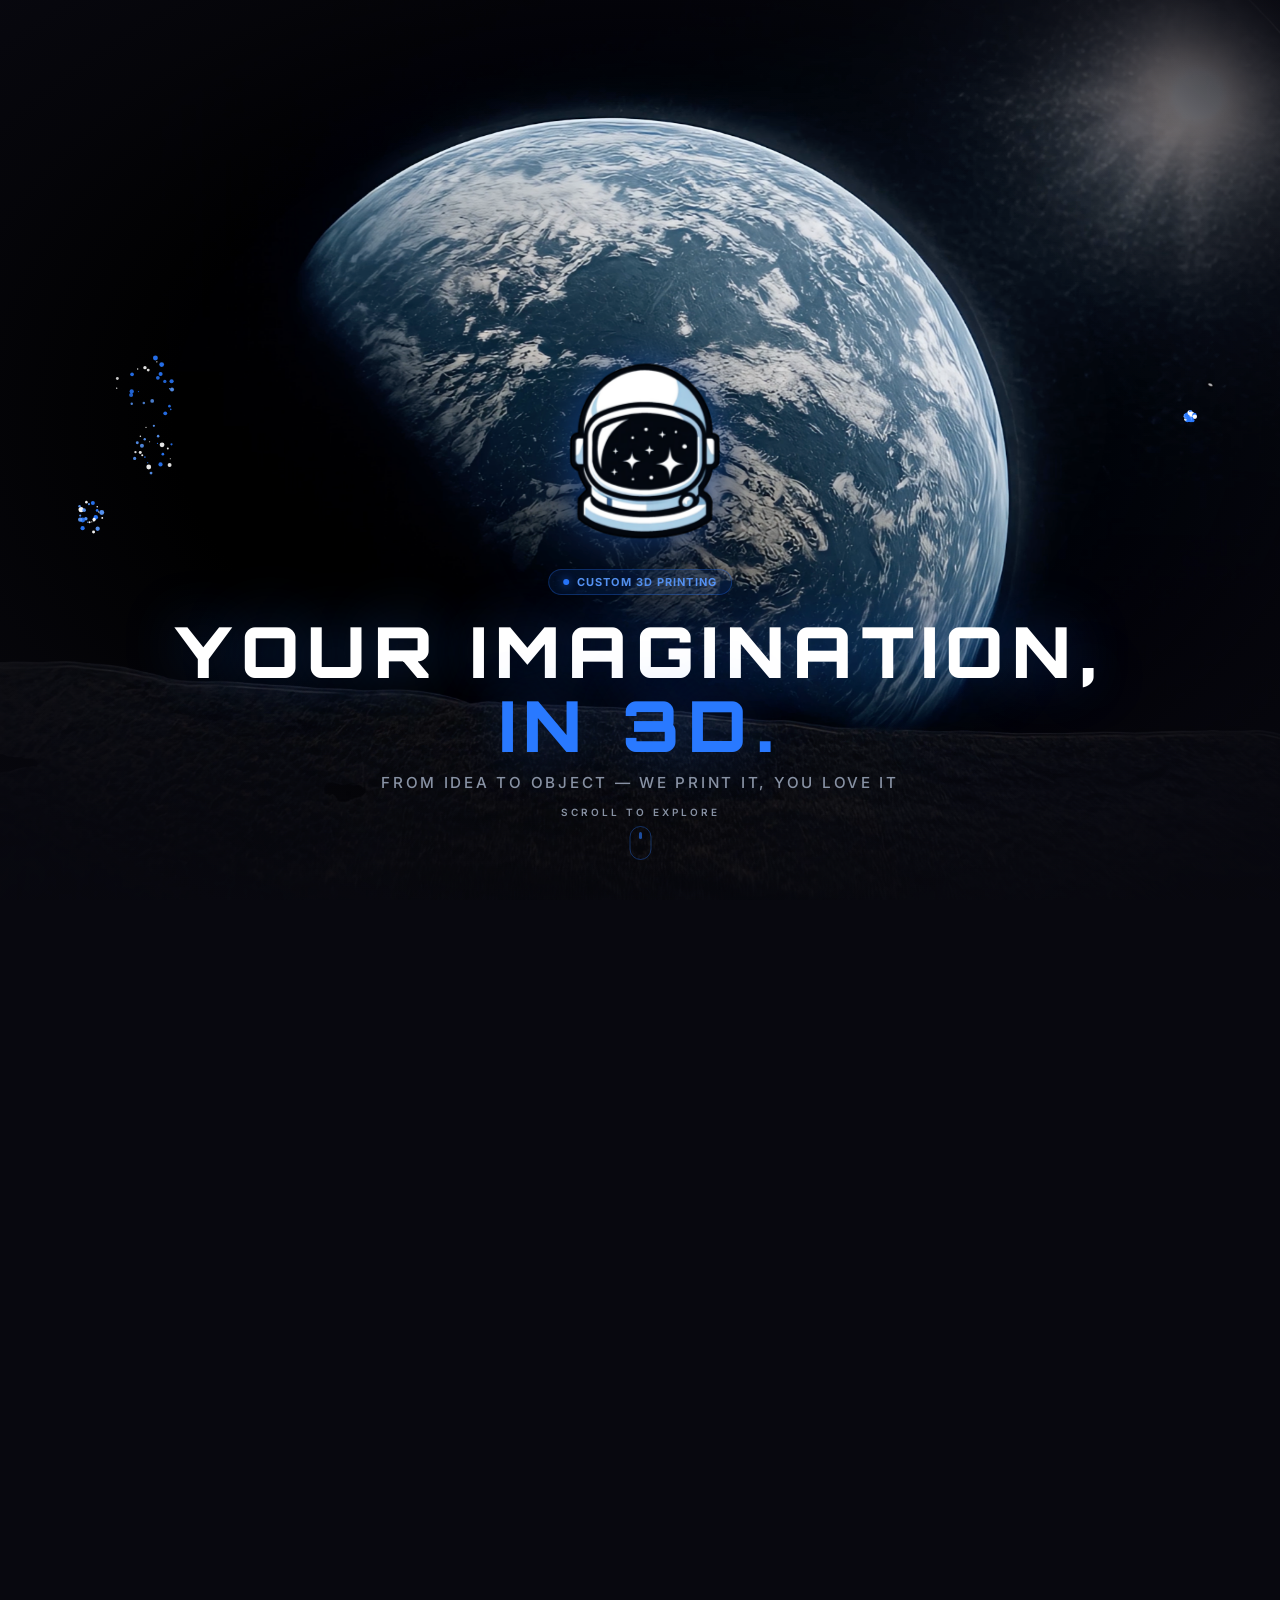
<file: index.html>
<!DOCTYPE html>
<html lang="en">
<head>
  <meta charset="UTF-8">
  <meta name="viewport" content="width=device-width, initial-scale=1.0">
  <title>SPACEMAN3D — Out-of-This-World 3D Printing</title>
  <link rel="preconnect" href="https://fonts.googleapis.com">
  <link rel="preconnect" href="https://fonts.gstatic.com" crossorigin>
  <link href="https://fonts.googleapis.com/css2?family=Orbitron:wght@400;500;600;700;800;900&family=Inter:wght@300;400;500;600;700;800&family=Space+Mono:wght@400;700&display=swap" rel="stylesheet">
  <style>
    /* ── DESIGN SYSTEM TOKENS ── */
    :root {
      --color-bg-deep:      #08080F;
      --color-bg-surface:   #0F1020;
      --color-bg-raised:    #161830;
      --color-blue-500:     #2979FF;
      --color-blue-400:     #5B9BFF;
      --color-blue-300:     #90BAFF;
      --color-blue-600:     #1565C0;
      --color-blue-glow:    rgba(41,121,255,0.35);
      --color-helmet-light: #A8C8E0;
      --color-white:        #FFFFFF;
      --color-fg1:          #E8EDF5;
      --color-fg2:          #B0BBCC;
      --color-fg3:          #8892A4;
      --color-border:       #1E2040;
      --color-border-strong:#262850;
      --glow-sm:            0 0 12px rgba(41,121,255,0.25);
      --glow-md:            0 0 24px rgba(41,121,255,0.35);
      --glow-lg:            0 0 48px rgba(41,121,255,0.45);
      --glow-cta:           0 0 16px rgba(41,121,255,0.55), 0 4px 24px rgba(0,0,0,0.5);
      --font-display:       'Orbitron', sans-serif;
      --font-body:          'Inter', sans-serif;
      --font-mono:          'Space Mono', monospace;
      --radius-sm:          6px;
      --radius-md:          12px;
      --radius-full:        9999px;
      --transition-fast:    150ms ease-out;
      --transition-base:    200ms ease-out;
    }

    *, *::before, *::after { margin: 0; padding: 0; box-sizing: border-box; }
    html { scroll-behavior: auto; }
    body {
      height: 700vh;
      background: var(--color-bg-deep);
      overscroll-behavior: none;
      font-family: var(--font-body);
      -webkit-font-smoothing: antialiased;
    }

    /* ── FIXED SCENE ── */
    .scene {
      position: fixed;
      inset: 0;
      overflow: hidden;
      background: var(--color-bg-deep);
    }

    /* ── STAR CANVAS ── */
    #starsCanvas {
      position: absolute;
      inset: 0;
      pointer-events: none;
      z-index: 1;
    }

    /* ── EARTH PHOTO ── */
    .earth-layer {
      position: absolute;
      inset: 0;
      z-index: 3;
      overflow: hidden;
    }
    .earth-layer img {
      width: 100%;
      height: 100%;
      object-fit: cover;
      object-position: center 22%;
      display: block;
      transform-origin: center center;
      will-change: transform;
    }
    /* Vignette — primes the eye for visor reveal */
    .earth-layer::after {
      content: '';
      position: absolute;
      inset: 0;
      background: radial-gradient(
        ellipse 70% 66% at 50% 46%,
        transparent 52%,
        rgba(8,8,15,0.6) 78%,
        rgba(8,8,15,0.95) 100%
      );
      pointer-events: none;
    }

    /* ── ASTRONAUT LAYER ── */
    .astro-layer {
      position: absolute;
      inset: 0;
      z-index: 2;
      opacity: 0;
    }
    .astro-layer img {
      width: 100%;
      height: 100%;
      object-fit: cover;
      object-position: center top;
      display: block;
      transform-origin: 50% 20%;
      will-change: transform, filter;
    }

    /* ── MOON ATMOSPHERE ── */
    .moon-atmo {
      position: absolute;
      bottom: 0; left: 0; right: 0;
      height: 32%;
      z-index: 6;
      background: linear-gradient(to top, rgba(8,8,15,0.8) 0%, transparent 100%);
      pointer-events: none;
      opacity: 0;
    }

    /* ── HEADER ── */
    .header {
      position: absolute;
      top: 0; left: 0; right: 0;
      z-index: 20;
      height: 64px;
      display: flex;
      align-items: center;
      justify-content: space-between;
      padding: 0 32px;
      background: rgba(8,8,15,0.0);
      backdrop-filter: blur(0px);
      border-bottom: 1px solid rgba(30,32,64,0);
      opacity: 0;
      transition: background var(--transition-base), border-color var(--transition-base), backdrop-filter var(--transition-base);
    }
    .header.visible {
      background: rgba(8,8,15,0.85);
      backdrop-filter: blur(16px);
      border-bottom-color: var(--color-border);
    }

    .header-logo {
      display: flex;
      align-items: center;
      gap: 12px;
      cursor: pointer;
    }
    .header-logo img {
      width: 36px;
      height: 36px;
      filter: drop-shadow(0 0 10px rgba(41,121,255,0.5));
    }
    .header-wordmark {
      font-family: var(--font-display);
      font-size: 18px;
      font-weight: 800;
      color: var(--color-white);
      letter-spacing: 0.08em;
      text-transform: uppercase;
    }
    .header-wordmark span { color: var(--color-blue-500); }

    .header-nav {
      display: flex;
      align-items: center;
      gap: 4px;
    }
    .header-nav-link {
      font-family: var(--font-body);
      font-size: 12px;
      font-weight: 700;
      letter-spacing: 0.06em;
      text-transform: uppercase;
      color: var(--color-fg3);
      padding: 6px 14px;
      border-radius: var(--radius-sm);
      background: transparent;
      border: none;
      cursor: pointer;
      transition: color var(--transition-fast), background var(--transition-fast);
      text-decoration: none;
    }
    .header-nav-link:hover {
      color: var(--color-blue-400);
      background: rgba(41,121,255,0.08);
    }

    .header-cta {
      font-family: var(--font-display);
      font-size: 11px;
      font-weight: 700;
      letter-spacing: 0.1em;
      text-transform: uppercase;
      padding: 8px 20px;
      border-radius: var(--radius-full);
      background: rgba(41,121,255,0.15);
      border: 1.5px solid rgba(41,121,255,0.4);
      color: var(--color-blue-400);
      cursor: pointer;
      transition: all var(--transition-fast);
    }
    .header-cta:hover {
      background: rgba(41,121,255,0.25);
      border-color: var(--color-blue-500);
      box-shadow: var(--glow-sm);
      color: var(--color-white);
    }

    /* ── BRAND LOGO (over Earth) ── */
    .brand-logo {
      position: absolute;
      top: 50%;
      left: 50%;
      transform: translate(-50%, -50%);
      width: clamp(140px, 18vw, 260px);
      height: auto;
      z-index: 11;
      pointer-events: none;
      filter: drop-shadow(0 0 24px rgba(41,121,255,0.45)) drop-shadow(0 8px 32px rgba(0,0,0,0.6));
      animation: brandFloat 6s ease-in-out infinite;
      will-change: transform, opacity;
    }
    @keyframes brandFloat {
      0%, 100% { transform: translate(-50%, calc(-50% - 4px)); }
      50%      { transform: translate(-50%, calc(-50% + 4px)); }
    }

    /* ── HERO BADGE ── */
    .hero-badge {
      display: inline-flex;
      align-items: center;
      gap: 8px;
      background: rgba(41,121,255,0.1);
      border: 1px solid rgba(41,121,255,0.3);
      border-radius: var(--radius-full);
      padding: 5px 14px;
      margin-bottom: 20px;
    }
    .hero-badge-dot {
      width: 6px; height: 6px;
      border-radius: 50%;
      background: var(--color-blue-500);
      box-shadow: 0 0 8px rgba(41,121,255,0.8);
    }
    .hero-badge-text {
      font-family: var(--font-body);
      font-size: 11px;
      font-weight: 700;
      color: var(--color-blue-400);
      letter-spacing: 0.1em;
      text-transform: uppercase;
    }

    /* ── HERO TAGLINE ── */
    .hero-tagline {
      position: absolute;
      bottom: 12%;
      left: 50%;
      transform: translateX(-50%);
      text-align: center;
      z-index: 10;
      pointer-events: none;
      white-space: nowrap;
      display: flex;
      flex-direction: column;
      align-items: center;
    }
    .hero-h1 {
      font-family: var(--font-display);
      font-weight: 900;
      font-size: clamp(2.2rem, 5.5vw, 4.8rem);
      color: var(--color-white);
      letter-spacing: 0.12em;
      text-transform: uppercase;
      line-height: 1.05;
      text-shadow: 0 0 60px rgba(41,121,255,0.4);
    }
    .hero-h1 span { color: var(--color-blue-500); }
    .hero-sub {
      font-family: var(--font-body);
      font-size: clamp(0.75rem, 1.3vw, 0.95rem);
      font-weight: 500;
      color: var(--color-fg3);
      letter-spacing: 0.18em;
      text-transform: uppercase;
      margin-top: 10px;
    }

    /* ── SCROLL HINT ── */
    .scroll-hint {
      position: absolute;
      bottom: 2.5rem;
      left: 50%;
      transform: translateX(-50%);
      z-index: 10;
      display: flex;
      flex-direction: column;
      align-items: center;
      gap: 8px;
      pointer-events: none;
    }
    .scroll-hint-text {
      font-family: var(--font-body);
      font-size: 10px;
      font-weight: 600;
      letter-spacing: 0.3em;
      color: var(--color-fg3);
      text-transform: uppercase;
    }
    .scroll-mouse {
      width: 22px; height: 34px;
      border: 1.5px solid rgba(41,121,255,0.35);
      border-radius: 11px;
      position: relative;
    }
    .scroll-mouse::after {
      content: '';
      position: absolute;
      top: 5px; left: 50%;
      transform: translateX(-50%);
      width: 3px; height: 7px;
      background: rgba(41,121,255,0.6);
      border-radius: 2px;
      animation: scrollDot 1.6s ease-in-out infinite;
    }
    @keyframes scrollDot {
      0%   { top: 5px; opacity: 1; }
      75%  { top: 17px; opacity: 0; }
      100% { top: 5px; opacity: 0; }
    }

    /* ── SIDE NAVIGATION (final state) ── */
    .nav-wrapper {
      position: absolute;
      inset: 0;
      z-index: 15;
      display: flex;
      align-items: center;
      pointer-events: none;
    }
    .nav-side {
      display: flex;
      flex-direction: column;
      gap: 16px;
    }
    .nav-side.left  { margin-left: 40px; }
    .nav-side.right { margin-left: auto; margin-right: 40px; align-items: flex-end; }

    .nav-item {
      display: flex;
      align-items: center;
      gap: 10px;
      text-decoration: none;
      opacity: 0;
      pointer-events: none;
      cursor: pointer;
      padding: 10px 18px;
      width: 220px;
      border-radius: var(--radius-md);
      background: rgba(15,16,32,0.75);
      border: 1px solid var(--color-border);
      backdrop-filter: blur(12px);
      transition: border-color var(--transition-fast), background var(--transition-fast), box-shadow var(--transition-fast);
    }
    .nav-side.right .nav-item { flex-direction: row-reverse; }

    .nav-item:hover {
      border-color: rgba(41,121,255,0.5);
      background: rgba(41,121,255,0.08);
      box-shadow: var(--glow-sm);
    }

    .nav-icon {
      width: 28px; height: 28px;
      border-radius: var(--radius-sm);
      background: rgba(41,121,255,0.12);
      border: 1px solid rgba(41,121,255,0.25);
      display: flex;
      align-items: center;
      justify-content: center;
      flex-shrink: 0;
      transition: background var(--transition-fast), border-color var(--transition-fast);
    }
    .nav-item:hover .nav-icon {
      background: rgba(41,121,255,0.22);
      border-color: rgba(41,121,255,0.5);
    }
    .nav-icon svg {
      width: 14px; height: 14px;
      stroke: var(--color-blue-400);
      fill: none;
      stroke-width: 2;
      stroke-linecap: round;
      stroke-linejoin: round;
    }

    .nav-text { display: flex; flex-direction: column; gap: 2px; }
    .nav-label {
      font-family: var(--font-display);
      font-size: 12px;
      font-weight: 700;
      letter-spacing: 0.12em;
      text-transform: uppercase;
      color: var(--color-fg1);
      transition: color var(--transition-fast);
    }
    .nav-item:hover .nav-label { color: var(--color-blue-400); }
    .nav-sublabel {
      font-family: var(--font-body);
      font-size: 10px;
      font-weight: 500;
      letter-spacing: 0.06em;
      color: var(--color-fg3);
      text-transform: uppercase;
    }

    /* ── EXPLORE CTA (center, final) ── */
    .explore-cta {
      position: absolute;
      bottom: 8%;
      left: 50%;
      transform: translateX(-50%);
      z-index: 16;
      text-align: center;
      pointer-events: none;
      opacity: 0;
      white-space: nowrap;
    }
    .explore-cta p {
      font-family: var(--font-body);
      font-size: 11px;
      font-weight: 600;
      letter-spacing: 0.25em;
      color: var(--color-fg3);
      text-transform: uppercase;
    }
    .explore-divider {
      width: 48px; height: 1px;
      background: linear-gradient(to right, transparent, rgba(41,121,255,0.45), transparent);
      margin: 8px auto;
    }

    /* ── SOCIAL BUTTONS ── */
    .social-bar {
      position: absolute;
      bottom: 2.2rem;
      right: 2.5rem;
      z-index: 16;
      display: flex;
      flex-direction: column;
      gap: 10px;
      opacity: 0;
      pointer-events: none;
    }
    .social-btn {
      width: 42px;
      height: 42px;
      border-radius: var(--radius-md);
      background: rgba(15,16,32,0.8);
      border: 1px solid var(--color-border);
      backdrop-filter: blur(12px);
      display: flex;
      align-items: center;
      justify-content: center;
      cursor: pointer;
      text-decoration: none;
      transition: border-color var(--transition-fast), background var(--transition-fast), box-shadow var(--transition-fast), transform var(--transition-fast);
    }
    .social-btn:hover {
      border-color: rgba(41,121,255,0.5);
      background: rgba(41,121,255,0.1);
      box-shadow: var(--glow-sm);
      transform: translateY(-2px);
    }
    .social-btn svg {
      width: 18px;
      height: 18px;
      fill: var(--color-fg3);
      transition: fill var(--transition-fast);
    }
    .social-btn:hover svg { fill: var(--color-blue-400); }

    /* ── PARTICLE CANVAS ── */
    #particleCanvas {
      position: absolute;
      inset: 0;
      z-index: 14;
      pointer-events: none;
    }

    /* ── MOBILE OPTIMIZATIONS ── */
    @media (max-width: 900px) {
      .header { padding: 0 16px; }
      .header-nav { display: none; }
      .header-wordmark { font-size: 16px; }
      .header-logo img { width: 32px; height: 32px; }
      .nav-side.left { margin-left: 16px; }
      .nav-side.right { margin-left: auto; margin-right: 16px; }
      .nav-item { width: 180px; padding: 8px 14px; }
      .nav-icon { width: 24px; height: 24px; }
      .nav-label { font-size: 11px; }
      .nav-sublabel { font-size: 9px; }
      .social-bar { right: 1.2rem; bottom: 1.5rem; gap: 8px; }
      .social-btn { width: 44px; height: 44px; }
      .social-btn svg { width: 16px; height: 16px; }
    }

    @media (max-width: 600px) {
      .header-wordmark { font-size: 14px; letter-spacing: 0.06em; }
      .header-logo { gap: 8px; }
      .hero-tagline { bottom: 22%; padding: 0 1.5rem; white-space: normal; }
      .hero-h1 { font-size: clamp(1.6rem, 8vw, 2.6rem) !important; letter-spacing: 0.08em; }
      .hero-sub { font-size: 0.7rem !important; letter-spacing: 0.2em; }

      /* Side nav — unified 2-col grid at bottom on phones */
      .nav-wrapper { display: grid; grid-template-columns: 1fr 1fr; align-content: end; align-items: center; gap: 8px; padding: 0 12px 5rem; }
      .nav-side { display: contents; }
      .nav-side.left, .nav-side.right { display: contents; }
      .nav-side.right .nav-item { flex-direction: row; }
      .nav-item { width: 100%; padding: 8px 10px; min-width: 0; }
      #nav-about { grid-column: 1 / -1; width: calc(50% - 4px); justify-self: center; }
      .nav-icon { width: 22px; height: 22px; }
      .nav-label { font-size: 10px; letter-spacing: 0.06em; }
      .nav-sublabel { font-size: 8px; }
      .nav-text { min-width: 0; overflow: hidden; }
      .nav-text > * { white-space: nowrap; overflow: hidden; text-overflow: ellipsis; }

      /* Move social bar to top-right on phones so it doesn't overlap nav */
      .social-bar { flex-direction: row; bottom: auto; right: 1rem; top: 0.8rem; z-index: 21; }
      .social-btn { width: 44px; height: 44px; }

      /* Ensure nav items meet 44px tap target */
      .nav-item { min-height: 44px; }

      /* Hide scroll hint when nav appears to avoid clutter */
      .scroll-hint { bottom: 1.2rem; }
      .scroll-hint span { font-size: 8px; letter-spacing: 0.25em; }

      .brand-logo { width: clamp(110px, 38vw, 200px); top: 32%; }
      .explore-cta { display: none; }
    }

    /* Very small phones (320px) — prevent tagline/nav overlap */
    @media (max-width: 380px) {
      .hero-tagline { bottom: 28%; }
      .hero-h1 { font-size: clamp(1.4rem, 7.5vw, 2rem) !important; }
      .hero-sub { font-size: 0.65rem !important; letter-spacing: 0.15em; }
      .nav-wrapper { padding: 0 8px 4.5rem; gap: 6px; }
      .nav-item { padding: 7px 8px; }
      .nav-label { font-size: 9px; }
      .nav-sublabel { font-size: 8px; }
    }

    /* Landscape on phones — keep things compact */
    @media (max-height: 500px) and (max-width: 900px) {
      .hero-tagline { bottom: 8%; }
      .nav-wrapper { padding-bottom: 1rem; }
    }
  </style>
  <script src="js/config.js"></script>
  <script src="js/auth-nav.js" defer></script>
</head>
<body>

<div class="scene" id="scene">

  <!-- Stars -->
  <canvas id="starsCanvas"></canvas>

  <!-- Astronaut on Moon (below Earth) -->
  <div class="astro-layer" id="astroLayer">
    <img id="astroImg" src="uploads/spaceman end of scroll.png" alt="Astronaut on the Moon">
  </div>

  <!-- Real Earth photo (top layer — fades out cinematically) -->
  <div class="earth-layer" id="earthLayer">
    <img id="earthImg" src="uploads/spaceman start of scroll.png" alt="Earth from the Moon">
  </div>

  <!-- Moon atmospheric glow -->
  <div class="moon-atmo" id="moonAtmo"></div>

  <!-- Particle canvas -->
  <canvas id="particleCanvas"></canvas>

  <!-- Header (appears at end of scroll) -->
  <header class="header" id="siteHeader">
    <div class="header-logo">
      <img src="assets/spaceman-helmet.png" alt="SPACEMAN3D">
      <span class="header-wordmark">SPACEMAN<span>3D</span></span>
    </div>
    <nav class="header-nav">
      <a class="header-nav-link" href="https://makerworld.com/en/@spaceman3d" target="_blank" rel="noopener">Shop</a>
      <a class="header-nav-link" href="model-creator.html">Model Creator</a>
      <a class="header-nav-link" href="custom.html">Custom</a>
      <a class="header-nav-link" href="about.html">About</a>
      <a class="header-nav-link" href="flight-school.html">Flight School</a>
    </nav>
    <div id="auth-nav-slot"></div>
  </header>

  <!-- Brand logo over Earth -->
  <img class="brand-logo" id="brandLogo" src="assets/spaceman-logo.png" alt="Spaceman3D" />

  <!-- Hero tagline (phase 1) -->
  <div class="hero-tagline" id="heroTagline">
    <div class="hero-badge">
      <div class="hero-badge-dot"></div>
      <span class="hero-badge-text">Custom 3D Printing</span>
    </div>
    <div class="hero-h1">YOUR IMAGINATION,<br><span>IN 3D.</span></div>
    <div class="hero-sub">From idea to object — we print it, you love it</div>
  </div>

  <!-- Side navigation (appears at end) -->
  <nav class="nav-wrapper" id="navWrapper">
    <div class="nav-side left">

      <a class="nav-item" id="nav-shop" href="https://makerworld.com/en/@spaceman3d" target="_blank" rel="noopener">
        <div class="nav-icon">
          <!-- shopping bag icon -->
          <svg viewBox="0 0 24 24"><path d="M6 2L3 6v14a2 2 0 002 2h14a2 2 0 002-2V6l-3-4z"/><line x1="3" y1="6" x2="21" y2="6"/><path d="M16 10a4 4 0 01-8 0"/></svg>
        </div>
        <div class="nav-text">
          <span class="nav-label">Shop</span>
          <span class="nav-sublabel">Browse models</span>
        </div>
      </a>

      <a class="nav-item" id="nav-creator" href="model-creator.html">
        <div class="nav-icon">
          <!-- cube/3d icon -->
          <svg viewBox="0 0 24 24"><path d="M21 16V8a2 2 0 00-1-1.73l-7-4a2 2 0 00-2 0l-7 4A2 2 0 003 8v8a2 2 0 001 1.73l7 4a2 2 0 002 0l7-4A2 2 0 0021 16z"/><polyline points="3.27 6.96 12 12.01 20.73 6.96"/><line x1="12" y1="22.08" x2="12" y2="12"/></svg>
        </div>
        <div class="nav-text">
          <span class="nav-label">Model Creator</span>
          <span class="nav-sublabel">Design your print</span>
        </div>
      </a>

      <a class="nav-item" id="nav-flight" href="flight-school.html">
        <div class="nav-icon">
          <!-- graduation cap icon -->
          <svg viewBox="0 0 24 24"><path d="M22 10v6M2 10l10-5 10 5-10 5z"/><path d="M6 12v5c3 3 9 3 12 0v-5"/></svg>
        </div>
        <div class="nav-text">
          <span class="nav-label">Flight School</span>
          <span class="nav-sublabel">Learn 3D printing</span>
        </div>
      </a>

    </div>
    <div class="nav-side right">

      <a class="nav-item" id="nav-custom" href="custom.html">
        <div class="nav-icon">
          <!-- pen tool / custom icon -->
          <svg viewBox="0 0 24 24"><path d="M12 20h9"/><path d="M16.5 3.5a2.121 2.121 0 013 3L7 19l-4 1 1-4L16.5 3.5z"/></svg>
        </div>
        <div class="nav-text">
          <span class="nav-label">Custom</span>
          <span class="nav-sublabel">Your vision, printed</span>
        </div>
      </a>

      <a class="nav-item" id="nav-about" href="about.html">
        <div class="nav-icon">
          <!-- rocket icon -->
          <svg viewBox="0 0 24 24"><path d="M4.5 16.5c-1.5 1.26-2 5-2 5s3.74-.5 5-2c.71-.84.7-2.13-.09-2.91a2.18 2.18 0 00-2.91-.09z"/><path d="M12 15l-3-3a22 22 0 012-3.95A12.88 12.88 0 0122 2c0 2.72-.78 7.5-6 11a22.35 22.35 0 01-4 2z"/><path d="M9 12H4s.55-3.03 2-4c1.62-1.08 5 0 5 0"/><path d="M12 15v5s3.03-.55 4-2c1.08-1.62 0-5 0-5"/></svg>
        </div>
        <div class="nav-text">
          <span class="nav-label">About</span>
          <span class="nav-sublabel">Our story</span>
        </div>
      </a>

    </div>
  </nav>

  <!-- Explore CTA -->
  <div class="explore-cta" id="exploreCta">
    <div class="explore-divider"></div>
    <p>Select a destination</p>
    <div class="explore-divider"></div>
  </div>

  <!-- Social buttons -->
  <div class="social-bar" id="socialBar">
    <a class="social-btn" href="https://www.tiktok.com/@spaceman_3d" target="_blank" rel="noopener" title="TikTok" id="social-tiktok">
      <!-- TikTok logo -->
      <svg viewBox="0 0 24 24" xmlns="http://www.w3.org/2000/svg">
        <path d="M19.59 6.69a4.83 4.83 0 01-3.77-4.25V2h-3.45v13.67a2.89 2.89 0 01-2.88 2.5 2.89 2.89 0 01-2.89-2.89 2.89 2.89 0 012.89-2.89c.28 0 .54.04.79.1V9.01a6.33 6.33 0 00-.79-.05 6.34 6.34 0 00-6.34 6.34 6.34 6.34 0 006.34 6.34 6.34 6.34 0 006.33-6.34V8.69a8.18 8.18 0 004.78 1.52V6.75a4.85 4.85 0 01-1.01-.06z"/>
      </svg>
    </a>
    <a class="social-btn" href="https://www.instagram.com/spaceman.3d/" target="_blank" rel="noopener" title="Instagram" id="social-instagram">
      <!-- Instagram logo -->
      <svg viewBox="0 0 24 24" xmlns="http://www.w3.org/2000/svg">
        <path d="M12 2.163c3.204 0 3.584.012 4.85.07 3.252.148 4.771 1.691 4.919 4.919.058 1.265.069 1.645.069 4.849 0 3.205-.012 3.584-.069 4.849-.149 3.225-1.664 4.771-4.919 4.919-1.266.058-1.644.07-4.85.07-3.204 0-3.584-.012-4.849-.07-3.26-.149-4.771-1.699-4.919-4.92-.058-1.265-.07-1.644-.07-4.849 0-3.204.013-3.583.07-4.849.149-3.227 1.664-4.771 4.919-4.919 1.266-.057 1.645-.069 4.849-.069zm0-2.163c-3.259 0-3.667.014-4.947.072-4.358.2-6.78 2.618-6.98 6.98-.059 1.281-.073 1.689-.073 4.948 0 3.259.014 3.668.072 4.948.2 4.358 2.618 6.78 6.98 6.98 1.281.058 1.689.072 4.948.072 3.259 0 3.668-.014 4.948-.072 4.354-.2 6.782-2.618 6.979-6.98.059-1.28.073-1.689.073-4.948 0-3.259-.014-3.667-.072-4.947-.196-4.354-2.617-6.78-6.979-6.98-1.281-.059-1.69-.073-4.949-.073zm0 5.838a6.162 6.162 0 100 12.324 6.162 6.162 0 000-12.324zM12 16a4 4 0 110-8 4 4 0 010 8zm6.406-11.845a1.44 1.44 0 100 2.881 1.44 1.44 0 000-2.881z"/>
      </svg>
    </a>
  </div>

  <!-- Scroll hint -->
  <div class="scroll-hint" id="scrollHint">
    <span class="scroll-hint-text">Scroll to explore</span>
    <div class="scroll-mouse"></div>
  </div>

</div>

<script>
  // ── HELPERS ──────────────────────────────────────────────
  function clamp(x, a, b) { return Math.max(a, Math.min(b, x)); }
  function c01(x, from, to) { return clamp((x - from) / (to - from), 0, 1); }
  function lerp(a, b, t)    { return a + (b - a) * t; }
  function easeOut3(t) { return 1 - Math.pow(1 - t, 3); }
  function easeOut2(t) { return 1 - Math.pow(1 - t, 2); }
  function easeInOut(t) { return t < 0.5 ? 2*t*t : -1+(4-2*t)*t; }

  // ── STARS ─────────────────────────────────────────────────
  // Design system: deep space bg, blue-tinted stars, twinkle
  const starsCanvas = document.getElementById('starsCanvas');
  const sCtx = starsCanvas.getContext('2d');
  let stars = [], starsOpacity = 0;

  function resizeStars() {
    starsCanvas.width = window.innerWidth;
    starsCanvas.height = window.innerHeight;
    stars = [];
    const count = Math.min(450, Math.floor(window.innerWidth * window.innerHeight / 2400));
    for (let i = 0; i < count; i++) {
      const roll = Math.random();
      // type: 0=normal, 1=flasher (dramatic pulse), 2=shimmer (fast flutter)
      const type = roll > 0.92 ? 1 : roll > 0.78 ? 2 : 0;
      stars.push({
        x: Math.random() * starsCanvas.width,
        y: Math.random() * starsCanvas.height,
        r: type === 1 ? Math.random() * 1.2 + 0.8 : Math.random() * 1.0 + 0.15,
        baseAlpha: type === 1 ? 0.9 : Math.random() * 0.65 + 0.2,
        phase: Math.random() * Math.PI * 2,
        phase2: Math.random() * Math.PI * 2,  // second harmonic for irregularity
        speed: type === 2 ? Math.random() * 3 + 2 : Math.random() * 0.6 + 0.25,
        speed2: Math.random() * 1.5 + 0.5,
        type,
        color: roll > 0.85 ? '#90BAFF' : roll > 0.7 ? '#A8C8E0' : '#FFFFFF',
        // flashers get a blue glow colour
        glowColor: 'rgba(41,121,255,0.6)',
      });
    }
  }

  function drawStars(time) {
    sCtx.clearRect(0, 0, starsCanvas.width, starsCanvas.height);
    if (starsOpacity <= 0.01) return;
    const t = time * 0.001;
    stars.forEach(s => {
      let twinkle, r;

      if (s.type === 1) {
        // Flasher: sharp bright spike using power curve — most of the time dim, occasional flash
        const raw = Math.sin(t * s.speed + s.phase);
        twinkle = Math.pow(Math.max(0, raw), 4);
        r = s.r * (0.6 + 0.7 * twinkle);
      } else if (s.type === 2) {
        // Shimmer: two overlapping fast frequencies create irregular flutter
        const a = 0.5 + 0.5 * Math.sin(t * s.speed + s.phase);
        const b = 0.5 + 0.5 * Math.sin(t * s.speed2 * 1.7 + s.phase2);
        twinkle = a * b;
        r = s.r;
      } else {
        // Normal: gentle two-harmonic sine
        const a = 0.5 + 0.5 * Math.sin(t * s.speed + s.phase);
        const b = 0.5 + 0.5 * Math.sin(t * s.speed2 + s.phase2);
        twinkle = 0.3 + 0.7 * (a * 0.6 + b * 0.4);
        r = s.r;
      }

      const alpha = s.baseAlpha * twinkle * starsOpacity;
      if (alpha < 0.01) return;

      // Bright flashers get a soft glow halo
      if (s.type === 1 && twinkle > 0.5) {
        const glow = sCtx.createRadialGradient(s.x, s.y, 0, s.x, s.y, r * 5);
        glow.addColorStop(0, `rgba(41,121,255,${0.35 * twinkle * starsOpacity})`);
        glow.addColorStop(1, 'rgba(41,121,255,0)');
        sCtx.fillStyle = glow;
        sCtx.beginPath();
        sCtx.arc(s.x, s.y, r * 5, 0, Math.PI * 2);
        sCtx.fill();

        // Cross flare on bright peak
        if (twinkle > 0.75) {
          const len = r * 6 * twinkle;
          sCtx.globalAlpha = alpha * 0.5;
          sCtx.strokeStyle = s.color;
          sCtx.lineWidth = 0.5;
          sCtx.beginPath();
          sCtx.moveTo(s.x - len, s.y); sCtx.lineTo(s.x + len, s.y);
          sCtx.moveTo(s.x, s.y - len); sCtx.lineTo(s.x, s.y + len);
          sCtx.stroke();
        }
      }

      sCtx.globalAlpha = alpha;
      sCtx.fillStyle = s.color;
      sCtx.beginPath();
      sCtx.arc(s.x, s.y, r, 0, Math.PI * 2);
      sCtx.fill();
    });
    sCtx.globalAlpha = 1;
  }

  window.addEventListener('resize', resizeStars);
  resizeStars();

  // ── PARTICLES ─────────────────────────────────────────────
  const pCanvas = document.getElementById('particleCanvas');
  const pCtx = pCanvas.getContext('2d');
  let particles = [];

  function resizeParticles() {
    pCanvas.width = window.innerWidth;
    pCanvas.height = window.innerHeight;
  }
  window.addEventListener('resize', resizeParticles);
  resizeParticles();

  // Design system: blue-500 and white burst
  function spawnBurst(x, y, count) {
    for (let i = 0; i < count; i++) {
      const angle = (Math.PI * 2 * i / count) + Math.random() * 0.5;
      const speed = Math.random() * 4 + 1.5;
      const roll = Math.random();
      particles.push({
        x, y,
        vx: Math.cos(angle) * speed,
        vy: Math.sin(angle) * speed,
        life: 1,
        decay: Math.random() * 0.022 + 0.012,
        r: Math.random() * 2.2 + 0.6,
        color: roll > 0.6 ? '#2979FF' : roll > 0.3 ? '#5B9BFF' : '#FFFFFF'
      });
    }
  }

  function updateParticles() {
    pCtx.clearRect(0, 0, pCanvas.width, pCanvas.height);
    particles = particles.filter(p => p.life > 0);
    particles.forEach(p => {
      p.x += p.vx; p.y += p.vy;
      p.vx *= 0.96; p.vy *= 0.96;
      p.life -= p.decay;
      if (p.life <= 0) return;
      pCtx.globalAlpha = Math.max(0, p.life);
      pCtx.fillStyle = p.color;
      pCtx.beginPath();
      pCtx.arc(p.x, p.y, p.r * p.life, 0, Math.PI * 2);
      pCtx.fill();
    });
    pCtx.globalAlpha = 1;
  }

  // ── ELEMENTS ─────────────────────────────────────────────
  const earthLayer  = document.getElementById('earthLayer');
  const earthImg    = document.getElementById('earthImg');
  const astroLayer  = document.getElementById('astroLayer');
  const astroImg    = document.getElementById('astroImg');
  const moonAtmo    = document.getElementById('moonAtmo');
  const siteHeader  = document.getElementById('siteHeader');
  const heroTagline = document.getElementById('heroTagline');
  const scrollHint  = document.getElementById('scrollHint');
  const brandLogo   = document.getElementById('brandLogo');
  const exploreCta  = document.getElementById('exploreCta');
  const navLeftItems  = [...document.querySelectorAll('.nav-side.left .nav-item')];
  const navRightItems = [...document.querySelectorAll('.nav-side.right .nav-item')];
  const allNavItems   = [...document.querySelectorAll('.nav-item')];

  let navBurstFired = false;

  // ── UPDATE ────────────────────────────────────────────────
  function update(p, time) {

    // Stars: appear with the brand deep-space vibe
    starsOpacity = easeOut2(c01(p, 0.10, 0.52));

    // Earth: breathe zoom, then fast cinematic fade
    earthImg.style.transform = `scale(${1.0 + 0.07 * easeInOut(c01(p, 0, 0.18))})`;
    earthLayer.style.opacity = 1 - easeOut3(c01(p, 0.10, 0.30));

    // Astronaut: fade in after Earth clears, zoom out 4x→1x from visor
    const astroFade  = easeOut2(c01(p, 0.16, 0.46));
    const zoomT      = easeInOut(c01(p, 0.10, 0.88));
    const astroScale = lerp(4.0, 1.0, zoomT);
    const astroTY    = lerp(30, 0, zoomT);

    // Rack-focus blur: peaks at transition midpoint, clears as astronaut sharpens
    const blurIn  = c01(p, 0.12, 0.22);
    const blurOut = c01(p, 0.22, 0.44);
    const blurPx  = lerp(0, 8, easeOut2(blurIn)) * (1 - easeOut2(blurOut));

    astroLayer.style.opacity = astroFade;
    astroImg.style.transform = `translateY(${astroTY}vh) scale(${astroScale})`;
    astroImg.style.filter    = blurPx > 0.15 ? `blur(${blurPx.toFixed(1)}px)` : 'none';

    // Moon atmosphere
    moonAtmo.style.opacity = easeOut2(c01(p, 0.72, 0.90));

    // Hero tagline
    const tagOp = 1 - easeOut3(c01(p, 0.04, 0.18));
    const tagTY = lerp(0, -18, c01(p, 0.04, 0.18));
    heroTagline.style.opacity = tagOp;
    heroTagline.style.transform = `translateX(-50%) translateY(${tagTY}px)`;

    // Scroll hint
    scrollHint.style.opacity = 1 - easeOut3(c01(p, 0.03, 0.12));

    // Brand logo: visible at rest, fades out quickly as scroll begins
    const logoFade = 1 - easeOut3(c01(p, 0.0, 0.10));
    brandLogo.style.opacity = logoFade;

    // Header: fade in + frosted glass effect
    const headerP = easeOut2(c01(p, 0.62, 0.80));
    siteHeader.style.opacity = headerP;
    if (headerP > 0.5) {
      siteHeader.classList.add('visible');
    } else {
      siteHeader.classList.remove('visible');
    }

    // Nav items fly in from sides with DS-style cards
    navLeftItems.forEach((item, i) => {
      const itemP = easeOut3(c01(p, 0.82 + i * 0.06, 1.0));
      item.style.opacity = itemP;
      item.style.transform = `translateX(${lerp(-60, 0, itemP)}px)`;
      item.style.pointerEvents = itemP > 0.7 ? 'all' : 'none';
    });
    navRightItems.forEach((item, i) => {
      const itemP = easeOut3(c01(p, 0.82 + i * 0.06, 1.0));
      item.style.opacity = itemP;
      item.style.transform = `translateX(${lerp(60, 0, itemP)}px)`;
      item.style.pointerEvents = itemP > 0.7 ? 'all' : 'none';
    });

    // Blue burst on nav entrance
    if (p > 0.84 && !navBurstFired) {
      navBurstFired = true;
      allNavItems.forEach((item, i) => {
        setTimeout(() => {
          const rect = item.getBoundingClientRect();
          spawnBurst(rect.left + rect.width / 2, rect.top + rect.height / 2, 24);
        }, i * 130);
      });
    }

    // Social buttons
    const socialP = easeOut3(c01(p, 0.88, 1.0));
    document.getElementById('socialBar').style.opacity = socialP;
    document.getElementById('socialBar').style.pointerEvents = socialP > 0.7 ? 'all' : 'none';
    document.getElementById('socialBar').style.transform = `translateY(${lerp(20, 0, socialP)}px)`;

    // Explore CTA
    exploreCta.style.opacity = easeOut2(c01(p, 0.92, 1.0));
  }

  // ── RESTORE SCROLL POSITION ──────────────────────────────
  // If user is returning from another page, jump straight to where they left off
  // so the nav menu stays revealed without re-scrolling.
  if ('scrollRestoration' in history) history.scrollRestoration = 'manual';
  const savedScroll = sessionStorage.getItem('sm3d_scroll');
  if (savedScroll !== null) {
    window.scrollTo(0, parseFloat(savedScroll));
  }
  window.addEventListener('scroll', () => {
    sessionStorage.setItem('sm3d_scroll', window.scrollY);
  }, { passive: true });

  // ── LOOP ─────────────────────────────────────────────────
  function animate(time) {
    const maxScroll = document.documentElement.scrollHeight - window.innerHeight;
    const p = maxScroll > 0 ? clamp(window.scrollY / maxScroll, 0, 1) : 0;
    update(p, time);
    drawStars(time);
    updateParticles();
    requestAnimationFrame(animate);
  }
  requestAnimationFrame(animate);

  // ── HOVER SPARKLES ────────────────────────────────────────
  allNavItems.forEach(item => {
    item.addEventListener('mouseenter', () => {
      const rect = item.getBoundingClientRect();
      spawnBurst(rect.left + rect.width / 2, rect.top + rect.height / 2, 10);
    });
    item.addEventListener('click', e => {
      // Allow navigation if href is a real link, prevent for "#"
      if (item.getAttribute('href') === '#') e.preventDefault();
    });
  });

  document.querySelectorAll('.header-nav-link, .header-cta, .social-btn').forEach(el => {
    el.addEventListener('click', e => {
      if (el.getAttribute('href') === '#' || !el.getAttribute('href')) e.preventDefault();
    });
  });
</script>
</body>
</html>
</file>
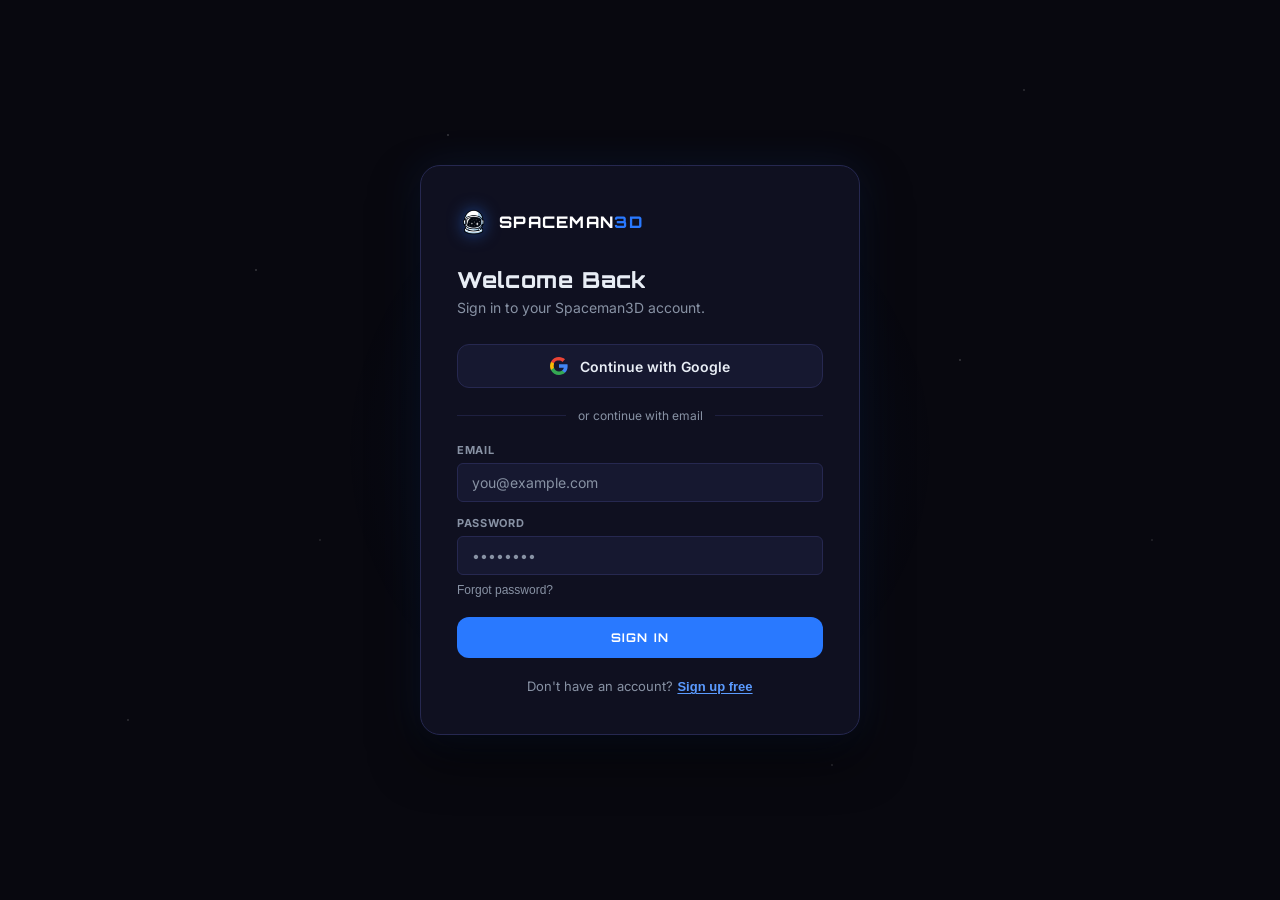
<file: admin/index.html>
<!DOCTYPE html>
<html lang="en">
<head>
  <meta charset="UTF-8">
  <meta name="viewport" content="width=device-width, initial-scale=1.0">
  <title>Admin — SPACEMAN3D</title>
  <link rel="preconnect" href="https://fonts.googleapis.com">
  <link rel="preconnect" href="https://fonts.gstatic.com" crossorigin>
  <link href="https://fonts.googleapis.com/css2?family=Orbitron:wght@400;700;800;900&family=Inter:wght@300;400;500;600;700&family=Space+Mono:wght@400;700&display=swap" rel="stylesheet">
  <script src="../js/config.js"></script>
  <style>
    :root {
      --color-bg-deep:      #08080F;
      --color-bg-surface:   #0F1020;
      --color-bg-raised:    #161830;
      --color-blue-500:     #2979FF;
      --color-blue-400:     #5B9BFF;
      --color-white:        #FFFFFF;
      --color-fg1:          #E8EDF5;
      --color-fg2:          #B0BBCC;
      --color-fg3:          #8892A4;
      --color-border:       #1E2040;
      --color-border-strong:#262850;
      --color-success:      #22D3A4;
      --color-warning:      #FBBF24;
      --color-error:        #FF4D6A;
      --font-display:       'Orbitron', sans-serif;
      --font-body:          'Inter', sans-serif;
      --font-mono:          'Space Mono', monospace;
      --radius-sm:          6px;
      --radius-md:          12px;
      --radius-full:        9999px;
      --transition-fast:    150ms ease-out;
    }

    *, *::before, *::after { margin: 0; padding: 0; box-sizing: border-box; }
    html, body { min-height: 100vh; }
    body {
      background: var(--color-bg-deep);
      font-family: var(--font-body);
      -webkit-font-smoothing: antialiased;
      color: var(--color-fg1);
    }

    /* ── HEADER ── */
    .header {
      height: 64px;
      background: rgba(8,8,15,0.95);
      backdrop-filter: blur(16px);
      border-bottom: 1px solid var(--color-border);
      display: flex;
      align-items: center;
      justify-content: space-between;
      padding: 0 32px;
      position: sticky;
      top: 0;
      z-index: 100;
    }
    .header-left { display: flex; align-items: center; gap: 16px; }
    .header-logo {
      display: flex; align-items: center; gap: 10px; text-decoration: none;
    }
    .header-logo img { width: 28px; height: 28px; filter: drop-shadow(0 0 8px rgba(41,121,255,0.5)); }
    .header-wordmark {
      font-family: var(--font-display);
      font-size: 14px; font-weight: 800;
      color: var(--color-white);
      letter-spacing: 0.08em; text-transform: uppercase;
    }
    .header-wordmark span { color: var(--color-blue-500); }
    .header-badge {
      padding: 3px 10px;
      background: rgba(255,77,106,0.12);
      border: 1px solid rgba(255,77,106,0.3);
      border-radius: var(--radius-full);
      font-size: 10px;
      font-weight: 700;
      letter-spacing: 0.08em;
      text-transform: uppercase;
      color: var(--color-error);
    }
    .btn-outline {
      padding: 7px 16px;
      border-radius: var(--radius-full);
      border: 1px solid var(--color-border-strong);
      background: transparent;
      color: var(--color-fg2);
      font-size: 12px; font-weight: 600;
      cursor: pointer; text-decoration: none;
      display: inline-flex; align-items: center;
      transition: border-color var(--transition-fast), color var(--transition-fast);
    }
    .btn-outline:hover { border-color: var(--color-blue-500); color: var(--color-blue-400); }

    /* ── LAYOUT ── */
    .layout { display: flex; min-height: calc(100vh - 64px); }

    /* Sidebar nav */
    .sidebar {
      width: 220px;
      flex-shrink: 0;
      background: var(--color-bg-surface);
      border-right: 1px solid var(--color-border);
      padding: 24px 0;
    }
    .sidebar-label {
      font-size: 10px;
      font-weight: 700;
      letter-spacing: 0.1em;
      text-transform: uppercase;
      color: var(--color-fg3);
      padding: 0 20px;
      margin-bottom: 8px;
    }
    .sidebar-item {
      display: flex;
      align-items: center;
      gap: 10px;
      padding: 10px 20px;
      font-size: 14px;
      font-weight: 500;
      color: var(--color-fg2);
      cursor: pointer;
      transition: background var(--transition-fast), color var(--transition-fast);
      border: none;
      background: none;
      width: 100%;
      text-align: left;
      border-left: 3px solid transparent;
    }
    .sidebar-item:hover { background: var(--color-bg-raised); color: var(--color-fg1); }
    .sidebar-item.active {
      background: rgba(41,121,255,0.08);
      color: var(--color-blue-400);
      border-left-color: var(--color-blue-500);
    }
    .sidebar-count {
      margin-left: auto;
      padding: 2px 7px;
      background: var(--color-bg-raised);
      border-radius: var(--radius-full);
      font-size: 11px;
      font-weight: 700;
      color: var(--color-fg3);
    }

    /* Content area */
    .content { flex: 1; padding: 40px; overflow-x: auto; }

    .tab-panel { display: none; }
    .tab-panel.active { display: block; }

    .content-title {
      font-family: var(--font-display);
      font-size: 18px;
      font-weight: 800;
      letter-spacing: 0.04em;
      margin-bottom: 24px;
    }

    /* ── TABLE ── */
    .table-wrap { overflow-x: auto; border-radius: var(--radius-md); border: 1px solid var(--color-border-strong); }
    table { width: 100%; border-collapse: collapse; min-width: 600px; }
    thead { background: var(--color-bg-raised); }
    th {
      padding: 12px 16px;
      text-align: left;
      font-size: 11px;
      font-weight: 700;
      letter-spacing: 0.06em;
      text-transform: uppercase;
      color: var(--color-fg3);
      white-space: nowrap;
    }
    td {
      padding: 14px 16px;
      font-size: 13px;
      color: var(--color-fg2);
      border-top: 1px solid var(--color-border);
      vertical-align: top;
    }
    tr:hover td { background: rgba(41,121,255,0.03); }
    .mono { font-family: var(--font-mono); font-size: 11px; color: var(--color-fg3); }

    /* Status badge */
    .badge {
      display: inline-flex;
      align-items: center;
      gap: 4px;
      padding: 2px 8px;
      border-radius: var(--radius-full);
      font-size: 10px;
      font-weight: 700;
      letter-spacing: 0.04em;
      text-transform: uppercase;
      white-space: nowrap;
    }
    .badge::before { content: ''; width: 5px; height: 5px; border-radius: 50%; background: currentColor; }
    .badge-active    { background: rgba(34,211,164,0.1); border: 1px solid rgba(34,211,164,0.25); color: var(--color-success); }
    .badge-paid      { background: rgba(34,211,164,0.1); border: 1px solid rgba(34,211,164,0.25); color: var(--color-success); }
    .badge-shipped   { background: rgba(41,121,255,0.1); border: 1px solid rgba(41,121,255,0.25); color: var(--color-blue-400); }
    .badge-prod      { background: rgba(251,191,36,0.1); border: 1px solid rgba(251,191,36,0.25); color: var(--color-warning); }
    .badge-pending   { background: rgba(136,146,164,0.1); border: 1px solid rgba(136,146,164,0.2); color: var(--color-fg3); }
    .badge-canceled  { background: rgba(255,77,106,0.1); border: 1px solid rgba(255,77,106,0.2); color: var(--color-error); }
    .badge-past_due  { background: rgba(255,77,106,0.1); border: 1px solid rgba(255,77,106,0.2); color: var(--color-error); }
    .badge-trialing  { background: rgba(251,191,36,0.1); border: 1px solid rgba(251,191,36,0.25); color: var(--color-warning); }

    /* ── DETAIL PANEL ── */
    .detail-overlay {
      position: fixed;
      inset: 0;
      background: rgba(8,8,15,0.7);
      backdrop-filter: blur(4px);
      z-index: 200;
      display: none;
      align-items: flex-start;
      justify-content: flex-end;
    }
    .detail-overlay.open { display: flex; }
    .detail-panel {
      width: 480px;
      max-width: 100vw;
      height: 100vh;
      background: var(--color-bg-surface);
      border-left: 1px solid var(--color-border-strong);
      overflow-y: auto;
      padding: 32px;
      display: flex;
      flex-direction: column;
      gap: 24px;
    }
    .detail-panel-header { display: flex; align-items: center; justify-content: space-between; }
    .detail-panel-title { font-family: var(--font-display); font-size: 16px; font-weight: 800; letter-spacing: 0.04em; }
    .btn-close {
      width: 32px; height: 32px;
      border: none;
      background: var(--color-bg-raised);
      border-radius: var(--radius-sm);
      color: var(--color-fg3);
      font-size: 18px;
      cursor: pointer;
      display: flex; align-items: center; justify-content: center;
      transition: color var(--transition-fast);
    }
    .btn-close:hover { color: var(--color-fg1); }

    .field-group { }
    .field-group-title {
      font-size: 11px;
      font-weight: 700;
      letter-spacing: 0.06em;
      text-transform: uppercase;
      color: var(--color-fg3);
      margin-bottom: 12px;
      padding-bottom: 8px;
      border-bottom: 1px solid var(--color-border);
    }
    .field-row { display: grid; grid-template-columns: 140px 1fr; gap: 8px; margin-bottom: 8px; }
    .field-key { font-size: 12px; color: var(--color-fg3); font-weight: 600; padding-top: 1px; }
    .field-val { font-size: 13px; color: var(--color-fg1); word-break: break-all; }

    /* Inline editable order status */
    .edit-row { display: flex; gap: 8px; align-items: center; flex-wrap: wrap; }
    select.edit-select {
      background: var(--color-bg-raised);
      border: 1px solid var(--color-border-strong);
      border-radius: var(--radius-sm);
      color: var(--color-fg1);
      font-size: 13px;
      padding: 6px 10px;
      outline: none;
      cursor: pointer;
    }
    input.edit-input {
      background: var(--color-bg-raised);
      border: 1px solid var(--color-border-strong);
      border-radius: var(--radius-sm);
      color: var(--color-fg1);
      font-size: 13px;
      padding: 6px 10px;
      outline: none;
      flex: 1;
      min-width: 0;
    }
    input.edit-input:focus, select.edit-select:focus { border-color: var(--color-blue-500); }
    .btn-save {
      padding: 6px 14px;
      background: var(--color-blue-500);
      border: none;
      border-radius: var(--radius-sm);
      color: var(--color-white);
      font-size: 12px;
      font-weight: 700;
      cursor: pointer;
      white-space: nowrap;
    }
    .btn-save:hover { background: var(--color-blue-400); }
    .save-feedback { font-size: 12px; color: var(--color-success); display: none; }
    .save-feedback.show { display: inline; }

    /* Loading / empty */
    .skeleton {
      background: linear-gradient(90deg, var(--color-bg-raised) 25%, var(--color-bg-surface) 50%, var(--color-bg-raised) 75%);
      background-size: 200% 100%;
      animation: shimmer 1.5s infinite;
      border-radius: var(--radius-sm);
    }
    @keyframes shimmer { 0% { background-position: 200% 0; } 100% { background-position: -200% 0; } }
    .empty { padding: 40px; text-align: center; color: var(--color-fg3); font-size: 14px; }

    /* ── FEATURE TOGGLE ── */
    .feature-filter-bar { display: flex; gap: 8px; margin-bottom: 20px; flex-wrap: wrap; }
    .feature-filter-btn {
      padding: 5px 14px;
      border-radius: var(--radius-full);
      border: 1px solid var(--color-border-strong);
      background: transparent;
      color: var(--color-fg3);
      font-size: 12px; font-weight: 600;
      cursor: pointer;
      transition: all var(--transition-fast);
    }
    .feature-filter-btn:hover { border-color: var(--color-blue-400); color: var(--color-blue-400); }
    .feature-filter-btn.active {
      background: rgba(41,121,255,0.12);
      border-color: rgba(41,121,255,0.4);
      color: var(--color-blue-400);
    }
    .feature-row {
      display: grid;
      grid-template-columns: 1fr auto;
      align-items: center;
      gap: 16px;
      padding: 16px 20px;
      border-bottom: 1px solid var(--color-border);
      transition: background var(--transition-fast);
    }
    .feature-row:last-child { border-bottom: none; }
    .feature-row:hover { background: rgba(41,121,255,0.03); }
    .feature-row-left { display: flex; align-items: flex-start; gap: 12px; min-width: 0; }
    .feature-app-dot {
      width: 8px; height: 8px;
      border-radius: 50%;
      flex-shrink: 0;
      margin-top: 5px;
    }
    .feature-app-dot.cookie { background: #FF9A3C; }
    .feature-app-dot.terrain3d { background: var(--color-blue-400); }
    .feature-info { min-width: 0; }
    .feature-label {
      font-size: 14px; font-weight: 600;
      color: var(--color-fg1);
      margin-bottom: 2px;
    }
    .feature-desc { font-size: 12px; color: var(--color-fg3); }
    .feature-app-tag {
      font-size: 10px; font-weight: 700; letter-spacing: 0.05em; text-transform: uppercase;
      padding: 2px 7px; border-radius: var(--radius-full);
      margin-left: 8px; vertical-align: middle;
    }
    .feature-app-tag.cookie { background: rgba(255,154,60,0.12); border: 1px solid rgba(255,154,60,0.3); color: #FF9A3C; }
    .feature-app-tag.terrain3d { background: rgba(41,121,255,0.12); border: 1px solid rgba(41,121,255,0.3); color: var(--color-blue-400); }

    /* Toggle switch */
    .toggle-wrap { display: flex; align-items: center; gap: 10px; flex-shrink: 0; }
    .toggle-label-free    { font-size: 11px; font-weight: 600; color: var(--color-fg3); transition: color var(--transition-fast); }
    .toggle-label-premium { font-size: 11px; font-weight: 600; color: var(--color-fg3); transition: color var(--transition-fast); }
    .toggle-wrap.is-premium .toggle-label-premium { color: var(--color-blue-400); }
    .toggle-wrap.is-free    .toggle-label-free    { color: var(--color-success); }
    .toggle {
      position: relative; width: 44px; height: 24px;
      cursor: pointer; flex-shrink: 0;
    }
    .toggle input { opacity: 0; width: 0; height: 0; position: absolute; }
    .toggle-track {
      position: absolute; inset: 0;
      background: rgba(34,211,164,0.2);
      border: 1px solid rgba(34,211,164,0.4);
      border-radius: 12px;
      transition: all 200ms ease;
    }
    .toggle input:checked ~ .toggle-track {
      background: rgba(41,121,255,0.2);
      border-color: rgba(41,121,255,0.5);
    }
    .toggle-thumb {
      position: absolute;
      top: 3px; left: 3px;
      width: 16px; height: 16px;
      border-radius: 50%;
      background: var(--color-success);
      transition: all 200ms ease;
      box-shadow: 0 1px 4px rgba(0,0,0,0.4);
    }
    .toggle input:checked ~ .toggle-track .toggle-thumb {
      transform: translateX(20px);
      background: var(--color-blue-400);
    }
    .features-table-wrap {
      background: var(--color-bg-surface);
      border: 1px solid var(--color-border-strong);
      border-radius: var(--radius-md);
      overflow: hidden;
    }
    .features-table-head {
      display: grid;
      grid-template-columns: 1fr auto;
      padding: 10px 20px;
      background: var(--color-bg-raised);
      border-bottom: 1px solid var(--color-border);
      font-size: 11px; font-weight: 700; letter-spacing: 0.06em;
      text-transform: uppercase; color: var(--color-fg3);
    }
  </style>
</head>
<body>

<header class="header">
  <div class="header-left">
    <a href="/" class="header-logo">
      <img src="../assets/spaceman-logo.png" alt="Spaceman3D">
      <span class="header-wordmark">SPACEMAN<span>3D</span></span>
    </a>
    <span class="header-badge">Admin</span>
  </div>
  <a href="/dashboard.html" class="btn-outline">Back to Dashboard</a>
</header>

<div class="layout">
  <!-- Sidebar -->
  <nav class="sidebar">
    <div class="sidebar-label">Sections</div>
    <button class="sidebar-item active" data-tab="orders">Orders <span class="sidebar-count" id="count-orders">—</span></button>
    <button class="sidebar-item" data-tab="users">Users <span class="sidebar-count" id="count-users">—</span></button>
    <button class="sidebar-item" data-tab="subscriptions">Subscriptions <span class="sidebar-count" id="count-subs">—</span></button>
    <button class="sidebar-item" data-tab="apps">Apps</button>
    <button class="sidebar-item" data-tab="features">Features</button>
  </nav>

  <!-- Main content -->
  <div class="content">

    <!-- ── ORDERS ── -->
    <div class="tab-panel active" id="tab-orders">
      <div class="content-title">Orders</div>
      <div class="table-wrap">
        <table>
          <thead>
            <tr>
              <th>Order ID</th>
              <th>Date</th>
              <th>Customer</th>
              <th>Items</th>
              <th>Total</th>
              <th>Status</th>
            </tr>
          </thead>
          <tbody id="tbody-orders">
            <tr><td colspan="6"><div class="skeleton" style="height:14px;margin:8px 0"></div></td></tr>
          </tbody>
        </table>
      </div>
    </div>

    <!-- ── USERS ── -->
    <div class="tab-panel" id="tab-users">
      <div class="content-title">Users</div>
      <div class="table-wrap">
        <table>
          <thead>
            <tr>
              <th>Email</th>
              <th>Name</th>
              <th>Role</th>
              <th>Subscriptions</th>
              <th>Joined</th>
            </tr>
          </thead>
          <tbody id="tbody-users">
            <tr><td colspan="5"><div class="skeleton" style="height:14px;margin:8px 0"></div></td></tr>
          </tbody>
        </table>
      </div>
    </div>

    <!-- ── SUBSCRIPTIONS ── -->
    <div class="tab-panel" id="tab-subscriptions">
      <div class="content-title">Subscriptions</div>
      <div class="table-wrap">
        <table>
          <thead>
            <tr>
              <th>Customer</th>
              <th>App</th>
              <th>Tier</th>
              <th>Status</th>
              <th>Renews</th>
              <th>Stripe ID</th>
            </tr>
          </thead>
          <tbody id="tbody-subs">
            <tr><td colspan="6"><div class="skeleton" style="height:14px;margin:8px 0"></div></td></tr>
          </tbody>
        </table>
      </div>
    </div>

    <!-- ── FEATURES ── -->
    <div class="tab-panel" id="tab-features">
      <div class="content-title">App Features</div>
      <div class="feature-filter-bar" id="feature-filter-bar">
        <button class="feature-filter-btn active" data-app="all">All Apps</button>
        <button class="feature-filter-btn" data-app="cookie">Cookie Cutter</button>
        <button class="feature-filter-btn" data-app="terrain3d">Terrain3D</button>
      </div>
      <div class="features-table-wrap">
        <div class="features-table-head">
          <span>Feature</span>
          <span>Free &nbsp;/&nbsp; Premium</span>
        </div>
        <div id="features-list">
          <div class="empty">Loading…</div>
        </div>
      </div>
    </div>

    <!-- ── APPS ── -->
    <div class="tab-panel" id="tab-apps">
      <div class="content-title">Registered Apps</div>
      <div class="table-wrap">
        <table>
          <thead>
            <tr>
              <th>App ID</th>
              <th>Name</th>
              <th>URL</th>
              <th>Status</th>
            </tr>
          </thead>
          <tbody id="tbody-apps">
            <tr><td colspan="4"><div class="skeleton" style="height:14px;margin:8px 0"></div></td></tr>
          </tbody>
        </table>
      </div>
    </div>

  </div>
</div>

<!-- ── ORDER DETAIL PANEL ── -->
<div class="detail-overlay" id="order-overlay">
  <div class="detail-panel" id="order-panel">
    <div class="detail-panel-header">
      <div class="detail-panel-title" id="panel-order-id">Order</div>
      <button class="btn-close" id="btn-close-order">×</button>
    </div>

    <div class="field-group">
      <div class="field-group-title">Customer</div>
      <div id="panel-customer"></div>
    </div>

    <div class="field-group">
      <div class="field-group-title">Shipping</div>
      <div id="panel-shipping"></div>
    </div>

    <div class="field-group">
      <div class="field-group-title">Items</div>
      <div id="panel-items"></div>
    </div>

    <div class="field-group">
      <div class="field-group-title">Order Status</div>
      <div class="edit-row">
        <select class="edit-select" id="status-select">
          <option value="pending_payment">Pending Payment</option>
          <option value="paid">Paid</option>
          <option value="in_production">In Production</option>
          <option value="printed">Printed</option>
          <option value="shipped">Shipped</option>
          <option value="canceled">Canceled</option>
          <option value="refunded">Refunded</option>
        </select>
        <button class="btn-save" id="btn-save-status">Save</button>
        <span class="save-feedback" id="status-saved">Saved</span>
      </div>
    </div>

    <div class="field-group">
      <div class="field-group-title">Tracking Number</div>
      <div class="edit-row">
        <input class="edit-input" type="text" id="tracking-input" placeholder="e.g. 1Z999AA10123456784">
        <button class="btn-save" id="btn-save-tracking">Save</button>
        <span class="save-feedback" id="tracking-saved">Saved</span>
      </div>
    </div>
  </div>
</div>

<!-- ── USER DETAIL PANEL ── -->
<div class="detail-overlay" id="user-overlay">
  <div class="detail-panel" id="user-panel">
    <div class="detail-panel-header">
      <div class="detail-panel-title" id="panel-user-email">User</div>
      <button class="btn-close" id="btn-close-user">×</button>
    </div>
    <div class="field-group">
      <div class="field-group-title">Account Info</div>
      <div id="panel-user-info"></div>
    </div>
    <div class="field-group">
      <div class="field-group-title">Subscriptions</div>
      <div id="panel-user-subs"></div>
    </div>
    <div class="field-group">
      <div class="field-group-title">Recent Orders</div>
      <div id="panel-user-orders"></div>
    </div>
  </div>
</div>

<script>
(function () {
  const API_URL = window.SM3D_CONFIG?.API_URL || 'https://api.spaceman3d.com';

  // ── Auth guard ────────────────────────────────────
  if (!localStorage.getItem('access_token')) {
    window.location.href = '/login.html?redirect=' + encodeURIComponent(window.location.href);
  }

  function authHeaders() {
    return { 'Content-Type': 'application/json', 'Authorization': `Bearer ${localStorage.getItem('access_token')}` };
  }

  async function apiFetch(path, options = {}) {
    const res = await fetch(`${API_URL}${path}`, { ...options, headers: { ...authHeaders(), ...(options.headers || {}) } });
    if (res.status === 401) {
      const userId = localStorage.getItem('user_id');
      const rt = localStorage.getItem('refresh_token');
      if (!userId || !rt) { redirectLogin(); return null; }
      const r = await fetch(`${API_URL}/auth/refresh`, {
        method: 'POST',
        headers: { 'Content-Type': 'application/json' },
        body: JSON.stringify({ userId, refreshToken: rt }),
      });
      if (!r.ok) { redirectLogin(); return null; }
      const { accessToken, refreshToken: newRefresh } = await r.json();
      localStorage.setItem('access_token', accessToken);
      localStorage.setItem('refresh_token', newRefresh);
      return fetch(`${API_URL}${path}`, { headers: authHeaders(), ...options });
    }
    if (res.status === 403) {
      document.body.innerHTML = '<div style="padding:80px;text-align:center;color:#FF4D6A;font-family:Orbitron,sans-serif;font-size:18px">Access Denied — Admin only</div>';
      return null;
    }
    return res;
  }

  function redirectLogin() {
    localStorage.clear();
    window.location.href = '/login.html';
  }

  // ── Tab nav ───────────────────────────────────────
  document.querySelectorAll('.sidebar-item').forEach((btn) => {
    btn.addEventListener('click', () => {
      document.querySelectorAll('.sidebar-item').forEach((b) => b.classList.remove('active'));
      document.querySelectorAll('.tab-panel').forEach((p) => p.classList.remove('active'));
      btn.classList.add('active');
      document.getElementById(`tab-${btn.dataset.tab}`).classList.add('active');
    });
  });

  // ── Helpers ───────────────────────────────────────
  function esc(s) {
    return String(s || '').replace(/&/g, '&amp;').replace(/</g, '&lt;').replace(/>/g, '&gt;');
  }

  function orderBadge(status) {
    const labels = { pending_payment: 'Pending', paid: 'Paid', in_production: 'In Production', printed: 'Printed', shipped: 'Shipped', canceled: 'Canceled', refunded: 'Refunded' };
    const cls = { pending_payment: 'pending', paid: 'paid', in_production: 'prod', printed: 'prod', shipped: 'shipped', canceled: 'canceled', refunded: 'canceled' };
    return `<span class="badge badge-${cls[status] || 'pending'}">${labels[status] || esc(status)}</span>`;
  }

  function subBadge(status) {
    const cls = { active: 'active', trialing: 'trialing', canceled: 'canceled', past_due: 'past_due' };
    return `<span class="badge badge-${cls[status] || 'pending'}">${esc(status)}</span>`;
  }

  function fmtDate(d) {
    return d ? new Date(d).toLocaleDateString('en-US', { month: 'short', day: 'numeric', year: 'numeric' }) : '—';
  }

  function fmtAddr(a) {
    if (!a) return '—';
    return [a.line1, a.line2, a.city, a.state, a.postal_code, a.country].filter(Boolean).join(', ');
  }

  function fieldRow(key, val) {
    return `<div class="field-row"><div class="field-key">${esc(key)}</div><div class="field-val">${val}</div></div>`;
  }

  // ── Current order ID in panel ─────────────────────
  let currentOrderId = null;

  // ── ORDERS ───────────────────────────────────────
  async function loadOrders() {
    const res = await apiFetch('/admin/orders');
    if (!res) return;
    const orders = await res.json();
    document.getElementById('count-orders').textContent = orders.length;

    const tbody = document.getElementById('tbody-orders');
    if (!orders.length) { tbody.innerHTML = '<tr><td colspan="6" class="empty">No orders yet.</td></tr>'; return; }

    tbody.innerHTML = orders.map((o) => {
      const items = (o.items || []).map((i) => esc(i.itemName)).join(', ') || '—';
      const customer = `${esc(o.shippingName || '')} <span class="mono">${esc(o.customerEmail)}</span>`;
      return `<tr style="cursor:pointer" data-order-id="${o.id}">
        <td><span class="mono">#${o.id.slice(0,8).toUpperCase()}</span></td>
        <td>${fmtDate(o.createdAt)}</td>
        <td>${customer}</td>
        <td style="max-width:200px;overflow:hidden;text-overflow:ellipsis;white-space:nowrap">${items}</td>
        <td>$${parseFloat(o.grandTotal).toFixed(2)}</td>
        <td>${orderBadge(o.orderStatus)}</td>
      </tr>`;
    }).join('');

    tbody.querySelectorAll('tr').forEach((row) => {
      row.addEventListener('click', () => openOrderPanel(row.dataset.orderId, orders));
    });
  }

  function openOrderPanel(orderId, orders) {
    currentOrderId = orderId;
    const o = orders.find((x) => x.id === orderId);
    if (!o) return;

    document.getElementById('panel-order-id').textContent = `#${o.id.slice(0, 8).toUpperCase()}`;

    document.getElementById('panel-customer').innerHTML =
      fieldRow('Email', `<span class="mono">${esc(o.customerEmail)}</span>`) +
      fieldRow('Name', esc(o.shippingName)) +
      fieldRow('Payment', esc(o.paymentStatus)) +
      fieldRow('Stripe ID', o.stripeCheckoutSessionId ? `<span class="mono">${esc(o.stripeCheckoutSessionId)}</span>` : '—');

    document.getElementById('panel-shipping').innerHTML =
      fieldRow('Address', esc(fmtAddr(o.shippingAddress))) +
      fieldRow('Method', esc(o.shippingMethod || 'Standard'));

    const itemsHtml = (o.items || []).map((item) => `
      <div style="padding:10px 12px;background:var(--color-bg-raised);border-radius:6px;margin-bottom:8px">
        <div style="font-weight:600;font-size:13px;margin-bottom:4px">${esc(item.itemName)}</div>
        <div style="font-size:11px;color:var(--color-fg3)">${[item.material, item.color].filter(Boolean).join(' · ')} · Qty ${item.quantity} · $${parseFloat(item.lineTotal).toFixed(2)}</div>
        <div style="font-size:11px;color:var(--color-fg3);margin-top:3px;word-break:break-all">STL ref: ${esc(item.stlFileRef)}</div>
      </div>`).join('');
    document.getElementById('panel-items').innerHTML = itemsHtml || '<div style="color:var(--color-fg3);font-size:13px">No items</div>';

    document.getElementById('status-select').value = o.orderStatus;
    document.getElementById('tracking-input').value = o.trackingNumber || '';
    document.getElementById('status-saved').classList.remove('show');
    document.getElementById('tracking-saved').classList.remove('show');

    document.getElementById('order-overlay').classList.add('open');
  }

  document.getElementById('btn-close-order').addEventListener('click', () => {
    document.getElementById('order-overlay').classList.remove('open');
  });
  document.getElementById('order-overlay').addEventListener('click', (e) => {
    if (e.target === document.getElementById('order-overlay')) document.getElementById('order-overlay').classList.remove('open');
  });

  document.getElementById('btn-save-status').addEventListener('click', async () => {
    if (!currentOrderId) return;
    const status = document.getElementById('status-select').value;
    const res = await apiFetch(`/admin/orders/${currentOrderId}/status`, {
      method: 'PATCH',
      body: JSON.stringify({ orderStatus: status }),
    });
    if (res && res.ok) {
      const saved = document.getElementById('status-saved');
      saved.classList.add('show');
      setTimeout(() => saved.classList.remove('show'), 2000);
      loadOrders(); // refresh table
    }
  });

  document.getElementById('btn-save-tracking').addEventListener('click', async () => {
    if (!currentOrderId) return;
    const tracking = document.getElementById('tracking-input').value.trim();
    if (!tracking) return;
    const res = await apiFetch(`/admin/orders/${currentOrderId}/tracking`, {
      method: 'PATCH',
      body: JSON.stringify({ trackingNumber: tracking }),
    });
    if (res && res.ok) {
      const saved = document.getElementById('tracking-saved');
      saved.classList.add('show');
      setTimeout(() => saved.classList.remove('show'), 2000);
      loadOrders();
    }
  });

  // ── USERS ─────────────────────────────────────────
  let usersCache = [];
  async function loadUsers() {
    const res = await apiFetch('/admin/users');
    if (!res) return;
    usersCache = await res.json();
    document.getElementById('count-users').textContent = usersCache.length;

    const tbody = document.getElementById('tbody-users');
    if (!usersCache.length) { tbody.innerHTML = '<tr><td colspan="5" class="empty">No users yet.</td></tr>'; return; }

    tbody.innerHTML = usersCache.map((u) => {
      const subs = (u.subscriptions || []).filter((s) => s.status === 'active' || s.status === 'trialing');
      const subText = subs.length ? subs.map((s) => `${s.appId}:${s.tier}`).join(', ') : 'None';
      return `<tr style="cursor:pointer" data-user-id="${u.id}">
        <td><span class="mono">${esc(u.email)}</span></td>
        <td>${esc([u.firstName, u.lastName].filter(Boolean).join(' ')) || '—'}</td>
        <td>${esc(u.role)}</td>
        <td style="font-size:12px;color:var(--color-fg3)">${esc(subText)}</td>
        <td>${fmtDate(u.createdAt)}</td>
      </tr>`;
    }).join('');

    tbody.querySelectorAll('tr').forEach((row) => {
      row.addEventListener('click', () => openUserPanel(row.dataset.userId));
    });
  }

  async function openUserPanel(userId) {
    const res = await apiFetch(`/admin/users/${userId}`);
    if (!res) return;
    const u = await res.json();

    document.getElementById('panel-user-email').textContent = u.email;

    document.getElementById('panel-user-info').innerHTML =
      fieldRow('Name', esc([u.firstName, u.lastName].filter(Boolean).join(' ') || '—')) +
      fieldRow('Role', esc(u.role)) +
      fieldRow('Stripe ID', u.stripeCustomerId ? `<span class="mono">${esc(u.stripeCustomerId)}</span>` : '—') +
      fieldRow('Joined', fmtDate(u.createdAt));

    const subsHtml = (u.subscriptions || []).length
      ? (u.subscriptions || []).map((s) => `
          <div style="display:flex;justify-content:space-between;align-items:center;padding:8px 12px;background:var(--color-bg-raised);border-radius:6px;margin-bottom:6px;font-size:12px">
            <span>${esc(s.appId)} · ${esc(s.tier)}</span>
            ${subBadge(s.status)}
          </div>`).join('')
      : '<div style="color:var(--color-fg3);font-size:13px">No subscriptions</div>';
    document.getElementById('panel-user-subs').innerHTML = subsHtml;

    const ordersHtml = (u.orders || []).slice(0, 5).length
      ? (u.orders || []).slice(0, 5).map((o) => `
          <div style="display:flex;justify-content:space-between;align-items:center;padding:8px 12px;background:var(--color-bg-raised);border-radius:6px;margin-bottom:6px;font-size:12px">
            <span class="mono">#${o.id.slice(0,8).toUpperCase()}</span>
            <span>$${parseFloat(o.grandTotal).toFixed(2)}</span>
            ${orderBadge(o.orderStatus)}
          </div>`).join('')
      : '<div style="color:var(--color-fg3);font-size:13px">No orders</div>';
    document.getElementById('panel-user-orders').innerHTML = ordersHtml;

    document.getElementById('user-overlay').classList.add('open');
  }

  document.getElementById('btn-close-user').addEventListener('click', () => {
    document.getElementById('user-overlay').classList.remove('open');
  });
  document.getElementById('user-overlay').addEventListener('click', (e) => {
    if (e.target === document.getElementById('user-overlay')) document.getElementById('user-overlay').classList.remove('open');
  });

  // ── SUBSCRIPTIONS ─────────────────────────────────
  async function loadSubscriptions() {
    const res = await apiFetch('/admin/subscriptions');
    if (!res) return;
    const subs = await res.json();
    document.getElementById('count-subs').textContent = subs.length;

    const tbody = document.getElementById('tbody-subs');
    if (!subs.length) { tbody.innerHTML = '<tr><td colspan="6" class="empty">No subscriptions yet.</td></tr>'; return; }

    tbody.innerHTML = subs.map((s) => {
      const name = s.user ? esc([s.user.firstName, s.user.lastName].filter(Boolean).join(' ') || s.user.email) : '—';
      return `<tr>
        <td>${name}<br><span class="mono">${esc(s.user?.email || '')}</span></td>
        <td>${esc(s.appId)}</td>
        <td style="text-transform:capitalize">${esc(s.tier)}</td>
        <td>${subBadge(s.status)}</td>
        <td>${fmtDate(s.currentPeriodEnd)}</td>
        <td><span class="mono">${esc(s.stripeSubscriptionId || '—')}</span></td>
      </tr>`;
    }).join('');
  }

  // ── APPS ─────────────────────────────────────────
  async function loadApps() {
    const tbody = document.getElementById('tbody-apps');
    try {
      const res = await apiFetch('/apps');
      if (!res || !res.ok) { tbody.innerHTML = '<tr><td colspan="4" class="empty">Failed to load apps.</td></tr>'; return; }
      const apps = await res.json();
      if (!apps.length) { tbody.innerHTML = '<tr><td colspan="4" class="empty">No apps registered.</td></tr>'; return; }

      tbody.innerHTML = apps.map((a) => `<tr>
        <td><span class="mono">${esc(a.appId)}</span></td>
        <td>${esc(a.name)}</td>
        <td><a href="${esc(a.baseUrl)}" target="_blank" style="color:var(--color-blue-400);font-size:12px">${esc(a.baseUrl)}</a></td>
        <td><span class="badge ${a.isActive ? 'badge-active' : 'badge-canceled'}">${a.isActive ? 'Active' : 'Inactive'}</span></td>
      </tr>`).join('');
    } catch {
      tbody.innerHTML = '<tr><td colspan="4" class="empty">Failed to load apps.</td></tr>';
    }
  }

  // ── FEATURES ──────────────────────────────────────
  let allFeatures = [];
  let featureFilter = 'all';

  async function loadFeatures() {
    const res = await apiFetch('/admin/features');
    if (!res) return;
    allFeatures = await res.json();
    renderFeatures();
  }

  function renderFeatures() {
    const list = document.getElementById('features-list');
    const visible = featureFilter === 'all' ? allFeatures : allFeatures.filter((f) => f.appId === featureFilter);
    if (!visible.length) { list.innerHTML = '<div class="empty">No features found.</div>'; return; }

    list.innerHTML = visible.map((f) => {
      const appClass = f.appId === 'cookie' ? 'cookie' : 'terrain3d';
      const appLabel = f.appId === 'cookie' ? 'Cookie Cutter' : 'Terrain3D';
      return `
        <div class="feature-row" data-id="${f.id}">
          <div class="feature-row-left">
            <span class="feature-app-dot ${appClass}"></span>
            <div class="feature-info">
              <div class="feature-label">
                ${esc(f.label)}
                <span class="feature-app-tag ${appClass}">${esc(appLabel)}</span>
              </div>
              <div class="feature-desc">${esc(f.description)}</div>
            </div>
          </div>
          <div class="toggle-wrap ${f.isPremium ? 'is-premium' : 'is-free'}" id="toggle-wrap-${f.id}">
            <span class="toggle-label-free">Free</span>
            <label class="toggle" title="${f.isPremium ? 'Premium' : 'Free'}">
              <input type="checkbox" ${f.isPremium ? 'checked' : ''} data-feature-id="${f.id}">
              <div class="toggle-track"><div class="toggle-thumb"></div></div>
            </label>
            <span class="toggle-label-premium">Premium</span>
          </div>
        </div>`;
    }).join('');

    // Wire up toggles
    list.querySelectorAll('input[type=checkbox][data-feature-id]').forEach((checkbox) => {
      checkbox.addEventListener('change', async () => {
        const featureId = checkbox.dataset.featureId;
        const isPremium = checkbox.checked;
        const feature = allFeatures.find((f) => f.id === featureId);
        if (!feature) return;

        // Optimistic UI update
        feature.isPremium = isPremium;
        const wrap = document.getElementById(`toggle-wrap-${featureId}`);
        wrap.classList.toggle('is-premium', isPremium);
        wrap.classList.toggle('is-free', !isPremium);

        // Persist to API
        await apiFetch(`/admin/features/${featureId}`, {
          method: 'PATCH',
          body: JSON.stringify({ isPremium }),
        });
      });
    });
  }

  // Feature filter chips
  document.getElementById('feature-filter-bar').addEventListener('click', (e) => {
    const btn = e.target.closest('.feature-filter-btn');
    if (!btn) return;
    document.querySelectorAll('.feature-filter-btn').forEach((b) => b.classList.remove('active'));
    btn.classList.add('active');
    featureFilter = btn.dataset.app;
    renderFeatures();
  });

  // ── Load all (verify admin role first) ────────────
  (async () => {
    const meRes = await apiFetch('/user/me');
    if (!meRes) return;
    const me = await meRes.json();
    if (me.role !== 'admin' && me.role !== 'super_admin') {
      document.body.innerHTML = '<div style="padding:80px;text-align:center;color:#FF4D6A;font-family:Orbitron,sans-serif;font-size:18px">Access Denied — Admin only</div>';
      return;
    }
    // Only load data after role is confirmed — never before
    await Promise.all([loadOrders(), loadUsers(), loadSubscriptions(), loadApps(), loadFeatures()]);
  })();
})();
</script>
</body>
</html>
</file>
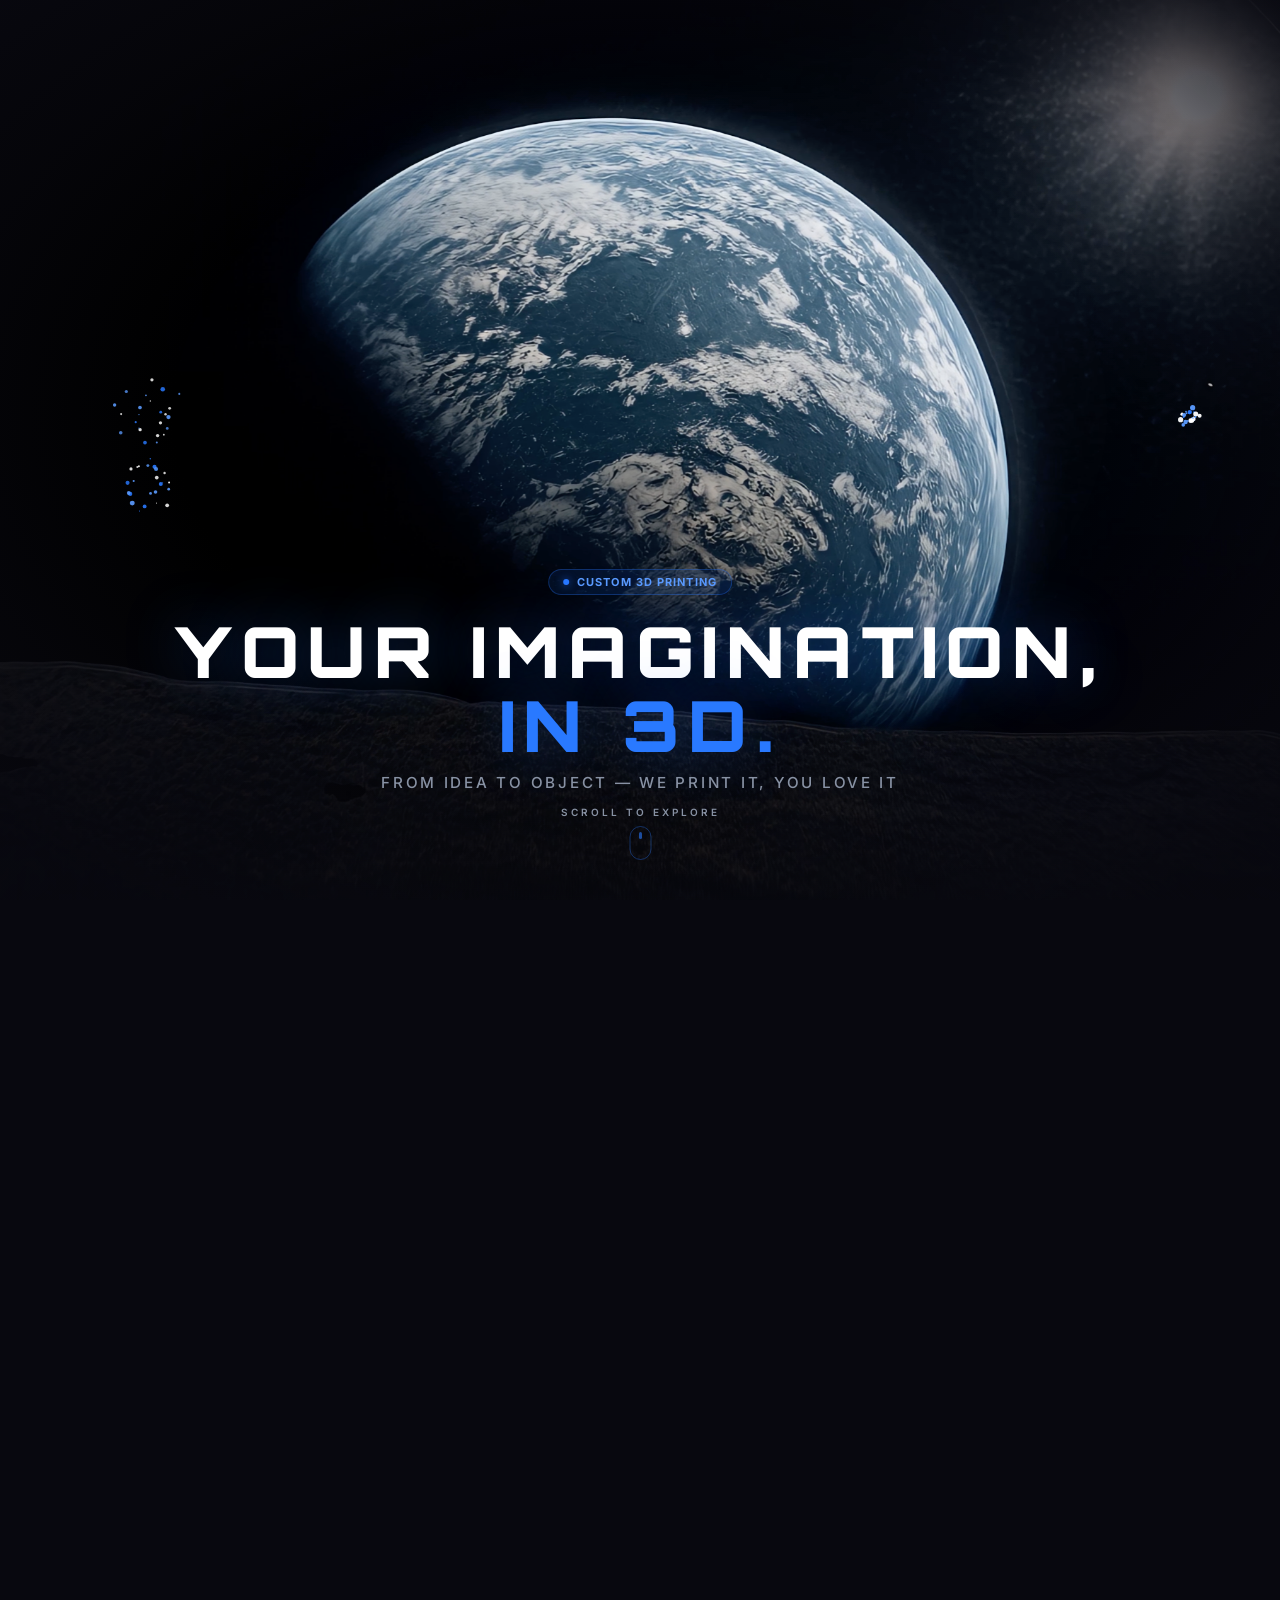
<file: design_handoff_spaceman3d_website/index.html>
<!DOCTYPE html>
<html lang="en">
<head>
  <meta charset="UTF-8">
  <meta name="viewport" content="width=device-width, initial-scale=1.0">
  <title>SPACEMAN3D — Out-of-This-World 3D Printing</title>
  <link rel="preconnect" href="https://fonts.googleapis.com">
  <link rel="preconnect" href="https://fonts.gstatic.com" crossorigin>
  <link href="https://fonts.googleapis.com/css2?family=Orbitron:wght@400;500;600;700;800;900&family=Inter:wght@300;400;500;600;700;800&family=Space+Mono:wght@400;700&display=swap" rel="stylesheet">
  <style>
    /* ── DESIGN SYSTEM TOKENS ── */
    :root {
      --color-bg-deep:      #08080F;
      --color-bg-surface:   #0F1020;
      --color-bg-raised:    #161830;
      --color-blue-500:     #2979FF;
      --color-blue-400:     #5B9BFF;
      --color-blue-300:     #90BAFF;
      --color-blue-600:     #1565C0;
      --color-blue-glow:    rgba(41,121,255,0.35);
      --color-helmet-light: #A8C8E0;
      --color-white:        #FFFFFF;
      --color-fg1:          #E8EDF5;
      --color-fg2:          #B0BBCC;
      --color-fg3:          #8892A4;
      --color-border:       #1E2040;
      --color-border-strong:#262850;
      --glow-sm:            0 0 12px rgba(41,121,255,0.25);
      --glow-md:            0 0 24px rgba(41,121,255,0.35);
      --glow-lg:            0 0 48px rgba(41,121,255,0.45);
      --glow-cta:           0 0 16px rgba(41,121,255,0.55), 0 4px 24px rgba(0,0,0,0.5);
      --font-display:       'Orbitron', sans-serif;
      --font-body:          'Inter', sans-serif;
      --font-mono:          'Space Mono', monospace;
      --radius-sm:          6px;
      --radius-md:          12px;
      --radius-full:        9999px;
      --transition-fast:    150ms ease-out;
      --transition-base:    200ms ease-out;
    }

    *, *::before, *::after { margin: 0; padding: 0; box-sizing: border-box; }
    html { scroll-behavior: auto; }
    body {
      height: 700vh;
      background: var(--color-bg-deep);
      overscroll-behavior: none;
      font-family: var(--font-body);
      -webkit-font-smoothing: antialiased;
    }

    /* ── FIXED SCENE ── */
    .scene {
      position: fixed;
      inset: 0;
      overflow: hidden;
      background: var(--color-bg-deep);
    }

    /* ── STAR CANVAS ── */
    #starsCanvas {
      position: absolute;
      inset: 0;
      pointer-events: none;
      z-index: 1;
    }

    /* ── EARTH PHOTO ── */
    .earth-layer {
      position: absolute;
      inset: 0;
      z-index: 3;
      overflow: hidden;
    }
    .earth-layer img {
      width: 100%;
      height: 100%;
      object-fit: cover;
      object-position: center 22%;
      display: block;
      transform-origin: center center;
      will-change: transform;
    }
    /* Vignette — primes the eye for visor reveal */
    .earth-layer::after {
      content: '';
      position: absolute;
      inset: 0;
      background: radial-gradient(
        ellipse 70% 66% at 50% 46%,
        transparent 52%,
        rgba(8,8,15,0.6) 78%,
        rgba(8,8,15,0.95) 100%
      );
      pointer-events: none;
    }

    /* ── ASTRONAUT LAYER ── */
    .astro-layer {
      position: absolute;
      inset: 0;
      z-index: 2;
      opacity: 0;
    }
    .astro-layer img {
      width: 100%;
      height: 100%;
      object-fit: cover;
      object-position: center top;
      display: block;
      transform-origin: 50% 20%;
      will-change: transform, filter;
    }

    /* ── MOON ATMOSPHERE ── */
    .moon-atmo {
      position: absolute;
      bottom: 0; left: 0; right: 0;
      height: 32%;
      z-index: 6;
      background: linear-gradient(to top, rgba(8,8,15,0.8) 0%, transparent 100%);
      pointer-events: none;
      opacity: 0;
    }

    /* ── HEADER ── */
    .header {
      position: absolute;
      top: 0; left: 0; right: 0;
      z-index: 20;
      height: 64px;
      display: flex;
      align-items: center;
      justify-content: space-between;
      padding: 0 32px;
      background: rgba(8,8,15,0.0);
      backdrop-filter: blur(0px);
      border-bottom: 1px solid rgba(30,32,64,0);
      opacity: 0;
      transition: background var(--transition-base), border-color var(--transition-base), backdrop-filter var(--transition-base);
    }
    .header.visible {
      background: rgba(8,8,15,0.85);
      backdrop-filter: blur(16px);
      border-bottom-color: var(--color-border);
    }

    .header-logo {
      display: flex;
      align-items: center;
      gap: 12px;
      cursor: pointer;
    }
    .header-logo img {
      width: 36px;
      height: 36px;
      filter: drop-shadow(0 0 10px rgba(41,121,255,0.5));
    }
    .header-wordmark {
      font-family: var(--font-display);
      font-size: 18px;
      font-weight: 800;
      color: var(--color-white);
      letter-spacing: 0.08em;
      text-transform: uppercase;
    }
    .header-wordmark span { color: var(--color-blue-500); }

    .header-nav {
      display: flex;
      align-items: center;
      gap: 4px;
    }
    .header-nav-link {
      font-family: var(--font-body);
      font-size: 12px;
      font-weight: 700;
      letter-spacing: 0.06em;
      text-transform: uppercase;
      color: var(--color-fg3);
      padding: 6px 14px;
      border-radius: var(--radius-sm);
      background: transparent;
      border: none;
      cursor: pointer;
      transition: color var(--transition-fast), background var(--transition-fast);
      text-decoration: none;
    }
    .header-nav-link:hover {
      color: var(--color-blue-400);
      background: rgba(41,121,255,0.08);
    }

    .header-cta {
      font-family: var(--font-display);
      font-size: 11px;
      font-weight: 700;
      letter-spacing: 0.1em;
      text-transform: uppercase;
      padding: 8px 20px;
      border-radius: var(--radius-full);
      background: rgba(41,121,255,0.15);
      border: 1.5px solid rgba(41,121,255,0.4);
      color: var(--color-blue-400);
      cursor: pointer;
      transition: all var(--transition-fast);
    }
    .header-cta:hover {
      background: rgba(41,121,255,0.25);
      border-color: var(--color-blue-500);
      box-shadow: var(--glow-sm);
      color: var(--color-white);
    }

    /* ── HERO BADGE ── */
    .hero-badge {
      display: inline-flex;
      align-items: center;
      gap: 8px;
      background: rgba(41,121,255,0.1);
      border: 1px solid rgba(41,121,255,0.3);
      border-radius: var(--radius-full);
      padding: 5px 14px;
      margin-bottom: 20px;
    }
    .hero-badge-dot {
      width: 6px; height: 6px;
      border-radius: 50%;
      background: var(--color-blue-500);
      box-shadow: 0 0 8px rgba(41,121,255,0.8);
    }
    .hero-badge-text {
      font-family: var(--font-body);
      font-size: 11px;
      font-weight: 700;
      color: var(--color-blue-400);
      letter-spacing: 0.1em;
      text-transform: uppercase;
    }

    /* ── HERO TAGLINE ── */
    .hero-tagline {
      position: absolute;
      bottom: 12%;
      left: 50%;
      transform: translateX(-50%);
      text-align: center;
      z-index: 10;
      pointer-events: none;
      white-space: nowrap;
      display: flex;
      flex-direction: column;
      align-items: center;
    }
    .hero-h1 {
      font-family: var(--font-display);
      font-weight: 900;
      font-size: clamp(2.2rem, 5.5vw, 4.8rem);
      color: var(--color-white);
      letter-spacing: 0.12em;
      text-transform: uppercase;
      line-height: 1.05;
      text-shadow: 0 0 60px rgba(41,121,255,0.4);
    }
    .hero-h1 span { color: var(--color-blue-500); }
    .hero-sub {
      font-family: var(--font-body);
      font-size: clamp(0.75rem, 1.3vw, 0.95rem);
      font-weight: 500;
      color: var(--color-fg3);
      letter-spacing: 0.18em;
      text-transform: uppercase;
      margin-top: 10px;
    }

    /* ── SCROLL HINT ── */
    .scroll-hint {
      position: absolute;
      bottom: 2.5rem;
      left: 50%;
      transform: translateX(-50%);
      z-index: 10;
      display: flex;
      flex-direction: column;
      align-items: center;
      gap: 8px;
      pointer-events: none;
    }
    .scroll-hint-text {
      font-family: var(--font-body);
      font-size: 10px;
      font-weight: 600;
      letter-spacing: 0.3em;
      color: var(--color-fg3);
      text-transform: uppercase;
    }
    .scroll-mouse {
      width: 22px; height: 34px;
      border: 1.5px solid rgba(41,121,255,0.35);
      border-radius: 11px;
      position: relative;
    }
    .scroll-mouse::after {
      content: '';
      position: absolute;
      top: 5px; left: 50%;
      transform: translateX(-50%);
      width: 3px; height: 7px;
      background: rgba(41,121,255,0.6);
      border-radius: 2px;
      animation: scrollDot 1.6s ease-in-out infinite;
    }
    @keyframes scrollDot {
      0%   { top: 5px; opacity: 1; }
      75%  { top: 17px; opacity: 0; }
      100% { top: 5px; opacity: 0; }
    }

    /* ── SIDE NAVIGATION (final state) ── */
    .nav-wrapper {
      position: absolute;
      inset: 0;
      z-index: 15;
      display: flex;
      align-items: center;
      pointer-events: none;
    }
    .nav-side {
      display: flex;
      flex-direction: column;
      gap: 16px;
    }
    .nav-side.left  { margin-left: 40px; }
    .nav-side.right { margin-left: auto; margin-right: 40px; align-items: flex-end; }

    .nav-item {
      display: flex;
      align-items: center;
      gap: 10px;
      text-decoration: none;
      opacity: 0;
      pointer-events: none;
      cursor: pointer;
      padding: 10px 18px;
      width: 220px;
      border-radius: var(--radius-md);
      background: rgba(15,16,32,0.75);
      border: 1px solid var(--color-border);
      backdrop-filter: blur(12px);
      transition: border-color var(--transition-fast), background var(--transition-fast), box-shadow var(--transition-fast);
    }
    .nav-side.right .nav-item { flex-direction: row-reverse; }

    .nav-item:hover {
      border-color: rgba(41,121,255,0.5);
      background: rgba(41,121,255,0.08);
      box-shadow: var(--glow-sm);
    }

    .nav-icon {
      width: 28px; height: 28px;
      border-radius: var(--radius-sm);
      background: rgba(41,121,255,0.12);
      border: 1px solid rgba(41,121,255,0.25);
      display: flex;
      align-items: center;
      justify-content: center;
      flex-shrink: 0;
      transition: background var(--transition-fast), border-color var(--transition-fast);
    }
    .nav-item:hover .nav-icon {
      background: rgba(41,121,255,0.22);
      border-color: rgba(41,121,255,0.5);
    }
    .nav-icon svg {
      width: 14px; height: 14px;
      stroke: var(--color-blue-400);
      fill: none;
      stroke-width: 2;
      stroke-linecap: round;
      stroke-linejoin: round;
    }

    .nav-text { display: flex; flex-direction: column; gap: 2px; }
    .nav-label {
      font-family: var(--font-display);
      font-size: 12px;
      font-weight: 700;
      letter-spacing: 0.12em;
      text-transform: uppercase;
      color: var(--color-fg1);
      transition: color var(--transition-fast);
    }
    .nav-item:hover .nav-label { color: var(--color-blue-400); }
    .nav-sublabel {
      font-family: var(--font-body);
      font-size: 10px;
      font-weight: 500;
      letter-spacing: 0.06em;
      color: var(--color-fg3);
      text-transform: uppercase;
    }

    /* ── EXPLORE CTA (center, final) ── */
    .explore-cta {
      position: absolute;
      bottom: 8%;
      left: 50%;
      transform: translateX(-50%);
      z-index: 16;
      text-align: center;
      pointer-events: none;
      opacity: 0;
      white-space: nowrap;
    }
    .explore-cta p {
      font-family: var(--font-body);
      font-size: 11px;
      font-weight: 600;
      letter-spacing: 0.25em;
      color: var(--color-fg3);
      text-transform: uppercase;
    }
    .explore-divider {
      width: 48px; height: 1px;
      background: linear-gradient(to right, transparent, rgba(41,121,255,0.45), transparent);
      margin: 8px auto;
    }

    /* ── SOCIAL BUTTONS ── */
    .social-bar {
      position: absolute;
      bottom: 2.2rem;
      right: 2.5rem;
      z-index: 16;
      display: flex;
      flex-direction: column;
      gap: 10px;
      opacity: 0;
      pointer-events: none;
    }
    .social-btn {
      width: 42px;
      height: 42px;
      border-radius: var(--radius-md);
      background: rgba(15,16,32,0.8);
      border: 1px solid var(--color-border);
      backdrop-filter: blur(12px);
      display: flex;
      align-items: center;
      justify-content: center;
      cursor: pointer;
      text-decoration: none;
      transition: border-color var(--transition-fast), background var(--transition-fast), box-shadow var(--transition-fast), transform var(--transition-fast);
    }
    .social-btn:hover {
      border-color: rgba(41,121,255,0.5);
      background: rgba(41,121,255,0.1);
      box-shadow: var(--glow-sm);
      transform: translateY(-2px);
    }
    .social-btn svg {
      width: 18px;
      height: 18px;
      fill: var(--color-fg3);
      transition: fill var(--transition-fast);
    }
    .social-btn:hover svg { fill: var(--color-blue-400); }

    /* ── PARTICLE CANVAS ── */
    #particleCanvas {
      position: absolute;
      inset: 0;
      z-index: 14;
      pointer-events: none;
    }
  </style>
</head>
<body>

<div class="scene" id="scene">

  <!-- Stars -->
  <canvas id="starsCanvas"></canvas>

  <!-- Astronaut on Moon (below Earth) -->
  <div class="astro-layer" id="astroLayer">
    <img id="astroImg" src="uploads/spaceman end of scroll.png" alt="Astronaut on the Moon">
  </div>

  <!-- Real Earth photo (top layer — fades out cinematically) -->
  <div class="earth-layer" id="earthLayer">
    <img id="earthImg" src="uploads/spaceman start of scroll.png" alt="Earth from the Moon">
  </div>

  <!-- Moon atmospheric glow -->
  <div class="moon-atmo" id="moonAtmo"></div>

  <!-- Particle canvas -->
  <canvas id="particleCanvas"></canvas>

  <!-- Header (appears at end of scroll) -->
  <header class="header" id="siteHeader">
    <div class="header-logo">
      <img src="assets/spaceman-helmet.png" alt="SPACEMAN3D">
      <span class="header-wordmark">SPACEMAN<span>3D</span></span>
    </div>
    <nav class="header-nav">
      <a class="header-nav-link" href="https://makerworld.com/en/@spaceman3d" target="_blank" rel="noopener">Shop</a>
      <a class="header-nav-link" href="model-creator.html">Model Creator</a>
      <a class="header-nav-link" href="custom.html">Custom</a>
      <a class="header-nav-link" href="#">Gallery</a>
    </nav>
    <button class="header-cta">Launch Your Print</button>
  </header>

  <!-- Hero tagline (phase 1) -->
  <div class="hero-tagline" id="heroTagline">
    <div class="hero-badge">
      <div class="hero-badge-dot"></div>
      <span class="hero-badge-text">Custom 3D Printing</span>
    </div>
    <div class="hero-h1">YOUR IMAGINATION,<br><span>IN 3D.</span></div>
    <div class="hero-sub">From idea to object — we print it, you love it</div>
  </div>

  <!-- Side navigation (appears at end) -->
  <nav class="nav-wrapper" id="navWrapper">
    <div class="nav-side left">

      <a class="nav-item" id="nav-shop" href="https://makerworld.com/en/@spaceman3d" target="_blank" rel="noopener">
        <div class="nav-icon">
          <!-- shopping bag icon -->
          <svg viewBox="0 0 24 24"><path d="M6 2L3 6v14a2 2 0 002 2h14a2 2 0 002-2V6l-3-4z"/><line x1="3" y1="6" x2="21" y2="6"/><path d="M16 10a4 4 0 01-8 0"/></svg>
        </div>
        <div class="nav-text">
          <span class="nav-label">Shop</span>
          <span class="nav-sublabel">Browse models</span>
        </div>
      </a>

      <a class="nav-item" id="nav-creator" href="model-creator.html">
        <div class="nav-icon">
          <!-- cube/3d icon -->
          <svg viewBox="0 0 24 24"><path d="M21 16V8a2 2 0 00-1-1.73l-7-4a2 2 0 00-2 0l-7 4A2 2 0 003 8v8a2 2 0 001 1.73l7 4a2 2 0 002 0l7-4A2 2 0 0021 16z"/><polyline points="3.27 6.96 12 12.01 20.73 6.96"/><line x1="12" y1="22.08" x2="12" y2="12"/></svg>
        </div>
        <div class="nav-text">
          <span class="nav-label">Model Creator</span>
          <span class="nav-sublabel">Design your print</span>
        </div>
      </a>

    </div>
    <div class="nav-side right">

      <a class="nav-item" id="nav-custom" href="custom.html">
        <div class="nav-icon">
          <!-- pen tool / custom icon -->
          <svg viewBox="0 0 24 24"><path d="M12 20h9"/><path d="M16.5 3.5a2.121 2.121 0 013 3L7 19l-4 1 1-4L16.5 3.5z"/></svg>
        </div>
        <div class="nav-text">
          <span class="nav-label">Custom</span>
          <span class="nav-sublabel">Your vision, printed</span>
        </div>
      </a>

      <a class="nav-item" id="nav-about" href="about.html">
        <div class="nav-icon">
          <!-- rocket icon -->
          <svg viewBox="0 0 24 24"><path d="M4.5 16.5c-1.5 1.26-2 5-2 5s3.74-.5 5-2c.71-.84.7-2.13-.09-2.91a2.18 2.18 0 00-2.91-.09z"/><path d="M12 15l-3-3a22 22 0 012-3.95A12.88 12.88 0 0122 2c0 2.72-.78 7.5-6 11a22.35 22.35 0 01-4 2z"/><path d="M9 12H4s.55-3.03 2-4c1.62-1.08 5 0 5 0"/><path d="M12 15v5s3.03-.55 4-2c1.08-1.62 0-5 0-5"/></svg>
        </div>
        <div class="nav-text">
          <span class="nav-label">About</span>
          <span class="nav-sublabel">Our story</span>
        </div>
      </a>

    </div>
  </nav>

  <!-- Explore CTA -->
  <div class="explore-cta" id="exploreCta">
    <div class="explore-divider"></div>
    <p>Select a destination</p>
    <div class="explore-divider"></div>
  </div>

  <!-- Social buttons -->
  <div class="social-bar" id="socialBar">
    <a class="social-btn" href="#" title="TikTok" id="social-tiktok">
      <!-- TikTok logo -->
      <svg viewBox="0 0 24 24" xmlns="http://www.w3.org/2000/svg">
        <path d="M19.59 6.69a4.83 4.83 0 01-3.77-4.25V2h-3.45v13.67a2.89 2.89 0 01-2.88 2.5 2.89 2.89 0 01-2.89-2.89 2.89 2.89 0 012.89-2.89c.28 0 .54.04.79.1V9.01a6.33 6.33 0 00-.79-.05 6.34 6.34 0 00-6.34 6.34 6.34 6.34 0 006.34 6.34 6.34 6.34 0 006.33-6.34V8.69a8.18 8.18 0 004.78 1.52V6.75a4.85 4.85 0 01-1.01-.06z"/>
      </svg>
    </a>
    <a class="social-btn" href="#" title="Instagram" id="social-instagram">
      <!-- Instagram logo -->
      <svg viewBox="0 0 24 24" xmlns="http://www.w3.org/2000/svg">
        <path d="M12 2.163c3.204 0 3.584.012 4.85.07 3.252.148 4.771 1.691 4.919 4.919.058 1.265.069 1.645.069 4.849 0 3.205-.012 3.584-.069 4.849-.149 3.225-1.664 4.771-4.919 4.919-1.266.058-1.644.07-4.85.07-3.204 0-3.584-.012-4.849-.07-3.26-.149-4.771-1.699-4.919-4.92-.058-1.265-.07-1.644-.07-4.849 0-3.204.013-3.583.07-4.849.149-3.227 1.664-4.771 4.919-4.919 1.266-.057 1.645-.069 4.849-.069zm0-2.163c-3.259 0-3.667.014-4.947.072-4.358.2-6.78 2.618-6.98 6.98-.059 1.281-.073 1.689-.073 4.948 0 3.259.014 3.668.072 4.948.2 4.358 2.618 6.78 6.98 6.98 1.281.058 1.689.072 4.948.072 3.259 0 3.668-.014 4.948-.072 4.354-.2 6.782-2.618 6.979-6.98.059-1.28.073-1.689.073-4.948 0-3.259-.014-3.667-.072-4.947-.196-4.354-2.617-6.78-6.979-6.98-1.281-.059-1.69-.073-4.949-.073zm0 5.838a6.162 6.162 0 100 12.324 6.162 6.162 0 000-12.324zM12 16a4 4 0 110-8 4 4 0 010 8zm6.406-11.845a1.44 1.44 0 100 2.881 1.44 1.44 0 000-2.881z"/>
      </svg>
    </a>
  </div>

  <!-- Scroll hint -->
  <div class="scroll-hint" id="scrollHint">
    <span class="scroll-hint-text">Scroll to explore</span>
    <div class="scroll-mouse"></div>
  </div>

</div>

<script>
  // ── HELPERS ──────────────────────────────────────────────
  function clamp(x, a, b) { return Math.max(a, Math.min(b, x)); }
  function c01(x, from, to) { return clamp((x - from) / (to - from), 0, 1); }
  function lerp(a, b, t)    { return a + (b - a) * t; }
  function easeOut3(t) { return 1 - Math.pow(1 - t, 3); }
  function easeOut2(t) { return 1 - Math.pow(1 - t, 2); }
  function easeInOut(t) { return t < 0.5 ? 2*t*t : -1+(4-2*t)*t; }

  // ── STARS ─────────────────────────────────────────────────
  // Design system: deep space bg, blue-tinted stars, twinkle
  const starsCanvas = document.getElementById('starsCanvas');
  const sCtx = starsCanvas.getContext('2d');
  let stars = [], starsOpacity = 0;

  function resizeStars() {
    starsCanvas.width = window.innerWidth;
    starsCanvas.height = window.innerHeight;
    stars = [];
    const count = Math.min(450, Math.floor(window.innerWidth * window.innerHeight / 2400));
    for (let i = 0; i < count; i++) {
      const roll = Math.random();
      // type: 0=normal, 1=flasher (dramatic pulse), 2=shimmer (fast flutter)
      const type = roll > 0.92 ? 1 : roll > 0.78 ? 2 : 0;
      stars.push({
        x: Math.random() * starsCanvas.width,
        y: Math.random() * starsCanvas.height,
        r: type === 1 ? Math.random() * 1.2 + 0.8 : Math.random() * 1.0 + 0.15,
        baseAlpha: type === 1 ? 0.9 : Math.random() * 0.65 + 0.2,
        phase: Math.random() * Math.PI * 2,
        phase2: Math.random() * Math.PI * 2,  // second harmonic for irregularity
        speed: type === 2 ? Math.random() * 3 + 2 : Math.random() * 0.6 + 0.25,
        speed2: Math.random() * 1.5 + 0.5,
        type,
        color: roll > 0.85 ? '#90BAFF' : roll > 0.7 ? '#A8C8E0' : '#FFFFFF',
        // flashers get a blue glow colour
        glowColor: 'rgba(41,121,255,0.6)',
      });
    }
  }

  function drawStars(time) {
    sCtx.clearRect(0, 0, starsCanvas.width, starsCanvas.height);
    if (starsOpacity <= 0.01) return;
    const t = time * 0.001;
    stars.forEach(s => {
      let twinkle, r;

      if (s.type === 1) {
        // Flasher: sharp bright spike using power curve — most of the time dim, occasional flash
        const raw = Math.sin(t * s.speed + s.phase);
        twinkle = Math.pow(Math.max(0, raw), 4);
        r = s.r * (0.6 + 0.7 * twinkle);
      } else if (s.type === 2) {
        // Shimmer: two overlapping fast frequencies create irregular flutter
        const a = 0.5 + 0.5 * Math.sin(t * s.speed + s.phase);
        const b = 0.5 + 0.5 * Math.sin(t * s.speed2 * 1.7 + s.phase2);
        twinkle = a * b;
        r = s.r;
      } else {
        // Normal: gentle two-harmonic sine
        const a = 0.5 + 0.5 * Math.sin(t * s.speed + s.phase);
        const b = 0.5 + 0.5 * Math.sin(t * s.speed2 + s.phase2);
        twinkle = 0.3 + 0.7 * (a * 0.6 + b * 0.4);
        r = s.r;
      }

      const alpha = s.baseAlpha * twinkle * starsOpacity;
      if (alpha < 0.01) return;

      // Bright flashers get a soft glow halo
      if (s.type === 1 && twinkle > 0.5) {
        const glow = sCtx.createRadialGradient(s.x, s.y, 0, s.x, s.y, r * 5);
        glow.addColorStop(0, `rgba(41,121,255,${0.35 * twinkle * starsOpacity})`);
        glow.addColorStop(1, 'rgba(41,121,255,0)');
        sCtx.fillStyle = glow;
        sCtx.beginPath();
        sCtx.arc(s.x, s.y, r * 5, 0, Math.PI * 2);
        sCtx.fill();

        // Cross flare on bright peak
        if (twinkle > 0.75) {
          const len = r * 6 * twinkle;
          sCtx.globalAlpha = alpha * 0.5;
          sCtx.strokeStyle = s.color;
          sCtx.lineWidth = 0.5;
          sCtx.beginPath();
          sCtx.moveTo(s.x - len, s.y); sCtx.lineTo(s.x + len, s.y);
          sCtx.moveTo(s.x, s.y - len); sCtx.lineTo(s.x, s.y + len);
          sCtx.stroke();
        }
      }

      sCtx.globalAlpha = alpha;
      sCtx.fillStyle = s.color;
      sCtx.beginPath();
      sCtx.arc(s.x, s.y, r, 0, Math.PI * 2);
      sCtx.fill();
    });
    sCtx.globalAlpha = 1;
  }

  window.addEventListener('resize', resizeStars);
  resizeStars();

  // ── PARTICLES ─────────────────────────────────────────────
  const pCanvas = document.getElementById('particleCanvas');
  const pCtx = pCanvas.getContext('2d');
  let particles = [];

  function resizeParticles() {
    pCanvas.width = window.innerWidth;
    pCanvas.height = window.innerHeight;
  }
  window.addEventListener('resize', resizeParticles);
  resizeParticles();

  // Design system: blue-500 and white burst
  function spawnBurst(x, y, count) {
    for (let i = 0; i < count; i++) {
      const angle = (Math.PI * 2 * i / count) + Math.random() * 0.5;
      const speed = Math.random() * 4 + 1.5;
      const roll = Math.random();
      particles.push({
        x, y,
        vx: Math.cos(angle) * speed,
        vy: Math.sin(angle) * speed,
        life: 1,
        decay: Math.random() * 0.022 + 0.012,
        r: Math.random() * 2.2 + 0.6,
        color: roll > 0.6 ? '#2979FF' : roll > 0.3 ? '#5B9BFF' : '#FFFFFF'
      });
    }
  }

  function updateParticles() {
    pCtx.clearRect(0, 0, pCanvas.width, pCanvas.height);
    particles = particles.filter(p => p.life > 0);
    particles.forEach(p => {
      p.x += p.vx; p.y += p.vy;
      p.vx *= 0.96; p.vy *= 0.96;
      p.life -= p.decay;
      if (p.life <= 0) return;
      pCtx.globalAlpha = Math.max(0, p.life);
      pCtx.fillStyle = p.color;
      pCtx.beginPath();
      pCtx.arc(p.x, p.y, p.r * p.life, 0, Math.PI * 2);
      pCtx.fill();
    });
    pCtx.globalAlpha = 1;
  }

  // ── ELEMENTS ─────────────────────────────────────────────
  const earthLayer  = document.getElementById('earthLayer');
  const earthImg    = document.getElementById('earthImg');
  const astroLayer  = document.getElementById('astroLayer');
  const astroImg    = document.getElementById('astroImg');
  const moonAtmo    = document.getElementById('moonAtmo');
  const siteHeader  = document.getElementById('siteHeader');
  const heroTagline = document.getElementById('heroTagline');
  const scrollHint  = document.getElementById('scrollHint');
  const exploreCta  = document.getElementById('exploreCta');
  const navLeftItems  = [...document.querySelectorAll('.nav-side.left .nav-item')];
  const navRightItems = [...document.querySelectorAll('.nav-side.right .nav-item')];
  const allNavItems   = [...document.querySelectorAll('.nav-item')];

  let navBurstFired = false;

  // ── UPDATE ────────────────────────────────────────────────
  function update(p, time) {

    // Stars: appear with the brand deep-space vibe
    starsOpacity = easeOut2(c01(p, 0.10, 0.52));

    // Earth: breathe zoom, then fast cinematic fade
    earthImg.style.transform = `scale(${1.0 + 0.07 * easeInOut(c01(p, 0, 0.18))})`;
    earthLayer.style.opacity = 1 - easeOut3(c01(p, 0.10, 0.30));

    // Astronaut: fade in after Earth clears, zoom out 4x→1x from visor
    const astroFade  = easeOut2(c01(p, 0.16, 0.46));
    const zoomT      = easeInOut(c01(p, 0.10, 0.88));
    const astroScale = lerp(4.0, 1.0, zoomT);
    const astroTY    = lerp(30, 0, zoomT);

    // Rack-focus blur: peaks at transition midpoint, clears as astronaut sharpens
    const blurIn  = c01(p, 0.12, 0.22);
    const blurOut = c01(p, 0.22, 0.44);
    const blurPx  = lerp(0, 8, easeOut2(blurIn)) * (1 - easeOut2(blurOut));

    astroLayer.style.opacity = astroFade;
    astroImg.style.transform = `translateY(${astroTY}vh) scale(${astroScale})`;
    astroImg.style.filter    = blurPx > 0.15 ? `blur(${blurPx.toFixed(1)}px)` : 'none';

    // Moon atmosphere
    moonAtmo.style.opacity = easeOut2(c01(p, 0.72, 0.90));

    // Hero tagline
    const tagOp = 1 - easeOut3(c01(p, 0.04, 0.18));
    const tagTY = lerp(0, -18, c01(p, 0.04, 0.18));
    heroTagline.style.opacity = tagOp;
    heroTagline.style.transform = `translateX(-50%) translateY(${tagTY}px)`;

    // Scroll hint
    scrollHint.style.opacity = 1 - easeOut3(c01(p, 0.03, 0.12));

    // Header: fade in + frosted glass effect
    const headerP = easeOut2(c01(p, 0.62, 0.80));
    siteHeader.style.opacity = headerP;
    if (headerP > 0.5) {
      siteHeader.classList.add('visible');
    } else {
      siteHeader.classList.remove('visible');
    }

    // Nav items fly in from sides with DS-style cards
    navLeftItems.forEach((item, i) => {
      const itemP = easeOut3(c01(p, 0.82 + i * 0.06, 1.0));
      item.style.opacity = itemP;
      item.style.transform = `translateX(${lerp(-60, 0, itemP)}px)`;
      item.style.pointerEvents = itemP > 0.7 ? 'all' : 'none';
    });
    navRightItems.forEach((item, i) => {
      const itemP = easeOut3(c01(p, 0.82 + i * 0.06, 1.0));
      item.style.opacity = itemP;
      item.style.transform = `translateX(${lerp(60, 0, itemP)}px)`;
      item.style.pointerEvents = itemP > 0.7 ? 'all' : 'none';
    });

    // Blue burst on nav entrance
    if (p > 0.84 && !navBurstFired) {
      navBurstFired = true;
      allNavItems.forEach((item, i) => {
        setTimeout(() => {
          const rect = item.getBoundingClientRect();
          spawnBurst(rect.left + rect.width / 2, rect.top + rect.height / 2, 24);
        }, i * 130);
      });
    }

    // Social buttons
    const socialP = easeOut3(c01(p, 0.88, 1.0));
    document.getElementById('socialBar').style.opacity = socialP;
    document.getElementById('socialBar').style.pointerEvents = socialP > 0.7 ? 'all' : 'none';
    document.getElementById('socialBar').style.transform = `translateY(${lerp(20, 0, socialP)}px)`;

    // Explore CTA
    exploreCta.style.opacity = easeOut2(c01(p, 0.92, 1.0));
  }

  // ── LOOP ─────────────────────────────────────────────────
  function animate(time) {
    const maxScroll = document.documentElement.scrollHeight - window.innerHeight;
    const p = maxScroll > 0 ? clamp(window.scrollY / maxScroll, 0, 1) : 0;
    update(p, time);
    drawStars(time);
    updateParticles();
    requestAnimationFrame(animate);
  }
  requestAnimationFrame(animate);

  // ── HOVER SPARKLES ────────────────────────────────────────
  allNavItems.forEach(item => {
    item.addEventListener('mouseenter', () => {
      const rect = item.getBoundingClientRect();
      spawnBurst(rect.left + rect.width / 2, rect.top + rect.height / 2, 10);
    });
    item.addEventListener('click', e => {
      // Allow navigation if href is a real link, prevent for "#"
      if (item.getAttribute('href') === '#') e.preventDefault();
    });
  });

  document.querySelectorAll('.header-nav-link, .header-cta, .social-btn').forEach(el => {
    el.addEventListener('click', e => {
      if (el.getAttribute('href') === '#' || !el.getAttribute('href')) e.preventDefault();
    });
  });
</script>
</body>
</html>
</file>
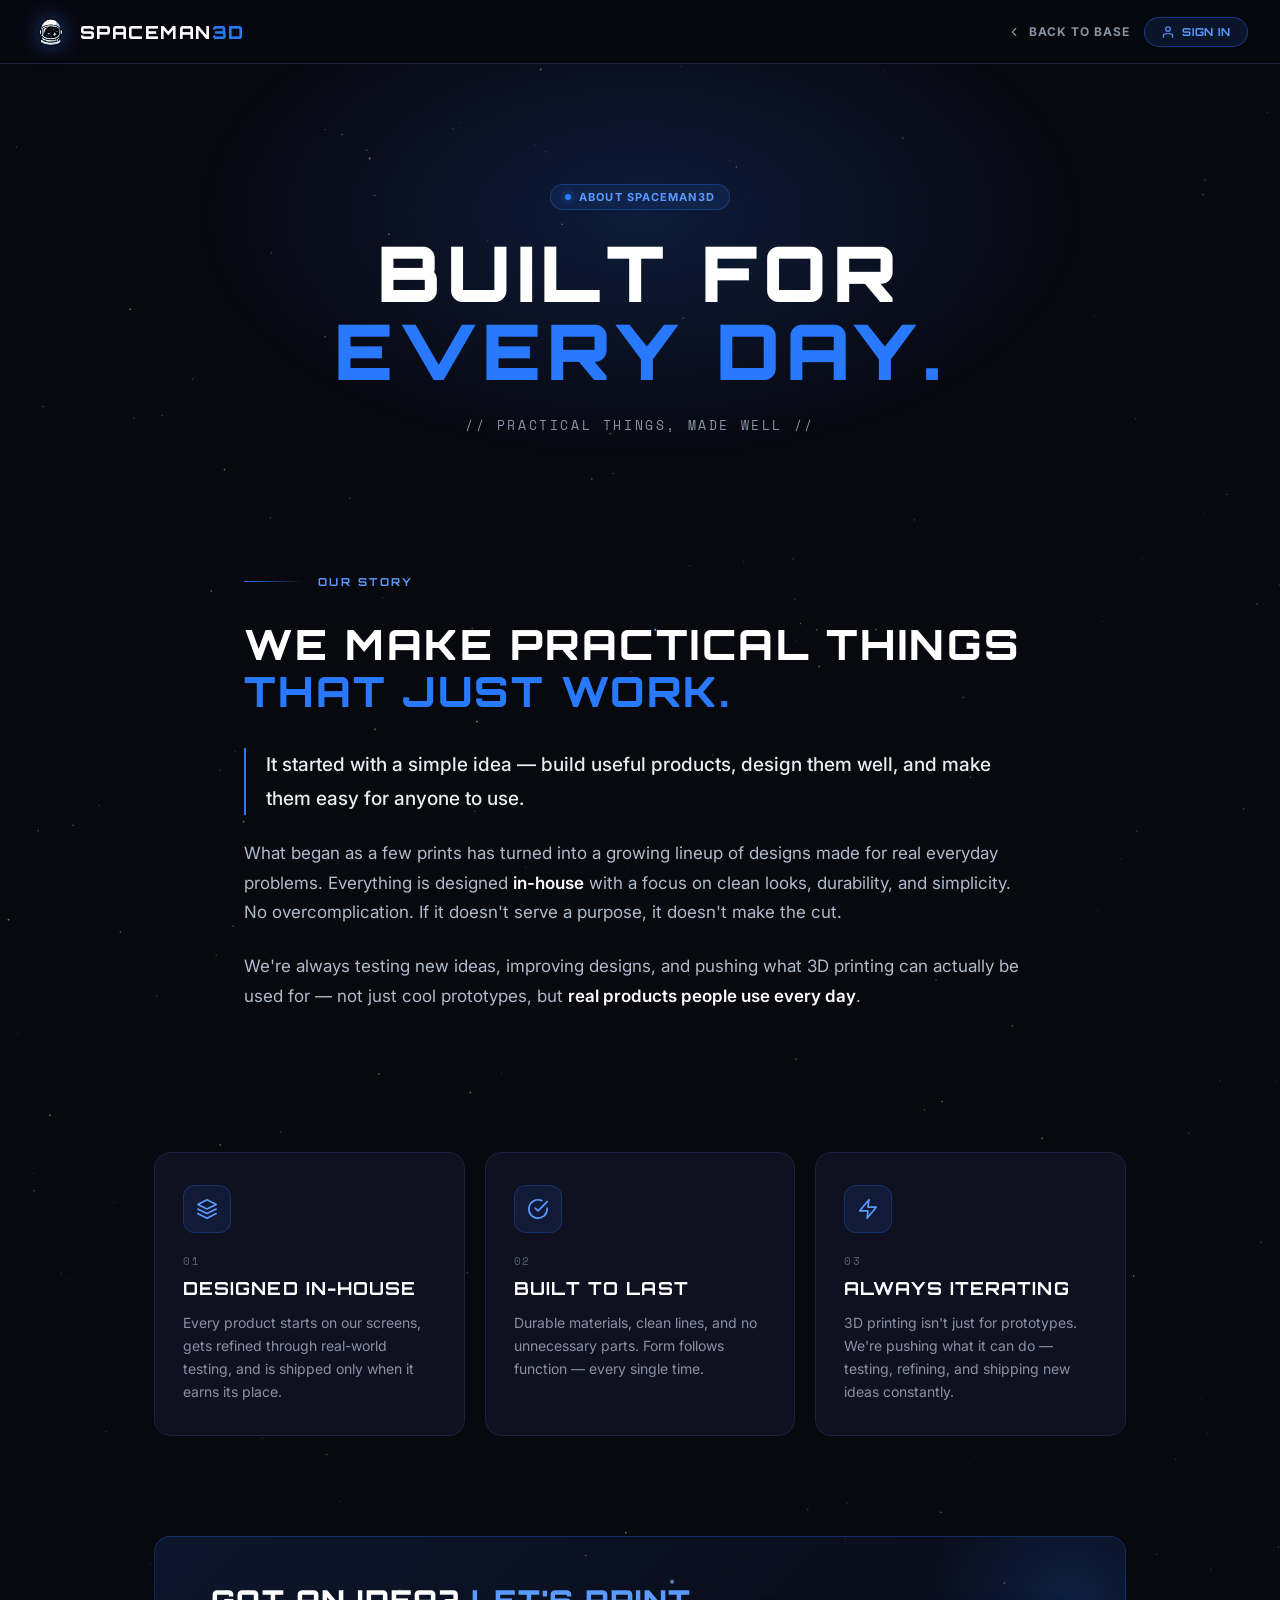
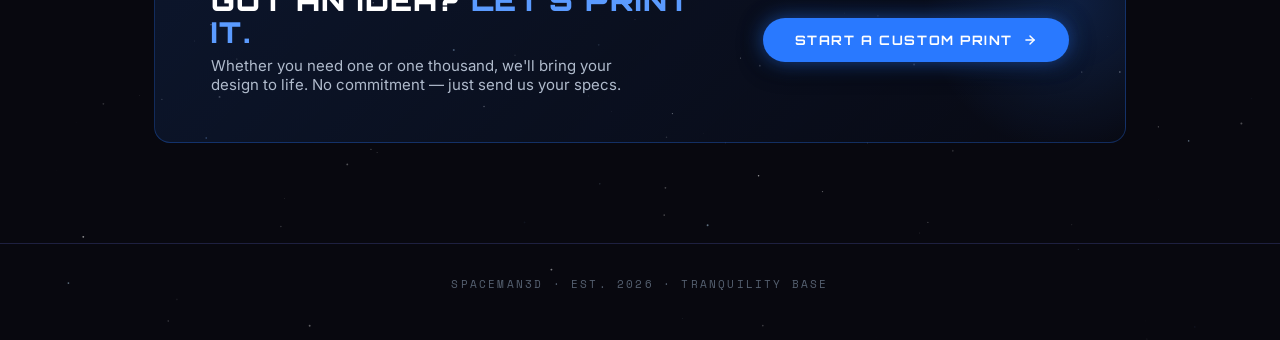
<file: about.html>
<!DOCTYPE html>
<html lang="en">
<head>
  <meta charset="UTF-8">
  <meta name="viewport" content="width=device-width, initial-scale=1.0">
  <title>About — SPACEMAN3D</title>
  <link rel="preconnect" href="https://fonts.googleapis.com">
  <link rel="preconnect" href="https://fonts.gstatic.com" crossorigin>
  <link href="https://fonts.googleapis.com/css2?family=Orbitron:wght@400;500;600;700;800;900&family=Inter:wght@300;400;500;600;700;800&family=Space+Mono:wght@400;700&display=swap" rel="stylesheet">
  <style>
    :root {
      --bg-deep:#08080F; --bg-surface:#0F1020; --bg-raised:#161830;
      --blue-500:#2979FF; --blue-400:#5B9BFF; --blue-300:#90BAFF;
      --fg1:#E8EDF5; --fg2:#B0BBCC; --fg3:#8892A4; --fg4:#556070;
      --border:#1E2040; --border-strong:#262850;
      --glow-sm:0 0 12px rgba(41,121,255,0.25);
      --glow-md:0 0 24px rgba(41,121,255,0.35);
      --font-display:'Orbitron',sans-serif;
      --font-body:'Inter',sans-serif;
      --font-mono:'Space Mono',monospace;
      --radius-md:12px; --radius-lg:16px; --radius-full:9999px;
      --transition:150ms ease-out;
    }
    *,*::before,*::after { margin:0; padding:0; box-sizing:border-box; }
    body { background:var(--bg-deep); color:var(--fg1); font-family:var(--font-body); min-height:100vh; -webkit-font-smoothing:antialiased; }
    #starsCanvas { position:fixed; inset:0; pointer-events:none; z-index:0; }

    .header {
      position:fixed; top:0; left:0; right:0; z-index:100;
      height:64px; display:flex; align-items:center; justify-content:space-between;
      padding:0 32px;
      background:rgba(8,8,15,0.85); backdrop-filter:blur(16px);
      border-bottom:1px solid var(--border);
    }
    .header-logo { display:flex; align-items:center; gap:12px; text-decoration:none; cursor:pointer; }
    .header-logo img { width:36px; height:36px; filter:drop-shadow(0 0 10px rgba(41,121,255,0.5)); }
    .header-wordmark { font-family:var(--font-display); font-size:18px; font-weight:800; color:#fff; letter-spacing:0.08em; text-transform:uppercase; }
    .header-wordmark span { color:var(--blue-500); }
    .header-back { display:flex; align-items:center; gap:8px; font-family:var(--font-body); font-size:12px; font-weight:700; letter-spacing:0.08em; text-transform:uppercase; color:var(--fg3); text-decoration:none; transition:color var(--transition); }
    .header-back:hover { color:var(--blue-400); }
    .header-back svg { width:14px; height:14px; stroke:currentColor; fill:none; stroke-width:2; stroke-linecap:round; stroke-linejoin:round; }

    .page { position:relative; z-index:1; padding-top:64px; }

    /* ── HERO ── */
    .hero {
      position:relative; padding:120px 64px 80px; text-align:center; overflow:hidden;
    }
    .hero-glow {
      position:absolute; top:-100px; left:50%; transform:translateX(-50%);
      width:900px; height:500px;
      background:radial-gradient(ellipse, rgba(41,121,255,0.18) 0%, transparent 70%);
      pointer-events:none;
    }
    .hero-badge {
      display:inline-flex; align-items:center; gap:8px;
      background:rgba(41,121,255,0.1); border:1px solid rgba(41,121,255,0.3);
      border-radius:var(--radius-full); padding:5px 14px; margin-bottom:24px; position:relative;
    }
    .hero-badge-dot { width:6px; height:6px; border-radius:50%; background:var(--blue-500); box-shadow:0 0 8px rgba(41,121,255,0.9); animation:pulse 2s ease-in-out infinite; }
    @keyframes pulse { 0%,100% { box-shadow:0 0 8px rgba(41,121,255,0.9); } 50% { box-shadow:0 0 16px rgba(41,121,255,1), 0 0 24px rgba(41,121,255,0.5); } }
    .hero-badge-text { font-size:11px; font-weight:700; color:var(--blue-400); letter-spacing:0.1em; text-transform:uppercase; }
    .hero h1 {
      font-family:var(--font-display); font-size:clamp(2.6rem,6vw,5rem); font-weight:900; color:#fff;
      text-transform:uppercase; letter-spacing:0.08em; line-height:1.02; margin-bottom:24px; position:relative;
    }
    .hero h1 span { color:var(--blue-500); }
    .hero-tagline {
      font-family:var(--font-mono); font-size:13px; color:var(--fg3);
      letter-spacing:0.2em; text-transform:uppercase; position:relative;
    }

    /* ── ORIGIN SECTION ── */
    .origin {
      max-width:920px; margin:0 auto; padding:60px 64px 80px; position:relative;
    }
    .section-label {
      display:flex; align-items:center; gap:14px; margin-bottom:32px;
    }
    .section-label-line { flex:0 0 60px; height:1px; background:linear-gradient(to right, var(--blue-500), transparent); }
    .section-label-text {
      font-family:var(--font-display); font-size:11px; font-weight:700;
      letter-spacing:0.22em; text-transform:uppercase; color:var(--blue-400);
    }

    .origin h2 {
      font-family:var(--font-display); font-size:clamp(1.8rem,3.5vw,2.6rem); font-weight:800;
      color:#fff; text-transform:uppercase; letter-spacing:0.06em; line-height:1.15; margin-bottom:32px;
    }
    .origin h2 em { font-style:normal; color:var(--blue-500); }

    .origin-body {
      display:flex; flex-direction:column; gap:24px;
    }
    .origin-body p {
      font-size:17px; line-height:1.75; color:var(--fg2);
    }
    .origin-body p.lead {
      font-size:19px; color:var(--fg1); font-weight:500;
      padding-left:20px; border-left:2px solid var(--blue-500);
    }
    .origin-body p strong { color:#fff; font-weight:600; }

    /* ── PILLARS ── */
    .pillars {
      max-width:1100px; margin:0 auto; padding:60px 64px 100px;
      display:grid; grid-template-columns:repeat(3, 1fr); gap:20px;
    }
    .pillar {
      background:var(--bg-surface); border:1px solid var(--border);
      border-radius:var(--radius-lg); padding:32px 28px;
      transition:border-color var(--transition), box-shadow var(--transition), transform var(--transition);
      position:relative; overflow:hidden;
    }
    .pillar::before {
      content:''; position:absolute; top:0; left:0; right:0; height:1px;
      background:linear-gradient(to right, transparent, rgba(41,121,255,0.4), transparent);
      opacity:0; transition:opacity var(--transition);
    }
    .pillar:hover { border-color:rgba(41,121,255,0.4); box-shadow:var(--glow-sm); transform:translateY(-4px); }
    .pillar:hover::before { opacity:1; }
    .pillar-icon {
      width:48px; height:48px; border-radius:var(--radius-md);
      background:rgba(41,121,255,0.1); border:1px solid rgba(41,121,255,0.25);
      display:flex; align-items:center; justify-content:center; margin-bottom:20px;
    }
    .pillar-icon svg { width:22px; height:22px; stroke:var(--blue-400); fill:none; stroke-width:1.8; stroke-linecap:round; stroke-linejoin:round; }
    .pillar-num {
      font-family:var(--font-mono); font-size:11px; color:var(--fg4);
      letter-spacing:0.15em; margin-bottom:8px;
    }
    .pillar h3 {
      font-family:var(--font-display); font-size:18px; font-weight:700;
      color:#fff; text-transform:uppercase; letter-spacing:0.06em; margin-bottom:12px;
    }
    .pillar p {
      font-size:14px; line-height:1.65; color:var(--fg3);
    }

    /* ── CTA STRIP ── */
    .cta-strip {
      max-width:1100px; margin:0 auto 100px; padding:0 64px;
    }
    .cta-card {
      background:linear-gradient(135deg, rgba(41,121,255,0.12), rgba(41,121,255,0.02));
      border:1px solid rgba(41,121,255,0.3);
      border-radius:var(--radius-lg);
      padding:48px 56px;
      display:flex; align-items:center; justify-content:space-between; gap:32px;
      position:relative; overflow:hidden;
    }
    .cta-card::after {
      content:''; position:absolute; top:-40%; right:-10%;
      width:300px; height:300px;
      background:radial-gradient(circle, rgba(41,121,255,0.18) 0%, transparent 70%);
      pointer-events:none;
    }
    .cta-text { position:relative; z-index:1; }
    .cta-text h3 {
      font-family:var(--font-display); font-size:1.8rem; font-weight:900;
      color:#fff; text-transform:uppercase; letter-spacing:0.05em;
      line-height:1.1; margin-bottom:8px;
    }
    .cta-text h3 span { color:var(--blue-400); }
    .cta-text p { color:var(--fg2); font-size:15px; max-width:420px; }

    .cta-btn {
      font-family:var(--font-display); font-size:13px; font-weight:700;
      letter-spacing:0.12em; text-transform:uppercase;
      padding:14px 32px; border-radius:var(--radius-full);
      background:var(--blue-500); color:#fff; border:none; cursor:pointer;
      box-shadow:0 0 20px rgba(41,121,255,0.55), 0 4px 24px rgba(0,0,0,0.5);
      transition:all var(--transition); white-space:nowrap;
      display:flex; align-items:center; gap:10px; text-decoration:none;
      position:relative; z-index:1;
    }
    .cta-btn:hover { background:var(--blue-400); transform:translateY(-1px); box-shadow:0 0 32px rgba(41,121,255,0.7), 0 4px 24px rgba(0,0,0,0.5); }
    .cta-btn svg { width:14px; height:14px; stroke:currentColor; fill:none; stroke-width:2.5; stroke-linecap:round; stroke-linejoin:round; }

    /* ── FOOTER ── */
    footer { padding:32px 64px 48px; text-align:center; border-top:1px solid var(--border); }
    footer p { font-family:var(--font-mono); font-size:11px; color:var(--fg4); letter-spacing:0.2em; text-transform:uppercase; }

    @media (max-width:900px) {
      .pillars { grid-template-columns:1fr; padding:40px 32px 80px; }
      .cta-card { flex-direction:column; align-items:flex-start; padding:32px; }
      .origin, .hero, .cta-strip { padding-left:32px; padding-right:32px; }
    }
    @media (max-width:600px) {
      .header { padding:0 16px; }
      .header-wordmark { font-size:15px; letter-spacing:0.06em; }
      .header-logo img { width:30px; height:30px; }
      .header-logo { gap:8px; }
      .header-back { font-size:11px; min-height:44px; padding:0 4px; }
      .header-back span { font-size:11px; }
      .hero { padding:80px 20px 48px; }
      .hero h1 { letter-spacing:0.06em; }
      .origin { padding:40px 20px 56px; }
      .origin h2 { font-size:1.5rem; }
      .origin-body p { font-size:15px; }
      .origin-body p.lead { font-size:16px; padding-left:14px; }
      .pillars { padding:32px 20px 64px; }
      .pillar { padding:24px 20px; }
      .cta-strip { padding:0 20px; margin-bottom:60px; }
      .cta-card { padding:24px; }
      .cta-text h3 { font-size:1.4rem; }
      .cta-btn { width:100%; justify-content:center; }
      footer { padding:24px 20px 32px; }
    }

    ::-webkit-scrollbar { width:6px; }
    ::-webkit-scrollbar-track { background:var(--bg-deep); }
    ::-webkit-scrollbar-thumb { background:var(--border-strong); border-radius:3px; }
  </style>
  <script src="js/config.js"></script>
  <script src="js/auth-nav.js" defer></script>
</head>
<body>

<canvas id="starsCanvas"></canvas>

<div class="page">

  <header class="header">
    <a class="header-logo" href="index.html">
      <img src="assets/spaceman-helmet.png" alt="SPACEMAN3D">
      <span class="header-wordmark">SPACEMAN<span>3D</span></span>
    </a>
    <div style="display:flex;align-items:center;gap:14px;">
      <a class="header-back" href="index.html">
        <svg viewBox="0 0 24 24"><polyline points="15 18 9 12 15 6"/></svg>
        Back to Base
      </a>
      <div id="auth-nav-slot"></div>
    </div>
  </header>

  <!-- HERO -->
  <section class="hero">
    <div class="hero-glow"></div>
    <div class="hero-badge">
      <div class="hero-badge-dot"></div>
      <span class="hero-badge-text">About Spaceman3D</span>
    </div>
    <h1>BUILT FOR<br><span>EVERY DAY.</span></h1>
    <div class="hero-tagline">// Practical things, made well //</div>
  </section>

  <!-- ORIGIN STORY -->
  <section class="origin">
    <div class="section-label">
      <div class="section-label-line"></div>
      <span class="section-label-text">Our Story</span>
    </div>
    <h2>We make practical things <em>that just work.</em></h2>
    <div class="origin-body">
      <p class="lead">It started with a simple idea — build useful products, design them well, and make them easy for anyone to use.</p>
      <p>What began as a few prints has turned into a growing lineup of designs made for real everyday problems. Everything is designed <strong>in-house</strong> with a focus on clean looks, durability, and simplicity. No overcomplication. If it doesn't serve a purpose, it doesn't make the cut.</p>
      <p>We're always testing new ideas, improving designs, and pushing what 3D printing can actually be used for — not just cool prototypes, but <strong>real products people use every day</strong>.</p>
    </div>
  </section>

  <!-- PILLARS -->
  <section class="pillars">

    <div class="pillar">
      <div class="pillar-icon">
        <svg viewBox="0 0 24 24"><path d="M12 2L2 7l10 5 10-5-10-5z"/><polyline points="2 17 12 22 22 17"/><polyline points="2 12 12 17 22 12"/></svg>
      </div>
      <div class="pillar-num">01</div>
      <h3>Designed In-House</h3>
      <p>Every product starts on our screens, gets refined through real-world testing, and is shipped only when it earns its place.</p>
    </div>

    <div class="pillar">
      <div class="pillar-icon">
        <svg viewBox="0 0 24 24"><path d="M22 11.08V12a10 10 0 11-5.93-9.14"/><polyline points="22 4 12 14.01 9 11.01"/></svg>
      </div>
      <div class="pillar-num">02</div>
      <h3>Built To Last</h3>
      <p>Durable materials, clean lines, and no unnecessary parts. Form follows function — every single time.</p>
    </div>

    <div class="pillar">
      <div class="pillar-icon">
        <svg viewBox="0 0 24 24"><polygon points="13 2 3 14 12 14 11 22 21 10 12 10 13 2"/></svg>
      </div>
      <div class="pillar-num">03</div>
      <h3>Always Iterating</h3>
      <p>3D printing isn't just for prototypes. We're pushing what it can do — testing, refining, and shipping new ideas constantly.</p>
    </div>

  </section>

  <!-- CTA -->
  <section class="cta-strip">
    <div class="cta-card">
      <div class="cta-text">
        <h3>Got an idea? <span>Let's print it.</span></h3>
        <p>Whether you need one or one thousand, we'll bring your design to life. No commitment — just send us your specs.</p>
      </div>
      <a class="cta-btn" href="custom.html">
        Start a Custom Print
        <svg viewBox="0 0 24 24"><line x1="5" y1="12" x2="19" y2="12"/><polyline points="12 5 19 12 12 19"/></svg>
      </a>
    </div>
  </section>

  <footer>
    <p>SPACEMAN3D · EST. 2026 · Tranquility Base</p>
  </footer>

</div>

<script>
  // ── STAR BACKGROUND (matches landing) ──
  const sc = document.getElementById('starsCanvas');
  const sx = sc.getContext('2d');
  let stars = [];

  function resizeStars() {
    sc.width = window.innerWidth;
    sc.height = Math.max(window.innerHeight, document.body.scrollHeight);
    stars = [];
    const count = Math.min(400, Math.floor(sc.width * sc.height / 4500));
    for (let i = 0; i < count; i++) {
      const roll = Math.random();
      const type = roll > 0.92 ? 1 : roll > 0.78 ? 2 : 0;
      stars.push({
        x: Math.random() * sc.width,
        y: Math.random() * sc.height,
        r: type === 1 ? Math.random() * 1.1 + 0.6 : Math.random() * 0.9 + 0.1,
        baseAlpha: type === 1 ? 0.85 : Math.random() * 0.55 + 0.15,
        phase: Math.random() * Math.PI * 2,
        phase2: Math.random() * Math.PI * 2,
        speed: type === 2 ? Math.random() * 3 + 2 : Math.random() * 0.6 + 0.2,
        speed2: Math.random() * 1.4 + 0.4,
        type,
        color: roll > 0.85 ? '#90BAFF' : roll > 0.7 ? '#A8C8E0' : '#FFFFFF',
      });
    }
  }

  function drawStars(time) {
    sx.clearRect(0, 0, sc.width, sc.height);
    const t = time * 0.001;
    const scrollY = window.scrollY;
    stars.forEach(s => {
      const y = s.y - scrollY * 0.3; // subtle parallax
      if (y < -10 || y > sc.height + 10) return;
      let twinkle, r;
      if (s.type === 1) {
        const raw = Math.sin(t * s.speed + s.phase);
        twinkle = Math.pow(Math.max(0, raw), 4);
        r = s.r * (0.6 + 0.7 * twinkle);
        if (twinkle > 0.5) {
          const glow = sx.createRadialGradient(s.x, y, 0, s.x, y, r * 5);
          glow.addColorStop(0, `rgba(41,121,255,${0.3 * twinkle})`);
          glow.addColorStop(1, 'rgba(41,121,255,0)');
          sx.fillStyle = glow;
          sx.beginPath(); sx.arc(s.x, y, r * 5, 0, Math.PI * 2); sx.fill();
        }
      } else if (s.type === 2) {
        const a = 0.5 + 0.5 * Math.sin(t * s.speed + s.phase);
        const b = 0.5 + 0.5 * Math.sin(t * s.speed2 * 1.7 + s.phase2);
        twinkle = a * b; r = s.r;
      } else {
        const a = 0.5 + 0.5 * Math.sin(t * s.speed + s.phase);
        const b = 0.5 + 0.5 * Math.sin(t * s.speed2 + s.phase2);
        twinkle = 0.3 + 0.7 * (a * 0.6 + b * 0.4); r = s.r;
      }
      const alpha = s.baseAlpha * twinkle;
      if (alpha < 0.01) return;
      sx.globalAlpha = alpha;
      sx.fillStyle = s.color;
      sx.beginPath(); sx.arc(s.x, y, r, 0, Math.PI * 2); sx.fill();
    });
    sx.globalAlpha = 1;
  }

  window.addEventListener('resize', resizeStars);
  resizeStars();
  function loop(t) { drawStars(t); requestAnimationFrame(loop); }
  requestAnimationFrame(loop);
</script>
</body>
</html>
</file>
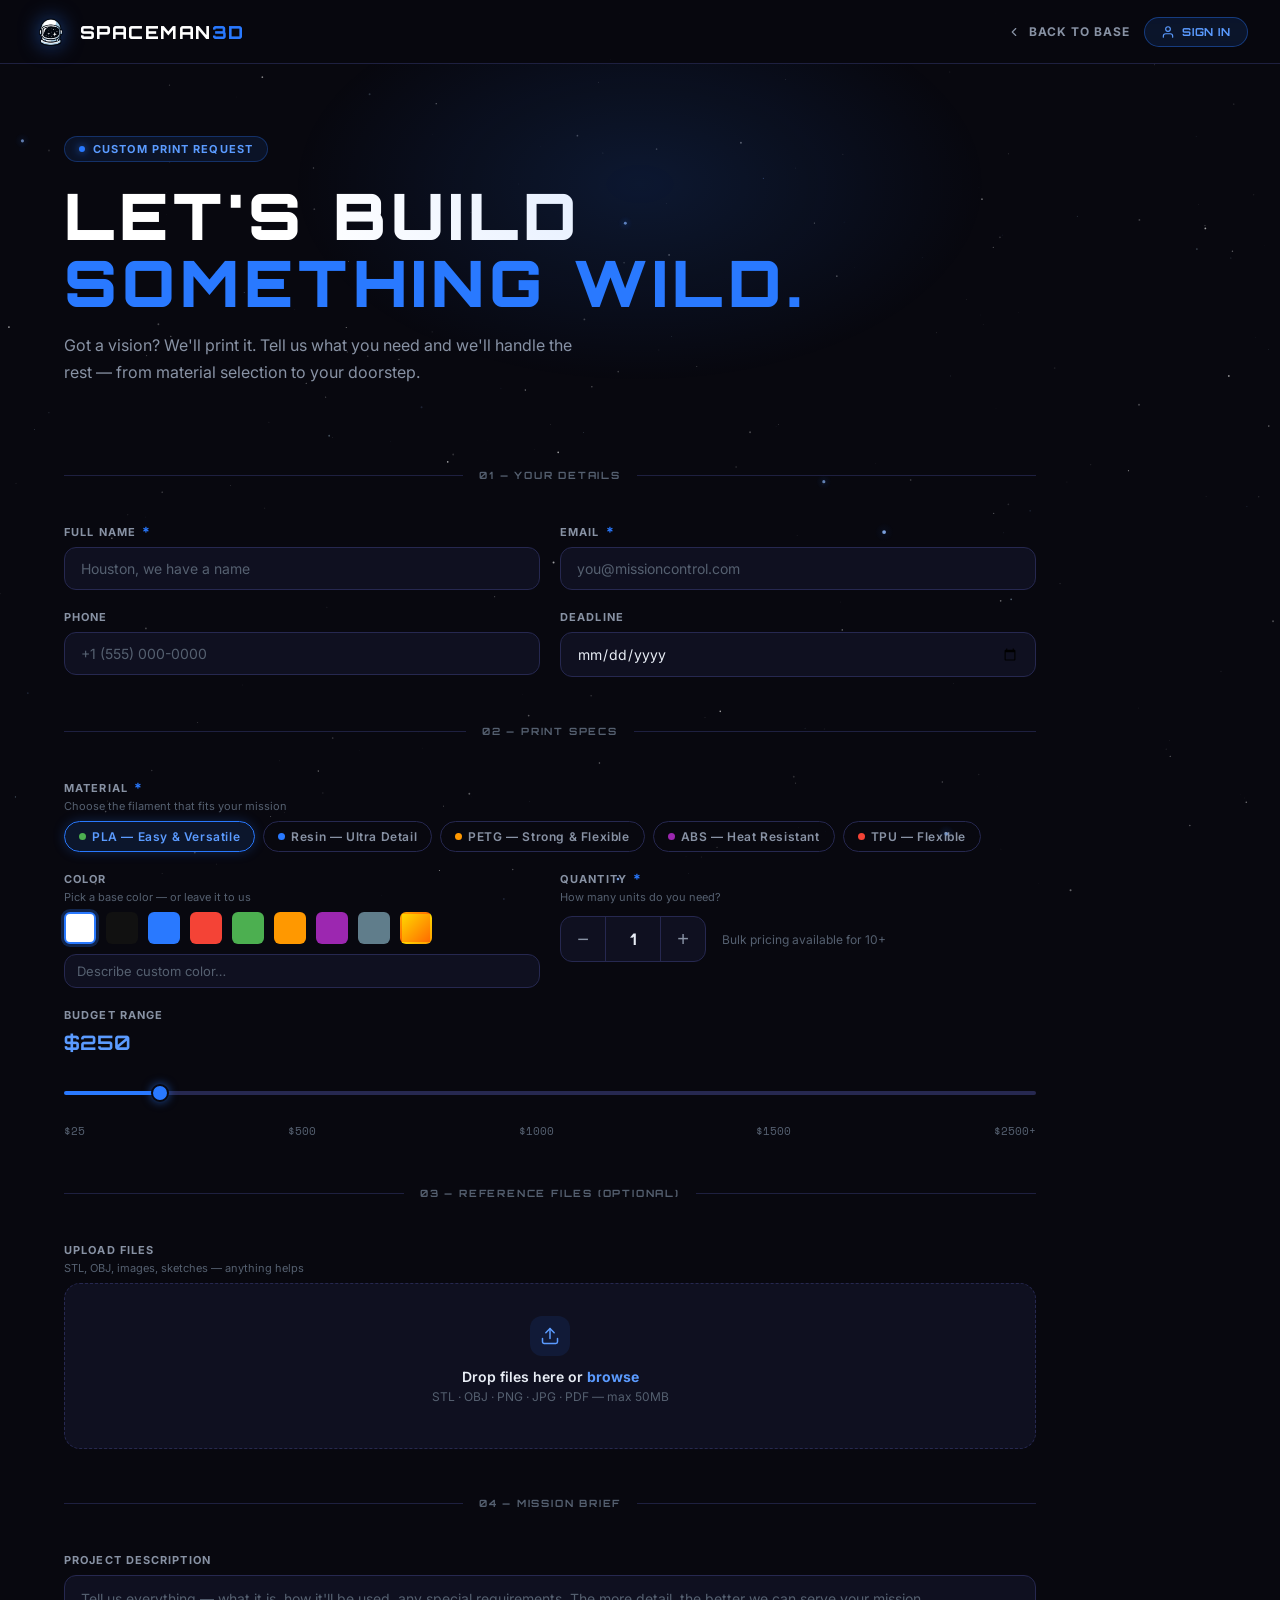
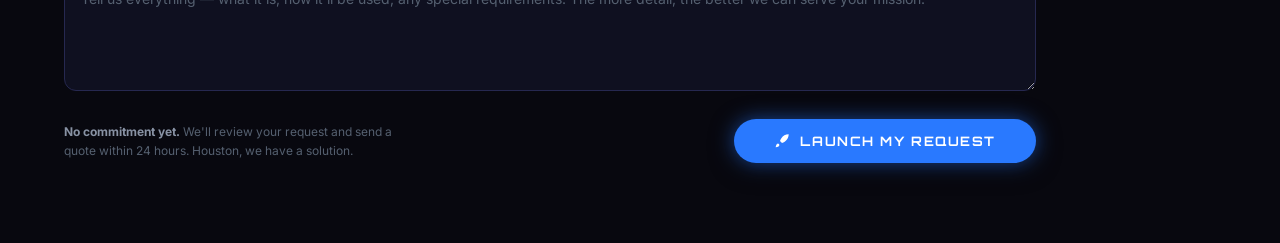
<file: custom.html>
<!DOCTYPE html>
<html lang="en">
<head>
  <meta charset="UTF-8">
  <meta name="viewport" content="width=device-width, initial-scale=1.0">
  <title>Custom Print — SPACEMAN3D</title>
  <link rel="preconnect" href="https://fonts.googleapis.com">
  <link rel="preconnect" href="https://fonts.gstatic.com" crossorigin>
  <link href="https://fonts.googleapis.com/css2?family=Orbitron:wght@400;500;600;700;800;900&family=Inter:wght@300;400;500;600;700;800&family=Space+Mono:wght@400;700&display=swap" rel="stylesheet">
  <style>
    :root {
      --bg-deep:       #08080F;
      --bg-surface:    #0F1020;
      --bg-raised:     #161830;
      --bg-overlay:    #1A1C35;
      --blue-500:      #2979FF;
      --blue-400:      #5B9BFF;
      --blue-300:      #90BAFF;
      --blue-600:      #1565C0;
      --fg1:           #E8EDF5;
      --fg2:           #B0BBCC;
      --fg3:           #8892A4;
      --fg4:           #556070;
      --border:        #1E2040;
      --border-strong: #262850;
      --border-accent: rgba(41,121,255,0.45);
      --glow-sm:       0 0 12px rgba(41,121,255,0.25);
      --glow-md:       0 0 24px rgba(41,121,255,0.35);
      --glow-cta:      0 0 20px rgba(41,121,255,0.55), 0 4px 24px rgba(0,0,0,0.5);
      --font-display:  'Orbitron', sans-serif;
      --font-body:     'Inter', sans-serif;
      --font-mono:     'Space Mono', monospace;
      --radius-sm:     6px;
      --radius-md:     12px;
      --radius-lg:     16px;
      --radius-full:   9999px;
      --transition:    150ms ease-out;
    }

    *, *::before, *::after { margin: 0; padding: 0; box-sizing: border-box; }

    body {
      background: var(--bg-deep);
      color: var(--fg1);
      font-family: var(--font-body);
      min-height: 100vh;
      -webkit-font-smoothing: antialiased;
    }

    /* ── STAR CANVAS ── */
    #starsCanvas {
      position: fixed;
      inset: 0;
      pointer-events: none;
      z-index: 0;
    }

    /* ── HEADER ── */
    .header {
      position: fixed;
      top: 0; left: 0; right: 0;
      z-index: 100;
      height: 64px;
      display: flex;
      align-items: center;
      justify-content: space-between;
      padding: 0 32px;
      background: rgba(8,8,15,0.85);
      backdrop-filter: blur(16px);
      border-bottom: 1px solid var(--border);
    }
    .header-logo {
      display: flex;
      align-items: center;
      gap: 12px;
      text-decoration: none;
      cursor: pointer;
    }
    .header-logo img {
      width: 36px; height: 36px;
      filter: drop-shadow(0 0 10px rgba(41,121,255,0.5));
    }
    .header-wordmark {
      font-family: var(--font-display);
      font-size: 18px; font-weight: 800;
      color: #fff;
      letter-spacing: 0.08em;
      text-transform: uppercase;
    }
    .header-wordmark span { color: var(--blue-500); }
    .header-back {
      display: flex;
      align-items: center;
      gap: 8px;
      font-family: var(--font-body);
      font-size: 12px; font-weight: 700;
      letter-spacing: 0.08em;
      text-transform: uppercase;
      color: var(--fg3);
      background: none;
      border: none;
      cursor: pointer;
      text-decoration: none;
      transition: color var(--transition);
      padding: 6px 0;
    }
    .header-back:hover { color: var(--blue-400); }
    .header-back svg {
      width: 14px; height: 14px;
      stroke: currentColor;
      fill: none;
      stroke-width: 2;
      stroke-linecap: round;
      stroke-linejoin: round;
    }

    /* ── PAGE LAYOUT ── */
    .page {
      position: relative;
      z-index: 1;
      padding-top: 64px;
      min-height: 100vh;
    }

    /* ── HERO ── */
    .hero {
      position: relative;
      padding: 72px 64px 56px;
      overflow: hidden;
    }
    .hero-glow {
      position: absolute;
      top: -80px; left: 50%;
      transform: translateX(-50%);
      width: 700px; height: 400px;
      background: radial-gradient(ellipse, rgba(41,121,255,0.14) 0%, transparent 70%);
      pointer-events: none;
    }
    .hero-badge {
      display: inline-flex;
      align-items: center;
      gap: 8px;
      background: rgba(41,121,255,0.1);
      border: 1px solid rgba(41,121,255,0.3);
      border-radius: var(--radius-full);
      padding: 5px 14px;
      margin-bottom: 20px;
    }
    .hero-badge-dot {
      width: 6px; height: 6px;
      border-radius: 50%;
      background: var(--blue-500);
      box-shadow: 0 0 8px rgba(41,121,255,0.9);
      animation: pulse 2s ease-in-out infinite;
    }
    @keyframes pulse {
      0%, 100% { box-shadow: 0 0 8px rgba(41,121,255,0.9); }
      50% { box-shadow: 0 0 16px rgba(41,121,255,1), 0 0 24px rgba(41,121,255,0.5); }
    }
    .hero-badge-text {
      font-family: var(--font-body);
      font-size: 11px; font-weight: 700;
      color: var(--blue-400);
      letter-spacing: 0.1em;
      text-transform: uppercase;
    }
    .hero h1 {
      font-family: var(--font-display);
      font-size: clamp(2.4rem, 5vw, 4rem);
      font-weight: 900;
      color: #fff;
      text-transform: uppercase;
      letter-spacing: 0.08em;
      line-height: 1.05;
      margin-bottom: 16px;
    }
    .hero h1 span { color: var(--blue-500); }
    .hero p {
      font-size: 16px;
      color: var(--fg3);
      line-height: 1.65;
      max-width: 520px;
    }

    /* ── FORM SECTION ── */
    .form-section {
      padding: 0 64px 80px;
      max-width: 1100px;
    }

    .form-grid {
      display: grid;
      grid-template-columns: 1fr 1fr;
      gap: 20px;
    }
    .form-grid .full { grid-column: 1 / -1; }

    /* ── FIELD GROUP ── */
    .field {
      display: flex;
      flex-direction: column;
      gap: 8px;
    }
    .field-label {
      font-family: var(--font-body);
      font-size: 11px;
      font-weight: 700;
      letter-spacing: 0.1em;
      text-transform: uppercase;
      color: var(--fg3);
      display: flex;
      align-items: center;
      gap: 6px;
    }
    .field-label .required {
      color: var(--blue-500);
      font-size: 14px;
      line-height: 1;
    }
    .field-hint {
      font-size: 11px;
      color: var(--fg4);
      margin-top: -4px;
    }

    /* ── INPUTS ── */
    .input, .textarea, .select {
      width: 100%;
      background: var(--bg-surface);
      border: 1px solid var(--border-strong);
      border-radius: var(--radius-md);
      padding: 12px 16px;
      font-family: var(--font-body);
      font-size: 14px;
      font-weight: 400;
      color: var(--fg1);
      outline: none;
      transition: border-color var(--transition), box-shadow var(--transition), background var(--transition);
      -webkit-appearance: none;
    }
    .input::placeholder, .textarea::placeholder { color: var(--fg4); }
    .input:focus, .textarea:focus, .select:focus {
      border-color: var(--blue-500);
      background: var(--bg-raised);
      box-shadow: var(--glow-sm);
    }
    .textarea {
      resize: vertical;
      min-height: 100px;
      line-height: 1.6;
    }
    .select {
      cursor: pointer;
      background-image: url("data:image/svg+xml,%3Csvg xmlns='http://www.w3.org/2000/svg' width='12' height='12' viewBox='0 0 24 24' fill='none' stroke='%238892A4' stroke-width='2' stroke-linecap='round' stroke-linejoin='round'%3E%3Cpolyline points='6 9 12 15 18 9'%3E%3C/polyline%3E%3C/svg%3E");
      background-repeat: no-repeat;
      background-position: right 14px center;
      padding-right: 36px;
    }
    .select option {
      background: var(--bg-raised);
      color: var(--fg1);
    }

    /* ── CONTACT ROW ── */
    .input-row {
      display: grid;
      grid-template-columns: 1fr 1fr;
      gap: 12px;
    }

    /* ── MATERIAL CHIPS ── */
    .chip-group {
      display: flex;
      flex-wrap: wrap;
      gap: 8px;
    }
    .chip {
      display: flex;
      align-items: center;
      gap: 6px;
      padding: 7px 14px;
      border-radius: var(--radius-full);
      border: 1.5px solid var(--border-strong);
      background: transparent;
      color: var(--fg3);
      font-family: var(--font-body);
      font-size: 12px;
      font-weight: 600;
      letter-spacing: 0.05em;
      cursor: pointer;
      transition: all var(--transition);
    }
    .chip:hover {
      border-color: var(--blue-400);
      color: var(--blue-400);
      background: rgba(41,121,255,0.06);
    }
    .chip.active {
      border-color: var(--blue-500);
      background: rgba(41,121,255,0.12);
      color: var(--blue-400);
      box-shadow: var(--glow-sm);
    }
    .chip-dot {
      width: 7px; height: 7px;
      border-radius: 50%;
      flex-shrink: 0;
    }

    /* ── COLOR SWATCHES ── */
    .swatch-group {
      display: flex;
      flex-wrap: wrap;
      gap: 10px;
      align-items: center;
    }
    .swatch {
      width: 32px; height: 32px;
      border-radius: var(--radius-sm);
      cursor: pointer;
      border: 2px solid transparent;
      transition: all var(--transition);
      position: relative;
    }
    .swatch:hover { transform: scale(1.12); }
    .swatch.active {
      border-color: var(--blue-500);
      box-shadow: 0 0 0 3px rgba(41,121,255,0.25);
    }
    .swatch.active::after {
      content: '';
      position: absolute;
      inset: 0;
      border-radius: 4px;
      background: rgba(255,255,255,0.15);
    }

    /* ── QUANTITY STEPPER ── */
    .qty-stepper {
      display: flex;
      align-items: center;
      gap: 0;
      width: fit-content;
      border: 1px solid var(--border-strong);
      border-radius: var(--radius-md);
      overflow: hidden;
      background: var(--bg-surface);
    }
    .qty-btn {
      width: 44px; height: 44px;
      background: none;
      border: none;
      color: var(--fg3);
      font-size: 20px;
      font-weight: 300;
      cursor: pointer;
      transition: color var(--transition), background var(--transition);
      display: flex;
      align-items: center;
      justify-content: center;
    }
    .qty-btn:hover { color: var(--blue-400); background: rgba(41,121,255,0.08); }
    .qty-val {
      min-width: 56px;
      text-align: center;
      font-family: var(--font-display);
      font-size: 16px;
      font-weight: 700;
      color: var(--fg1);
      border-left: 1px solid var(--border-strong);
      border-right: 1px solid var(--border-strong);
      padding: 0 4px;
      height: 44px;
      line-height: 44px;
    }

    /* ── BUDGET SLIDER ── */
    .budget-track {
      position: relative;
      padding: 8px 0;
    }
    .budget-slider {
      width: 100%;
      -webkit-appearance: none;
      appearance: none;
      height: 4px;
      border-radius: 2px;
      background: var(--border-strong);
      outline: none;
      cursor: pointer;
    }
    .budget-slider::-webkit-slider-thumb {
      -webkit-appearance: none;
      width: 18px; height: 18px;
      border-radius: 50%;
      background: var(--blue-500);
      border: 2px solid var(--bg-deep);
      box-shadow: 0 0 10px rgba(41,121,255,0.6);
      cursor: pointer;
    }
    .budget-labels {
      display: flex;
      justify-content: space-between;
      margin-top: 8px;
    }
    .budget-labels span {
      font-family: var(--font-mono);
      font-size: 11px;
      color: var(--fg4);
    }
    .budget-value {
      font-family: var(--font-display);
      font-size: 20px;
      font-weight: 700;
      color: var(--blue-400);
      margin-bottom: 8px;
    }

    /* ── FILE UPLOAD ── */
    .upload-zone {
      border: 1.5px dashed var(--border-strong);
      border-radius: var(--radius-lg);
      padding: 32px 24px;
      text-align: center;
      cursor: pointer;
      transition: all var(--transition);
      background: var(--bg-surface);
      position: relative;
    }
    .upload-zone:hover, .upload-zone.drag-over {
      border-color: var(--blue-500);
      background: rgba(41,121,255,0.05);
      box-shadow: var(--glow-sm);
    }
    .upload-zone input {
      position: absolute;
      inset: 0;
      opacity: 0;
      cursor: pointer;
    }
    .upload-icon {
      width: 40px; height: 40px;
      margin: 0 auto 12px;
      background: rgba(41,121,255,0.1);
      border-radius: var(--radius-md);
      display: flex;
      align-items: center;
      justify-content: center;
    }
    .upload-icon svg {
      width: 20px; height: 20px;
      stroke: var(--blue-400);
      fill: none;
      stroke-width: 1.8;
      stroke-linecap: round;
      stroke-linejoin: round;
    }
    .upload-title {
      font-family: var(--font-body);
      font-size: 14px;
      font-weight: 600;
      color: var(--fg1);
      margin-bottom: 4px;
    }
    .upload-sub {
      font-size: 12px;
      color: var(--fg4);
    }
    .upload-sub strong { color: var(--blue-400); font-weight: 600; }
    .upload-file-list {
      display: flex;
      flex-direction: column;
      gap: 8px;
      margin-top: 12px;
    }
    .upload-file-item {
      display: flex;
      align-items: center;
      gap: 10px;
      background: var(--bg-raised);
      border: 1px solid var(--border);
      border-radius: var(--radius-sm);
      padding: 8px 12px;
      font-size: 13px;
      color: var(--fg2);
    }
    .upload-file-item svg {
      width: 14px; height: 14px;
      stroke: var(--blue-400);
      fill: none;
      stroke-width: 2;
      flex-shrink: 0;
    }

    /* ── SUBMIT ROW ── */
    .submit-row {
      display: flex;
      align-items: center;
      justify-content: space-between;
      gap: 24px;
      padding-top: 8px;
    }
    .submit-note {
      font-size: 12px;
      color: var(--fg4);
      line-height: 1.6;
      max-width: 360px;
    }
    .submit-note strong { color: var(--fg3); }
    .btn-launch {
      font-family: var(--font-display);
      font-size: 13px;
      font-weight: 700;
      letter-spacing: 0.12em;
      text-transform: uppercase;
      padding: 14px 40px;
      border-radius: var(--radius-full);
      background: var(--blue-500);
      color: #fff;
      border: none;
      cursor: pointer;
      box-shadow: var(--glow-cta);
      transition: all var(--transition);
      white-space: nowrap;
      display: flex;
      align-items: center;
      gap: 10px;
    }
    .btn-launch:hover {
      background: var(--blue-400);
      box-shadow: 0 0 32px rgba(41,121,255,0.7), 0 4px 24px rgba(0,0,0,0.5);
      transform: translateY(-1px);
    }
    .btn-launch:active {
      transform: scale(0.97) translateY(0);
      background: var(--blue-600);
    }
    .btn-launch svg {
      width: 16px; height: 16px;
      fill: currentColor;
    }

    /* ── SECTION DIVIDER ── */
    .section-divider {
      display: flex;
      align-items: center;
      gap: 16px;
      margin: 28px 0 24px;
      grid-column: 1 / -1;
    }
    .section-divider-line {
      flex: 1;
      height: 1px;
      background: var(--border);
    }
    .section-divider-label {
      font-family: var(--font-display);
      font-size: 10px;
      font-weight: 700;
      letter-spacing: 0.18em;
      text-transform: uppercase;
      color: var(--fg4);
      white-space: nowrap;
    }

    /* ── SUCCESS STATE ── */
    .success-overlay {
      display: none;
      position: fixed;
      inset: 0;
      z-index: 200;
      background: rgba(8,8,15,0.92);
      backdrop-filter: blur(12px);
      align-items: center;
      justify-content: center;
      flex-direction: column;
      text-align: center;
      gap: 24px;
    }
    .success-overlay.show { display: flex; animation: fadeIn 0.4s ease; }
    @keyframes fadeIn { from { opacity: 0; } to { opacity: 1; } }
    .success-icon {
      width: 80px; height: 80px;
      border-radius: 50%;
      background: rgba(41,121,255,0.12);
      border: 1.5px solid var(--blue-500);
      display: flex;
      align-items: center;
      justify-content: center;
      box-shadow: var(--glow-md);
      animation: popIn 0.5s cubic-bezier(0.34,1.56,0.64,1);
    }
    @keyframes popIn { from { transform: scale(0.5); opacity:0; } to { transform: scale(1); opacity:1; } }
    .success-icon svg {
      width: 36px; height: 36px;
      stroke: var(--blue-400);
      fill: none;
      stroke-width: 2.5;
      stroke-linecap: round;
      stroke-linejoin: round;
    }
    .success-title {
      font-family: var(--font-display);
      font-size: 2rem;
      font-weight: 900;
      color: #fff;
      text-transform: uppercase;
      letter-spacing: 0.1em;
    }
    .success-title span { color: var(--blue-500); }
    .success-sub {
      font-size: 15px;
      color: var(--fg3);
      line-height: 1.65;
      max-width: 380px;
    }
    .success-back {
      font-family: var(--font-display);
      font-size: 11px;
      font-weight: 700;
      letter-spacing: 0.12em;
      text-transform: uppercase;
      padding: 12px 32px;
      border-radius: var(--radius-full);
      background: rgba(41,121,255,0.15);
      border: 1.5px solid rgba(41,121,255,0.4);
      color: var(--blue-400);
      cursor: pointer;
      transition: all var(--transition);
    }
    .success-back:hover {
      background: rgba(41,121,255,0.25);
      box-shadow: var(--glow-sm);
    }

    /* ── SCROLLBAR ── */
    ::-webkit-scrollbar { width: 6px; }
    ::-webkit-scrollbar-track { background: var(--bg-deep); }
    ::-webkit-scrollbar-thumb { background: var(--border-strong); border-radius: 3px; }

    /* ── MOBILE ── */
    @media (max-width: 900px) {
      .hero { padding: 56px 28px 40px; }
      .form-section { padding: 0 28px 64px; }
      .form-grid { grid-template-columns: 1fr; gap: 16px; }
    }
    @media (max-width: 600px) {
      .header { padding: 0 16px; }
      .header-wordmark { font-size: 15px; letter-spacing: 0.06em; }
      .header-logo img { width: 30px; height: 30px; }
      .header-logo { gap: 8px; }
      .header-back { font-size: 11px; min-height: 44px; padding: 0 4px; }
      .hero { padding: 56px 20px 36px; }
      .hero h1 { letter-spacing: 0.06em; }
      .form-section { padding: 0 20px 56px; }
      .section-divider { margin: 20px 0 16px; }
      .input, .textarea, .select { font-size: 16px; padding: 12px 14px; } /* 16px prevents iOS auto-zoom */
      .input-row { grid-template-columns: 1fr; }
      .swatch { width: 44px; height: 44px; border-radius: var(--radius-md); }
      .qty-btn { width: 48px; height: 48px; }
      .qty-val { height: 48px; line-height: 48px; min-width: 56px; }
      .chip { padding: 8px 14px; font-size: 13px; }
      .submit-row { flex-direction: column; align-items: stretch; gap: 16px; }
      .submit-note { max-width: none; text-align: center; }
      .btn-launch { width: 100%; justify-content: center; padding: 16px 24px; font-size: 14px; }
      .upload-zone { padding: 24px 16px; }
      .success-title { font-size: 1.5rem; }
      .success-sub { font-size: 14px; padding: 0 20px; }
    }
  </style>
  <script src="js/config.js"></script>
  <script src="js/auth-nav.js" defer></script>
</head>
<body>

<canvas id="starsCanvas"></canvas>

<!-- Success overlay -->
<div class="success-overlay" id="successOverlay">
  <div class="success-icon">
    <svg viewBox="0 0 24 24"><polyline points="20 6 9 17 4 12"/></svg>
  </div>
  <div class="success-title">WE'RE <span>LAUNCHED!</span></div>
  <p class="success-sub">Your custom print request is in orbit. We'll contact you within 24 hours to confirm your mission specs.</p>
  <button class="success-back" onclick="document.getElementById('successOverlay').classList.remove('show')">Back to Form</button>
</div>

<div class="page">

  <!-- Header -->
  <header class="header">
    <a class="header-logo" href="index.html">
      <img src="assets/spaceman-helmet.png" alt="SPACEMAN3D">
      <span class="header-wordmark">SPACEMAN<span>3D</span></span>
    </a>
    <div style="display:flex;align-items:center;gap:14px;">
      <a class="header-back" href="index.html">
        <svg viewBox="0 0 24 24"><polyline points="15 18 9 12 15 6"/></svg>
        Back to Base
      </a>
      <div id="auth-nav-slot"></div>
    </div>
  </header>

  <!-- Hero -->
  <section class="hero">
    <div class="hero-glow"></div>
    <div class="hero-badge">
      <div class="hero-badge-dot"></div>
      <span class="hero-badge-text">Custom Print Request</span>
    </div>
    <h1>LET'S BUILD<br><span>SOMETHING WILD.</span></h1>
    <p>Got a vision? We'll print it. Tell us what you need and we'll handle the rest — from material selection to your doorstep.</p>
  </section>

  <!-- Form -->
  <section class="form-section">
    <form id="customForm" onsubmit="handleSubmit(event)">
      <div class="form-grid">

        <!-- Section: Contact -->
        <div class="section-divider full">
          <div class="section-divider-line"></div>
          <span class="section-divider-label">01 — Your Details</span>
          <div class="section-divider-line"></div>
        </div>

        <div class="field">
          <label class="field-label">Full Name <span class="required">*</span></label>
          <input class="input" type="text" placeholder="Houston, we have a name" required>
        </div>
        <div class="field">
          <label class="field-label">Email <span class="required">*</span></label>
          <input class="input" type="email" placeholder="you@missioncontrol.com" required>
        </div>
        <div class="field">
          <label class="field-label">Phone</label>
          <input class="input" type="tel" placeholder="+1 (555) 000-0000">
        </div>
        <div class="field">
          <label class="field-label">Deadline</label>
          <input class="input" type="date" id="deadlineInput">
        </div>

        <!-- Section: Print Specs -->
        <div class="section-divider full">
          <div class="section-divider-line"></div>
          <span class="section-divider-label">02 — Print Specs</span>
          <div class="section-divider-line"></div>
        </div>

        <!-- Material -->
        <div class="field full">
          <label class="field-label">Material <span class="required">*</span></label>
          <span class="field-hint">Choose the filament that fits your mission</span>
          <div class="chip-group" id="materialChips">
            <button type="button" class="chip active" data-val="PLA" onclick="selectChip(this,'materialChips')">
              <span class="chip-dot" style="background:#4CAF50"></span> PLA — Easy &amp; Versatile
            </button>
            <button type="button" class="chip" data-val="Resin" onclick="selectChip(this,'materialChips')">
              <span class="chip-dot" style="background:#2979FF"></span> Resin — Ultra Detail
            </button>
            <button type="button" class="chip" data-val="PETG" onclick="selectChip(this,'materialChips')">
              <span class="chip-dot" style="background:#FF9800"></span> PETG — Strong &amp; Flexible
            </button>
            <button type="button" class="chip" data-val="ABS" onclick="selectChip(this,'materialChips')">
              <span class="chip-dot" style="background:#9C27B0"></span> ABS — Heat Resistant
            </button>
            <button type="button" class="chip" data-val="TPU" onclick="selectChip(this,'materialChips')">
              <span class="chip-dot" style="background:#F44336"></span> TPU — Flexible
            </button>
          </div>
          <input type="hidden" id="materialVal" value="PLA">
        </div>

        <!-- Color -->
        <div class="field">
          <label class="field-label">Color</label>
          <span class="field-hint">Pick a base color — or leave it to us</span>
          <div class="swatch-group" id="colorSwatches">
            <div class="swatch active" style="background:#FFFFFF" data-color="White" title="White" onclick="selectSwatch(this)"></div>
            <div class="swatch" style="background:#111111" data-color="Black" title="Black" onclick="selectSwatch(this)"></div>
            <div class="swatch" style="background:#2979FF" data-color="Blue" title="Electric Blue" onclick="selectSwatch(this)"></div>
            <div class="swatch" style="background:#F44336" data-color="Red" title="Red" onclick="selectSwatch(this)"></div>
            <div class="swatch" style="background:#4CAF50" data-color="Green" title="Green" onclick="selectSwatch(this)"></div>
            <div class="swatch" style="background:#FF9800" data-color="Orange" title="Orange" onclick="selectSwatch(this)"></div>
            <div class="swatch" style="background:#9C27B0" data-color="Purple" title="Purple" onclick="selectSwatch(this)"></div>
            <div class="swatch" style="background:#607D8B" data-color="Grey" title="Grey" onclick="selectSwatch(this)"></div>
            <div class="swatch" style="background:linear-gradient(135deg,#FFD700,#FF6B00)" data-color="Gold" title="Gold" onclick="selectSwatch(this)"></div>
            <input class="input" type="text" id="colorNote" placeholder="Describe custom color…" style="flex:1;min-width:140px;padding:8px 12px;font-size:13px;">
          </div>
          <input type="hidden" id="colorVal" value="White">
        </div>

        <!-- Quantity -->
        <div class="field">
          <label class="field-label">Quantity <span class="required">*</span></label>
          <span class="field-hint">How many units do you need?</span>
          <div style="display:flex;align-items:center;gap:16px;margin-top:4px;">
            <div class="qty-stepper">
              <button type="button" class="qty-btn" onclick="changeQty(-1)">−</button>
              <div class="qty-val" id="qtyVal">1</div>
              <button type="button" class="qty-btn" onclick="changeQty(1)">+</button>
            </div>
            <span style="font-size:12px;color:var(--fg4)">Bulk pricing available for 10+</span>
          </div>
          <input type="hidden" id="qtyHidden" value="1">
        </div>

        <!-- Budget -->
        <div class="field full">
          <label class="field-label">Budget Range</label>
          <div class="budget-value" id="budgetDisplay">$250</div>
          <div class="budget-track">
            <input class="budget-slider" type="range" min="25" max="2500" step="25" value="250"
              id="budgetSlider" oninput="updateBudget(this.value)">
          </div>
          <div class="budget-labels">
            <span>$25</span>
            <span>$500</span>
            <span>$1000</span>
            <span>$1500</span>
            <span>$2500+</span>
          </div>
        </div>

        <!-- Section: Files -->
        <div class="section-divider full">
          <div class="section-divider-line"></div>
          <span class="section-divider-label">03 — Reference Files (Optional)</span>
          <div class="section-divider-line"></div>
        </div>

        <div class="field full">
          <label class="field-label">Upload Files</label>
          <span class="field-hint">STL, OBJ, images, sketches — anything helps</span>
          <div class="upload-zone" id="uploadZone">
            <input type="file" multiple accept=".stl,.obj,.png,.jpg,.jpeg,.pdf,.zip" onchange="handleFiles(this.files)">
            <div class="upload-icon">
              <svg viewBox="0 0 24 24"><path d="M21 15v4a2 2 0 01-2 2H5a2 2 0 01-2-2v-4"/><polyline points="17 8 12 3 7 8"/><line x1="12" y1="3" x2="12" y2="15"/></svg>
            </div>
            <div class="upload-title">Drop files here or <strong style="color:var(--blue-400)">browse</strong></div>
            <div class="upload-sub">STL · OBJ · PNG · JPG · PDF — max 50MB</div>
            <div class="upload-file-list" id="fileList"></div>
          </div>
        </div>

        <!-- Section: Notes -->
        <div class="section-divider full">
          <div class="section-divider-line"></div>
          <span class="section-divider-label">04 — Mission Brief</span>
          <div class="section-divider-line"></div>
        </div>

        <div class="field full">
          <label class="field-label">Project Description</label>
          <textarea class="textarea" rows="4" placeholder="Tell us everything — what it is, how it'll be used, any special requirements. The more detail, the better we can serve your mission."></textarea>
        </div>

        <!-- Submit -->
        <div class="submit-row full">
          <p class="submit-note">
            <strong>No commitment yet.</strong> We'll review your request and send a quote within 24 hours. Houston, we have a solution.
          </p>
          <button type="submit" class="btn-launch">
            <svg viewBox="0 0 24 24"><path d="M4.5 16.5c-1.5 1.26-2 5-2 5s3.74-.5 5-2c.71-.84.7-2.13-.09-2.91a2.18 2.18 0 00-2.91-.09z"/><path d="M12 15l-3-3a22 22 0 012-3.95A12.88 12.88 0 0122 2c0 2.72-.78 7.5-6 11a22.35 22.35 0 01-4 2z"/></svg>
            Launch My Request
          </button>
        </div>

      </div>
    </form>
  </section>

</div>

<script>
  // ── STAR BACKGROUND ──────────────────────────────────────
  const sc = document.getElementById('starsCanvas');
  const sx = sc.getContext('2d');
  let stars = [];

  function resizeStars() {
    sc.width = window.innerWidth;
    sc.height = window.innerHeight;
    stars = [];
    const count = Math.min(300, Math.floor(sc.width * sc.height / 4000));
    for (let i = 0; i < count; i++) {
      const roll = Math.random();
      const type = roll > 0.92 ? 1 : roll > 0.78 ? 2 : 0;
      stars.push({
        x: Math.random() * sc.width,
        y: Math.random() * sc.height,
        r: type === 1 ? Math.random() * 1.1 + 0.6 : Math.random() * 0.9 + 0.1,
        baseAlpha: type === 1 ? 0.85 : Math.random() * 0.55 + 0.15,
        phase: Math.random() * Math.PI * 2,
        phase2: Math.random() * Math.PI * 2,
        speed: type === 2 ? Math.random() * 3 + 2 : Math.random() * 0.6 + 0.2,
        speed2: Math.random() * 1.4 + 0.4,
        type,
        color: roll > 0.85 ? '#90BAFF' : roll > 0.7 ? '#A8C8E0' : '#FFFFFF',
      });
    }
  }

  function drawStars(time) {
    sx.clearRect(0, 0, sc.width, sc.height);
    const t = time * 0.001;
    stars.forEach(s => {
      let twinkle, r;
      if (s.type === 1) {
        const raw = Math.sin(t * s.speed + s.phase);
        twinkle = Math.pow(Math.max(0, raw), 4);
        r = s.r * (0.6 + 0.7 * twinkle);
        if (twinkle > 0.5) {
          const glow = sx.createRadialGradient(s.x, s.y, 0, s.x, s.y, r * 5);
          glow.addColorStop(0, `rgba(41,121,255,${0.3 * twinkle})`);
          glow.addColorStop(1, 'rgba(41,121,255,0)');
          sx.fillStyle = glow;
          sx.beginPath(); sx.arc(s.x, s.y, r * 5, 0, Math.PI * 2); sx.fill();
        }
      } else if (s.type === 2) {
        const a = 0.5 + 0.5 * Math.sin(t * s.speed + s.phase);
        const b = 0.5 + 0.5 * Math.sin(t * s.speed2 * 1.7 + s.phase2);
        twinkle = a * b; r = s.r;
      } else {
        const a = 0.5 + 0.5 * Math.sin(t * s.speed + s.phase);
        const b = 0.5 + 0.5 * Math.sin(t * s.speed2 + s.phase2);
        twinkle = 0.3 + 0.7 * (a * 0.6 + b * 0.4); r = s.r;
      }
      const alpha = s.baseAlpha * twinkle;
      if (alpha < 0.01) return;
      sx.globalAlpha = alpha;
      sx.fillStyle = s.color;
      sx.beginPath(); sx.arc(s.x, s.y, r, 0, Math.PI * 2); sx.fill();
    });
    sx.globalAlpha = 1;
  }

  window.addEventListener('resize', resizeStars);
  resizeStars();

  function loop(t) { drawStars(t); requestAnimationFrame(loop); }
  requestAnimationFrame(loop);

  // ── FORM LOGIC ────────────────────────────────────────────
  let qty = 1;

  function changeQty(delta) {
    qty = Math.max(1, Math.min(9999, qty + delta));
    document.getElementById('qtyVal').textContent = qty;
    document.getElementById('qtyHidden').value = qty;
  }

  function updateBudget(val) {
    const n = parseInt(val);
    document.getElementById('budgetDisplay').textContent =
      n >= 2500 ? '$2,500+' : '$' + n.toLocaleString();
    // Update slider fill track
    const pct = ((n - 25) / (2500 - 25)) * 100;
    document.getElementById('budgetSlider').style.background =
      `linear-gradient(to right, #2979FF ${pct}%, #262850 ${pct}%)`;
  }
  updateBudget(250);

  function selectChip(el, groupId) {
    document.querySelectorAll(`#${groupId} .chip`).forEach(c => c.classList.remove('active'));
    el.classList.add('active');
    document.getElementById('materialVal').value = el.dataset.val;
  }

  function selectSwatch(el) {
    document.querySelectorAll('#colorSwatches .swatch').forEach(s => s.classList.remove('active'));
    el.classList.add('active');
    document.getElementById('colorVal').value = el.dataset.color;
  }

  function handleFiles(files) {
    const list = document.getElementById('fileList');
    list.innerHTML = '';
    [...files].forEach(f => {
      const item = document.createElement('div');
      item.className = 'upload-file-item';
      item.innerHTML = `<svg viewBox="0 0 24 24" stroke-linecap="round" stroke-linejoin="round" stroke-width="2"><path d="M14 2H6a2 2 0 00-2 2v16a2 2 0 002 2h12a2 2 0 002-2V8z"/><polyline points="14 2 14 8 20 8"/></svg>${f.name} <span style="margin-left:auto;font-size:10px;color:var(--fg4)">${(f.size/1024).toFixed(0)}KB</span>`;
      list.appendChild(item);
    });
  }

  // ── DRAG & DROP ───────────────────────────────────────────
  const zone = document.getElementById('uploadZone');
  zone.addEventListener('dragover', e => { e.preventDefault(); zone.classList.add('drag-over'); });
  zone.addEventListener('dragleave', () => zone.classList.remove('drag-over'));
  zone.addEventListener('drop', e => {
    e.preventDefault();
    zone.classList.remove('drag-over');
    handleFiles(e.dataTransfer.files);
  });

  // ── SUBMIT ────────────────────────────────────────────────
  function handleSubmit(e) {
    e.preventDefault();
    document.getElementById('successOverlay').classList.add('show');
    window.scrollTo({ top: 0 });
  }

  // ── DATE MIN ─────────────────────────────────────────────
  const today = new Date().toISOString().split('T')[0];
  document.getElementById('deadlineInput').min = today;
</script>
</body>
</html>
</file>
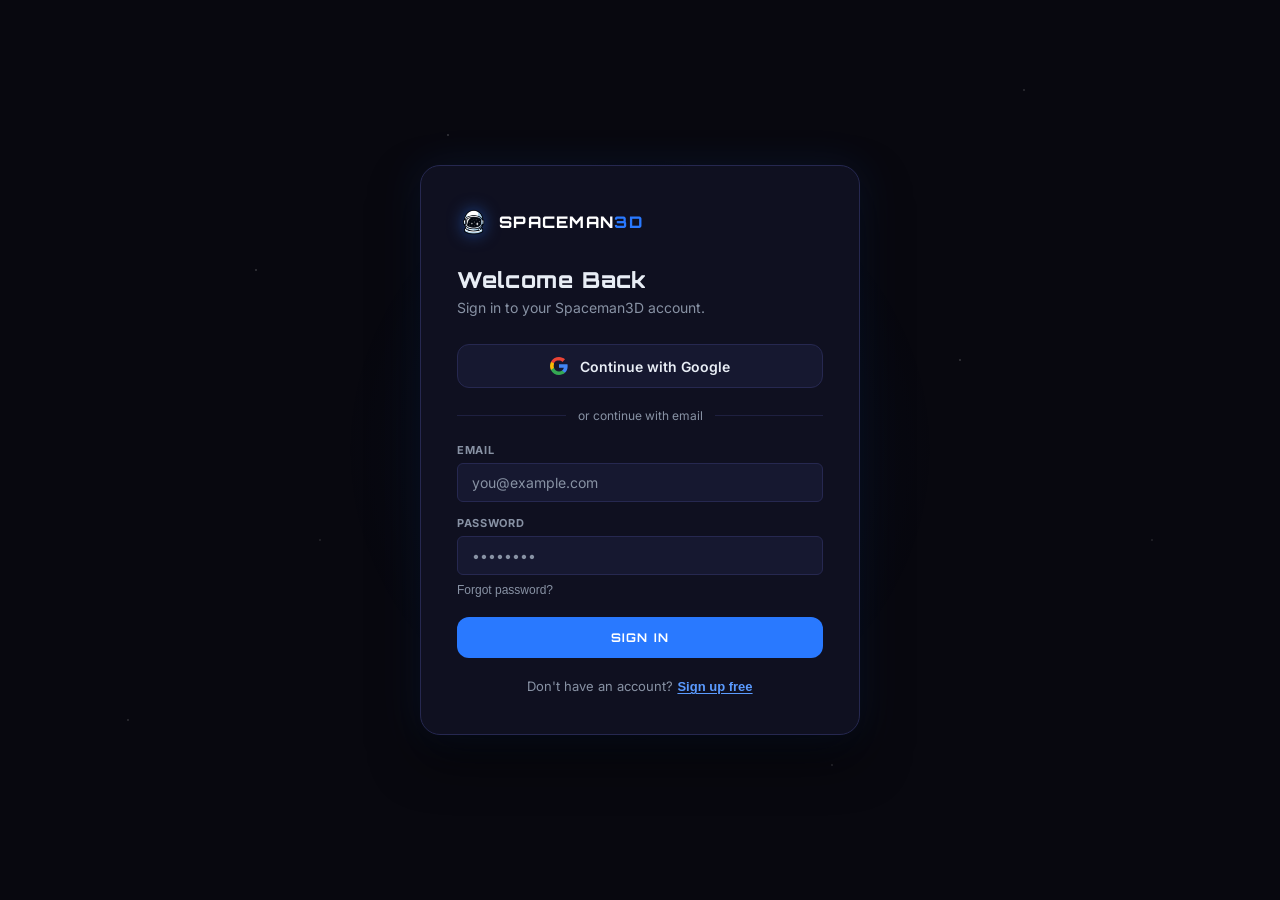
<file: dashboard.html>
<!DOCTYPE html>
<html lang="en">
<head>
  <meta charset="UTF-8">
  <meta name="viewport" content="width=device-width, initial-scale=1.0">
  <title>Dashboard — SPACEMAN3D</title>
  <link rel="preconnect" href="https://fonts.googleapis.com">
  <link rel="preconnect" href="https://fonts.gstatic.com" crossorigin>
  <link href="https://fonts.googleapis.com/css2?family=Orbitron:wght@400;700;800;900&family=Inter:wght@300;400;500;600;700&family=Space+Mono:wght@400;700&display=swap" rel="stylesheet">
  <script src="js/config.js"></script>
  <script src="js/api.js"></script>
  <style>
    :root {
      --color-bg-deep:      #08080F;
      --color-bg-surface:   #0F1020;
      --color-bg-raised:    #161830;
      --color-blue-500:     #2979FF;
      --color-blue-400:     #5B9BFF;
      --color-blue-300:     #90BAFF;
      --color-white:        #FFFFFF;
      --color-fg1:          #E8EDF5;
      --color-fg2:          #B0BBCC;
      --color-fg3:          #8892A4;
      --color-border:       #1E2040;
      --color-border-strong:#262850;
      --color-success:      #22D3A4;
      --color-warning:      #FBBF24;
      --glow-sm:            0 0 12px rgba(41,121,255,0.25);
      --font-display:       'Orbitron', sans-serif;
      --font-body:          'Inter', sans-serif;
      --font-mono:          'Space Mono', monospace;
      --radius-sm:          6px;
      --radius-md:          12px;
      --radius-full:        9999px;
      --transition-fast:    150ms ease-out;
    }

    *, *::before, *::after { margin: 0; padding: 0; box-sizing: border-box; }
    html, body { min-height: 100vh; }
    body {
      background: var(--color-bg-deep);
      font-family: var(--font-body);
      -webkit-font-smoothing: antialiased;
      color: var(--color-fg1);
    }

    /* ── HEADER ── */
    .header {
      height: 64px;
      background: rgba(8,8,15,0.9);
      backdrop-filter: blur(16px);
      border-bottom: 1px solid var(--color-border);
      display: flex;
      align-items: center;
      justify-content: space-between;
      padding: 0 32px;
      position: sticky;
      top: 0;
      z-index: 100;
    }
    .header-logo {
      display: flex;
      align-items: center;
      gap: 10px;
      text-decoration: none;
    }
    .header-logo img { width: 28px; height: 28px; filter: drop-shadow(0 0 8px rgba(41,121,255,0.5)); }
    .header-wordmark {
      font-family: var(--font-display);
      font-size: 14px;
      font-weight: 800;
      color: var(--color-white);
      letter-spacing: 0.08em;
      text-transform: uppercase;
    }
    .header-wordmark span { color: var(--color-blue-500); }
    .header-right { display: flex; align-items: center; gap: 12px; }
    .header-user { font-size: 13px; color: var(--color-fg3); }
    .btn-outline {
      padding: 7px 16px;
      border-radius: var(--radius-full);
      border: 1px solid var(--color-border-strong);
      background: transparent;
      color: var(--color-fg2);
      font-family: var(--font-body);
      font-size: 12px;
      font-weight: 600;
      cursor: pointer;
      transition: border-color var(--transition-fast), color var(--transition-fast);
      text-decoration: none;
      display: inline-flex;
      align-items: center;
    }
    .btn-outline:hover { border-color: var(--color-blue-500); color: var(--color-blue-400); }

    /* ── MAIN LAYOUT ── */
    .main {
      max-width: 1100px;
      margin: 0 auto;
      padding: 48px 24px;
    }

    .page-greeting {
      font-family: var(--font-display);
      font-size: 24px;
      font-weight: 800;
      letter-spacing: 0.04em;
      margin-bottom: 4px;
    }
    .page-greeting span { color: var(--color-blue-400); }
    .page-sub { font-size: 14px; color: var(--color-fg3); margin-bottom: 40px; }

    /* ── SECTION ── */
    .section { margin-bottom: 40px; }
    .section-header {
      display: flex;
      align-items: center;
      justify-content: space-between;
      margin-bottom: 16px;
    }
    .section-title {
      font-family: var(--font-display);
      font-size: 11px;
      font-weight: 700;
      letter-spacing: 0.1em;
      text-transform: uppercase;
      color: var(--color-fg3);
    }
    .section-link {
      font-size: 12px;
      color: var(--color-blue-400);
      text-decoration: none;
      font-weight: 600;
    }
    .section-link:hover { text-decoration: underline; }

    /* ── APP GRID ── */
    .app-grid {
      display: grid;
      grid-template-columns: repeat(auto-fill, minmax(280px, 1fr));
      gap: 16px;
    }
    .app-card {
      background: var(--color-bg-surface);
      border: 1px solid var(--color-border-strong);
      border-radius: var(--radius-md);
      padding: 24px;
      text-decoration: none;
      display: block;
      transition: border-color var(--transition-fast), box-shadow var(--transition-fast);
      position: relative;
      overflow: hidden;
    }
    .app-card:hover {
      border-color: var(--color-blue-500);
      box-shadow: var(--glow-sm);
    }
    .app-card::before {
      content: '';
      position: absolute;
      top: 0; left: 0; right: 0;
      height: 2px;
      background: linear-gradient(90deg, var(--color-blue-600), var(--color-blue-400));
      opacity: 0;
      transition: opacity var(--transition-fast);
    }
    .app-card:hover::before { opacity: 1; }
    .app-icon {
      width: 44px;
      height: 44px;
      margin-bottom: 14px;
      filter: drop-shadow(0 0 8px rgba(41,121,255,0.4));
    }
    .app-name {
      font-family: var(--font-display);
      font-size: 14px;
      font-weight: 700;
      color: var(--color-fg1);
      letter-spacing: 0.04em;
      margin-bottom: 4px;
    }
    .app-desc { font-size: 13px; color: var(--color-fg3); margin-bottom: 14px; }
    .app-badge {
      display: inline-flex;
      align-items: center;
      gap: 5px;
      padding: 3px 10px;
      border-radius: var(--radius-full);
      font-size: 11px;
      font-weight: 700;
      letter-spacing: 0.04em;
      text-transform: uppercase;
    }
    .app-badge.free {
      background: rgba(136,146,164,0.1);
      border: 1px solid rgba(136,146,164,0.2);
      color: var(--color-fg3);
    }
    .app-badge.premium {
      background: rgba(41,121,255,0.12);
      border: 1px solid rgba(41,121,255,0.3);
      color: var(--color-blue-400);
    }
    .app-badge.pro {
      background: rgba(34,211,164,0.1);
      border: 1px solid rgba(34,211,164,0.25);
      color: var(--color-success);
    }

    /* ── ACCOUNT CARD ── */
    .info-grid {
      display: grid;
      grid-template-columns: repeat(auto-fill, minmax(220px, 1fr));
      gap: 16px;
    }
    .info-card {
      background: var(--color-bg-surface);
      border: 1px solid var(--color-border-strong);
      border-radius: var(--radius-md);
      padding: 20px 24px;
    }
    .info-label {
      font-size: 11px;
      font-weight: 700;
      letter-spacing: 0.06em;
      text-transform: uppercase;
      color: var(--color-fg3);
      margin-bottom: 6px;
    }
    .info-value {
      font-size: 15px;
      font-weight: 600;
      color: var(--color-fg1);
    }
    .info-value.mono { font-family: var(--font-mono); font-size: 13px; }

    /* ── BILLING CARD ── */
    .billing-card {
      background: var(--color-bg-surface);
      border: 1px solid var(--color-border-strong);
      border-radius: var(--radius-md);
      padding: 24px;
      display: flex;
      align-items: center;
      justify-content: space-between;
      gap: 16px;
      flex-wrap: wrap;
    }
    .billing-info { flex: 1; min-width: 200px; }
    .billing-title { font-size: 15px; font-weight: 600; color: var(--color-fg1); margin-bottom: 4px; }
    .billing-sub { font-size: 13px; color: var(--color-fg3); }
    .btn-primary {
      padding: 10px 22px;
      background: var(--color-blue-500);
      border: none;
      border-radius: var(--radius-md);
      color: var(--color-white);
      font-family: var(--font-display);
      font-size: 11px;
      font-weight: 700;
      letter-spacing: 0.1em;
      text-transform: uppercase;
      cursor: pointer;
      transition: background var(--transition-fast);
      white-space: nowrap;
    }
    .btn-primary:hover { background: var(--color-blue-400); }

    /* Loading skeleton */
    .skeleton {
      background: linear-gradient(90deg, var(--color-bg-raised) 25%, var(--color-bg-surface) 50%, var(--color-bg-raised) 75%);
      background-size: 200% 100%;
      animation: shimmer 1.5s infinite;
      border-radius: var(--radius-sm);
      height: 16px;
    }
    @keyframes shimmer { 0% { background-position: 200% 0; } 100% { background-position: -200% 0; } }

    /* Empty state */
    .empty { text-align: center; padding: 40px; color: var(--color-fg3); font-size: 14px; }
  </style>
</head>
<body>

<header class="header">
  <a href="/" class="header-logo">
    <img src="assets/spaceman-logo.png" alt="Spaceman3D">
    <span class="header-wordmark">SPACEMAN<span>3D</span></span>
  </a>
  <div class="header-right">
    <span class="header-user" id="header-email"></span>
    <a href="/exports.html" class="btn-outline">Exports</a>
    <a href="/orders.html" class="btn-outline">Orders</a>
    <button class="btn-outline" id="btn-logout">Sign Out</button>
  </div>
</header>

<main class="main">
  <div class="page-greeting">Mission Control, <span id="greeting-name">Commander</span></div>
  <p class="page-sub">Your Spaceman3D command center.</p>

  <!-- App Launcher -->
  <div class="section">
    <div class="section-header">
      <span class="section-title">Your Apps</span>
    </div>
    <div class="app-grid" id="app-grid">
      <div class="skeleton" style="height:160px;border-radius:12px"></div>
      <div class="skeleton" style="height:160px;border-radius:12px"></div>
    </div>
  </div>

  <!-- Account Info -->
  <div class="section">
    <div class="section-header">
      <span class="section-title">Account</span>
      <a href="/settings.html" class="section-link">Edit profile</a>
    </div>
    <div class="info-grid" id="account-grid">
      <div class="skeleton" style="height:80px;border-radius:12px"></div>
      <div class="skeleton" style="height:80px;border-radius:12px"></div>
      <div class="skeleton" style="height:80px;border-radius:12px"></div>
    </div>
  </div>

  <!-- Recent Exports -->
  <div class="section">
    <div class="section-header">
      <span class="section-title">Recent Exports</span>
      <a href="/exports.html" class="section-link">View all exports</a>
    </div>
    <div id="exports-preview">
      <div class="skeleton" style="height:64px;border-radius:12px;margin-bottom:8px"></div>
      <div class="skeleton" style="height:64px;border-radius:12px"></div>
    </div>
  </div>

  <!-- Billing -->
  <div class="section">
    <div class="section-header">
      <span class="section-title">Billing</span>
      <a href="/orders.html" class="section-link">View orders</a>
    </div>
    <div class="billing-card" id="billing-card">
      <div class="skeleton" style="height:60px;width:60%"></div>
    </div>
  </div>
</main>

<script>
(function () {
  const API_URL = window.SM3D_CONFIG?.API_URL || 'https://api.spaceman3d.com';

  function esc(s) {
    return String(s == null ? '' : s)
      .replace(/&/g, '&amp;').replace(/</g, '&lt;').replace(/>/g, '&gt;')
      .replace(/"/g, '&quot;').replace(/'/g, '&#39;');
  }

  function safeUrl(url) {
    const s = String(url || '');
    return /^https?:\/\//i.test(s) ? s : '#';
  }

  // App descriptions (static — not from API)
  const APP_META = {
    cookie: {
      icon: 'assets/cookie-cutter-logo.png',
      desc: 'Design and generate custom cookie cutters in seconds.',
    },
    terrain3d: {
      icon: 'assets/terrain3d-logo.png',
      desc: 'Create 3D topographic maps from real-world elevation data.',
    },
    main: {
      icon: 'assets/spaceman-logo.png',
      desc: 'The Spaceman3D platform hub.',
    },
  };

  // ── Auth guard ────────────────────────────────────
  const accessToken = localStorage.getItem('access_token');
  if (!accessToken) {
    window.location.href = '/login.html?redirect=' + encodeURIComponent(window.location.href);
  }

  function authHeaders() {
    return { 'Content-Type': 'application/json', 'Authorization': `Bearer ${localStorage.getItem('access_token')}` };
  }

  // ── Refresh on 401 ────────────────────────────────
  async function apiFetch(path, options = {}) {
    const res = await fetch(`${API_URL}${path}`, { headers: authHeaders(), ...options });
    if (res.status === 401) {
      const userId = localStorage.getItem('user_id');
      const refreshToken = localStorage.getItem('refresh_token');
      if (!userId || !refreshToken) { redirectLogin(); return null; }
      const r = await fetch(`${API_URL}/auth/refresh`, {
        method: 'POST',
        headers: { 'Content-Type': 'application/json' },
        body: JSON.stringify({ userId, refreshToken }),
      });
      if (!r.ok) { redirectLogin(); return null; }
      const { accessToken, refreshToken: newRefresh } = await r.json();
      localStorage.setItem('access_token', accessToken);
      localStorage.setItem('refresh_token', newRefresh);
      return fetch(`${API_URL}${path}`, { headers: authHeaders(), ...options });
    }
    return res;
  }

  function redirectLogin() {
    localStorage.removeItem('access_token');
    localStorage.removeItem('refresh_token');
    localStorage.removeItem('user_id');
    window.location.href = '/login.html';
  }

  function tierBadge(tier) {
    const t = (tier || 'free').toLowerCase();
    if (t === 'pro') return `<span class="app-badge pro">Pro</span>`;
    if (t === 'premium') return `<span class="app-badge premium">Premium</span>`;
    return `<span class="app-badge free">Free</span>`;
  }

  // ── Load data ─────────────────────────────────────
  async function load() {
    const [userRes, subsRes, appsRes] = await Promise.all([
      apiFetch('/user/me'),
      apiFetch('/subscriptions'),
      apiFetch('/apps'),
    ]);
    if (!userRes || !subsRes || !appsRes) return;

    const user = await userRes.json();
    const subs = await subsRes.json();
    const apps = await appsRes.json();

    // Header
    document.getElementById('header-email').textContent = user.email;
    const name = user.firstName || user.email.split('@')[0];
    document.getElementById('greeting-name').textContent = name;

    // Build subscription map: appId → tier
    const subMap = {};
    (subs || []).forEach((s) => {
      if (s.status === 'active' || s.status === 'trialing') subMap[s.appId] = s.tier;
    });

    // App grid
    const grid = document.getElementById('app-grid');
    const filteredApps = (apps || []).filter((a) => a.isActive && a.appId !== 'main');
    if (!filteredApps.length) {
      grid.innerHTML = '<div class="empty">No apps available yet.</div>';
    } else {
      grid.innerHTML = filteredApps.map((app) => {
        const meta = APP_META[app.appId] || {};
        const tier = subMap[app.appId] || 'free';
        return `
          <a class="app-card" href="${esc(safeUrl(app.baseUrl))}" target="_blank" rel="noopener">
            <img class="app-icon" src="${meta.icon || 'assets/spaceman-logo.png'}" alt="${esc(app.name)}">
            <div class="app-name">${esc(app.name)}</div>
            <div class="app-desc">${meta.desc || ''}</div>
            ${tierBadge(tier)}
          </a>`;
      }).join('');
    }

    // Account info
    document.getElementById('account-grid').innerHTML = `
      <div class="info-card">
        <div class="info-label">Name</div>
        <div class="info-value">${esc([user.firstName, user.lastName].filter(Boolean).join(' ') || '—')}</div>
      </div>
      <div class="info-card">
        <div class="info-label">Email</div>
        <div class="info-value mono">${esc(user.email)}</div>
      </div>
      <div class="info-card">
        <div class="info-label">Role</div>
        <div class="info-value">${esc(user.role || 'user')}</div>
      </div>
      <div class="info-card">
        <div class="info-label">Member since</div>
        <div class="info-value">${new Date(user.createdAt).toLocaleDateString('en-US', { month: 'long', year: 'numeric' })}</div>
      </div>
    `;

    // Billing
    const activeSubs = (subs || []).filter((s) => s.status === 'active' || s.status === 'trialing');
    const billingCard = document.getElementById('billing-card');
    if (activeSubs.length) {
      const nextRenewal = activeSubs.map((s) => new Date(s.currentPeriodEnd)).sort((a, b) => a - b)[0];
      billingCard.innerHTML = `
        <div class="billing-info">
          <div class="billing-title">${activeSubs.length} Active Subscription${activeSubs.length > 1 ? 's' : ''}</div>
          <div class="billing-sub">Next renewal: ${nextRenewal.toLocaleDateString('en-US', { month: 'long', day: 'numeric', year: 'numeric' })}</div>
        </div>
        <button class="btn-primary" id="btn-portal">Manage Billing</button>
      `;
    } else {
      billingCard.innerHTML = `
        <div class="billing-info">
          <div class="billing-title">No active subscriptions</div>
          <div class="billing-sub">Upgrade to unlock premium features across all apps.</div>
        </div>
        <a href="/pricing.html" class="btn-primary">View Plans</a>
      `;
    }

    // Billing portal button
    const portalBtn = document.getElementById('btn-portal');
    if (portalBtn) {
      portalBtn.addEventListener('click', async () => {
        portalBtn.disabled = true;
        portalBtn.textContent = 'Loading…';
        try {
          const r = await apiFetch('/stripe/create-portal-session', { method: 'POST' });
          const data = await r.json();
          if (data.url) window.location.href = data.url;
        } catch {
          portalBtn.textContent = 'Manage Billing';
          portalBtn.disabled = false;
        }
      });
    }

    // Recent exports preview (fire-and-forget, not critical)
    loadExportsPreview();

    // Admin link (if admin)
    if (user.role === 'admin' || user.role === 'super_admin') {
      const headerRight = document.querySelector('.header-right');
      const adminLink = document.createElement('a');
      adminLink.href = '/admin/';
      adminLink.className = 'btn-outline';
      adminLink.textContent = 'Admin';
      headerRight.insertBefore(adminLink, headerRight.firstChild);
    }
  }

  // ── Recent exports preview ────────────────────────
  async function loadExportsPreview() {
    const el = document.getElementById('exports-preview');
    if (!el) return;
    try {
      const res = await apiFetch('/exports?limit=3');
      if (!res || !res.ok) {
        el.innerHTML = '<div class="empty">Could not load exports.</div>';
        return;
      }
      const data = await res.json();
      const exports = (Array.isArray(data) ? data : (data.exports || [])).slice(0, 3);
      if (!exports.length) {
        el.innerHTML = '<div class="empty">No exports yet — generate something in Cookie Cutter or Terrain3D.</div>';
        return;
      }
      const APP_LABELS = { cookie: 'Cookie Cutter', terrain3d: 'Terrain3D' };
      el.innerHTML = exports.map((exp) => {
        const label = APP_LABELS[(exp.appId || '').toLowerCase()] || esc(exp.appId) || 'App';
        const name = exp.fileName || exp.name || `Export #${esc(exp.id)}`;
        const date = exp.createdAt ? new Date(exp.createdAt).toLocaleDateString('en-US', { month: 'short', day: 'numeric', year: 'numeric' }) : '—';
        return `
          <div style="background:var(--color-bg-surface);border:1px solid var(--color-border-strong);border-radius:var(--radius-md);padding:14px 20px;display:flex;align-items:center;justify-content:space-between;gap:12px;margin-bottom:8px;">
            <div style="display:flex;align-items:center;gap:12px;min-width:0;">
              <span style="font-size:11px;font-weight:700;letter-spacing:0.05em;text-transform:uppercase;color:var(--color-blue-400);white-space:nowrap;">${esc(label)}</span>
              <span style="font-size:13px;font-weight:600;color:var(--color-fg1);overflow:hidden;text-overflow:ellipsis;white-space:nowrap;">${esc(name)}</span>
            </div>
            <span style="font-size:12px;color:var(--color-fg3);white-space:nowrap;">${date}</span>
          </div>`;
      }).join('') + `<a href="/exports.html" style="display:inline-flex;align-items:center;gap:5px;font-size:12px;color:var(--color-blue-400);text-decoration:none;font-weight:600;margin-top:4px;">View all exports →</a>`;
    } catch {
      el.innerHTML = '';
    }
  }

  // ── Logout ────────────────────────────────────────
  document.getElementById('btn-logout').addEventListener('click', async () => {
    try {
      await fetch(`${API_URL}/auth/logout`, {
        method: 'POST',
        headers: authHeaders(),
      });
    } finally {
      localStorage.removeItem('access_token');
      localStorage.removeItem('refresh_token');
      localStorage.removeItem('user_id');
      window.location.href = '/';
    }
  });

  load();
})();
</script>
</body>
</html>
</file>
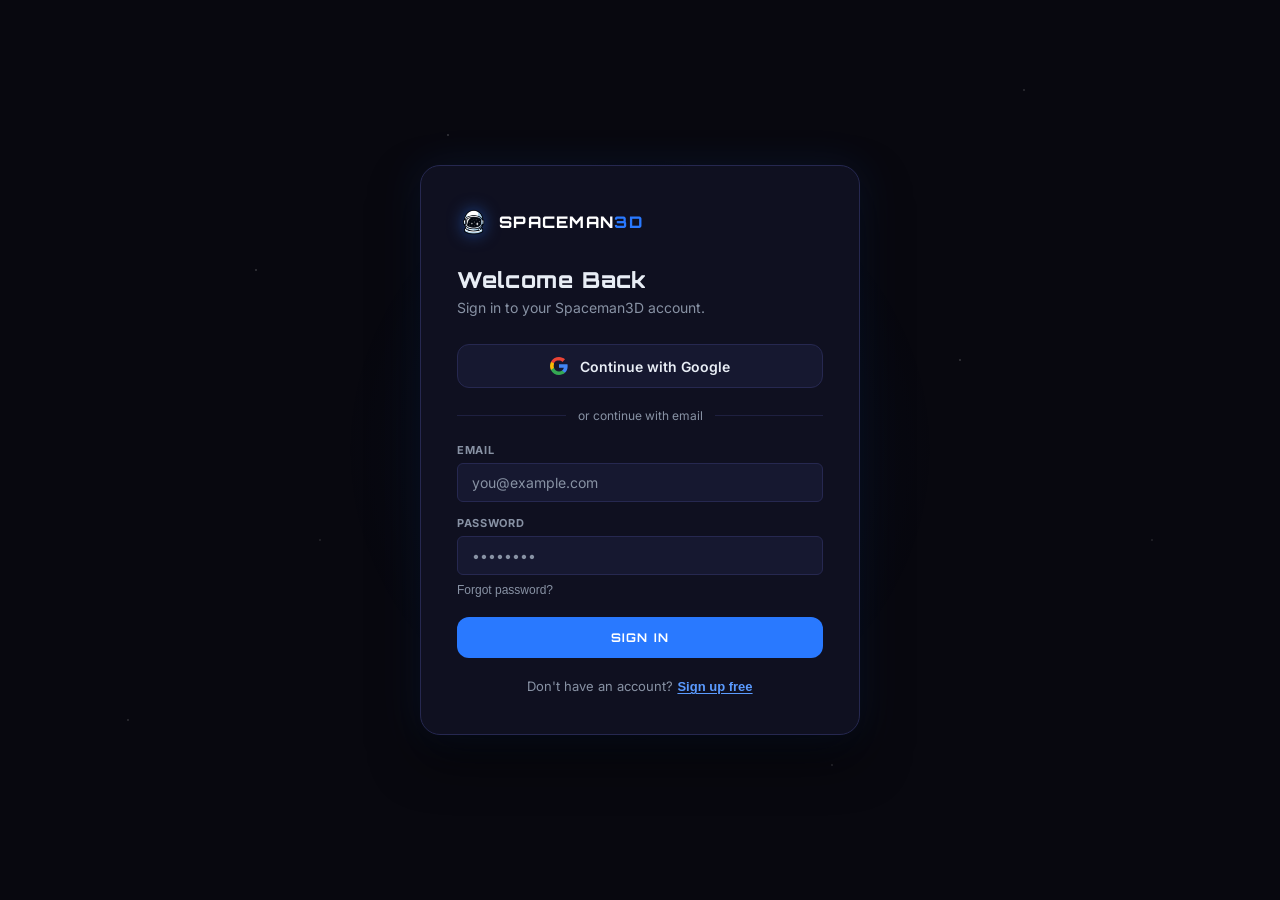
<file: exports.html>
<!DOCTYPE html>
<html lang="en">
<head>
  <meta charset="UTF-8">
  <meta name="viewport" content="width=device-width, initial-scale=1.0">
  <title>My Exports — SPACEMAN3D</title>
  <link rel="preconnect" href="https://fonts.googleapis.com">
  <link rel="preconnect" href="https://fonts.gstatic.com" crossorigin>
  <link href="https://fonts.googleapis.com/css2?family=Orbitron:wght@400;700;800;900&family=Inter:wght@300;400;500;600;700&family=Space+Mono:wght@400;700&display=swap" rel="stylesheet">
  <script src="js/config.js"></script>
  <script src="js/api.js"></script>
  <script src="js/auth-nav.js" defer></script>
  <style>
    :root {
      --color-bg-deep:      #08080F;
      --color-bg-surface:   #0F1020;
      --color-bg-raised:    #161830;
      --color-blue-500:     #2979FF;
      --color-blue-400:     #5B9BFF;
      --color-blue-300:     #90BAFF;
      --color-white:        #FFFFFF;
      --color-fg1:          #E8EDF5;
      --color-fg2:          #B0BBCC;
      --color-fg3:          #8892A4;
      --color-border:       #1E2040;
      --color-border-strong:#262850;
      --color-success:      #22D3A4;
      --color-warning:      #FBBF24;
      --color-error:        #FF4D6A;
      --glow-sm:            0 0 12px rgba(41,121,255,0.25);
      --font-display:       'Orbitron', sans-serif;
      --font-body:          'Inter', sans-serif;
      --font-mono:          'Space Mono', monospace;
      --radius-sm:          6px;
      --radius-md:          12px;
      --radius-full:        9999px;
      --transition-fast:    150ms ease-out;
    }

    *, *::before, *::after { margin: 0; padding: 0; box-sizing: border-box; }
    html, body { min-height: 100vh; }
    body {
      background: var(--color-bg-deep);
      font-family: var(--font-body);
      -webkit-font-smoothing: antialiased;
      color: var(--color-fg1);
    }

    /* ── HEADER ── */
    .header {
      height: 64px;
      background: rgba(8,8,15,0.9);
      backdrop-filter: blur(16px);
      border-bottom: 1px solid var(--color-border);
      display: flex;
      align-items: center;
      justify-content: space-between;
      padding: 0 32px;
      position: sticky;
      top: 0;
      z-index: 100;
    }
    .header-logo {
      display: flex;
      align-items: center;
      gap: 10px;
      text-decoration: none;
    }
    .header-logo img { width: 28px; height: 28px; filter: drop-shadow(0 0 8px rgba(41,121,255,0.5)); }
    .header-wordmark {
      font-family: var(--font-display);
      font-size: 14px;
      font-weight: 800;
      color: var(--color-white);
      letter-spacing: 0.08em;
      text-transform: uppercase;
    }
    .header-wordmark span { color: var(--color-blue-500); }
    .header-right { display: flex; align-items: center; gap: 12px; }
    .btn-outline {
      padding: 7px 16px;
      border-radius: var(--radius-full);
      border: 1px solid var(--color-border-strong);
      background: transparent;
      color: var(--color-fg2);
      font-family: var(--font-body);
      font-size: 12px;
      font-weight: 600;
      cursor: pointer;
      transition: border-color var(--transition-fast), color var(--transition-fast);
      text-decoration: none;
      display: inline-flex;
      align-items: center;
    }
    .btn-outline:hover { border-color: var(--color-blue-500); color: var(--color-blue-400); }

    /* ── MAIN LAYOUT ── */
    .main {
      max-width: 1100px;
      margin: 0 auto;
      padding: 48px 24px;
    }

    .page-title {
      font-family: var(--font-display);
      font-size: 22px;
      font-weight: 800;
      letter-spacing: 0.04em;
      margin-bottom: 4px;
    }
    .page-title span { color: var(--color-blue-400); }
    .page-sub { font-size: 14px; color: var(--color-fg3); margin-bottom: 32px; }

    /* ── FILTER BAR ── */
    .filter-bar {
      display: flex;
      align-items: center;
      gap: 8px;
      margin-bottom: 24px;
      flex-wrap: wrap;
    }
    .filter-chip {
      padding: 5px 14px;
      border-radius: var(--radius-full);
      border: 1px solid var(--color-border-strong);
      background: transparent;
      color: var(--color-fg3);
      font-family: var(--font-body);
      font-size: 12px;
      font-weight: 600;
      cursor: pointer;
      transition: all var(--transition-fast);
    }
    .filter-chip:hover { border-color: var(--color-blue-400); color: var(--color-blue-400); }
    .filter-chip.active {
      background: rgba(41,121,255,0.12);
      border-color: rgba(41,121,255,0.4);
      color: var(--color-blue-400);
    }

    /* ── EXPORT GRID ── */
    .export-grid {
      display: grid;
      grid-template-columns: repeat(auto-fill, minmax(300px, 1fr));
      gap: 16px;
    }

    .export-card {
      background: var(--color-bg-surface);
      border: 1px solid var(--color-border-strong);
      border-radius: var(--radius-md);
      padding: 20px;
      display: flex;
      flex-direction: column;
      gap: 12px;
      transition: border-color var(--transition-fast), box-shadow var(--transition-fast);
      position: relative;
      overflow: hidden;
    }
    .export-card::before {
      content: '';
      position: absolute;
      top: 0; left: 0; right: 0;
      height: 2px;
      opacity: 0;
      transition: opacity var(--transition-fast);
    }
    .export-card.app-cookie::before { background: linear-gradient(90deg, #FF6B35, #FF9A3C); }
    .export-card.app-terrain3d::before { background: linear-gradient(90deg, #2979FF, #22D3A4); }
    .export-card:hover { border-color: var(--color-blue-500); box-shadow: var(--glow-sm); }
    .export-card:hover::before { opacity: 1; }

    .export-card-header {
      display: flex;
      align-items: flex-start;
      justify-content: space-between;
      gap: 12px;
    }
    .export-app-badge {
      display: inline-flex;
      align-items: center;
      gap: 5px;
      padding: 3px 10px;
      border-radius: var(--radius-full);
      font-size: 10px;
      font-weight: 700;
      letter-spacing: 0.05em;
      text-transform: uppercase;
      flex-shrink: 0;
    }
    .export-app-badge.app-cookie {
      background: rgba(255,107,53,0.12);
      border: 1px solid rgba(255,107,53,0.3);
      color: #FF9A3C;
    }
    .export-app-badge.app-terrain3d {
      background: rgba(41,121,255,0.12);
      border: 1px solid rgba(41,121,255,0.3);
      color: var(--color-blue-400);
    }
    .export-app-badge.app-unknown {
      background: rgba(136,146,164,0.1);
      border: 1px solid rgba(136,146,164,0.2);
      color: var(--color-fg3);
    }

    .export-status {
      display: inline-flex;
      align-items: center;
      gap: 4px;
      font-size: 11px;
      font-weight: 600;
    }
    .export-status.status-completed { color: var(--color-success); }
    .export-status.status-processing { color: var(--color-warning); }
    .export-status.status-failed { color: var(--color-error); }
    .status-dot {
      width: 6px; height: 6px;
      border-radius: 50%;
      background: currentColor;
    }
    .status-dot.status-processing { animation: pulse 1.5s infinite; }
    @keyframes pulse { 0%,100% { opacity: 1; } 50% { opacity: 0.3; } }

    .export-name {
      font-family: var(--font-display);
      font-size: 13px;
      font-weight: 700;
      color: var(--color-fg1);
      letter-spacing: 0.03em;
      word-break: break-word;
    }
    .export-meta {
      font-size: 12px;
      color: var(--color-fg3);
      display: flex;
      flex-direction: column;
      gap: 3px;
    }
    .export-meta-row { display: flex; align-items: center; gap: 6px; }
    .export-meta-label { color: var(--color-fg3); }
    .export-meta-value { color: var(--color-fg2); font-family: var(--font-mono); font-size: 11px; }

    .export-actions {
      display: flex;
      gap: 8px;
      margin-top: auto;
    }
    .btn-download {
      flex: 1;
      padding: 8px 14px;
      background: var(--color-blue-500);
      border: none;
      border-radius: var(--radius-sm);
      color: var(--color-white);
      font-family: var(--font-display);
      font-size: 10px;
      font-weight: 700;
      letter-spacing: 0.08em;
      text-transform: uppercase;
      cursor: pointer;
      text-decoration: none;
      display: inline-flex;
      align-items: center;
      justify-content: center;
      gap: 6px;
      transition: background var(--transition-fast);
    }
    .btn-download:hover { background: var(--color-blue-400); }
    .btn-download:disabled { opacity: 0.4; cursor: not-allowed; }
    .btn-open {
      flex: 1;
      padding: 8px 14px;
      background: transparent;
      border: 1px solid var(--color-border-strong);
      border-radius: var(--radius-sm);
      color: var(--color-fg2);
      font-family: var(--font-display);
      font-size: 10px;
      font-weight: 700;
      letter-spacing: 0.08em;
      text-transform: uppercase;
      cursor: pointer;
      text-decoration: none;
      display: inline-flex;
      align-items: center;
      justify-content: center;
      gap: 6px;
      transition: all var(--transition-fast);
    }
    .btn-open:hover { border-color: var(--color-blue-400); color: var(--color-blue-400); }

    /* ── SKELETON ── */
    .skeleton {
      background: linear-gradient(90deg, var(--color-bg-raised) 25%, var(--color-bg-surface) 50%, var(--color-bg-raised) 75%);
      background-size: 200% 100%;
      animation: shimmer 1.5s infinite;
      border-radius: var(--radius-sm);
    }
    @keyframes shimmer { 0% { background-position: 200% 0; } 100% { background-position: -200% 0; } }

    /* ── EMPTY / ERROR ── */
    .state-panel {
      text-align: center;
      padding: 64px 24px;
      color: var(--color-fg3);
    }
    .state-panel svg {
      width: 40px; height: 40px;
      stroke: var(--color-fg3);
      fill: none;
      stroke-width: 1.5;
      margin: 0 auto 16px;
      display: block;
    }
    .state-panel h3 {
      font-family: var(--font-display);
      font-size: 14px;
      font-weight: 700;
      letter-spacing: 0.06em;
      color: var(--color-fg2);
      margin-bottom: 8px;
      text-transform: uppercase;
    }
    .state-panel p { font-size: 14px; }
    .state-panel a {
      display: inline-flex;
      align-items: center;
      gap: 6px;
      margin-top: 20px;
      padding: 9px 20px;
      background: rgba(41,121,255,0.1);
      border: 1px solid rgba(41,121,255,0.3);
      border-radius: var(--radius-full);
      color: var(--color-blue-400);
      font-size: 13px;
      font-weight: 600;
      text-decoration: none;
      transition: all var(--transition-fast);
    }
    .state-panel a:hover { background: rgba(41,121,255,0.2); color: #fff; }

    /* ── COUNT BADGE ── */
    .result-count {
      font-size: 13px;
      color: var(--color-fg3);
      margin-bottom: 16px;
    }
    .result-count strong { color: var(--color-fg2); }
  </style>
</head>
<body>

<header class="header">
  <a href="/" class="header-logo">
    <img src="assets/spaceman-helmet.png" alt="SPACEMAN3D">
    <span class="header-wordmark">SPACEMAN<span>3D</span></span>
  </a>
  <div class="header-right">
    <a href="/orders.html" class="btn-outline">Orders</a>
    <a href="/dashboard.html" class="btn-outline">Dashboard</a>
    <div id="auth-nav-slot"></div>
  </div>
</header>

<main class="main">
  <div class="page-title">My <span>Exports</span></div>
  <p class="page-sub">Files and models you've generated across all Spaceman3D apps.</p>

  <div class="filter-bar" id="filterBar">
    <button class="filter-chip active" data-app="all">All Apps</button>
    <button class="filter-chip" data-app="cookie">Cookie Cutter</button>
    <button class="filter-chip" data-app="terrain3d">Terrain3D</button>
  </div>

  <div class="result-count" id="resultCount" style="display:none">
    Showing <strong id="resultNum">0</strong> export<span id="resultPlural">s</span>
  </div>

  <div id="exportContent">
    <!-- skeleton while loading -->
    <div class="export-grid" id="skeletonGrid">
      <div class="skeleton" style="height:200px;border-radius:12px"></div>
      <div class="skeleton" style="height:200px;border-radius:12px"></div>
      <div class="skeleton" style="height:200px;border-radius:12px"></div>
    </div>
  </div>
</main>

<script>
(function () {
  const API_URL = window.SM3D_CONFIG?.API_URL || 'https://api.spaceman3d.com';

  const APP_LABELS = {
    cookie: 'Cookie Cutter',
    terrain3d: 'Terrain3D',
  };

  const APP_URLS = {
    cookie: window.SM3D_CONFIG?.COOKIE_APP_URL || 'https://cookie.spaceman3d.com',
    terrain3d: window.SM3D_CONFIG?.TERRAIN_APP_URL || 'https://terrain3d.spaceman3d.com',
  };

  function esc(s) {
    return String(s == null ? '' : s)
      .replace(/&/g, '&amp;').replace(/</g, '&lt;').replace(/>/g, '&gt;')
      .replace(/"/g, '&quot;').replace(/'/g, '&#39;');
  }

  // ── Auth guard ──────────────────────────────────────────────────────────
  const accessToken = localStorage.getItem('access_token');
  if (!accessToken) {
    window.location.href = '/login.html?redirect=' + encodeURIComponent(window.location.href);
  }

  function authHeaders() {
    return { 'Content-Type': 'application/json', 'Authorization': `Bearer ${localStorage.getItem('access_token')}` };
  }

  async function apiFetch(path, options = {}) {
    const res = await fetch(`${API_URL}${path}`, { headers: authHeaders(), ...options });
    if (res.status === 401) {
      const userId = localStorage.getItem('user_id');
      const refreshToken = localStorage.getItem('refresh_token');
      if (!userId || !refreshToken) { redirectLogin(); return null; }
      const r = await fetch(`${API_URL}/auth/refresh`, {
        method: 'POST',
        headers: { 'Content-Type': 'application/json' },
        body: JSON.stringify({ userId, refreshToken }),
      });
      if (!r.ok) { redirectLogin(); return null; }
      const { accessToken: newAccess, refreshToken: newRefresh } = await r.json();
      localStorage.setItem('access_token', newAccess);
      localStorage.setItem('refresh_token', newRefresh);
      return fetch(`${API_URL}${path}`, { headers: authHeaders(), ...options });
    }
    return res;
  }

  function redirectLogin() {
    localStorage.removeItem('access_token');
    localStorage.removeItem('refresh_token');
    localStorage.removeItem('user_id');
    window.location.href = '/login.html';
  }

  // ── State ───────────────────────────────────────────────────────────────
  let allExports = [];
  let activeFilter = 'all';

  // ── Render ──────────────────────────────────────────────────────────────
  function fmtDate(dateStr) {
    if (!dateStr) return '—';
    return new Date(dateStr).toLocaleDateString('en-US', { month: 'short', day: 'numeric', year: 'numeric' });
  }

  function statusBadge(status) {
    const s = (status || 'completed').toLowerCase();
    const label = s.charAt(0).toUpperCase() + s.slice(1);
    return `<span class="export-status status-${s}">
      <span class="status-dot ${s === 'processing' ? 'status-processing' : ''}"></span>
      ${esc(label)}
    </span>`;
  }

  function renderCard(exp) {
    const appId = (exp.appId || 'unknown').toLowerCase();
    const appLabel = APP_LABELS[appId] || esc(exp.appId) || 'Unknown App';
    const badgeClass = APP_LABELS[appId] ? `app-${appId}` : 'app-unknown';
    const name = exp.fileName || exp.name || `Export #${esc(exp.id)}`;
    const dims = exp.metadata?.dims;
    const dimsStr = dims
      ? `${dims.cutterSize}mm × ${dims.cutterHeight}mm`
      : exp.metadata?.resolution
        ? `Resolution: ${esc(exp.metadata.resolution)}`
        : null;

    // Action buttons
    let actions = '';
    if (exp.downloadUrl) {
      actions += `<a class="btn-download" href="${esc(exp.downloadUrl)}" download>
        <svg width="12" height="12" viewBox="0 0 24 24" fill="none" stroke="currentColor" stroke-width="2.5"><path d="M21 15v4a2 2 0 01-2 2H5a2 2 0 01-2-2v-4"/><polyline points="7 10 12 15 17 10"/><line x1="12" y1="15" x2="12" y2="3"/></svg>
        Download
      </a>`;
    }
    // Cookie Cutter: link back to app so user can re-download from IndexedDB
    if (appId === 'cookie') {
      const appUrl = esc(APP_URLS.cookie);
      actions += `<a class="btn-open" href="${appUrl}" target="_blank" rel="noopener">
        <svg width="11" height="11" viewBox="0 0 24 24" fill="none" stroke="currentColor" stroke-width="2"><path d="M18 13v6a2 2 0 01-2 2H5a2 2 0 01-2-2V8a2 2 0 012-2h6"/><polyline points="15 3 21 3 21 9"/><line x1="10" y1="14" x2="21" y2="3"/></svg>
        Open App
      </a>`;
    } else if (appId === 'terrain3d') {
      const appUrl = esc(APP_URLS.terrain3d);
      actions += `<a class="btn-open" href="${appUrl}" target="_blank" rel="noopener">
        <svg width="11" height="11" viewBox="0 0 24 24" fill="none" stroke="currentColor" stroke-width="2"><path d="M18 13v6a2 2 0 01-2 2H5a2 2 0 01-2-2V8a2 2 0 012-2h6"/><polyline points="15 3 21 3 21 9"/><line x1="10" y1="14" x2="21" y2="3"/></svg>
        Open App
      </a>`;
    }
    if (!actions) {
      actions = `<button class="btn-download" disabled>No Download</button>`;
    }

    return `
      <div class="export-card app-${appId}">
        <div class="export-card-header">
          <span class="export-app-badge ${badgeClass}">${esc(appLabel)}</span>
          ${statusBadge(exp.status)}
        </div>
        <div class="export-name">${esc(name)}</div>
        <div class="export-meta">
          <div class="export-meta-row">
            <span class="export-meta-label">Created</span>
            <span class="export-meta-value">${fmtDate(exp.createdAt)}</span>
          </div>
          ${dimsStr ? `<div class="export-meta-row">
            <span class="export-meta-label">Specs</span>
            <span class="export-meta-value">${esc(dimsStr)}</span>
          </div>` : ''}
          ${exp.fileSize ? `<div class="export-meta-row">
            <span class="export-meta-label">Size</span>
            <span class="export-meta-value">${esc(exp.fileSize)}</span>
          </div>` : ''}
        </div>
        <div class="export-actions">${actions}</div>
      </div>
    `;
  }

  function renderList(exports) {
    const content = document.getElementById('exportContent');
    const countEl = document.getElementById('resultCount');
    const numEl = document.getElementById('resultNum');
    const pluralEl = document.getElementById('resultPlural');

    if (!exports.length) {
      countEl.style.display = 'none';
      content.innerHTML = `
        <div class="state-panel">
          <svg viewBox="0 0 24 24"><path d="M21 15v4a2 2 0 01-2 2H5a2 2 0 01-2-2v-4"/><polyline points="7 10 12 15 17 10"/><line x1="12" y1="15" x2="12" y2="3"/></svg>
          <h3>${activeFilter === 'all' ? 'No exports yet' : 'No exports for this app'}</h3>
          <p>${activeFilter === 'all'
            ? 'Generate your first file in Cookie Cutter or Terrain3D.'
            : 'Try switching to All Apps or create something new.'}</p>
          ${activeFilter === 'all' ? `<a href="/dashboard.html">
            <svg width="14" height="14" viewBox="0 0 24 24" fill="none" stroke="currentColor" stroke-width="2"><rect x="3" y="3" width="7" height="7"/><rect x="14" y="3" width="7" height="7"/><rect x="14" y="14" width="7" height="7"/><rect x="3" y="14" width="7" height="7"/></svg>
            Go to Dashboard
          </a>` : ''}
        </div>`;
      return;
    }

    numEl.textContent = exports.length;
    pluralEl.textContent = exports.length === 1 ? '' : 's';
    countEl.style.display = 'block';
    content.innerHTML = `<div class="export-grid">${exports.map(renderCard).join('')}</div>`;
  }

  function applyFilter() {
    const filtered = activeFilter === 'all'
      ? allExports
      : allExports.filter((e) => (e.appId || '').toLowerCase() === activeFilter);
    renderList(filtered);
  }

  // ── Filter chips ────────────────────────────────────────────────────────
  document.getElementById('filterBar').addEventListener('click', (e) => {
    const chip = e.target.closest('.filter-chip');
    if (!chip) return;
    document.querySelectorAll('.filter-chip').forEach((c) => c.classList.remove('active'));
    chip.classList.add('active');
    activeFilter = chip.dataset.app;
    applyFilter();
  });

  // ── Load data ───────────────────────────────────────────────────────────
  async function load() {
    const res = await apiFetch('/exports');
    if (!res) return;

    if (!res.ok) {
      document.getElementById('exportContent').innerHTML = `
        <div class="state-panel">
          <svg viewBox="0 0 24 24"><circle cx="12" cy="12" r="10"/><line x1="12" y1="8" x2="12" y2="12"/><line x1="12" y1="16" x2="12.01" y2="16"/></svg>
          <h3>Could not load exports</h3>
          <p>Please try again or check back later.</p>
        </div>`;
      return;
    }

    const data = await res.json();
    allExports = Array.isArray(data) ? data : (data.exports || []);

    // Sort newest first
    allExports.sort((a, b) => new Date(b.createdAt) - new Date(a.createdAt));

    applyFilter();
  }

  load();
})();
</script>
</body>
</html>
</file>
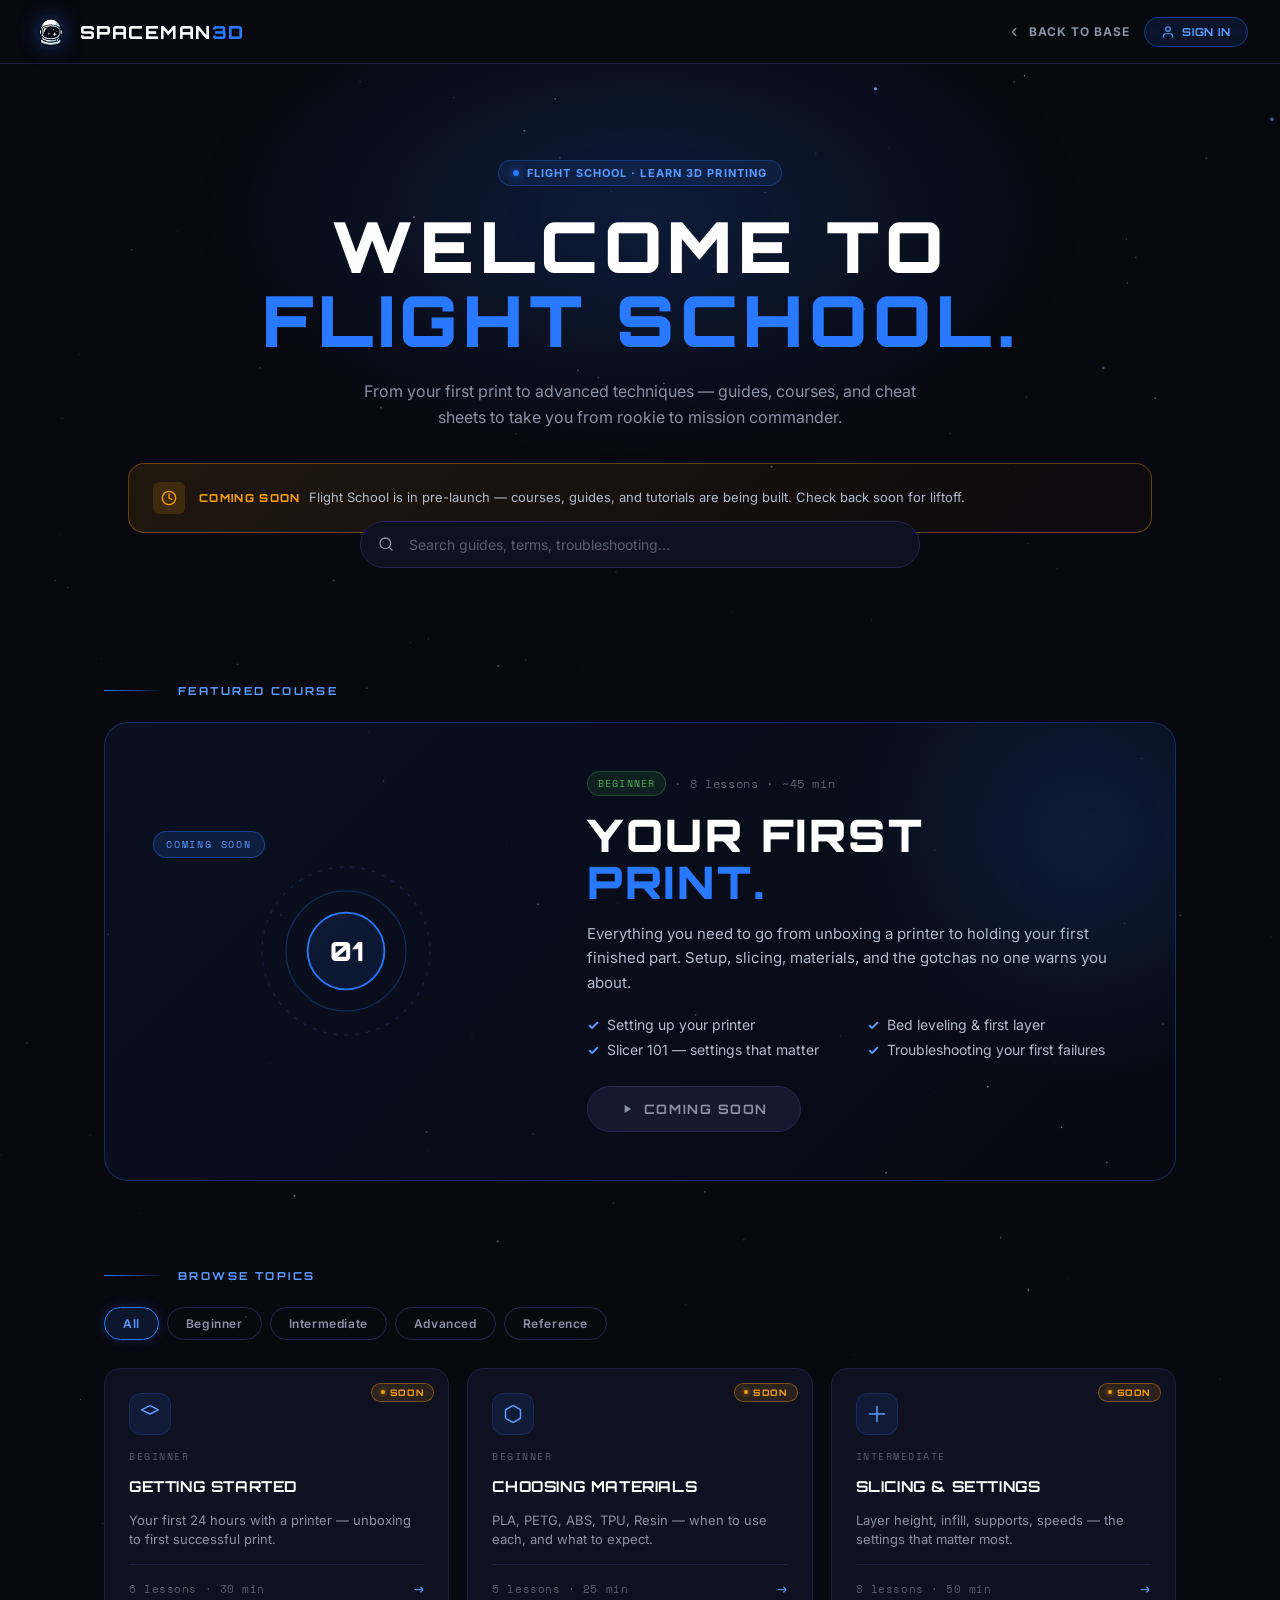
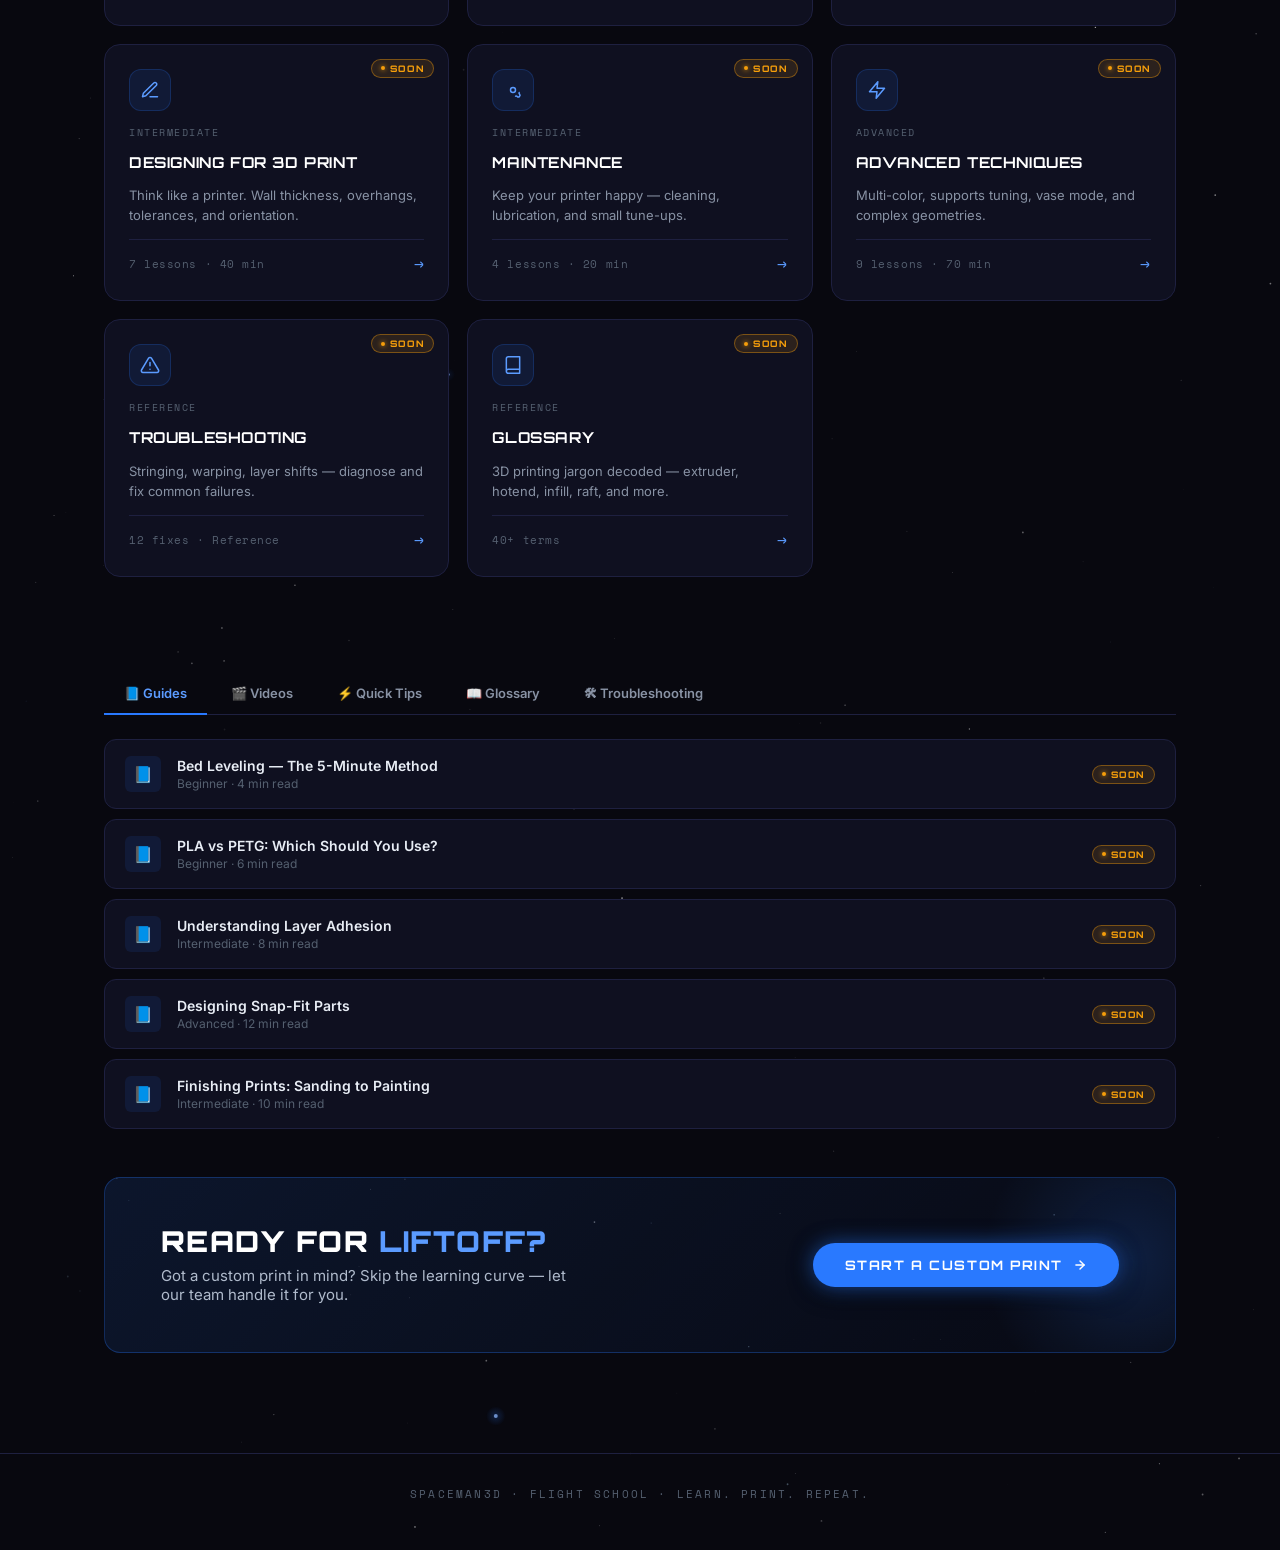
<file: flight-school.html>
<!DOCTYPE html>
<html lang="en">
<head>
  <meta charset="UTF-8">
  <meta name="viewport" content="width=device-width, initial-scale=1.0">
  <title>Flight School — SPACEMAN3D</title>
  <link rel="preconnect" href="https://fonts.googleapis.com">
  <link rel="preconnect" href="https://fonts.gstatic.com" crossorigin>
  <link href="https://fonts.googleapis.com/css2?family=Orbitron:wght@400;500;600;700;800;900&family=Inter:wght@300;400;500;600;700;800&family=Space+Mono:wght@400;700&display=swap" rel="stylesheet">
  <link rel="stylesheet" href="flight-school.css">
  <script src="js/config.js"></script>
  <script src="js/auth-nav.js" defer></script>
</head>
<body>

<canvas id="starsCanvas"></canvas>

<div class="page">

  <header class="header">
    <a class="header-logo" href="index.html">
      <img src="assets/spaceman-helmet.png" alt="SPACEMAN3D">
      <span class="header-wordmark">SPACEMAN<span>3D</span></span>
    </a>
    <div style="display:flex;align-items:center;gap:14px;">
      <a class="header-back" href="index.html">
        <svg viewBox="0 0 24 24"><polyline points="15 18 9 12 15 6"/></svg>
        Back to Base
      </a>
      <div id="auth-nav-slot"></div>
    </div>
  </header>

  <!-- HERO -->
  <section class="hero">
    <div class="hero-glow"></div>
    <div class="hero-badge">
      <div class="hero-badge-dot"></div>
      <span class="hero-badge-text">Flight School · Learn 3D Printing</span>
    </div>
    <h1>WELCOME TO<br><span>FLIGHT SCHOOL.</span></h1>
    <p class="hero-sub">From your first print to advanced techniques — guides, courses, and cheat sheets to take you from rookie to mission commander.</p>

    <!-- Coming soon banner -->
    <div class="coming-soon-banner" style="margin-top:28px;">
      <div class="coming-soon-banner-inner">
        <div class="coming-soon-banner-icon">
          <svg viewBox="0 0 24 24"><circle cx="12" cy="12" r="10"/><polyline points="12 6 12 12 16 14"/></svg>
        </div>
        <div class="coming-soon-banner-text">
          <strong>Coming Soon</strong>Flight School is in pre-launch — courses, guides, and tutorials are being built. Check back soon for liftoff.
        </div>
      </div>
    </div>

    <!-- Search -->
    <div class="search-bar">
      <svg class="search-icon" viewBox="0 0 24 24"><circle cx="11" cy="11" r="8"/><line x1="21" y1="21" x2="16.65" y2="16.65"/></svg>
      <input type="text" id="searchInput" placeholder="Search guides, terms, troubleshooting…">
    </div>
  </section>

  <!-- FEATURED COURSE -->
  <section class="featured-section">
    <div class="section-label">
      <div class="section-label-line"></div>
      <span class="section-label-text">Featured Course</span>
    </div>

    <div class="featured-card">
      <div class="featured-visual">
        <div class="featured-badge">COMING SOON</div>
        <div class="featured-orbit">
          <svg viewBox="0 0 200 200" class="orbit-svg">
            <circle cx="100" cy="100" r="70" fill="none" stroke="rgba(41,121,255,0.2)" stroke-width="1" stroke-dasharray="3 6"/>
            <circle cx="100" cy="100" r="50" fill="none" stroke="rgba(41,121,255,0.3)" stroke-width="1"/>
            <circle cx="100" cy="100" r="32" fill="rgba(41,121,255,0.1)" stroke="var(--blue-500)" stroke-width="1.5"/>
            <text x="100" y="108" text-anchor="middle" font-family="Orbitron" font-weight="900" font-size="22" fill="#fff">01</text>
          </svg>
        </div>
      </div>
      <div class="featured-content">
        <div class="featured-meta">
          <span class="meta-pill">Beginner</span>
          <span class="meta-dot">·</span>
          <span class="meta-text">8 lessons</span>
          <span class="meta-dot">·</span>
          <span class="meta-text">~45 min</span>
        </div>
        <h2>YOUR FIRST<br><span>PRINT.</span></h2>
        <p>Everything you need to go from unboxing a printer to holding your first finished part. Setup, slicing, materials, and the gotchas no one warns you about.</p>
        <ul class="featured-list">
          <li><span class="check">✓</span> Setting up your printer</li>
          <li><span class="check">✓</span> Bed leveling &amp; first layer</li>
          <li><span class="check">✓</span> Slicer 101 — settings that matter</li>
          <li><span class="check">✓</span> Troubleshooting your first failures</li>
        </ul>
        <button class="btn-launch cs-disabled" disabled>
          <svg viewBox="0 0 24 24" fill="currentColor"><path d="M8 5v14l11-7z"/></svg>
          Coming Soon
        </button>
      </div>
    </div>
  </section>

  <!-- TOPIC GRID -->
  <section class="topics-section">
    <div class="section-label">
      <div class="section-label-line"></div>
      <span class="section-label-text">Browse Topics</span>
    </div>

    <div class="topic-filter">
      <button class="filter-chip active" data-filter="all">All</button>
      <button class="filter-chip" data-filter="beginner">Beginner</button>
      <button class="filter-chip" data-filter="intermediate">Intermediate</button>
      <button class="filter-chip" data-filter="advanced">Advanced</button>
      <button class="filter-chip" data-filter="reference">Reference</button>
    </div>

    <div class="topics-grid" id="topicsGrid"></div>
  </section>

  <!-- LIBRARY -->
  <section class="library-section">
    <div class="library-tabs">
      <button class="tab active" data-tab="guides">📘 Guides</button>
      <button class="tab" data-tab="videos">🎬 Videos</button>
      <button class="tab" data-tab="tips">⚡ Quick Tips</button>
      <button class="tab" data-tab="glossary">📖 Glossary</button>
      <button class="tab" data-tab="faq">🛠 Troubleshooting</button>
    </div>
    <div class="library-content" id="libraryContent"></div>
  </section>

  <!-- CTA -->
  <section class="cta-strip">
    <div class="cta-card">
      <div class="cta-text">
        <h3>Ready for <span>liftoff?</span></h3>
        <p>Got a custom print in mind? Skip the learning curve — let our team handle it for you.</p>
      </div>
      <a class="cta-btn" href="custom.html">
        Start a Custom Print
        <svg viewBox="0 0 24 24"><line x1="5" y1="12" x2="19" y2="12"/><polyline points="12 5 19 12 12 19"/></svg>
      </a>
    </div>
  </section>

  <footer>
    <p>SPACEMAN3D · Flight School · Learn. Print. Repeat.</p>
  </footer>

</div>

<script src="flight-school.js"></script>
</body>
</html>
</file>
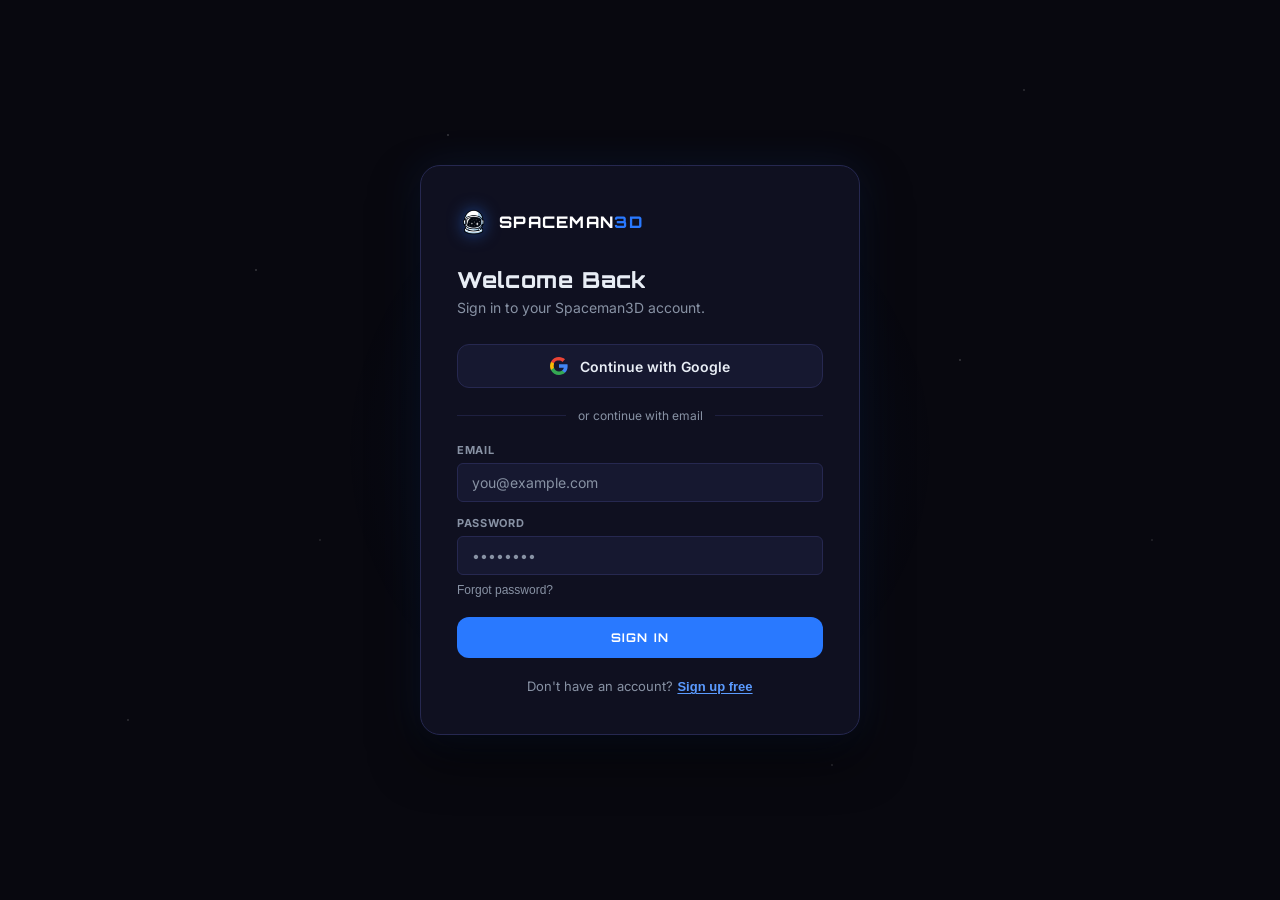
<file: login.html>
<!DOCTYPE html>
<html lang="en">
<head>
  <meta charset="UTF-8">
  <meta name="viewport" content="width=device-width, initial-scale=1.0">
  <!-- Required for Google Sign-In popup to work correctly -->
  <meta http-equiv="Cross-Origin-Opener-Policy" content="same-origin-allow-popups">
  <meta name="referrer" content="no-referrer">
  <title>Sign In — SPACEMAN3D</title>
  <link rel="preconnect" href="https://fonts.googleapis.com">
  <link rel="preconnect" href="https://fonts.gstatic.com" crossorigin>
  <link href="https://fonts.googleapis.com/css2?family=Orbitron:wght@400;700;800;900&family=Inter:wght@300;400;500;600;700&display=swap" rel="stylesheet">
  <script src="js/config.js"></script>
  <style>
    :root {
      --color-bg-deep:      #08080F;
      --color-bg-surface:   #0F1020;
      --color-bg-raised:    #161830;
      --color-blue-500:     #2979FF;
      --color-blue-400:     #5B9BFF;
      --color-blue-300:     #90BAFF;
      --color-blue-600:     #1565C0;
      --color-white:        #FFFFFF;
      --color-fg1:          #E8EDF5;
      --color-fg2:          #B0BBCC;
      --color-fg3:          #8892A4;
      --color-border:       #1E2040;
      --color-border-strong:#262850;
      --color-error:        #FF4D6A;
      --color-success:      #22D3A4;
      --glow-md:            0 0 24px rgba(41,121,255,0.35);
      --font-display:       'Orbitron', sans-serif;
      --font-body:          'Inter', sans-serif;
      --radius-sm:          6px;
      --radius-md:          12px;
      --radius-full:        9999px;
      --transition-fast:    150ms ease-out;
    }

    *, *::before, *::after { margin: 0; padding: 0; box-sizing: border-box; }
    html, body { min-height: 100vh; }
    body {
      background: var(--color-bg-deep);
      font-family: var(--font-body);
      -webkit-font-smoothing: antialiased;
      display: flex;
      align-items: center;
      justify-content: center;
      padding: 24px 16px;
      position: relative;
      overflow: hidden;
    }

    /* Stars background */
    body::before {
      content: '';
      position: fixed;
      inset: 0;
      background:
        radial-gradient(1px 1px at 20% 30%, rgba(255,255,255,0.5) 0%, transparent 100%),
        radial-gradient(1px 1px at 80% 10%, rgba(255,255,255,0.4) 0%, transparent 100%),
        radial-gradient(1.5px 1.5px at 50% 70%, rgba(255,255,255,0.3) 0%, transparent 100%),
        radial-gradient(1px 1px at 10% 80%, rgba(255,255,255,0.4) 0%, transparent 100%),
        radial-gradient(1px 1px at 90% 60%, rgba(255,255,255,0.3) 0%, transparent 100%),
        radial-gradient(1px 1px at 35% 15%, rgba(255,255,255,0.5) 0%, transparent 100%),
        radial-gradient(1px 1px at 65% 85%, rgba(255,255,255,0.4) 0%, transparent 100%),
        radial-gradient(1px 1px at 45% 45%, rgba(255,255,255,0.3) 0%, transparent 100%),
        radial-gradient(1px 1px at 75% 40%, rgba(255,255,255,0.5) 0%, transparent 100%),
        radial-gradient(1px 1px at 25% 60%, rgba(255,255,255,0.3) 0%, transparent 100%);
      pointer-events: none;
      z-index: 0;
    }

    /* Glow orb behind card */
    body::after {
      content: '';
      position: fixed;
      top: 50%;
      left: 50%;
      transform: translate(-50%, -50%);
      width: 600px;
      height: 600px;
      background: radial-gradient(ellipse at center, rgba(41,121,255,0.08) 0%, transparent 70%);
      pointer-events: none;
      z-index: 0;
    }

    /* ── CARD ── */
    .card {
      position: relative;
      z-index: 1;
      width: 100%;
      max-width: 440px;
      background: var(--color-bg-surface);
      border: 1px solid var(--color-border-strong);
      border-radius: 20px;
      padding: 40px 36px;
      box-shadow: 0 0 40px rgba(41,121,255,0.1), 0 24px 48px rgba(0,0,0,0.6);
    }

    /* ── LOGO ── */
    .logo {
      display: flex;
      align-items: center;
      gap: 10px;
      margin-bottom: 28px;
      text-decoration: none;
    }
    .logo img { width: 32px; height: 32px; filter: drop-shadow(0 0 8px rgba(41,121,255,0.5)); }
    .logo-text {
      font-family: var(--font-display);
      font-size: 16px;
      font-weight: 800;
      color: var(--color-white);
      letter-spacing: 0.08em;
      text-transform: uppercase;
    }
    .logo-text span { color: var(--color-blue-500); }

    /* ── HEADING ── */
    h1 {
      font-family: var(--font-display);
      font-size: 22px;
      font-weight: 800;
      color: var(--color-fg1);
      letter-spacing: 0.04em;
      margin-bottom: 6px;
    }
    .subtitle {
      font-size: 14px;
      color: var(--color-fg3);
      margin-bottom: 28px;
    }

    /* ── GOOGLE BUTTON ── */
    .btn-google {
      width: 100%;
      display: flex;
      align-items: center;
      justify-content: center;
      gap: 12px;
      padding: 12px 20px;
      background: var(--color-bg-raised);
      border: 1px solid var(--color-border-strong);
      border-radius: var(--radius-md);
      color: var(--color-fg1);
      font-family: var(--font-body);
      font-size: 14px;
      font-weight: 600;
      cursor: pointer;
      transition: border-color var(--transition-fast), background var(--transition-fast);
      margin-bottom: 20px;
    }
    .btn-google:hover {
      border-color: var(--color-blue-500);
      background: rgba(41,121,255,0.06);
    }
    .btn-google svg { flex-shrink: 0; }

    /* ── DIVIDER ── */
    .divider {
      display: flex;
      align-items: center;
      gap: 12px;
      margin-bottom: 20px;
    }
    .divider::before, .divider::after {
      content: '';
      flex: 1;
      height: 1px;
      background: var(--color-border);
    }
    .divider span { font-size: 12px; color: var(--color-fg3); white-space: nowrap; }

    /* ── FORM ── */
    .form-row { margin-bottom: 14px; }
    .form-row-split { display: grid; grid-template-columns: 1fr 1fr; gap: 12px; margin-bottom: 14px; }

    label {
      display: block;
      font-size: 11px;
      font-weight: 700;
      letter-spacing: 0.06em;
      text-transform: uppercase;
      color: var(--color-fg3);
      margin-bottom: 6px;
    }

    input, select {
      width: 100%;
      background: var(--color-bg-raised);
      border: 1px solid var(--color-border-strong);
      border-radius: var(--radius-sm);
      color: var(--color-fg1);
      font-family: var(--font-body);
      font-size: 14px;
      padding: 10px 14px;
      outline: none;
      transition: border-color var(--transition-fast);
      -webkit-appearance: none;
    }
    select { cursor: pointer; }
    input:focus, select:focus { border-color: var(--color-blue-500); }
    input::placeholder { color: var(--color-fg3); }

    /* ── PRIMARY BUTTON ── */
    .btn-primary {
      width: 100%;
      padding: 13px 20px;
      background: var(--color-blue-500);
      border: none;
      border-radius: var(--radius-md);
      color: var(--color-white);
      font-family: var(--font-display);
      font-size: 12px;
      font-weight: 700;
      letter-spacing: 0.1em;
      text-transform: uppercase;
      cursor: pointer;
      transition: background var(--transition-fast), box-shadow var(--transition-fast);
      margin-top: 6px;
    }
    .btn-primary:hover { background: var(--color-blue-400); box-shadow: var(--glow-md); }
    .btn-primary:disabled { opacity: 0.5; cursor: not-allowed; }

    /* ── TOGGLE LINK ── */
    .toggle-link {
      text-align: center;
      margin-top: 20px;
      font-size: 13px;
      color: var(--color-fg3);
    }
    .toggle-link button {
      background: none;
      border: none;
      color: var(--color-blue-400);
      font-size: 13px;
      font-weight: 600;
      cursor: pointer;
      padding: 0;
      text-decoration: underline;
      text-underline-offset: 2px;
    }

    /* ── ERROR / SUCCESS ALERTS ── */
    .alert {
      display: none;
      padding: 12px 16px;
      border-radius: var(--radius-sm);
      font-size: 13px;
      font-weight: 500;
      margin-bottom: 16px;
      line-height: 1.4;
    }
    .alert.visible { display: block; }
    .alert-error { background: rgba(255,77,106,0.12); border: 1px solid rgba(255,77,106,0.3); color: #FF8FA3; }
    .alert-success { background: rgba(34,211,164,0.1); border: 1px solid rgba(34,211,164,0.25); color: var(--color-success); }
    .alert-action {
      margin-top: 8px;
    }
    .alert-action button {
      background: none;
      border: none;
      color: var(--color-blue-400);
      font-size: 13px;
      font-weight: 600;
      cursor: pointer;
      padding: 0;
      text-decoration: underline;
      text-underline-offset: 2px;
    }

    /* ── FORGOT PASSWORD ── */
    .forgot-link {
      display: block;
      text-align: right;
      font-size: 12px;
      color: var(--color-fg3);
      background: none;
      border: none;
      cursor: pointer;
      margin-top: -6px;
      margin-bottom: 14px;
      padding: 0;
    }
    .forgot-link:hover { color: var(--color-blue-400); }

    /* Spinner */
    .spinner {
      display: inline-block;
      width: 14px; height: 14px;
      border: 2px solid rgba(255,255,255,0.3);
      border-top-color: #fff;
      border-radius: 50%;
      animation: spin 0.7s linear infinite;
      vertical-align: middle;
      margin-right: 6px;
    }
    @keyframes spin { to { transform: rotate(360deg); } }
  </style>
</head>
<body>

<div class="card">
  <a href="/" class="logo">
    <img src="assets/spaceman-logo.png" alt="Spaceman3D">
    <span class="logo-text">SPACEMAN<span>3D</span></span>
  </a>

  <h1 id="page-title">Welcome Back</h1>
  <p class="subtitle" id="page-subtitle">Sign in to your Spaceman3D account.</p>

  <!-- Alert area -->
  <div class="alert" id="alert"></div>

  <!-- Google Sign-In -->
  <button class="btn-google" id="btn-google" type="button">
    <svg width="18" height="18" viewBox="0 0 18 18" fill="none">
      <path d="M17.64 9.2c0-.637-.057-1.251-.164-1.84H9v3.481h4.844c-.209 1.125-.843 2.078-1.796 2.717v2.258h2.908c1.702-1.567 2.684-3.874 2.684-6.615z" fill="#4285F4"/>
      <path d="M9 18c2.43 0 4.467-.806 5.956-2.184l-2.908-2.258c-.806.54-1.837.86-3.048.86-2.344 0-4.328-1.584-5.036-3.711H.957v2.332A8.997 8.997 0 0 0 9 18z" fill="#34A853"/>
      <path d="M3.964 10.707A5.41 5.41 0 0 1 3.682 9c0-.593.102-1.17.282-1.707V4.961H.957A8.996 8.996 0 0 0 0 9c0 1.452.348 2.827.957 4.039l3.007-2.332z" fill="#FBBC05"/>
      <path d="M9 3.58c1.321 0 2.508.454 3.44 1.345l2.582-2.58C13.463.891 11.426 0 9 0A8.997 8.997 0 0 0 .957 4.961L3.964 6.293C4.672 4.166 6.656 3.58 9 3.58z" fill="#EA4335"/>
    </svg>
    Continue with Google
  </button>

  <div class="divider"><span>or continue with email</span></div>

  <!-- Sign-up fields (hidden by default) -->
  <div id="signup-fields" style="display:none">
    <div class="form-row-split">
      <div>
        <label for="firstName">First name</label>
        <input type="text" id="firstName" placeholder="Jane" autocomplete="given-name">
      </div>
      <div>
        <label for="lastName">Last name</label>
        <input type="text" id="lastName" placeholder="Doe" autocomplete="family-name">
      </div>
    </div>
    <div class="form-row-split">
      <div>
        <label for="country">Country</label>
        <select id="country">
          <option value="">Select…</option>
          <option value="US">United States</option>
          <option value="CA">Canada</option>
          <option value="GB">United Kingdom</option>
          <option value="AU">Australia</option>
          <option value="DE">Germany</option>
          <option value="FR">France</option>
          <option value="JP">Japan</option>
          <option value="OTHER">Other</option>
        </select>
      </div>
      <div>
        <label for="state">State / Province</label>
        <input type="text" id="state" placeholder="CA" autocomplete="address-level1">
      </div>
    </div>
  </div>

  <!-- Email / Password -->
  <div class="form-row">
    <label for="email">Email</label>
    <input type="email" id="email" placeholder="you@example.com" autocomplete="email">
  </div>
  <div class="form-row">
    <label for="password">Password</label>
    <input type="password" id="password" placeholder="••••••••" autocomplete="current-password">
  </div>
  <button class="forgot-link" id="btn-forgot" type="button">Forgot password?</button>

  <button class="btn-primary" id="btn-submit" type="button">Sign In</button>

  <div class="toggle-link">
    <span id="toggle-text">Don't have an account?</span>
    <button id="btn-toggle" type="button">Sign up free</button>
  </div>
</div>

<!-- Google Identity Services -->
<script src="https://accounts.google.com/gsi/client" async defer></script>
<script>
(function () {
  const API_URL = window.SM3D_CONFIG?.API_URL || 'https://api.spaceman3d.com';
  const GOOGLE_CLIENT_ID = window.SM3D_CONFIG?.GOOGLE_CLIENT_ID || '';

  const ALLOWED_REDIRECT_ORIGINS = [
    'https://spaceman3d.com',
    'https://www.spaceman3d.com',
    'https://cookie.spaceman3d.com',
    'https://terrain3d.spaceman3d.com',
  ];

  // Explicit local origins — never allow arbitrary localhost ports in dev
  const LOCAL_ORIGINS = [
    'http://localhost:5173',  // Cookie Cutter
    'http://localhost:5174',  // Terrain3D
    'http://localhost:8080',  // Main site
  ];
  const IS_LOCAL = window.location.hostname === 'localhost' || window.location.hostname === '127.0.0.1';

  function isSafeRedirect(url) {
    try {
      const parsed = new URL(url);
      if (IS_LOCAL) return LOCAL_ORIGINS.includes(parsed.origin);
      return ALLOWED_REDIRECT_ORIGINS.some((o) => parsed.origin === o);
    } catch { return false; }
  }

  // Read ?redirect= param
  const params = new URLSearchParams(window.location.search);
  const redirectUrl = params.get('redirect') || null;

  let isSignUp = false;

  // ── DOM refs ──────────────────────────────────────
  const title       = document.getElementById('page-title');
  const subtitle    = document.getElementById('page-subtitle');
  const alert       = document.getElementById('alert');
  const btnGoogle   = document.getElementById('btn-google');
  const signupFields = document.getElementById('signup-fields');
  const emailInput  = document.getElementById('email');
  const passwordInput = document.getElementById('password');
  const forgotBtn   = document.getElementById('btn-forgot');
  const submitBtn   = document.getElementById('btn-submit');
  const toggleText  = document.getElementById('toggle-text');
  const toggleBtn   = document.getElementById('btn-toggle');

  // ── Helpers ───────────────────────────────────────
  function showAlert(message, type, actionLabel, actionFn) {
    alert.className = `alert visible alert-${type}`;
    alert.innerHTML = `<div>${message}</div>`;
    if (actionLabel && actionFn) {
      const div = document.createElement('div');
      div.className = 'alert-action';
      const btn = document.createElement('button');
      btn.textContent = actionLabel;
      btn.onclick = actionFn;
      div.appendChild(btn);
      alert.appendChild(div);
    }
  }
  function clearAlert() { alert.className = 'alert'; alert.innerHTML = ''; }

  function setLoading(loading) {
    submitBtn.disabled = loading;
    btnGoogle.disabled = loading;
    submitBtn.innerHTML = loading
      ? '<span class="spinner"></span>Please wait…'
      : (isSignUp ? 'Create Account' : 'Sign In');
  }

  function afterAuth(user, accessToken, refreshToken) {
    localStorage.setItem('access_token', accessToken);
    localStorage.setItem('refresh_token', refreshToken);
    localStorage.setItem('user_id', user.id);

    if (redirectUrl && isSafeRedirect(redirectUrl)) {
      window.location.href =
        `${redirectUrl}#access_token=${encodeURIComponent(accessToken)}&refresh_token=${encodeURIComponent(refreshToken)}&user_id=${encodeURIComponent(user.id)}`;
    } else {
      window.location.href = '/dashboard.html';
    }
  }

  async function handleApiError(res, switchToSignUpFn, switchToSignInFn) {
    let data = {};
    try { data = await res.json(); } catch {}
    const msg = data.error || data.message || 'Something went wrong';

    if (res.status === 409) {
      showAlert('An account with that email already exists.', 'error', 'Sign in instead', switchToSignInFn);
    } else if (res.status === 404) {
      showAlert('No account found with that email.', 'error', 'Sign up for free', switchToSignUpFn);
    } else if (res.status === 401 && msg.includes('Google Sign-In')) {
      showAlert('This account uses Google Sign-In. Please use "Continue with Google" above.', 'error');
    } else if (res.status === 401 && msg.includes('Incorrect password')) {
      showAlert('Incorrect password. Please try again.', 'error');
    } else {
      showAlert(msg, 'error');
    }
  }

  // ── Toggle sign-in / sign-up ──────────────────────
  function showSignIn() {
    isSignUp = false;
    title.textContent = 'Welcome Back';
    subtitle.textContent = 'Sign in to your Spaceman3D account.';
    signupFields.style.display = 'none';
    forgotBtn.style.display = 'block';
    submitBtn.textContent = 'Sign In';
    toggleText.textContent = "Don't have an account?";
    toggleBtn.textContent = 'Sign up free';
    clearAlert();
  }

  function showSignUp() {
    isSignUp = true;
    title.textContent = 'Create Account';
    subtitle.textContent = 'Join Spaceman3D — it\'s free to start.';
    signupFields.style.display = 'block';
    forgotBtn.style.display = 'none';
    submitBtn.textContent = 'Create Account';
    toggleText.textContent = 'Already have an account?';
    toggleBtn.textContent = 'Sign in';
    clearAlert();
  }

  toggleBtn.addEventListener('click', () => isSignUp ? showSignIn() : showSignUp());

  // ── Email/password submit ─────────────────────────
  submitBtn.addEventListener('click', async () => {
    clearAlert();
    const email = emailInput.value.trim();
    const password = passwordInput.value;
    if (!email || !password) { showAlert('Email and password are required.', 'error'); return; }

    setLoading(true);
    try {
      if (isSignUp) {
        // Registration
        const firstName = document.getElementById('firstName').value.trim();
        const lastName  = document.getElementById('lastName').value.trim();
        const country   = document.getElementById('country').value;
        const state     = document.getElementById('state').value.trim();

        const res = await fetch(`${API_URL}/auth/register`, {
          method: 'POST',
          headers: { 'Content-Type': 'application/json' },
          body: JSON.stringify({ email, password, firstName, lastName }),
        });
        if (!res.ok) { await handleApiError(res, showSignUp, showSignIn); return; }
        const { user, accessToken, refreshToken } = await res.json();

        // Patch country/state if provided
        if (country || state) {
          try {
            await fetch(`${API_URL}/user/me`, {
              method: 'PATCH',
              headers: { 'Content-Type': 'application/json', 'Authorization': `Bearer ${accessToken}` },
              body: JSON.stringify({ country, state }),
            });
          } catch {}
        }

        afterAuth(user, accessToken, refreshToken);

      } else {
        // Login
        const res = await fetch(`${API_URL}/auth/login`, {
          method: 'POST',
          headers: { 'Content-Type': 'application/json' },
          body: JSON.stringify({ email, password }),
        });
        if (!res.ok) { await handleApiError(res, showSignUp, showSignIn); return; }
        const { user, accessToken, refreshToken } = await res.json();
        afterAuth(user, accessToken, refreshToken);
      }
    } catch (err) {
      showAlert('Network error. Please try again.', 'error');
    } finally {
      setLoading(false);
    }
  });

  // Allow Enter key to submit
  [emailInput, passwordInput].forEach((el) =>
    el.addEventListener('keydown', (e) => { if (e.key === 'Enter') submitBtn.click(); })
  );

  // ── Forgot password ────────────────────────────────
  forgotBtn.addEventListener('click', async () => {
    const email = emailInput.value.trim();
    if (!email) { showAlert('Enter your email above, then click Forgot password.', 'error'); return; }
    clearAlert();
    try {
      await fetch(`${API_URL}/auth/forgot-password`, {
        method: 'POST',
        headers: { 'Content-Type': 'application/json' },
        body: JSON.stringify({ email }),
      });
      showAlert('If that email exists, a reset link has been sent.', 'success');
    } catch {
      showAlert('Network error. Please try again.', 'error');
    }
  });

  // ── Google Sign-In ────────────────────────────────
  btnGoogle.addEventListener('click', () => {
    if (!GOOGLE_CLIENT_ID) {
      showAlert('Google Sign-In is not configured yet. Please use email/password.', 'error');
      return;
    }
    if (typeof google === 'undefined') {
      showAlert('Google Sign-In script failed to load. Please refresh the page.', 'error');
      return;
    }
    google.accounts.id.initialize({
      client_id: GOOGLE_CLIENT_ID,
      callback: handleGoogleCredential,
    });
    google.accounts.id.prompt();
  });

  async function handleGoogleCredential(response) {
    clearAlert();
    setLoading(true);
    try {
      const res = await fetch(`${API_URL}/auth/google`, {
        method: 'POST',
        headers: { 'Content-Type': 'application/json' },
        body: JSON.stringify({ idToken: response.credential }),
      });
      if (!res.ok) {
        let data = {}; try { data = await res.json(); } catch {}
        showAlert(data.error || 'Google sign-in failed.', 'error');
        return;
      }
      const { user, accessToken, refreshToken } = await res.json();
      afterAuth(user, accessToken, refreshToken);
    } catch {
      showAlert('Network error. Please try again.', 'error');
    } finally {
      setLoading(false);
    }
  }

  // Initialize Google Identity Services button (rendered in the background)
  window.addEventListener('load', () => {
    if (GOOGLE_CLIENT_ID && typeof google !== 'undefined') {
      google.accounts.id.initialize({
        client_id: GOOGLE_CLIENT_ID,
        callback: handleGoogleCredential,
      });
    }
  });

  // If already logged in, skip to dashboard
  if (localStorage.getItem('access_token') && !redirectUrl) {
    window.location.href = '/dashboard.html';
  }
})();
</script>
</body>
</html>
</file>
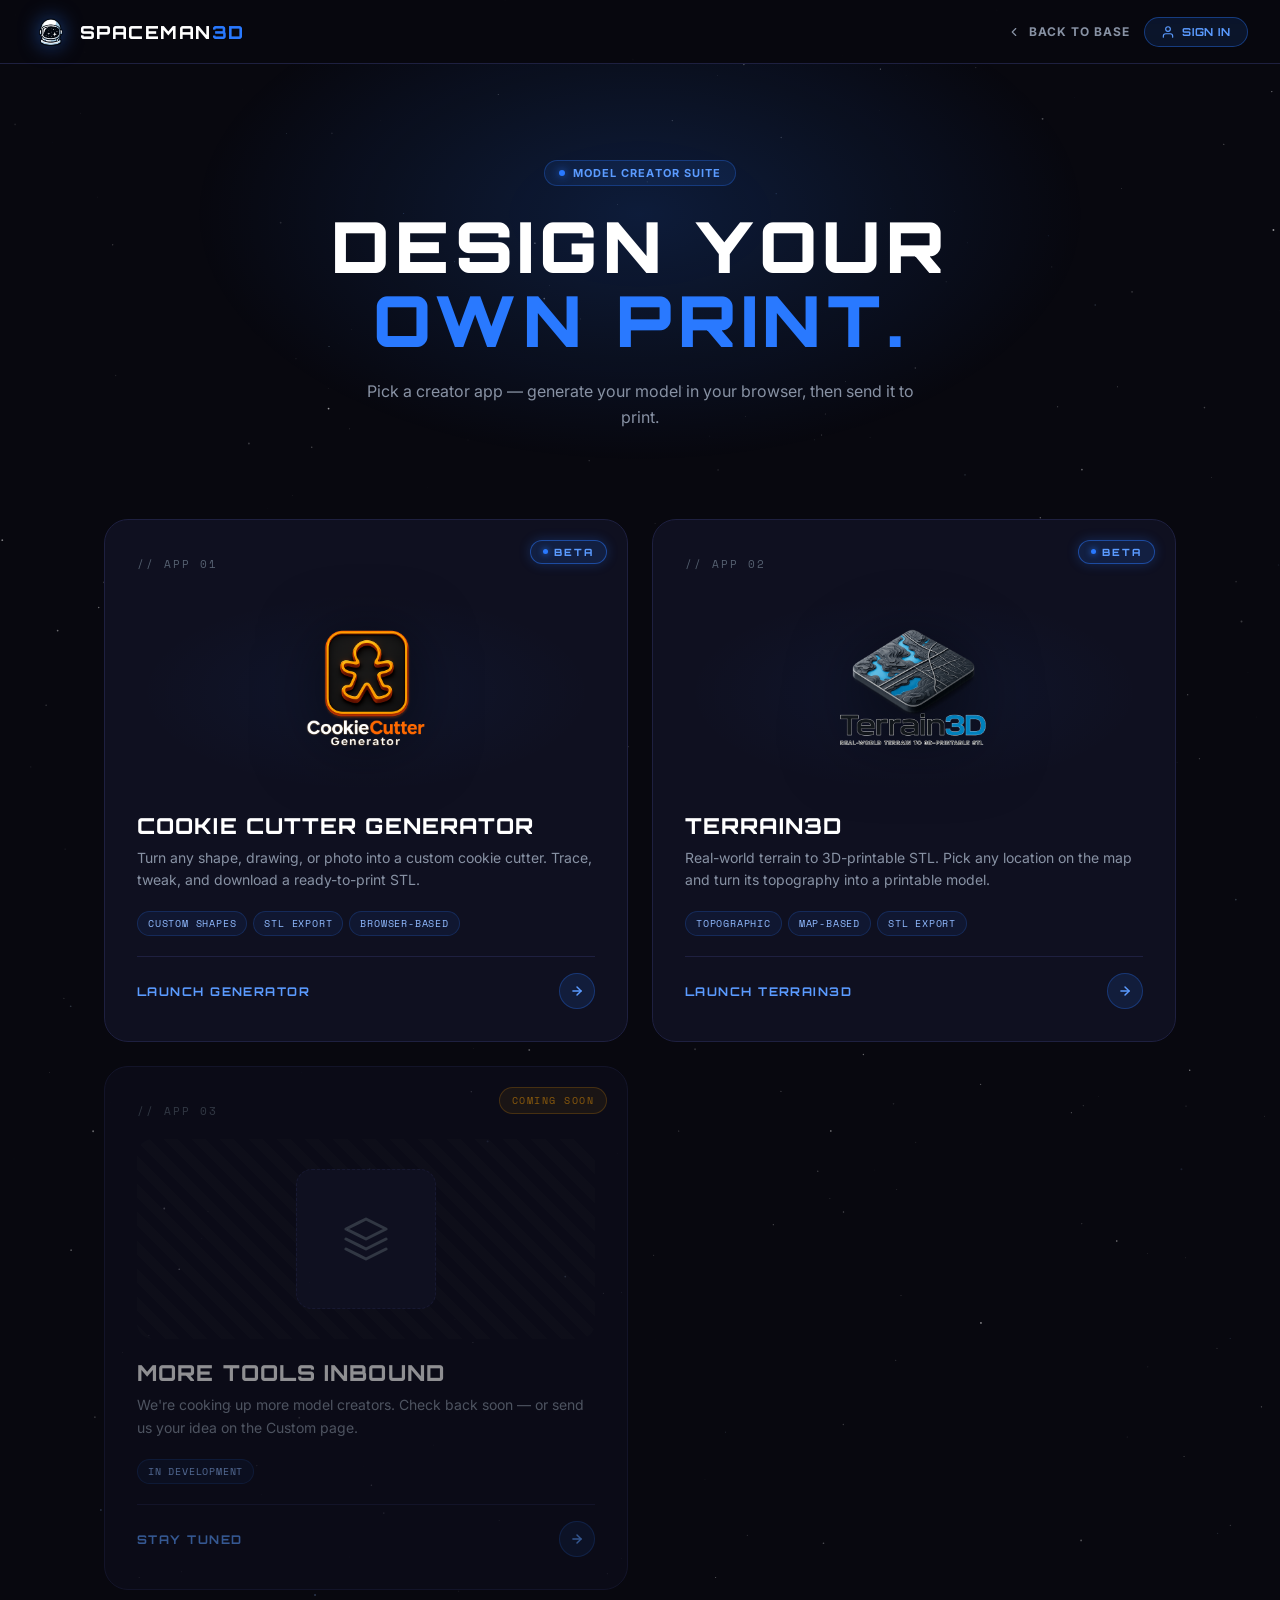
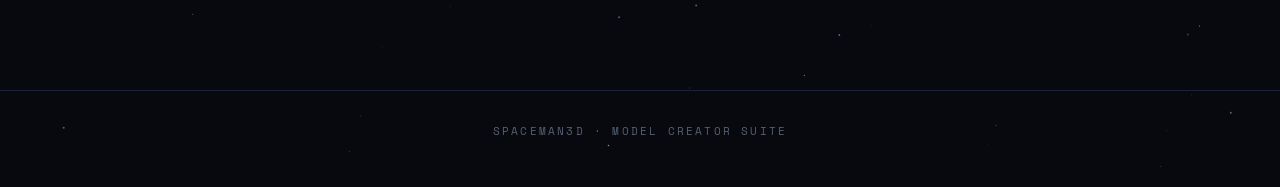
<file: model-creator.html>
<!DOCTYPE html>
<html lang="en">
<head>
  <meta charset="UTF-8">
  <meta name="viewport" content="width=device-width, initial-scale=1.0">
  <title>Model Creator — SPACEMAN3D</title>
  <link rel="preconnect" href="https://fonts.googleapis.com">
  <link rel="preconnect" href="https://fonts.gstatic.com" crossorigin>
  <link href="https://fonts.googleapis.com/css2?family=Orbitron:wght@400;500;600;700;800;900&family=Inter:wght@300;400;500;600;700;800&family=Space+Mono:wght@400;700&display=swap" rel="stylesheet">
  <style>
    :root {
      --bg-deep:#08080F; --bg-surface:#0F1020; --bg-raised:#161830;
      --blue-500:#2979FF; --blue-400:#5B9BFF; --blue-300:#90BAFF;
      --fg1:#E8EDF5; --fg2:#B0BBCC; --fg3:#8892A4; --fg4:#556070;
      --border:#1E2040; --border-strong:#262850;
      --glow-sm:0 0 12px rgba(41,121,255,0.25);
      --glow-md:0 0 24px rgba(41,121,255,0.35);
      --font-display:'Orbitron',sans-serif;
      --font-body:'Inter',sans-serif;
      --font-mono:'Space Mono',monospace;
      --radius-md:12px; --radius-lg:16px; --radius-xl:24px; --radius-full:9999px;
      --transition:200ms ease-out;
    }
    *,*::before,*::after { margin:0; padding:0; box-sizing:border-box; }
    body { background:var(--bg-deep); color:var(--fg1); font-family:var(--font-body); min-height:100vh; -webkit-font-smoothing:antialiased; }
    #starsCanvas { position:fixed; inset:0; pointer-events:none; z-index:0; }

    .header { position:fixed; top:0; left:0; right:0; z-index:100; height:64px; display:flex; align-items:center; justify-content:space-between; padding:0 32px; background:rgba(8,8,15,0.85); backdrop-filter:blur(16px); border-bottom:1px solid var(--border); }
    .header-logo { display:flex; align-items:center; gap:12px; text-decoration:none; }
    .header-logo img { width:36px; height:36px; filter:drop-shadow(0 0 10px rgba(41,121,255,0.5)); }
    .header-wordmark { font-family:var(--font-display); font-size:18px; font-weight:800; color:#fff; letter-spacing:0.08em; text-transform:uppercase; }
    .header-wordmark span { color:var(--blue-500); }
    .header-back { display:flex; align-items:center; gap:8px; font-size:12px; font-weight:700; letter-spacing:0.08em; text-transform:uppercase; color:var(--fg3); text-decoration:none; transition:color 150ms; }
    .header-back:hover { color:var(--blue-400); }
    .header-back svg { width:14px; height:14px; stroke:currentColor; fill:none; stroke-width:2; stroke-linecap:round; stroke-linejoin:round; }

    .page { position:relative; z-index:1; padding-top:64px; }

    .hero { position:relative; padding:96px 64px 56px; text-align:center; overflow:hidden; }
    .hero-glow { position:absolute; top:-100px; left:50%; transform:translateX(-50%); width:900px; height:500px; background:radial-gradient(ellipse, rgba(41,121,255,0.18) 0%, transparent 70%); pointer-events:none; }
    .hero-badge { display:inline-flex; align-items:center; gap:8px; background:rgba(41,121,255,0.1); border:1px solid rgba(41,121,255,0.3); border-radius:var(--radius-full); padding:5px 14px; margin-bottom:24px; position:relative; }
    .hero-badge-dot { width:6px; height:6px; border-radius:50%; background:var(--blue-500); box-shadow:0 0 8px rgba(41,121,255,0.9); animation:pulse 2s ease-in-out infinite; }
    @keyframes pulse { 0%,100% { box-shadow:0 0 8px rgba(41,121,255,0.9); } 50% { box-shadow:0 0 16px rgba(41,121,255,1), 0 0 24px rgba(41,121,255,0.5); } }
    .hero-badge-text { font-size:11px; font-weight:700; color:var(--blue-400); letter-spacing:0.1em; text-transform:uppercase; }
    .hero h1 { font-family:var(--font-display); font-size:clamp(2.4rem,5.5vw,4.6rem); font-weight:900; color:#fff; text-transform:uppercase; letter-spacing:0.08em; line-height:1.05; margin-bottom:20px; position:relative; }
    .hero h1 span { color:var(--blue-500); }
    .hero-sub { font-size:16px; color:var(--fg3); line-height:1.65; max-width:560px; margin:0 auto; position:relative; }

    .apps-grid { max-width:1200px; margin:0 auto; padding:32px 64px 100px; display:grid; grid-template-columns:repeat(auto-fit, minmax(360px, 1fr)); gap:24px; }

    .app-card { position:relative; background:var(--bg-surface); border:1px solid var(--border); border-radius:var(--radius-xl); padding:36px 32px 32px; text-decoration:none; color:inherit; overflow:hidden; transition:all var(--transition); display:flex; flex-direction:column; gap:20px; min-height:440px; }
    .app-card::before { content:''; position:absolute; inset:0; background:radial-gradient(circle at top right, rgba(41,121,255,0.1), transparent 60%); opacity:0; transition:opacity var(--transition); pointer-events:none; }
    .app-card:hover { border-color:var(--blue-500); transform:translateY(-6px); box-shadow:var(--glow-md), 0 16px 48px rgba(0,0,0,0.5); }
    .app-card:hover::before { opacity:1; }

    .app-num { font-family:var(--font-mono); font-size:11px; color:var(--fg4); letter-spacing:0.18em; }

    .app-logo-wrap { display:flex; align-items:center; justify-content:center; height:200px; background:radial-gradient(ellipse at center, rgba(41,121,255,0.06), transparent 70%); border-radius:var(--radius-lg); position:relative; }
    .app-logo-wrap img { max-width:80%; max-height:170px; object-fit:contain; filter:drop-shadow(0 8px 32px rgba(0,0,0,0.6)); transition:transform var(--transition); }
    .app-card:hover .app-logo-wrap img { transform:scale(1.05); }

    .app-info h3 { font-family:var(--font-display); font-size:22px; font-weight:800; color:#fff; text-transform:uppercase; letter-spacing:0.05em; margin-bottom:8px; }
    .app-info p { font-size:14px; color:var(--fg3); line-height:1.6; }

    .app-tags { display:flex; flex-wrap:wrap; gap:6px; }
    .app-tag { font-family:var(--font-mono); font-size:10px; padding:4px 10px; border-radius:var(--radius-full); background:rgba(41,121,255,0.08); border:1px solid rgba(41,121,255,0.2); color:var(--blue-300); letter-spacing:0.08em; text-transform:uppercase; }

    .app-cta { margin-top:auto; display:flex; align-items:center; justify-content:space-between; gap:12px; padding-top:16px; border-top:1px solid var(--border); }
    .app-cta-text { font-family:var(--font-display); font-size:12px; font-weight:700; letter-spacing:0.12em; text-transform:uppercase; color:var(--blue-400); }
    .app-cta-arrow { width:36px; height:36px; border-radius:50%; background:rgba(41,121,255,0.12); border:1px solid rgba(41,121,255,0.3); display:flex; align-items:center; justify-content:center; transition:all var(--transition); }
    .app-card:hover .app-cta-arrow { background:var(--blue-500); border-color:var(--blue-500); transform:translateX(4px); box-shadow:var(--glow-sm); }
    .app-cta-arrow svg { width:14px; height:14px; stroke:var(--blue-400); fill:none; stroke-width:2.5; stroke-linecap:round; stroke-linejoin:round; transition:stroke var(--transition); }
    .app-card:hover .app-cta-arrow svg { stroke:#fff; }

    .coming-soon { opacity:0.55; pointer-events:none; }
    .coming-soon .app-logo-wrap { background:repeating-linear-gradient(45deg, rgba(255,255,255,0.02) 0 10px, transparent 10px 20px); }
    .coming-soon-stamp { position:absolute; top:20px; right:20px; font-family:var(--font-mono); font-size:10px; padding:5px 12px; border-radius:var(--radius-full); background:rgba(245,158,11,0.12); border:1px solid rgba(245,158,11,0.4); color:#F59E0B; letter-spacing:0.15em; text-transform:uppercase; }

    .beta-stamp { position:absolute; top:20px; right:20px; z-index:2; font-family:var(--font-display); font-size:10px; font-weight:800; padding:5px 12px; border-radius:var(--radius-full); background:rgba(41,121,255,0.15); border:1px solid rgba(41,121,255,0.5); color:var(--blue-400); letter-spacing:0.2em; text-transform:uppercase; box-shadow:var(--glow-sm); display:inline-flex; align-items:center; gap:6px; }
    .beta-stamp::before { content:''; width:5px; height:5px; border-radius:50%; background:var(--blue-500); box-shadow:0 0 6px var(--blue-500); animation:pulse 2s ease-in-out infinite; }

    .coming-soon-icon { width:140px; height:140px; border-radius:var(--radius-lg); background:var(--bg-raised); border:1.5px dashed var(--border-strong); display:flex; align-items:center; justify-content:center; }
    .coming-soon-icon svg { width:48px; height:48px; stroke:var(--fg4); fill:none; stroke-width:1.5; stroke-linecap:round; stroke-linejoin:round; }

    footer { padding:32px 64px 48px; text-align:center; border-top:1px solid var(--border); }
    footer p { font-family:var(--font-mono); font-size:11px; color:var(--fg4); letter-spacing:0.2em; text-transform:uppercase; }

    @media (max-width:700px) { .apps-grid { padding:32px 20px 64px; gap:18px; } .hero { padding:72px 20px 32px; } }
    @media (max-width:600px) {
      .header { padding:0 16px; }
      .header-wordmark { font-size:15px; letter-spacing:0.06em; }
      .header-logo img { width:30px; height:30px; }
      .header-logo { gap:8px; }
      .header-back { font-size:11px; min-height:44px; padding:0 4px; }
      .apps-grid { grid-template-columns:1fr; }
      .hero h1 { letter-spacing:0.06em; }
      .app-card { padding:24px 20px; min-height:0; }
      .app-logo-wrap { height:160px; }
      .app-logo-wrap img { max-height:130px; }
      .beta-stamp, .coming-soon-stamp { top:14px; right:14px; font-size:9px; padding:4px 10px; }
      .coming-soon-icon { width:110px; height:110px; }
      .coming-soon-icon svg { width:40px; height:40px; }
      footer { padding:24px 20px 32px; }
    }
    ::-webkit-scrollbar { width:6px; } ::-webkit-scrollbar-track { background:var(--bg-deep); } ::-webkit-scrollbar-thumb { background:var(--border-strong); border-radius:3px; }
  </style>
  <script src="js/config.js"></script>
  <script src="js/auth-nav.js" defer></script>
</head>
<body>

<canvas id="starsCanvas"></canvas>

<div class="page">

  <header class="header">
    <a class="header-logo" href="index.html">
      <img src="assets/spaceman-helmet.png" alt="SPACEMAN3D">
      <span class="header-wordmark">SPACEMAN<span>3D</span></span>
    </a>
    <div style="display:flex;align-items:center;gap:14px;">
      <a class="header-back" href="index.html">
        <svg viewBox="0 0 24 24"><polyline points="15 18 9 12 15 6"/></svg>
        Back to Base
      </a>
      <div id="auth-nav-slot"></div>
    </div>
  </header>

  <section class="hero">
    <div class="hero-glow"></div>
    <div class="hero-badge">
      <div class="hero-badge-dot"></div>
      <span class="hero-badge-text">Model Creator Suite</span>
    </div>
    <h1>DESIGN YOUR<br><span>OWN PRINT.</span></h1>
    <p class="hero-sub">Pick a creator app — generate your model in your browser, then send it to print.</p>
  </section>

  <section class="apps-grid">

    <a class="app-card" href="https://cookie.spaceman3d.com" target="_blank" rel="noopener">
      <span class="beta-stamp">Beta</span>
      <div class="app-num">// APP 01</div>
      <div class="app-logo-wrap">
        <img src="assets/cookie-cutter-logo.png" alt="Cookie Cutter Generator">
      </div>
      <div class="app-info">
        <h3>Cookie Cutter Generator</h3>
        <p>Turn any shape, drawing, or photo into a custom cookie cutter. Trace, tweak, and download a ready-to-print STL.</p>
      </div>
      <div class="app-tags">
        <span class="app-tag">Custom Shapes</span>
        <span class="app-tag">STL Export</span>
        <span class="app-tag">Browser-Based</span>
      </div>
      <div class="app-cta">
        <span class="app-cta-text">Launch Generator</span>
        <div class="app-cta-arrow">
          <svg viewBox="0 0 24 24"><line x1="5" y1="12" x2="19" y2="12"/><polyline points="12 5 19 12 12 19"/></svg>
        </div>
      </div>
    </a>

    <a class="app-card" href="https://map.spaceman3d.com" target="_blank" rel="noopener">
      <span class="beta-stamp">Beta</span>
      <div class="app-num">// APP 02</div>
      <div class="app-logo-wrap">
        <img src="assets/terrain3d-logo.png" alt="Terrain3D">
      </div>
      <div class="app-info">
        <h3>Terrain3D</h3>
        <p>Real-world terrain to 3D-printable STL. Pick any location on the map and turn its topography into a printable model.</p>
      </div>
      <div class="app-tags">
        <span class="app-tag">Topographic</span>
        <span class="app-tag">Map-Based</span>
        <span class="app-tag">STL Export</span>
      </div>
      <div class="app-cta">
        <span class="app-cta-text">Launch Terrain3D</span>
        <div class="app-cta-arrow">
          <svg viewBox="0 0 24 24"><line x1="5" y1="12" x2="19" y2="12"/><polyline points="12 5 19 12 12 19"/></svg>
        </div>
      </div>
    </a>

    <div class="app-card coming-soon">
      <span class="coming-soon-stamp">Coming Soon</span>
      <div class="app-num">// APP 03</div>
      <div class="app-logo-wrap">
        <div class="coming-soon-icon">
          <svg viewBox="0 0 24 24"><path d="M12 2L2 7l10 5 10-5-10-5z"/><polyline points="2 17 12 22 22 17"/><polyline points="2 12 12 17 22 12"/></svg>
        </div>
      </div>
      <div class="app-info">
        <h3>More Tools Inbound</h3>
        <p>We're cooking up more model creators. Check back soon — or send us your idea on the Custom page.</p>
      </div>
      <div class="app-tags">
        <span class="app-tag">In Development</span>
      </div>
      <div class="app-cta">
        <span class="app-cta-text">Stay Tuned</span>
        <div class="app-cta-arrow">
          <svg viewBox="0 0 24 24"><line x1="5" y1="12" x2="19" y2="12"/><polyline points="12 5 19 12 12 19"/></svg>
        </div>
      </div>
    </div>

  </section>

  <footer>
    <p>SPACEMAN3D · Model Creator Suite</p>
  </footer>

</div>

<script>
  const sc = document.getElementById('starsCanvas');
  const sx = sc.getContext('2d');
  let stars = [];
  function resizeStars() {
    sc.width = window.innerWidth;
    sc.height = Math.max(window.innerHeight, document.body.scrollHeight);
    stars = [];
    const count = Math.min(350, Math.floor(sc.width * sc.height / 4500));
    for (let i = 0; i < count; i++) {
      const roll = Math.random();
      const type = roll > 0.92 ? 1 : roll > 0.78 ? 2 : 0;
      stars.push({ x:Math.random()*sc.width, y:Math.random()*sc.height,
        r: type===1 ? Math.random()*1.1+0.6 : Math.random()*0.9+0.1,
        baseAlpha: type===1 ? 0.85 : Math.random()*0.55+0.15,
        phase:Math.random()*Math.PI*2, phase2:Math.random()*Math.PI*2,
        speed: type===2 ? Math.random()*3+2 : Math.random()*0.6+0.2,
        speed2:Math.random()*1.4+0.4, type,
        color: roll>0.85 ? '#90BAFF' : roll>0.7 ? '#A8C8E0' : '#FFFFFF' });
    }
  }
  function drawStars(time) {
    sx.clearRect(0,0,sc.width,sc.height);
    const t = time*0.001, scrollY = window.scrollY;
    stars.forEach(s => {
      const y = s.y - scrollY*0.3;
      if (y<-10 || y>sc.height+10) return;
      let twinkle, r;
      if (s.type===1) { const raw=Math.sin(t*s.speed+s.phase); twinkle=Math.pow(Math.max(0,raw),4); r=s.r*(0.6+0.7*twinkle);
        if (twinkle>0.5) { const g=sx.createRadialGradient(s.x,y,0,s.x,y,r*5); g.addColorStop(0,`rgba(41,121,255,${0.3*twinkle})`); g.addColorStop(1,'rgba(41,121,255,0)'); sx.fillStyle=g; sx.beginPath(); sx.arc(s.x,y,r*5,0,Math.PI*2); sx.fill(); } }
      else if (s.type===2) { const a=0.5+0.5*Math.sin(t*s.speed+s.phase), b=0.5+0.5*Math.sin(t*s.speed2*1.7+s.phase2); twinkle=a*b; r=s.r; }
      else { const a=0.5+0.5*Math.sin(t*s.speed+s.phase), b=0.5+0.5*Math.sin(t*s.speed2+s.phase2); twinkle=0.3+0.7*(a*0.6+b*0.4); r=s.r; }
      const alpha = s.baseAlpha*twinkle; if (alpha<0.01) return;
      sx.globalAlpha=alpha; sx.fillStyle=s.color; sx.beginPath(); sx.arc(s.x,y,r,0,Math.PI*2); sx.fill();
    });
    sx.globalAlpha=1;
  }
  window.addEventListener('resize', resizeStars);
  resizeStars();
  function loop(t) { drawStars(t); requestAnimationFrame(loop); }
  requestAnimationFrame(loop);
</script>
</body>
</html>
</file>
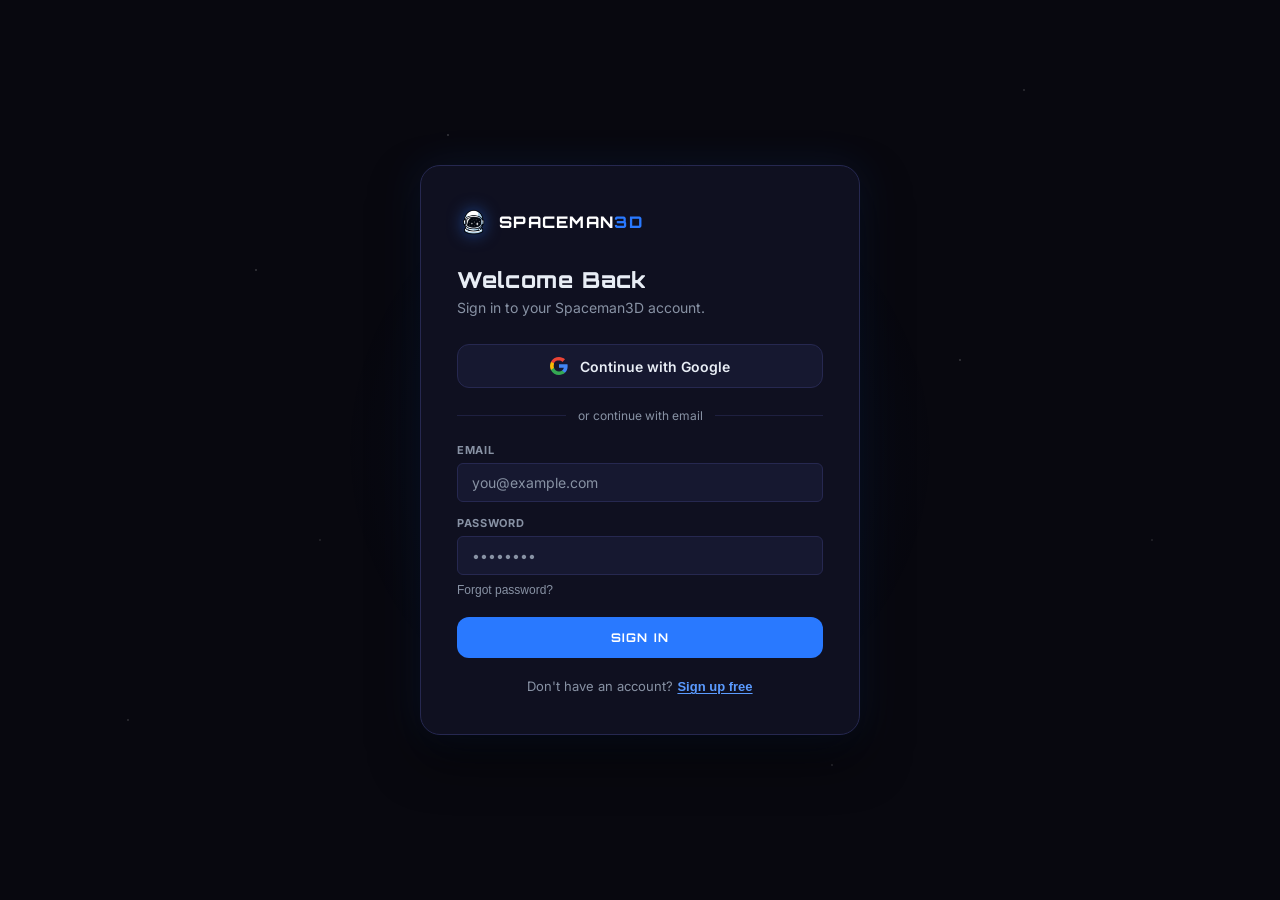
<file: orders.html>
<!DOCTYPE html>
<html lang="en">
<head>
  <meta charset="UTF-8">
  <meta name="viewport" content="width=device-width, initial-scale=1.0">
  <title>Orders — SPACEMAN3D</title>
  <link rel="preconnect" href="https://fonts.googleapis.com">
  <link rel="preconnect" href="https://fonts.gstatic.com" crossorigin>
  <link href="https://fonts.googleapis.com/css2?family=Orbitron:wght@400;700;800;900&family=Inter:wght@300;400;500;600;700&family=Space+Mono:wght@400;700&display=swap" rel="stylesheet">
  <script src="js/config.js"></script>
  <script src="js/auth-nav.js" defer></script>
  <style>
    :root {
      --color-bg-deep:      #08080F;
      --color-bg-surface:   #0F1020;
      --color-bg-raised:    #161830;
      --color-blue-500:     #2979FF;
      --color-blue-400:     #5B9BFF;
      --color-white:        #FFFFFF;
      --color-fg1:          #E8EDF5;
      --color-fg2:          #B0BBCC;
      --color-fg3:          #8892A4;
      --color-border:       #1E2040;
      --color-border-strong:#262850;
      --color-success:      #22D3A4;
      --color-warning:      #FBBF24;
      --color-error:        #FF4D6A;
      --font-display:       'Orbitron', sans-serif;
      --font-body:          'Inter', sans-serif;
      --font-mono:          'Space Mono', monospace;
      --radius-sm:          6px;
      --radius-md:          12px;
      --radius-full:        9999px;
      --transition-fast:    150ms ease-out;
    }

    *, *::before, *::after { margin: 0; padding: 0; box-sizing: border-box; }
    html, body { min-height: 100vh; }
    body {
      background: var(--color-bg-deep);
      font-family: var(--font-body);
      -webkit-font-smoothing: antialiased;
      color: var(--color-fg1);
    }

    /* ── HEADER ── */
    .header {
      height: 64px;
      background: rgba(8,8,15,0.9);
      backdrop-filter: blur(16px);
      border-bottom: 1px solid var(--color-border);
      display: flex;
      align-items: center;
      justify-content: space-between;
      padding: 0 32px;
      position: sticky;
      top: 0;
      z-index: 100;
    }
    .header-logo {
      display: flex;
      align-items: center;
      gap: 10px;
      text-decoration: none;
    }
    .header-logo img { width: 28px; height: 28px; filter: drop-shadow(0 0 8px rgba(41,121,255,0.5)); }
    .header-wordmark {
      font-family: var(--font-display);
      font-size: 14px;
      font-weight: 800;
      color: var(--color-white);
      letter-spacing: 0.08em;
      text-transform: uppercase;
    }
    .header-wordmark span { color: var(--color-blue-500); }
    .btn-outline {
      padding: 7px 16px;
      border-radius: var(--radius-full);
      border: 1px solid var(--color-border-strong);
      background: transparent;
      color: var(--color-fg2);
      font-size: 12px;
      font-weight: 600;
      cursor: pointer;
      text-decoration: none;
      display: inline-flex;
      align-items: center;
      transition: border-color var(--transition-fast), color var(--transition-fast);
    }
    .btn-outline:hover { border-color: var(--color-blue-500); color: var(--color-blue-400); }

    /* ── MAIN ── */
    .main {
      max-width: 900px;
      margin: 0 auto;
      padding: 48px 24px;
    }
    .page-title {
      font-family: var(--font-display);
      font-size: 22px;
      font-weight: 800;
      letter-spacing: 0.04em;
      margin-bottom: 4px;
    }
    .page-sub { font-size: 14px; color: var(--color-fg3); margin-bottom: 32px; }

    /* ── ORDER LIST ── */
    .order-list { display: flex; flex-direction: column; gap: 12px; }

    .order-card {
      background: var(--color-bg-surface);
      border: 1px solid var(--color-border-strong);
      border-radius: var(--radius-md);
      overflow: hidden;
      cursor: pointer;
      transition: border-color var(--transition-fast);
    }
    .order-card:hover { border-color: var(--color-blue-500); }
    .order-card.expanded { border-color: var(--color-blue-500); }

    .order-summary {
      padding: 20px 24px;
      display: grid;
      grid-template-columns: 1fr auto;
      gap: 12px;
      align-items: center;
    }
    .order-id {
      font-family: var(--font-mono);
      font-size: 11px;
      color: var(--color-fg3);
      margin-bottom: 4px;
    }
    .order-date { font-size: 15px; font-weight: 600; color: var(--color-fg1); margin-bottom: 4px; }
    .order-items-preview { font-size: 13px; color: var(--color-fg3); }
    .order-right { text-align: right; }
    .order-total { font-size: 18px; font-weight: 700; color: var(--color-fg1); margin-bottom: 6px; }

    /* Status badges */
    .status-badge {
      display: inline-flex;
      align-items: center;
      gap: 5px;
      padding: 3px 10px;
      border-radius: var(--radius-full);
      font-size: 11px;
      font-weight: 700;
      letter-spacing: 0.04em;
      text-transform: uppercase;
    }
    .status-badge::before { content: ''; width: 6px; height: 6px; border-radius: 50%; background: currentColor; }
    .status-paid          { background: rgba(34,211,164,0.1); border: 1px solid rgba(34,211,164,0.25); color: var(--color-success); }
    .status-shipped       { background: rgba(41,121,255,0.1); border: 1px solid rgba(41,121,255,0.25); color: var(--color-blue-400); }
    .status-in_production { background: rgba(251,191,36,0.1); border: 1px solid rgba(251,191,36,0.25); color: var(--color-warning); }
    .status-pending_payment { background: rgba(136,146,164,0.1); border: 1px solid rgba(136,146,164,0.2); color: var(--color-fg3); }
    .status-canceled      { background: rgba(255,77,106,0.1); border: 1px solid rgba(255,77,106,0.2); color: var(--color-error); }

    /* Order detail (collapsible) */
    .order-detail {
      display: none;
      padding: 0 24px 24px;
      border-top: 1px solid var(--color-border);
    }
    .order-card.expanded .order-detail { display: block; }

    .detail-section { margin-top: 20px; }
    .detail-label {
      font-size: 11px;
      font-weight: 700;
      letter-spacing: 0.06em;
      text-transform: uppercase;
      color: var(--color-fg3);
      margin-bottom: 10px;
    }
    .order-items-list { display: flex; flex-direction: column; gap: 10px; }
    .order-item {
      display: grid;
      grid-template-columns: 1fr auto;
      gap: 8px;
      padding: 12px 16px;
      background: var(--color-bg-raised);
      border-radius: var(--radius-sm);
    }
    .item-name { font-size: 14px; font-weight: 600; margin-bottom: 3px; }
    .item-meta { font-size: 12px; color: var(--color-fg3); }
    .item-price { font-size: 14px; font-weight: 600; text-align: right; }
    .item-qty { font-size: 12px; color: var(--color-fg3); text-align: right; }

    .shipping-grid {
      display: grid;
      grid-template-columns: repeat(auto-fill, minmax(180px, 1fr));
      gap: 12px;
    }
    .shipping-field { }
    .shipping-field-label { font-size: 11px; color: var(--color-fg3); margin-bottom: 3px; }
    .shipping-field-value { font-size: 14px; color: var(--color-fg1); }

    .tracking-box {
      display: inline-flex;
      align-items: center;
      gap: 10px;
      padding: 10px 16px;
      background: rgba(41,121,255,0.06);
      border: 1px solid rgba(41,121,255,0.2);
      border-radius: var(--radius-sm);
    }
    .tracking-label { font-size: 12px; color: var(--color-fg3); }
    .tracking-number { font-family: var(--font-mono); font-size: 14px; color: var(--color-blue-400); font-weight: 700; }

    /* Empty / Skeleton */
    .skeleton {
      background: linear-gradient(90deg, var(--color-bg-raised) 25%, var(--color-bg-surface) 50%, var(--color-bg-raised) 75%);
      background-size: 200% 100%;
      animation: shimmer 1.5s infinite;
      border-radius: var(--radius-sm);
    }
    @keyframes shimmer { 0% { background-position: 200% 0; } 100% { background-position: -200% 0; } }
    .empty {
      text-align: center;
      padding: 64px 24px;
      color: var(--color-fg3);
    }
    .empty-title { font-family: var(--font-display); font-size: 16px; color: var(--color-fg2); margin-bottom: 8px; }
    .empty-sub { font-size: 14px; margin-bottom: 20px; }
    .btn-primary {
      padding: 10px 22px;
      background: var(--color-blue-500);
      border: none;
      border-radius: var(--radius-md);
      color: var(--color-white);
      font-family: var(--font-display);
      font-size: 11px;
      font-weight: 700;
      letter-spacing: 0.1em;
      text-transform: uppercase;
      cursor: pointer;
      text-decoration: none;
      display: inline-block;
    }
  </style>
</head>
<body>

<header class="header">
  <a href="/" class="header-logo">
    <img src="assets/spaceman-logo.png" alt="Spaceman3D">
    <span class="header-wordmark">SPACEMAN<span>3D</span></span>
  </a>
  <div id="auth-nav-slot"></div>
</header>

<main class="main">
  <div class="page-title">Order History</div>
  <p class="page-sub">Your print-on-demand orders.</p>

  <div class="order-list" id="order-list">
    <div class="skeleton" style="height:80px;margin-bottom:4px"></div>
    <div class="skeleton" style="height:80px;margin-bottom:4px"></div>
  </div>
</main>

<script>
(function () {
  const API_URL = window.SM3D_CONFIG?.API_URL || 'https://api.spaceman3d.com';

  // ── Auth guard ────────────────────────────────────
  if (!localStorage.getItem('access_token')) {
    window.location.href = '/login.html?redirect=' + encodeURIComponent(window.location.href);
  }

  function authHeaders() {
    return { 'Content-Type': 'application/json', 'Authorization': `Bearer ${localStorage.getItem('access_token')}` };
  }

  async function apiFetch(path) {
    const res = await fetch(`${API_URL}${path}`, { headers: authHeaders() });
    if (res.status === 401) {
      const userId = localStorage.getItem('user_id');
      const rt = localStorage.getItem('refresh_token');
      if (!userId || !rt) { redirectLogin(); return null; }
      const r = await fetch(`${API_URL}/auth/refresh`, {
        method: 'POST',
        headers: { 'Content-Type': 'application/json' },
        body: JSON.stringify({ userId, refreshToken: rt }),
      });
      if (!r.ok) { redirectLogin(); return null; }
      const { accessToken, refreshToken: newRefresh } = await r.json();
      localStorage.setItem('access_token', accessToken);
      localStorage.setItem('refresh_token', newRefresh);
      return fetch(`${API_URL}${path}`, { headers: authHeaders() });
    }
    return res;
  }

  function redirectLogin() {
    localStorage.clear();
    window.location.href = '/login.html';
  }

  function esc(s) {
    return String(s == null ? '' : s)
      .replace(/&/g, '&amp;').replace(/</g, '&lt;').replace(/>/g, '&gt;')
      .replace(/"/g, '&quot;').replace(/'/g, '&#39;');
  }

  // ── Status badge ──────────────────────────────────
  function statusBadge(status) {
    const labels = {
      pending_payment: 'Pending',
      paid: 'Paid',
      in_production: 'In Production',
      printed: 'Printed',
      shipped: 'Shipped',
      canceled: 'Canceled',
      refunded: 'Refunded',
    };
    return `<span class="status-badge status-${status}">${labels[status] || status}</span>`;
  }

  // ── Format address ────────────────────────────────
  function fmtAddress(addr) {
    if (!addr) return 'N/A';
    const { line1, line2, city, state, postal_code, country } = addr;
    return [line1, line2, city, state, postal_code, country].filter(Boolean).map(esc).join(', ');
  }

  // ── Render orders ─────────────────────────────────
  function renderOrders(orders) {
    const list = document.getElementById('order-list');
    if (!orders || !orders.length) {
      list.innerHTML = `
        <div class="empty">
          <div class="empty-title">No orders yet</div>
          <div class="empty-sub">Design something and add it to your cart!</div>
          <a href="https://cookie.spaceman3d.com" class="btn-primary">Open Cookie Cutter</a>
        </div>`;
      return;
    }

    list.innerHTML = orders.map((order) => {
      const date = new Date(order.createdAt).toLocaleDateString('en-US', { month: 'long', day: 'numeric', year: 'numeric' });
      const itemNames = (order.items || []).map((i) => esc(i.itemName)).join(', ') || 'No items';
      const total = `$${parseFloat(order.grandTotal).toFixed(2)}`;

      const itemsHtml = (order.items || []).map((item) => `
        <div class="order-item">
          <div>
            <div class="item-name">${esc(item.itemName)}</div>
            <div class="item-meta">
              ${[item.material, item.color].filter(Boolean).map(esc).join(' · ')}
              ${item.appId ? ` · ${esc(item.appId)}` : ''}
            </div>
          </div>
          <div>
            <div class="item-price">$${parseFloat(item.lineTotal).toFixed(2)}</div>
            <div class="item-qty">×${item.quantity} @ $${parseFloat(item.unitPrice).toFixed(2)}</div>
          </div>
        </div>`).join('');

      const trackingHtml = order.trackingNumber ? `
        <div class="detail-section">
          <div class="detail-label">Tracking</div>
          <div class="tracking-box">
            <span class="tracking-label">Tracking #</span>
            <span class="tracking-number">${esc(order.trackingNumber)}</span>
          </div>
        </div>` : '';

      return `
        <div class="order-card" data-id="${esc(order.id)}">
          <div class="order-summary">
            <div>
              <div class="order-id">#${esc(order.id.slice(0, 8).toUpperCase())}</div>
              <div class="order-date">${date}</div>
              <div class="order-items-preview">${itemNames}</div>
            </div>
            <div class="order-right">
              <div class="order-total">${total}</div>
              ${statusBadge(order.orderStatus)}
            </div>
          </div>
          <div class="order-detail">
            <div class="detail-section">
              <div class="detail-label">Items</div>
              <div class="order-items-list">${itemsHtml}</div>
            </div>
            <div class="detail-section">
              <div class="detail-label">Shipping</div>
              <div class="shipping-grid">
                <div class="shipping-field">
                  <div class="shipping-field-label">Name</div>
                  <div class="shipping-field-value">${esc(order.shippingName || '—')}</div>
                </div>
                <div class="shipping-field">
                  <div class="shipping-field-label">Address</div>
                  <div class="shipping-field-value">${fmtAddress(order.shippingAddress)}</div>
                </div>
                <div class="shipping-field">
                  <div class="shipping-field-label">Method</div>
                  <div class="shipping-field-value">${esc(order.shippingMethod || 'Standard')}</div>
                </div>
              </div>
            </div>
            ${trackingHtml}
          </div>
        </div>`;
    }).join('');

    // Toggle expand/collapse on click
    list.querySelectorAll('.order-card').forEach((card) => {
      card.querySelector('.order-summary').addEventListener('click', () => {
        card.classList.toggle('expanded');
      });
    });
  }

  // Check for ?payment=success in URL
  const params = new URLSearchParams(window.location.search);
  if (params.get('payment') === 'success') {
    const note = document.createElement('div');
    note.style.cssText = 'padding:12px 16px;background:rgba(34,211,164,0.1);border:1px solid rgba(34,211,164,0.25);color:#22D3A4;border-radius:6px;font-size:14px;font-weight:600;margin-bottom:20px;';
    note.textContent = 'Payment successful! Your order has been placed.';
    document.querySelector('.page-sub').after(note);
    window.history.replaceState({}, '', window.location.pathname);
  }

  async function load() {
    const res = await apiFetch('/orders');
    if (!res) return;
    const orders = await res.json();
    renderOrders(orders);
  }

  load();
})();
</script>
</body>
</html>
</file>
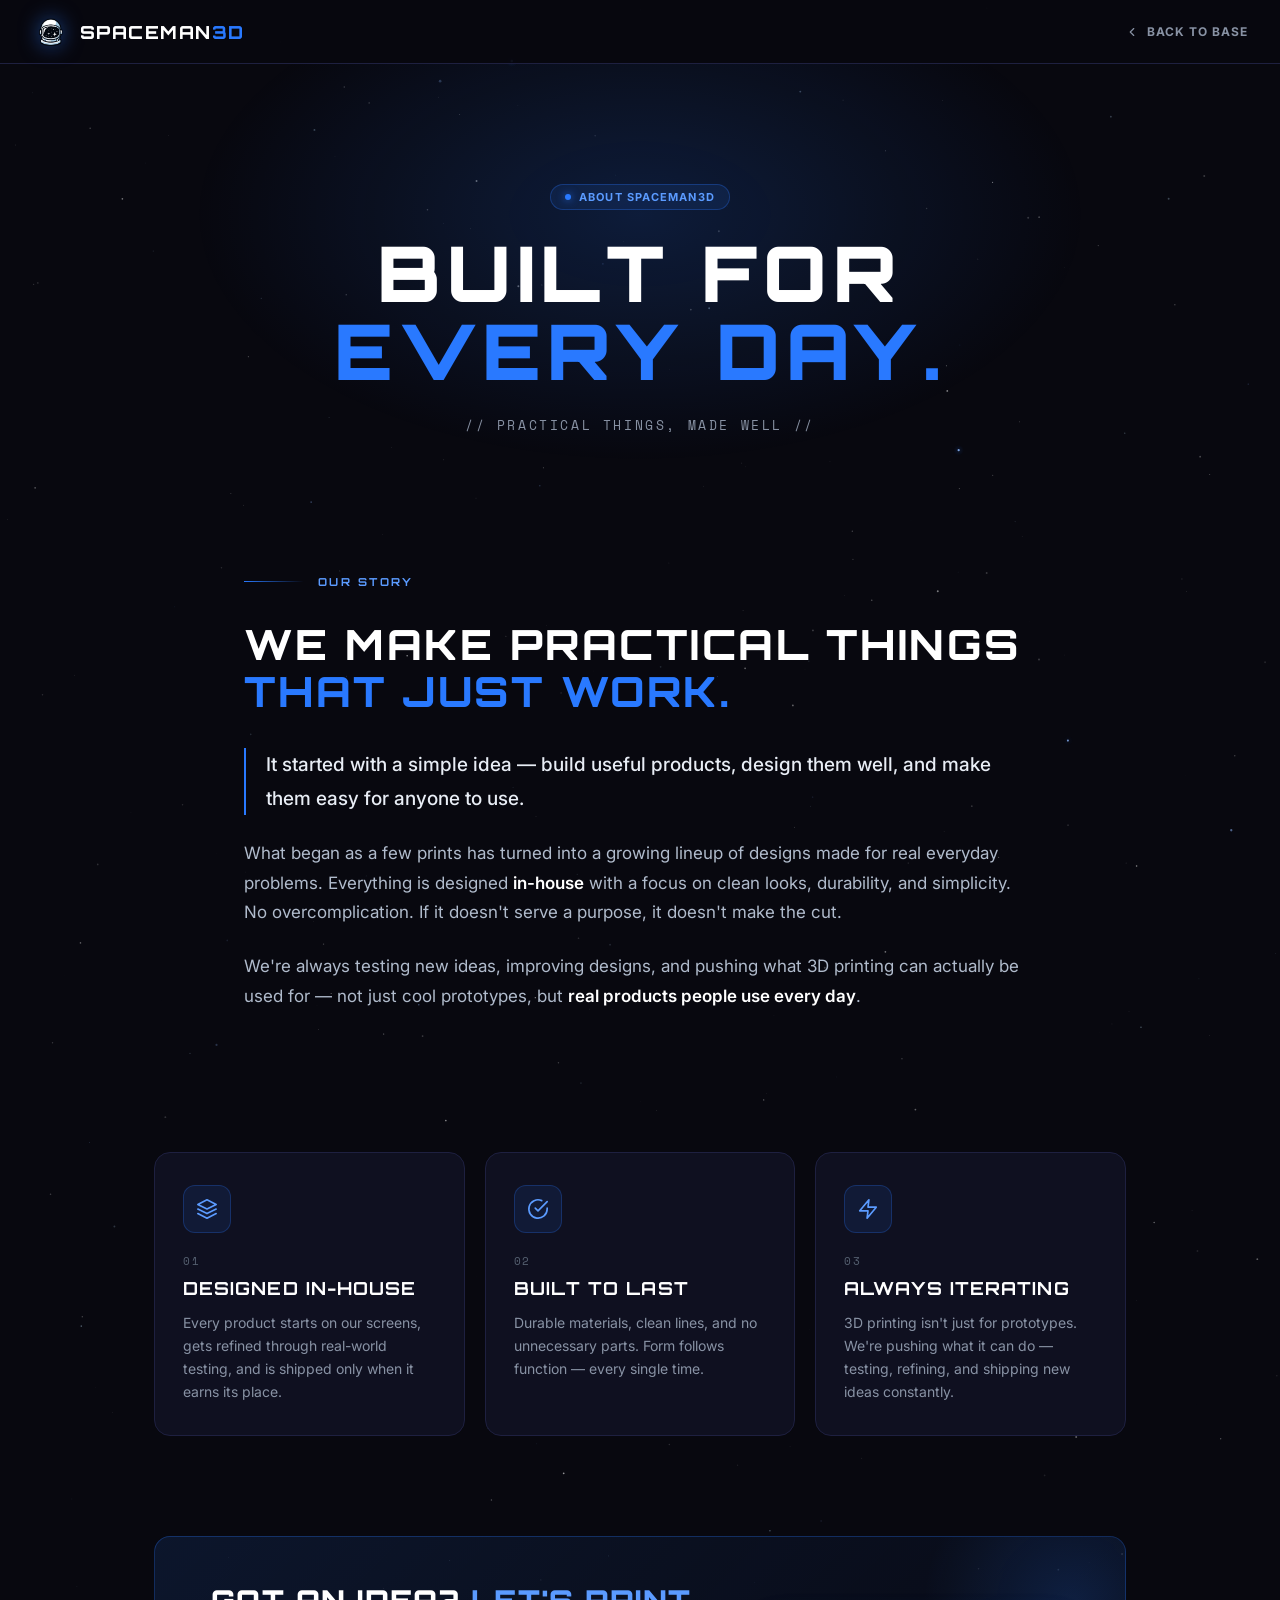
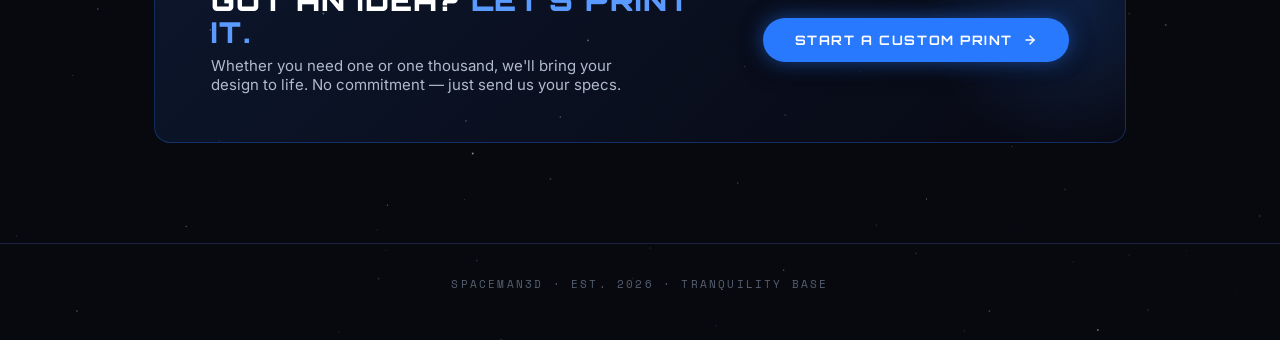
<file: design_handoff_spaceman3d_website/about.html>
<!DOCTYPE html>
<html lang="en">
<head>
  <meta charset="UTF-8">
  <meta name="viewport" content="width=device-width, initial-scale=1.0">
  <title>About — SPACEMAN3D</title>
  <link rel="preconnect" href="https://fonts.googleapis.com">
  <link rel="preconnect" href="https://fonts.gstatic.com" crossorigin>
  <link href="https://fonts.googleapis.com/css2?family=Orbitron:wght@400;500;600;700;800;900&family=Inter:wght@300;400;500;600;700;800&family=Space+Mono:wght@400;700&display=swap" rel="stylesheet">
  <style>
    :root {
      --bg-deep:#08080F; --bg-surface:#0F1020; --bg-raised:#161830;
      --blue-500:#2979FF; --blue-400:#5B9BFF; --blue-300:#90BAFF;
      --fg1:#E8EDF5; --fg2:#B0BBCC; --fg3:#8892A4; --fg4:#556070;
      --border:#1E2040; --border-strong:#262850;
      --glow-sm:0 0 12px rgba(41,121,255,0.25);
      --glow-md:0 0 24px rgba(41,121,255,0.35);
      --font-display:'Orbitron',sans-serif;
      --font-body:'Inter',sans-serif;
      --font-mono:'Space Mono',monospace;
      --radius-md:12px; --radius-lg:16px; --radius-full:9999px;
      --transition:150ms ease-out;
    }
    *,*::before,*::after { margin:0; padding:0; box-sizing:border-box; }
    body { background:var(--bg-deep); color:var(--fg1); font-family:var(--font-body); min-height:100vh; -webkit-font-smoothing:antialiased; }
    #starsCanvas { position:fixed; inset:0; pointer-events:none; z-index:0; }

    .header {
      position:fixed; top:0; left:0; right:0; z-index:100;
      height:64px; display:flex; align-items:center; justify-content:space-between;
      padding:0 32px;
      background:rgba(8,8,15,0.85); backdrop-filter:blur(16px);
      border-bottom:1px solid var(--border);
    }
    .header-logo { display:flex; align-items:center; gap:12px; text-decoration:none; cursor:pointer; }
    .header-logo img { width:36px; height:36px; filter:drop-shadow(0 0 10px rgba(41,121,255,0.5)); }
    .header-wordmark { font-family:var(--font-display); font-size:18px; font-weight:800; color:#fff; letter-spacing:0.08em; text-transform:uppercase; }
    .header-wordmark span { color:var(--blue-500); }
    .header-back { display:flex; align-items:center; gap:8px; font-family:var(--font-body); font-size:12px; font-weight:700; letter-spacing:0.08em; text-transform:uppercase; color:var(--fg3); text-decoration:none; transition:color var(--transition); }
    .header-back:hover { color:var(--blue-400); }
    .header-back svg { width:14px; height:14px; stroke:currentColor; fill:none; stroke-width:2; stroke-linecap:round; stroke-linejoin:round; }

    .page { position:relative; z-index:1; padding-top:64px; }

    /* ── HERO ── */
    .hero {
      position:relative; padding:120px 64px 80px; text-align:center; overflow:hidden;
    }
    .hero-glow {
      position:absolute; top:-100px; left:50%; transform:translateX(-50%);
      width:900px; height:500px;
      background:radial-gradient(ellipse, rgba(41,121,255,0.18) 0%, transparent 70%);
      pointer-events:none;
    }
    .hero-badge {
      display:inline-flex; align-items:center; gap:8px;
      background:rgba(41,121,255,0.1); border:1px solid rgba(41,121,255,0.3);
      border-radius:var(--radius-full); padding:5px 14px; margin-bottom:24px; position:relative;
    }
    .hero-badge-dot { width:6px; height:6px; border-radius:50%; background:var(--blue-500); box-shadow:0 0 8px rgba(41,121,255,0.9); animation:pulse 2s ease-in-out infinite; }
    @keyframes pulse { 0%,100% { box-shadow:0 0 8px rgba(41,121,255,0.9); } 50% { box-shadow:0 0 16px rgba(41,121,255,1), 0 0 24px rgba(41,121,255,0.5); } }
    .hero-badge-text { font-size:11px; font-weight:700; color:var(--blue-400); letter-spacing:0.1em; text-transform:uppercase; }
    .hero h1 {
      font-family:var(--font-display); font-size:clamp(2.6rem,6vw,5rem); font-weight:900; color:#fff;
      text-transform:uppercase; letter-spacing:0.08em; line-height:1.02; margin-bottom:24px; position:relative;
    }
    .hero h1 span { color:var(--blue-500); }
    .hero-tagline {
      font-family:var(--font-mono); font-size:13px; color:var(--fg3);
      letter-spacing:0.2em; text-transform:uppercase; position:relative;
    }

    /* ── ORIGIN SECTION ── */
    .origin {
      max-width:920px; margin:0 auto; padding:60px 64px 80px; position:relative;
    }
    .section-label {
      display:flex; align-items:center; gap:14px; margin-bottom:32px;
    }
    .section-label-line { flex:0 0 60px; height:1px; background:linear-gradient(to right, var(--blue-500), transparent); }
    .section-label-text {
      font-family:var(--font-display); font-size:11px; font-weight:700;
      letter-spacing:0.22em; text-transform:uppercase; color:var(--blue-400);
    }

    .origin h2 {
      font-family:var(--font-display); font-size:clamp(1.8rem,3.5vw,2.6rem); font-weight:800;
      color:#fff; text-transform:uppercase; letter-spacing:0.06em; line-height:1.15; margin-bottom:32px;
    }
    .origin h2 em { font-style:normal; color:var(--blue-500); }

    .origin-body {
      display:flex; flex-direction:column; gap:24px;
    }
    .origin-body p {
      font-size:17px; line-height:1.75; color:var(--fg2);
    }
    .origin-body p.lead {
      font-size:19px; color:var(--fg1); font-weight:500;
      padding-left:20px; border-left:2px solid var(--blue-500);
    }
    .origin-body p strong { color:#fff; font-weight:600; }

    /* ── PILLARS ── */
    .pillars {
      max-width:1100px; margin:0 auto; padding:60px 64px 100px;
      display:grid; grid-template-columns:repeat(3, 1fr); gap:20px;
    }
    .pillar {
      background:var(--bg-surface); border:1px solid var(--border);
      border-radius:var(--radius-lg); padding:32px 28px;
      transition:border-color var(--transition), box-shadow var(--transition), transform var(--transition);
      position:relative; overflow:hidden;
    }
    .pillar::before {
      content:''; position:absolute; top:0; left:0; right:0; height:1px;
      background:linear-gradient(to right, transparent, rgba(41,121,255,0.4), transparent);
      opacity:0; transition:opacity var(--transition);
    }
    .pillar:hover { border-color:rgba(41,121,255,0.4); box-shadow:var(--glow-sm); transform:translateY(-4px); }
    .pillar:hover::before { opacity:1; }
    .pillar-icon {
      width:48px; height:48px; border-radius:var(--radius-md);
      background:rgba(41,121,255,0.1); border:1px solid rgba(41,121,255,0.25);
      display:flex; align-items:center; justify-content:center; margin-bottom:20px;
    }
    .pillar-icon svg { width:22px; height:22px; stroke:var(--blue-400); fill:none; stroke-width:1.8; stroke-linecap:round; stroke-linejoin:round; }
    .pillar-num {
      font-family:var(--font-mono); font-size:11px; color:var(--fg4);
      letter-spacing:0.15em; margin-bottom:8px;
    }
    .pillar h3 {
      font-family:var(--font-display); font-size:18px; font-weight:700;
      color:#fff; text-transform:uppercase; letter-spacing:0.06em; margin-bottom:12px;
    }
    .pillar p {
      font-size:14px; line-height:1.65; color:var(--fg3);
    }

    /* ── CTA STRIP ── */
    .cta-strip {
      max-width:1100px; margin:0 auto 100px; padding:0 64px;
    }
    .cta-card {
      background:linear-gradient(135deg, rgba(41,121,255,0.12), rgba(41,121,255,0.02));
      border:1px solid rgba(41,121,255,0.3);
      border-radius:var(--radius-lg);
      padding:48px 56px;
      display:flex; align-items:center; justify-content:space-between; gap:32px;
      position:relative; overflow:hidden;
    }
    .cta-card::after {
      content:''; position:absolute; top:-40%; right:-10%;
      width:300px; height:300px;
      background:radial-gradient(circle, rgba(41,121,255,0.18) 0%, transparent 70%);
      pointer-events:none;
    }
    .cta-text { position:relative; z-index:1; }
    .cta-text h3 {
      font-family:var(--font-display); font-size:1.8rem; font-weight:900;
      color:#fff; text-transform:uppercase; letter-spacing:0.05em;
      line-height:1.1; margin-bottom:8px;
    }
    .cta-text h3 span { color:var(--blue-400); }
    .cta-text p { color:var(--fg2); font-size:15px; max-width:420px; }

    .cta-btn {
      font-family:var(--font-display); font-size:13px; font-weight:700;
      letter-spacing:0.12em; text-transform:uppercase;
      padding:14px 32px; border-radius:var(--radius-full);
      background:var(--blue-500); color:#fff; border:none; cursor:pointer;
      box-shadow:0 0 20px rgba(41,121,255,0.55), 0 4px 24px rgba(0,0,0,0.5);
      transition:all var(--transition); white-space:nowrap;
      display:flex; align-items:center; gap:10px; text-decoration:none;
      position:relative; z-index:1;
    }
    .cta-btn:hover { background:var(--blue-400); transform:translateY(-1px); box-shadow:0 0 32px rgba(41,121,255,0.7), 0 4px 24px rgba(0,0,0,0.5); }
    .cta-btn svg { width:14px; height:14px; stroke:currentColor; fill:none; stroke-width:2.5; stroke-linecap:round; stroke-linejoin:round; }

    /* ── FOOTER ── */
    footer { padding:32px 64px 48px; text-align:center; border-top:1px solid var(--border); }
    footer p { font-family:var(--font-mono); font-size:11px; color:var(--fg4); letter-spacing:0.2em; text-transform:uppercase; }

    @media (max-width:900px) {
      .pillars { grid-template-columns:1fr; padding:40px 32px 80px; }
      .cta-card { flex-direction:column; align-items:flex-start; padding:32px; }
      .origin, .hero, .cta-strip { padding-left:32px; padding-right:32px; }
    }

    ::-webkit-scrollbar { width:6px; }
    ::-webkit-scrollbar-track { background:var(--bg-deep); }
    ::-webkit-scrollbar-thumb { background:var(--border-strong); border-radius:3px; }
  </style>
</head>
<body>

<canvas id="starsCanvas"></canvas>

<div class="page">

  <header class="header">
    <a class="header-logo" href="index.html">
      <img src="assets/spaceman-helmet.png" alt="SPACEMAN3D">
      <span class="header-wordmark">SPACEMAN<span>3D</span></span>
    </a>
    <a class="header-back" href="index.html">
      <svg viewBox="0 0 24 24"><polyline points="15 18 9 12 15 6"/></svg>
      Back to Base
    </a>
  </header>

  <!-- HERO -->
  <section class="hero">
    <div class="hero-glow"></div>
    <div class="hero-badge">
      <div class="hero-badge-dot"></div>
      <span class="hero-badge-text">About Spaceman3D</span>
    </div>
    <h1>BUILT FOR<br><span>EVERY DAY.</span></h1>
    <div class="hero-tagline">// Practical things, made well //</div>
  </section>

  <!-- ORIGIN STORY -->
  <section class="origin">
    <div class="section-label">
      <div class="section-label-line"></div>
      <span class="section-label-text">Our Story</span>
    </div>
    <h2>We make practical things <em>that just work.</em></h2>
    <div class="origin-body">
      <p class="lead">It started with a simple idea — build useful products, design them well, and make them easy for anyone to use.</p>
      <p>What began as a few prints has turned into a growing lineup of designs made for real everyday problems. Everything is designed <strong>in-house</strong> with a focus on clean looks, durability, and simplicity. No overcomplication. If it doesn't serve a purpose, it doesn't make the cut.</p>
      <p>We're always testing new ideas, improving designs, and pushing what 3D printing can actually be used for — not just cool prototypes, but <strong>real products people use every day</strong>.</p>
    </div>
  </section>

  <!-- PILLARS -->
  <section class="pillars">

    <div class="pillar">
      <div class="pillar-icon">
        <svg viewBox="0 0 24 24"><path d="M12 2L2 7l10 5 10-5-10-5z"/><polyline points="2 17 12 22 22 17"/><polyline points="2 12 12 17 22 12"/></svg>
      </div>
      <div class="pillar-num">01</div>
      <h3>Designed In-House</h3>
      <p>Every product starts on our screens, gets refined through real-world testing, and is shipped only when it earns its place.</p>
    </div>

    <div class="pillar">
      <div class="pillar-icon">
        <svg viewBox="0 0 24 24"><path d="M22 11.08V12a10 10 0 11-5.93-9.14"/><polyline points="22 4 12 14.01 9 11.01"/></svg>
      </div>
      <div class="pillar-num">02</div>
      <h3>Built To Last</h3>
      <p>Durable materials, clean lines, and no unnecessary parts. Form follows function — every single time.</p>
    </div>

    <div class="pillar">
      <div class="pillar-icon">
        <svg viewBox="0 0 24 24"><polygon points="13 2 3 14 12 14 11 22 21 10 12 10 13 2"/></svg>
      </div>
      <div class="pillar-num">03</div>
      <h3>Always Iterating</h3>
      <p>3D printing isn't just for prototypes. We're pushing what it can do — testing, refining, and shipping new ideas constantly.</p>
    </div>

  </section>

  <!-- CTA -->
  <section class="cta-strip">
    <div class="cta-card">
      <div class="cta-text">
        <h3>Got an idea? <span>Let's print it.</span></h3>
        <p>Whether you need one or one thousand, we'll bring your design to life. No commitment — just send us your specs.</p>
      </div>
      <a class="cta-btn" href="custom.html">
        Start a Custom Print
        <svg viewBox="0 0 24 24"><line x1="5" y1="12" x2="19" y2="12"/><polyline points="12 5 19 12 12 19"/></svg>
      </a>
    </div>
  </section>

  <footer>
    <p>SPACEMAN3D · EST. 2026 · Tranquility Base</p>
  </footer>

</div>

<script>
  // ── STAR BACKGROUND (matches landing) ──
  const sc = document.getElementById('starsCanvas');
  const sx = sc.getContext('2d');
  let stars = [];

  function resizeStars() {
    sc.width = window.innerWidth;
    sc.height = Math.max(window.innerHeight, document.body.scrollHeight);
    stars = [];
    const count = Math.min(400, Math.floor(sc.width * sc.height / 4500));
    for (let i = 0; i < count; i++) {
      const roll = Math.random();
      const type = roll > 0.92 ? 1 : roll > 0.78 ? 2 : 0;
      stars.push({
        x: Math.random() * sc.width,
        y: Math.random() * sc.height,
        r: type === 1 ? Math.random() * 1.1 + 0.6 : Math.random() * 0.9 + 0.1,
        baseAlpha: type === 1 ? 0.85 : Math.random() * 0.55 + 0.15,
        phase: Math.random() * Math.PI * 2,
        phase2: Math.random() * Math.PI * 2,
        speed: type === 2 ? Math.random() * 3 + 2 : Math.random() * 0.6 + 0.2,
        speed2: Math.random() * 1.4 + 0.4,
        type,
        color: roll > 0.85 ? '#90BAFF' : roll > 0.7 ? '#A8C8E0' : '#FFFFFF',
      });
    }
  }

  function drawStars(time) {
    sx.clearRect(0, 0, sc.width, sc.height);
    const t = time * 0.001;
    const scrollY = window.scrollY;
    stars.forEach(s => {
      const y = s.y - scrollY * 0.3; // subtle parallax
      if (y < -10 || y > sc.height + 10) return;
      let twinkle, r;
      if (s.type === 1) {
        const raw = Math.sin(t * s.speed + s.phase);
        twinkle = Math.pow(Math.max(0, raw), 4);
        r = s.r * (0.6 + 0.7 * twinkle);
        if (twinkle > 0.5) {
          const glow = sx.createRadialGradient(s.x, y, 0, s.x, y, r * 5);
          glow.addColorStop(0, `rgba(41,121,255,${0.3 * twinkle})`);
          glow.addColorStop(1, 'rgba(41,121,255,0)');
          sx.fillStyle = glow;
          sx.beginPath(); sx.arc(s.x, y, r * 5, 0, Math.PI * 2); sx.fill();
        }
      } else if (s.type === 2) {
        const a = 0.5 + 0.5 * Math.sin(t * s.speed + s.phase);
        const b = 0.5 + 0.5 * Math.sin(t * s.speed2 * 1.7 + s.phase2);
        twinkle = a * b; r = s.r;
      } else {
        const a = 0.5 + 0.5 * Math.sin(t * s.speed + s.phase);
        const b = 0.5 + 0.5 * Math.sin(t * s.speed2 + s.phase2);
        twinkle = 0.3 + 0.7 * (a * 0.6 + b * 0.4); r = s.r;
      }
      const alpha = s.baseAlpha * twinkle;
      if (alpha < 0.01) return;
      sx.globalAlpha = alpha;
      sx.fillStyle = s.color;
      sx.beginPath(); sx.arc(s.x, y, r, 0, Math.PI * 2); sx.fill();
    });
    sx.globalAlpha = 1;
  }

  window.addEventListener('resize', resizeStars);
  resizeStars();
  function loop(t) { drawStars(t); requestAnimationFrame(loop); }
  requestAnimationFrame(loop);
</script>
</body>
</html>
</file>
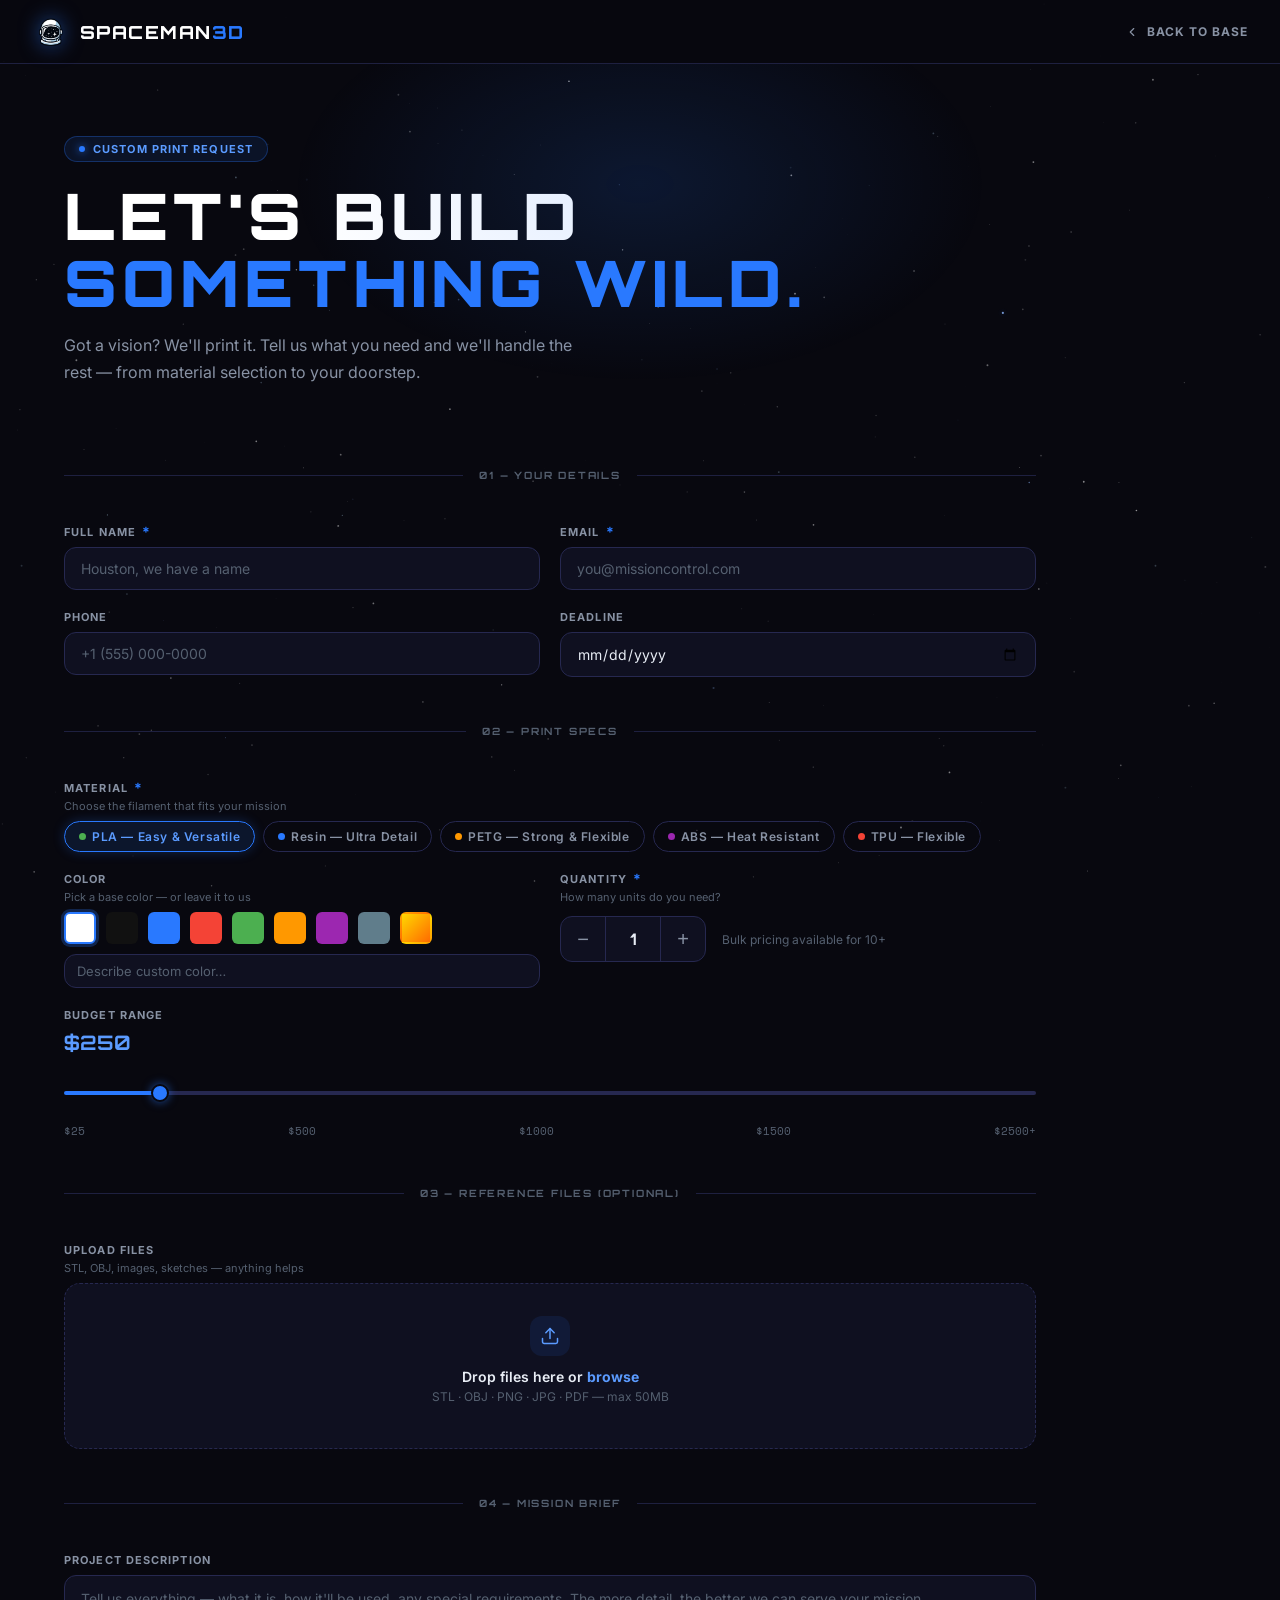
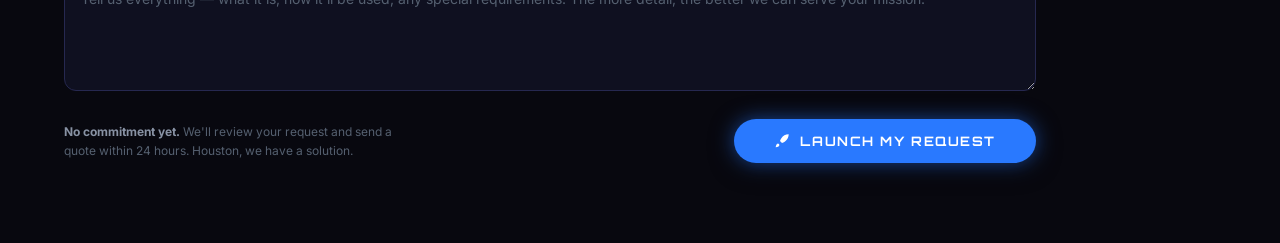
<file: design_handoff_spaceman3d_website/custom.html>
<!DOCTYPE html>
<html lang="en">
<head>
  <meta charset="UTF-8">
  <meta name="viewport" content="width=device-width, initial-scale=1.0">
  <title>Custom Print — SPACEMAN3D</title>
  <link rel="preconnect" href="https://fonts.googleapis.com">
  <link rel="preconnect" href="https://fonts.gstatic.com" crossorigin>
  <link href="https://fonts.googleapis.com/css2?family=Orbitron:wght@400;500;600;700;800;900&family=Inter:wght@300;400;500;600;700;800&family=Space+Mono:wght@400;700&display=swap" rel="stylesheet">
  <style>
    :root {
      --bg-deep:       #08080F;
      --bg-surface:    #0F1020;
      --bg-raised:     #161830;
      --bg-overlay:    #1A1C35;
      --blue-500:      #2979FF;
      --blue-400:      #5B9BFF;
      --blue-300:      #90BAFF;
      --blue-600:      #1565C0;
      --fg1:           #E8EDF5;
      --fg2:           #B0BBCC;
      --fg3:           #8892A4;
      --fg4:           #556070;
      --border:        #1E2040;
      --border-strong: #262850;
      --border-accent: rgba(41,121,255,0.45);
      --glow-sm:       0 0 12px rgba(41,121,255,0.25);
      --glow-md:       0 0 24px rgba(41,121,255,0.35);
      --glow-cta:      0 0 20px rgba(41,121,255,0.55), 0 4px 24px rgba(0,0,0,0.5);
      --font-display:  'Orbitron', sans-serif;
      --font-body:     'Inter', sans-serif;
      --font-mono:     'Space Mono', monospace;
      --radius-sm:     6px;
      --radius-md:     12px;
      --radius-lg:     16px;
      --radius-full:   9999px;
      --transition:    150ms ease-out;
    }

    *, *::before, *::after { margin: 0; padding: 0; box-sizing: border-box; }

    body {
      background: var(--bg-deep);
      color: var(--fg1);
      font-family: var(--font-body);
      min-height: 100vh;
      -webkit-font-smoothing: antialiased;
    }

    /* ── STAR CANVAS ── */
    #starsCanvas {
      position: fixed;
      inset: 0;
      pointer-events: none;
      z-index: 0;
    }

    /* ── HEADER ── */
    .header {
      position: fixed;
      top: 0; left: 0; right: 0;
      z-index: 100;
      height: 64px;
      display: flex;
      align-items: center;
      justify-content: space-between;
      padding: 0 32px;
      background: rgba(8,8,15,0.85);
      backdrop-filter: blur(16px);
      border-bottom: 1px solid var(--border);
    }
    .header-logo {
      display: flex;
      align-items: center;
      gap: 12px;
      text-decoration: none;
      cursor: pointer;
    }
    .header-logo img {
      width: 36px; height: 36px;
      filter: drop-shadow(0 0 10px rgba(41,121,255,0.5));
    }
    .header-wordmark {
      font-family: var(--font-display);
      font-size: 18px; font-weight: 800;
      color: #fff;
      letter-spacing: 0.08em;
      text-transform: uppercase;
    }
    .header-wordmark span { color: var(--blue-500); }
    .header-back {
      display: flex;
      align-items: center;
      gap: 8px;
      font-family: var(--font-body);
      font-size: 12px; font-weight: 700;
      letter-spacing: 0.08em;
      text-transform: uppercase;
      color: var(--fg3);
      background: none;
      border: none;
      cursor: pointer;
      text-decoration: none;
      transition: color var(--transition);
      padding: 6px 0;
    }
    .header-back:hover { color: var(--blue-400); }
    .header-back svg {
      width: 14px; height: 14px;
      stroke: currentColor;
      fill: none;
      stroke-width: 2;
      stroke-linecap: round;
      stroke-linejoin: round;
    }

    /* ── PAGE LAYOUT ── */
    .page {
      position: relative;
      z-index: 1;
      padding-top: 64px;
      min-height: 100vh;
    }

    /* ── HERO ── */
    .hero {
      position: relative;
      padding: 72px 64px 56px;
      overflow: hidden;
    }
    .hero-glow {
      position: absolute;
      top: -80px; left: 50%;
      transform: translateX(-50%);
      width: 700px; height: 400px;
      background: radial-gradient(ellipse, rgba(41,121,255,0.14) 0%, transparent 70%);
      pointer-events: none;
    }
    .hero-badge {
      display: inline-flex;
      align-items: center;
      gap: 8px;
      background: rgba(41,121,255,0.1);
      border: 1px solid rgba(41,121,255,0.3);
      border-radius: var(--radius-full);
      padding: 5px 14px;
      margin-bottom: 20px;
    }
    .hero-badge-dot {
      width: 6px; height: 6px;
      border-radius: 50%;
      background: var(--blue-500);
      box-shadow: 0 0 8px rgba(41,121,255,0.9);
      animation: pulse 2s ease-in-out infinite;
    }
    @keyframes pulse {
      0%, 100% { box-shadow: 0 0 8px rgba(41,121,255,0.9); }
      50% { box-shadow: 0 0 16px rgba(41,121,255,1), 0 0 24px rgba(41,121,255,0.5); }
    }
    .hero-badge-text {
      font-family: var(--font-body);
      font-size: 11px; font-weight: 700;
      color: var(--blue-400);
      letter-spacing: 0.1em;
      text-transform: uppercase;
    }
    .hero h1 {
      font-family: var(--font-display);
      font-size: clamp(2.4rem, 5vw, 4rem);
      font-weight: 900;
      color: #fff;
      text-transform: uppercase;
      letter-spacing: 0.08em;
      line-height: 1.05;
      margin-bottom: 16px;
    }
    .hero h1 span { color: var(--blue-500); }
    .hero p {
      font-size: 16px;
      color: var(--fg3);
      line-height: 1.65;
      max-width: 520px;
    }

    /* ── FORM SECTION ── */
    .form-section {
      padding: 0 64px 80px;
      max-width: 1100px;
    }

    .form-grid {
      display: grid;
      grid-template-columns: 1fr 1fr;
      gap: 20px;
    }
    .form-grid .full { grid-column: 1 / -1; }

    /* ── FIELD GROUP ── */
    .field {
      display: flex;
      flex-direction: column;
      gap: 8px;
    }
    .field-label {
      font-family: var(--font-body);
      font-size: 11px;
      font-weight: 700;
      letter-spacing: 0.1em;
      text-transform: uppercase;
      color: var(--fg3);
      display: flex;
      align-items: center;
      gap: 6px;
    }
    .field-label .required {
      color: var(--blue-500);
      font-size: 14px;
      line-height: 1;
    }
    .field-hint {
      font-size: 11px;
      color: var(--fg4);
      margin-top: -4px;
    }

    /* ── INPUTS ── */
    .input, .textarea, .select {
      width: 100%;
      background: var(--bg-surface);
      border: 1px solid var(--border-strong);
      border-radius: var(--radius-md);
      padding: 12px 16px;
      font-family: var(--font-body);
      font-size: 14px;
      font-weight: 400;
      color: var(--fg1);
      outline: none;
      transition: border-color var(--transition), box-shadow var(--transition), background var(--transition);
      -webkit-appearance: none;
    }
    .input::placeholder, .textarea::placeholder { color: var(--fg4); }
    .input:focus, .textarea:focus, .select:focus {
      border-color: var(--blue-500);
      background: var(--bg-raised);
      box-shadow: var(--glow-sm);
    }
    .textarea {
      resize: vertical;
      min-height: 100px;
      line-height: 1.6;
    }
    .select {
      cursor: pointer;
      background-image: url("data:image/svg+xml,%3Csvg xmlns='http://www.w3.org/2000/svg' width='12' height='12' viewBox='0 0 24 24' fill='none' stroke='%238892A4' stroke-width='2' stroke-linecap='round' stroke-linejoin='round'%3E%3Cpolyline points='6 9 12 15 18 9'%3E%3C/polyline%3E%3C/svg%3E");
      background-repeat: no-repeat;
      background-position: right 14px center;
      padding-right: 36px;
    }
    .select option {
      background: var(--bg-raised);
      color: var(--fg1);
    }

    /* ── CONTACT ROW ── */
    .input-row {
      display: grid;
      grid-template-columns: 1fr 1fr;
      gap: 12px;
    }

    /* ── MATERIAL CHIPS ── */
    .chip-group {
      display: flex;
      flex-wrap: wrap;
      gap: 8px;
    }
    .chip {
      display: flex;
      align-items: center;
      gap: 6px;
      padding: 7px 14px;
      border-radius: var(--radius-full);
      border: 1.5px solid var(--border-strong);
      background: transparent;
      color: var(--fg3);
      font-family: var(--font-body);
      font-size: 12px;
      font-weight: 600;
      letter-spacing: 0.05em;
      cursor: pointer;
      transition: all var(--transition);
    }
    .chip:hover {
      border-color: var(--blue-400);
      color: var(--blue-400);
      background: rgba(41,121,255,0.06);
    }
    .chip.active {
      border-color: var(--blue-500);
      background: rgba(41,121,255,0.12);
      color: var(--blue-400);
      box-shadow: var(--glow-sm);
    }
    .chip-dot {
      width: 7px; height: 7px;
      border-radius: 50%;
      flex-shrink: 0;
    }

    /* ── COLOR SWATCHES ── */
    .swatch-group {
      display: flex;
      flex-wrap: wrap;
      gap: 10px;
      align-items: center;
    }
    .swatch {
      width: 32px; height: 32px;
      border-radius: var(--radius-sm);
      cursor: pointer;
      border: 2px solid transparent;
      transition: all var(--transition);
      position: relative;
    }
    .swatch:hover { transform: scale(1.12); }
    .swatch.active {
      border-color: var(--blue-500);
      box-shadow: 0 0 0 3px rgba(41,121,255,0.25);
    }
    .swatch.active::after {
      content: '';
      position: absolute;
      inset: 0;
      border-radius: 4px;
      background: rgba(255,255,255,0.15);
    }

    /* ── QUANTITY STEPPER ── */
    .qty-stepper {
      display: flex;
      align-items: center;
      gap: 0;
      width: fit-content;
      border: 1px solid var(--border-strong);
      border-radius: var(--radius-md);
      overflow: hidden;
      background: var(--bg-surface);
    }
    .qty-btn {
      width: 44px; height: 44px;
      background: none;
      border: none;
      color: var(--fg3);
      font-size: 20px;
      font-weight: 300;
      cursor: pointer;
      transition: color var(--transition), background var(--transition);
      display: flex;
      align-items: center;
      justify-content: center;
    }
    .qty-btn:hover { color: var(--blue-400); background: rgba(41,121,255,0.08); }
    .qty-val {
      min-width: 56px;
      text-align: center;
      font-family: var(--font-display);
      font-size: 16px;
      font-weight: 700;
      color: var(--fg1);
      border-left: 1px solid var(--border-strong);
      border-right: 1px solid var(--border-strong);
      padding: 0 4px;
      height: 44px;
      line-height: 44px;
    }

    /* ── BUDGET SLIDER ── */
    .budget-track {
      position: relative;
      padding: 8px 0;
    }
    .budget-slider {
      width: 100%;
      -webkit-appearance: none;
      appearance: none;
      height: 4px;
      border-radius: 2px;
      background: var(--border-strong);
      outline: none;
      cursor: pointer;
    }
    .budget-slider::-webkit-slider-thumb {
      -webkit-appearance: none;
      width: 18px; height: 18px;
      border-radius: 50%;
      background: var(--blue-500);
      border: 2px solid var(--bg-deep);
      box-shadow: 0 0 10px rgba(41,121,255,0.6);
      cursor: pointer;
    }
    .budget-labels {
      display: flex;
      justify-content: space-between;
      margin-top: 8px;
    }
    .budget-labels span {
      font-family: var(--font-mono);
      font-size: 11px;
      color: var(--fg4);
    }
    .budget-value {
      font-family: var(--font-display);
      font-size: 20px;
      font-weight: 700;
      color: var(--blue-400);
      margin-bottom: 8px;
    }

    /* ── FILE UPLOAD ── */
    .upload-zone {
      border: 1.5px dashed var(--border-strong);
      border-radius: var(--radius-lg);
      padding: 32px 24px;
      text-align: center;
      cursor: pointer;
      transition: all var(--transition);
      background: var(--bg-surface);
      position: relative;
    }
    .upload-zone:hover, .upload-zone.drag-over {
      border-color: var(--blue-500);
      background: rgba(41,121,255,0.05);
      box-shadow: var(--glow-sm);
    }
    .upload-zone input {
      position: absolute;
      inset: 0;
      opacity: 0;
      cursor: pointer;
    }
    .upload-icon {
      width: 40px; height: 40px;
      margin: 0 auto 12px;
      background: rgba(41,121,255,0.1);
      border-radius: var(--radius-md);
      display: flex;
      align-items: center;
      justify-content: center;
    }
    .upload-icon svg {
      width: 20px; height: 20px;
      stroke: var(--blue-400);
      fill: none;
      stroke-width: 1.8;
      stroke-linecap: round;
      stroke-linejoin: round;
    }
    .upload-title {
      font-family: var(--font-body);
      font-size: 14px;
      font-weight: 600;
      color: var(--fg1);
      margin-bottom: 4px;
    }
    .upload-sub {
      font-size: 12px;
      color: var(--fg4);
    }
    .upload-sub strong { color: var(--blue-400); font-weight: 600; }
    .upload-file-list {
      display: flex;
      flex-direction: column;
      gap: 8px;
      margin-top: 12px;
    }
    .upload-file-item {
      display: flex;
      align-items: center;
      gap: 10px;
      background: var(--bg-raised);
      border: 1px solid var(--border);
      border-radius: var(--radius-sm);
      padding: 8px 12px;
      font-size: 13px;
      color: var(--fg2);
    }
    .upload-file-item svg {
      width: 14px; height: 14px;
      stroke: var(--blue-400);
      fill: none;
      stroke-width: 2;
      flex-shrink: 0;
    }

    /* ── SUBMIT ROW ── */
    .submit-row {
      display: flex;
      align-items: center;
      justify-content: space-between;
      gap: 24px;
      padding-top: 8px;
    }
    .submit-note {
      font-size: 12px;
      color: var(--fg4);
      line-height: 1.6;
      max-width: 360px;
    }
    .submit-note strong { color: var(--fg3); }
    .btn-launch {
      font-family: var(--font-display);
      font-size: 13px;
      font-weight: 700;
      letter-spacing: 0.12em;
      text-transform: uppercase;
      padding: 14px 40px;
      border-radius: var(--radius-full);
      background: var(--blue-500);
      color: #fff;
      border: none;
      cursor: pointer;
      box-shadow: var(--glow-cta);
      transition: all var(--transition);
      white-space: nowrap;
      display: flex;
      align-items: center;
      gap: 10px;
    }
    .btn-launch:hover {
      background: var(--blue-400);
      box-shadow: 0 0 32px rgba(41,121,255,0.7), 0 4px 24px rgba(0,0,0,0.5);
      transform: translateY(-1px);
    }
    .btn-launch:active {
      transform: scale(0.97) translateY(0);
      background: var(--blue-600);
    }
    .btn-launch svg {
      width: 16px; height: 16px;
      fill: currentColor;
    }

    /* ── SECTION DIVIDER ── */
    .section-divider {
      display: flex;
      align-items: center;
      gap: 16px;
      margin: 28px 0 24px;
      grid-column: 1 / -1;
    }
    .section-divider-line {
      flex: 1;
      height: 1px;
      background: var(--border);
    }
    .section-divider-label {
      font-family: var(--font-display);
      font-size: 10px;
      font-weight: 700;
      letter-spacing: 0.18em;
      text-transform: uppercase;
      color: var(--fg4);
      white-space: nowrap;
    }

    /* ── SUCCESS STATE ── */
    .success-overlay {
      display: none;
      position: fixed;
      inset: 0;
      z-index: 200;
      background: rgba(8,8,15,0.92);
      backdrop-filter: blur(12px);
      align-items: center;
      justify-content: center;
      flex-direction: column;
      text-align: center;
      gap: 24px;
    }
    .success-overlay.show { display: flex; animation: fadeIn 0.4s ease; }
    @keyframes fadeIn { from { opacity: 0; } to { opacity: 1; } }
    .success-icon {
      width: 80px; height: 80px;
      border-radius: 50%;
      background: rgba(41,121,255,0.12);
      border: 1.5px solid var(--blue-500);
      display: flex;
      align-items: center;
      justify-content: center;
      box-shadow: var(--glow-md);
      animation: popIn 0.5s cubic-bezier(0.34,1.56,0.64,1);
    }
    @keyframes popIn { from { transform: scale(0.5); opacity:0; } to { transform: scale(1); opacity:1; } }
    .success-icon svg {
      width: 36px; height: 36px;
      stroke: var(--blue-400);
      fill: none;
      stroke-width: 2.5;
      stroke-linecap: round;
      stroke-linejoin: round;
    }
    .success-title {
      font-family: var(--font-display);
      font-size: 2rem;
      font-weight: 900;
      color: #fff;
      text-transform: uppercase;
      letter-spacing: 0.1em;
    }
    .success-title span { color: var(--blue-500); }
    .success-sub {
      font-size: 15px;
      color: var(--fg3);
      line-height: 1.65;
      max-width: 380px;
    }
    .success-back {
      font-family: var(--font-display);
      font-size: 11px;
      font-weight: 700;
      letter-spacing: 0.12em;
      text-transform: uppercase;
      padding: 12px 32px;
      border-radius: var(--radius-full);
      background: rgba(41,121,255,0.15);
      border: 1.5px solid rgba(41,121,255,0.4);
      color: var(--blue-400);
      cursor: pointer;
      transition: all var(--transition);
    }
    .success-back:hover {
      background: rgba(41,121,255,0.25);
      box-shadow: var(--glow-sm);
    }

    /* ── SCROLLBAR ── */
    ::-webkit-scrollbar { width: 6px; }
    ::-webkit-scrollbar-track { background: var(--bg-deep); }
    ::-webkit-scrollbar-thumb { background: var(--border-strong); border-radius: 3px; }
  </style>
</head>
<body>

<canvas id="starsCanvas"></canvas>

<!-- Success overlay -->
<div class="success-overlay" id="successOverlay">
  <div class="success-icon">
    <svg viewBox="0 0 24 24"><polyline points="20 6 9 17 4 12"/></svg>
  </div>
  <div class="success-title">WE'RE <span>LAUNCHED!</span></div>
  <p class="success-sub">Your custom print request is in orbit. We'll contact you within 24 hours to confirm your mission specs.</p>
  <button class="success-back" onclick="document.getElementById('successOverlay').classList.remove('show')">Back to Form</button>
</div>

<div class="page">

  <!-- Header -->
  <header class="header">
    <a class="header-logo" href="index.html">
      <img src="assets/spaceman-helmet.png" alt="SPACEMAN3D">
      <span class="header-wordmark">SPACEMAN<span>3D</span></span>
    </a>
    <a class="header-back" href="index.html">
      <svg viewBox="0 0 24 24"><polyline points="15 18 9 12 15 6"/></svg>
      Back to Base
    </a>
  </header>

  <!-- Hero -->
  <section class="hero">
    <div class="hero-glow"></div>
    <div class="hero-badge">
      <div class="hero-badge-dot"></div>
      <span class="hero-badge-text">Custom Print Request</span>
    </div>
    <h1>LET'S BUILD<br><span>SOMETHING WILD.</span></h1>
    <p>Got a vision? We'll print it. Tell us what you need and we'll handle the rest — from material selection to your doorstep.</p>
  </section>

  <!-- Form -->
  <section class="form-section">
    <form id="customForm" onsubmit="handleSubmit(event)">
      <div class="form-grid">

        <!-- Section: Contact -->
        <div class="section-divider full">
          <div class="section-divider-line"></div>
          <span class="section-divider-label">01 — Your Details</span>
          <div class="section-divider-line"></div>
        </div>

        <div class="field">
          <label class="field-label">Full Name <span class="required">*</span></label>
          <input class="input" type="text" placeholder="Houston, we have a name" required>
        </div>
        <div class="field">
          <label class="field-label">Email <span class="required">*</span></label>
          <input class="input" type="email" placeholder="you@missioncontrol.com" required>
        </div>
        <div class="field">
          <label class="field-label">Phone</label>
          <input class="input" type="tel" placeholder="+1 (555) 000-0000">
        </div>
        <div class="field">
          <label class="field-label">Deadline</label>
          <input class="input" type="date" id="deadlineInput">
        </div>

        <!-- Section: Print Specs -->
        <div class="section-divider full">
          <div class="section-divider-line"></div>
          <span class="section-divider-label">02 — Print Specs</span>
          <div class="section-divider-line"></div>
        </div>

        <!-- Material -->
        <div class="field full">
          <label class="field-label">Material <span class="required">*</span></label>
          <span class="field-hint">Choose the filament that fits your mission</span>
          <div class="chip-group" id="materialChips">
            <button type="button" class="chip active" data-val="PLA" onclick="selectChip(this,'materialChips')">
              <span class="chip-dot" style="background:#4CAF50"></span> PLA — Easy &amp; Versatile
            </button>
            <button type="button" class="chip" data-val="Resin" onclick="selectChip(this,'materialChips')">
              <span class="chip-dot" style="background:#2979FF"></span> Resin — Ultra Detail
            </button>
            <button type="button" class="chip" data-val="PETG" onclick="selectChip(this,'materialChips')">
              <span class="chip-dot" style="background:#FF9800"></span> PETG — Strong &amp; Flexible
            </button>
            <button type="button" class="chip" data-val="ABS" onclick="selectChip(this,'materialChips')">
              <span class="chip-dot" style="background:#9C27B0"></span> ABS — Heat Resistant
            </button>
            <button type="button" class="chip" data-val="TPU" onclick="selectChip(this,'materialChips')">
              <span class="chip-dot" style="background:#F44336"></span> TPU — Flexible
            </button>
          </div>
          <input type="hidden" id="materialVal" value="PLA">
        </div>

        <!-- Color -->
        <div class="field">
          <label class="field-label">Color</label>
          <span class="field-hint">Pick a base color — or leave it to us</span>
          <div class="swatch-group" id="colorSwatches">
            <div class="swatch active" style="background:#FFFFFF" data-color="White" title="White" onclick="selectSwatch(this)"></div>
            <div class="swatch" style="background:#111111" data-color="Black" title="Black" onclick="selectSwatch(this)"></div>
            <div class="swatch" style="background:#2979FF" data-color="Blue" title="Electric Blue" onclick="selectSwatch(this)"></div>
            <div class="swatch" style="background:#F44336" data-color="Red" title="Red" onclick="selectSwatch(this)"></div>
            <div class="swatch" style="background:#4CAF50" data-color="Green" title="Green" onclick="selectSwatch(this)"></div>
            <div class="swatch" style="background:#FF9800" data-color="Orange" title="Orange" onclick="selectSwatch(this)"></div>
            <div class="swatch" style="background:#9C27B0" data-color="Purple" title="Purple" onclick="selectSwatch(this)"></div>
            <div class="swatch" style="background:#607D8B" data-color="Grey" title="Grey" onclick="selectSwatch(this)"></div>
            <div class="swatch" style="background:linear-gradient(135deg,#FFD700,#FF6B00)" data-color="Gold" title="Gold" onclick="selectSwatch(this)"></div>
            <input class="input" type="text" id="colorNote" placeholder="Describe custom color…" style="flex:1;min-width:140px;padding:8px 12px;font-size:13px;">
          </div>
          <input type="hidden" id="colorVal" value="White">
        </div>

        <!-- Quantity -->
        <div class="field">
          <label class="field-label">Quantity <span class="required">*</span></label>
          <span class="field-hint">How many units do you need?</span>
          <div style="display:flex;align-items:center;gap:16px;margin-top:4px;">
            <div class="qty-stepper">
              <button type="button" class="qty-btn" onclick="changeQty(-1)">−</button>
              <div class="qty-val" id="qtyVal">1</div>
              <button type="button" class="qty-btn" onclick="changeQty(1)">+</button>
            </div>
            <span style="font-size:12px;color:var(--fg4)">Bulk pricing available for 10+</span>
          </div>
          <input type="hidden" id="qtyHidden" value="1">
        </div>

        <!-- Budget -->
        <div class="field full">
          <label class="field-label">Budget Range</label>
          <div class="budget-value" id="budgetDisplay">$250</div>
          <div class="budget-track">
            <input class="budget-slider" type="range" min="25" max="2500" step="25" value="250"
              id="budgetSlider" oninput="updateBudget(this.value)">
          </div>
          <div class="budget-labels">
            <span>$25</span>
            <span>$500</span>
            <span>$1000</span>
            <span>$1500</span>
            <span>$2500+</span>
          </div>
        </div>

        <!-- Section: Files -->
        <div class="section-divider full">
          <div class="section-divider-line"></div>
          <span class="section-divider-label">03 — Reference Files (Optional)</span>
          <div class="section-divider-line"></div>
        </div>

        <div class="field full">
          <label class="field-label">Upload Files</label>
          <span class="field-hint">STL, OBJ, images, sketches — anything helps</span>
          <div class="upload-zone" id="uploadZone">
            <input type="file" multiple accept=".stl,.obj,.png,.jpg,.jpeg,.pdf,.zip" onchange="handleFiles(this.files)">
            <div class="upload-icon">
              <svg viewBox="0 0 24 24"><path d="M21 15v4a2 2 0 01-2 2H5a2 2 0 01-2-2v-4"/><polyline points="17 8 12 3 7 8"/><line x1="12" y1="3" x2="12" y2="15"/></svg>
            </div>
            <div class="upload-title">Drop files here or <strong style="color:var(--blue-400)">browse</strong></div>
            <div class="upload-sub">STL · OBJ · PNG · JPG · PDF — max 50MB</div>
            <div class="upload-file-list" id="fileList"></div>
          </div>
        </div>

        <!-- Section: Notes -->
        <div class="section-divider full">
          <div class="section-divider-line"></div>
          <span class="section-divider-label">04 — Mission Brief</span>
          <div class="section-divider-line"></div>
        </div>

        <div class="field full">
          <label class="field-label">Project Description</label>
          <textarea class="textarea" rows="4" placeholder="Tell us everything — what it is, how it'll be used, any special requirements. The more detail, the better we can serve your mission."></textarea>
        </div>

        <!-- Submit -->
        <div class="submit-row full">
          <p class="submit-note">
            <strong>No commitment yet.</strong> We'll review your request and send a quote within 24 hours. Houston, we have a solution.
          </p>
          <button type="submit" class="btn-launch">
            <svg viewBox="0 0 24 24"><path d="M4.5 16.5c-1.5 1.26-2 5-2 5s3.74-.5 5-2c.71-.84.7-2.13-.09-2.91a2.18 2.18 0 00-2.91-.09z"/><path d="M12 15l-3-3a22 22 0 012-3.95A12.88 12.88 0 0122 2c0 2.72-.78 7.5-6 11a22.35 22.35 0 01-4 2z"/></svg>
            Launch My Request
          </button>
        </div>

      </div>
    </form>
  </section>

</div>

<script>
  // ── STAR BACKGROUND ──────────────────────────────────────
  const sc = document.getElementById('starsCanvas');
  const sx = sc.getContext('2d');
  let stars = [];

  function resizeStars() {
    sc.width = window.innerWidth;
    sc.height = window.innerHeight;
    stars = [];
    const count = Math.min(300, Math.floor(sc.width * sc.height / 4000));
    for (let i = 0; i < count; i++) {
      const roll = Math.random();
      const type = roll > 0.92 ? 1 : roll > 0.78 ? 2 : 0;
      stars.push({
        x: Math.random() * sc.width,
        y: Math.random() * sc.height,
        r: type === 1 ? Math.random() * 1.1 + 0.6 : Math.random() * 0.9 + 0.1,
        baseAlpha: type === 1 ? 0.85 : Math.random() * 0.55 + 0.15,
        phase: Math.random() * Math.PI * 2,
        phase2: Math.random() * Math.PI * 2,
        speed: type === 2 ? Math.random() * 3 + 2 : Math.random() * 0.6 + 0.2,
        speed2: Math.random() * 1.4 + 0.4,
        type,
        color: roll > 0.85 ? '#90BAFF' : roll > 0.7 ? '#A8C8E0' : '#FFFFFF',
      });
    }
  }

  function drawStars(time) {
    sx.clearRect(0, 0, sc.width, sc.height);
    const t = time * 0.001;
    stars.forEach(s => {
      let twinkle, r;
      if (s.type === 1) {
        const raw = Math.sin(t * s.speed + s.phase);
        twinkle = Math.pow(Math.max(0, raw), 4);
        r = s.r * (0.6 + 0.7 * twinkle);
        if (twinkle > 0.5) {
          const glow = sx.createRadialGradient(s.x, s.y, 0, s.x, s.y, r * 5);
          glow.addColorStop(0, `rgba(41,121,255,${0.3 * twinkle})`);
          glow.addColorStop(1, 'rgba(41,121,255,0)');
          sx.fillStyle = glow;
          sx.beginPath(); sx.arc(s.x, s.y, r * 5, 0, Math.PI * 2); sx.fill();
        }
      } else if (s.type === 2) {
        const a = 0.5 + 0.5 * Math.sin(t * s.speed + s.phase);
        const b = 0.5 + 0.5 * Math.sin(t * s.speed2 * 1.7 + s.phase2);
        twinkle = a * b; r = s.r;
      } else {
        const a = 0.5 + 0.5 * Math.sin(t * s.speed + s.phase);
        const b = 0.5 + 0.5 * Math.sin(t * s.speed2 + s.phase2);
        twinkle = 0.3 + 0.7 * (a * 0.6 + b * 0.4); r = s.r;
      }
      const alpha = s.baseAlpha * twinkle;
      if (alpha < 0.01) return;
      sx.globalAlpha = alpha;
      sx.fillStyle = s.color;
      sx.beginPath(); sx.arc(s.x, s.y, r, 0, Math.PI * 2); sx.fill();
    });
    sx.globalAlpha = 1;
  }

  window.addEventListener('resize', resizeStars);
  resizeStars();

  function loop(t) { drawStars(t); requestAnimationFrame(loop); }
  requestAnimationFrame(loop);

  // ── FORM LOGIC ────────────────────────────────────────────
  let qty = 1;

  function changeQty(delta) {
    qty = Math.max(1, Math.min(9999, qty + delta));
    document.getElementById('qtyVal').textContent = qty;
    document.getElementById('qtyHidden').value = qty;
  }

  function updateBudget(val) {
    const n = parseInt(val);
    document.getElementById('budgetDisplay').textContent =
      n >= 2500 ? '$2,500+' : '$' + n.toLocaleString();
    // Update slider fill track
    const pct = ((n - 25) / (2500 - 25)) * 100;
    document.getElementById('budgetSlider').style.background =
      `linear-gradient(to right, #2979FF ${pct}%, #262850 ${pct}%)`;
  }
  updateBudget(250);

  function selectChip(el, groupId) {
    document.querySelectorAll(`#${groupId} .chip`).forEach(c => c.classList.remove('active'));
    el.classList.add('active');
    document.getElementById('materialVal').value = el.dataset.val;
  }

  function selectSwatch(el) {
    document.querySelectorAll('#colorSwatches .swatch').forEach(s => s.classList.remove('active'));
    el.classList.add('active');
    document.getElementById('colorVal').value = el.dataset.color;
  }

  function handleFiles(files) {
    const list = document.getElementById('fileList');
    list.innerHTML = '';
    [...files].forEach(f => {
      const item = document.createElement('div');
      item.className = 'upload-file-item';
      item.innerHTML = `<svg viewBox="0 0 24 24" stroke-linecap="round" stroke-linejoin="round" stroke-width="2"><path d="M14 2H6a2 2 0 00-2 2v16a2 2 0 002 2h12a2 2 0 002-2V8z"/><polyline points="14 2 14 8 20 8"/></svg>${f.name} <span style="margin-left:auto;font-size:10px;color:var(--fg4)">${(f.size/1024).toFixed(0)}KB</span>`;
      list.appendChild(item);
    });
  }

  // ── DRAG & DROP ───────────────────────────────────────────
  const zone = document.getElementById('uploadZone');
  zone.addEventListener('dragover', e => { e.preventDefault(); zone.classList.add('drag-over'); });
  zone.addEventListener('dragleave', () => zone.classList.remove('drag-over'));
  zone.addEventListener('drop', e => {
    e.preventDefault();
    zone.classList.remove('drag-over');
    handleFiles(e.dataTransfer.files);
  });

  // ── SUBMIT ────────────────────────────────────────────────
  function handleSubmit(e) {
    e.preventDefault();
    document.getElementById('successOverlay').classList.add('show');
    window.scrollTo({ top: 0 });
  }

  // ── DATE MIN ─────────────────────────────────────────────
  const today = new Date().toISOString().split('T')[0];
  document.getElementById('deadlineInput').min = today;
</script>
</body>
</html>
</file>
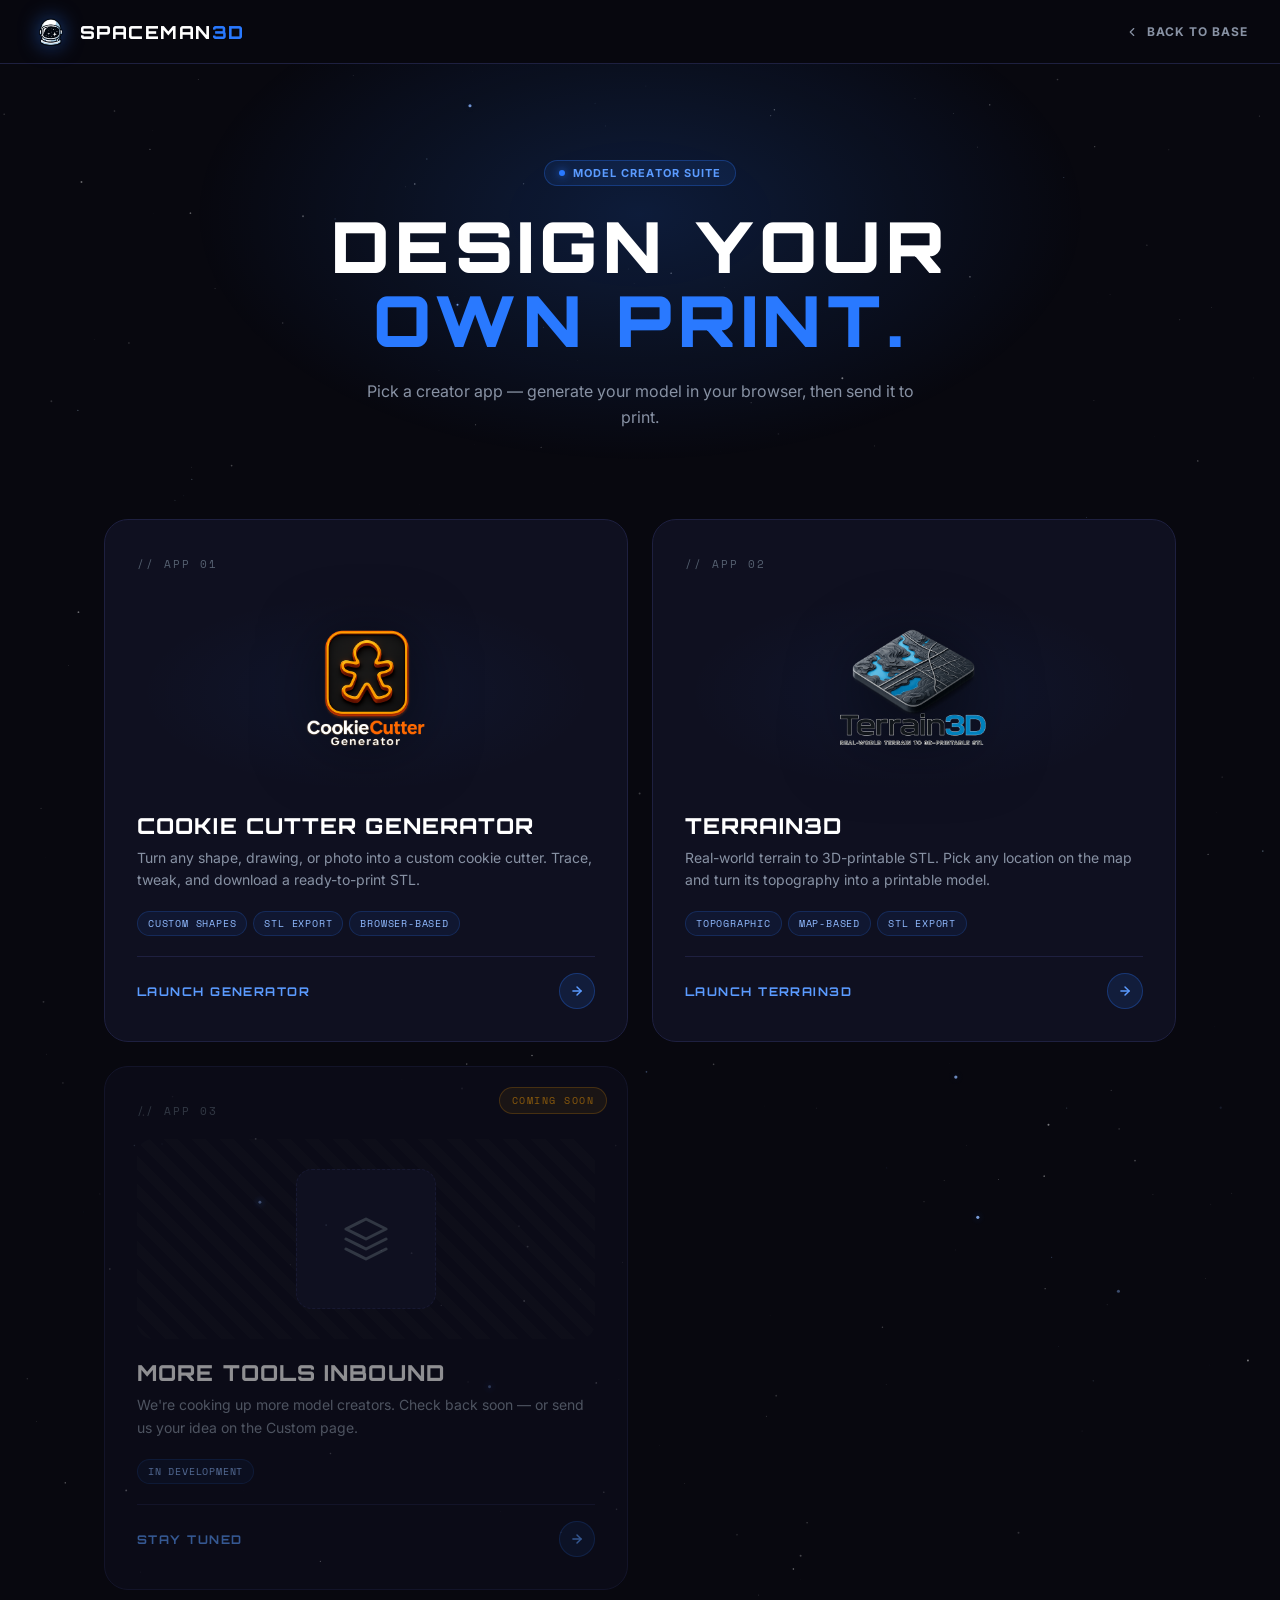
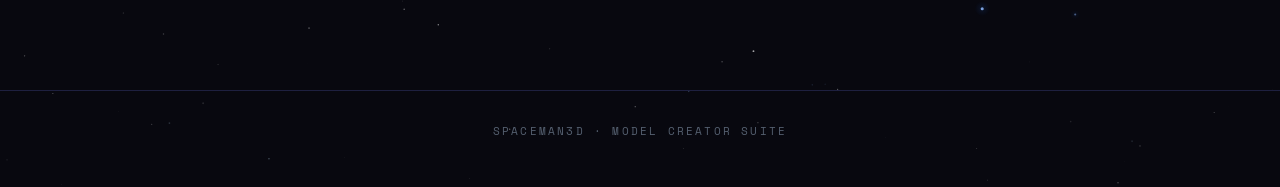
<file: design_handoff_spaceman3d_website/model-creator.html>
<!DOCTYPE html>
<html lang="en">
<head>
  <meta charset="UTF-8">
  <meta name="viewport" content="width=device-width, initial-scale=1.0">
  <title>Model Creator — SPACEMAN3D</title>
  <link rel="preconnect" href="https://fonts.googleapis.com">
  <link rel="preconnect" href="https://fonts.gstatic.com" crossorigin>
  <link href="https://fonts.googleapis.com/css2?family=Orbitron:wght@400;500;600;700;800;900&family=Inter:wght@300;400;500;600;700;800&family=Space+Mono:wght@400;700&display=swap" rel="stylesheet">
  <style>
    :root {
      --bg-deep:#08080F; --bg-surface:#0F1020; --bg-raised:#161830;
      --blue-500:#2979FF; --blue-400:#5B9BFF; --blue-300:#90BAFF;
      --fg1:#E8EDF5; --fg2:#B0BBCC; --fg3:#8892A4; --fg4:#556070;
      --border:#1E2040; --border-strong:#262850;
      --glow-sm:0 0 12px rgba(41,121,255,0.25);
      --glow-md:0 0 24px rgba(41,121,255,0.35);
      --font-display:'Orbitron',sans-serif;
      --font-body:'Inter',sans-serif;
      --font-mono:'Space Mono',monospace;
      --radius-md:12px; --radius-lg:16px; --radius-xl:24px; --radius-full:9999px;
      --transition:200ms ease-out;
    }
    *,*::before,*::after { margin:0; padding:0; box-sizing:border-box; }
    body { background:var(--bg-deep); color:var(--fg1); font-family:var(--font-body); min-height:100vh; -webkit-font-smoothing:antialiased; }
    #starsCanvas { position:fixed; inset:0; pointer-events:none; z-index:0; }

    .header { position:fixed; top:0; left:0; right:0; z-index:100; height:64px; display:flex; align-items:center; justify-content:space-between; padding:0 32px; background:rgba(8,8,15,0.85); backdrop-filter:blur(16px); border-bottom:1px solid var(--border); }
    .header-logo { display:flex; align-items:center; gap:12px; text-decoration:none; }
    .header-logo img { width:36px; height:36px; filter:drop-shadow(0 0 10px rgba(41,121,255,0.5)); }
    .header-wordmark { font-family:var(--font-display); font-size:18px; font-weight:800; color:#fff; letter-spacing:0.08em; text-transform:uppercase; }
    .header-wordmark span { color:var(--blue-500); }
    .header-back { display:flex; align-items:center; gap:8px; font-size:12px; font-weight:700; letter-spacing:0.08em; text-transform:uppercase; color:var(--fg3); text-decoration:none; transition:color 150ms; }
    .header-back:hover { color:var(--blue-400); }
    .header-back svg { width:14px; height:14px; stroke:currentColor; fill:none; stroke-width:2; stroke-linecap:round; stroke-linejoin:round; }

    .page { position:relative; z-index:1; padding-top:64px; }

    .hero { position:relative; padding:96px 64px 56px; text-align:center; overflow:hidden; }
    .hero-glow { position:absolute; top:-100px; left:50%; transform:translateX(-50%); width:900px; height:500px; background:radial-gradient(ellipse, rgba(41,121,255,0.18) 0%, transparent 70%); pointer-events:none; }
    .hero-badge { display:inline-flex; align-items:center; gap:8px; background:rgba(41,121,255,0.1); border:1px solid rgba(41,121,255,0.3); border-radius:var(--radius-full); padding:5px 14px; margin-bottom:24px; position:relative; }
    .hero-badge-dot { width:6px; height:6px; border-radius:50%; background:var(--blue-500); box-shadow:0 0 8px rgba(41,121,255,0.9); animation:pulse 2s ease-in-out infinite; }
    @keyframes pulse { 0%,100% { box-shadow:0 0 8px rgba(41,121,255,0.9); } 50% { box-shadow:0 0 16px rgba(41,121,255,1), 0 0 24px rgba(41,121,255,0.5); } }
    .hero-badge-text { font-size:11px; font-weight:700; color:var(--blue-400); letter-spacing:0.1em; text-transform:uppercase; }
    .hero h1 { font-family:var(--font-display); font-size:clamp(2.4rem,5.5vw,4.6rem); font-weight:900; color:#fff; text-transform:uppercase; letter-spacing:0.08em; line-height:1.05; margin-bottom:20px; position:relative; }
    .hero h1 span { color:var(--blue-500); }
    .hero-sub { font-size:16px; color:var(--fg3); line-height:1.65; max-width:560px; margin:0 auto; position:relative; }

    .apps-grid { max-width:1200px; margin:0 auto; padding:32px 64px 100px; display:grid; grid-template-columns:repeat(auto-fit, minmax(360px, 1fr)); gap:24px; }

    .app-card { position:relative; background:var(--bg-surface); border:1px solid var(--border); border-radius:var(--radius-xl); padding:36px 32px 32px; text-decoration:none; color:inherit; overflow:hidden; transition:all var(--transition); display:flex; flex-direction:column; gap:20px; min-height:440px; }
    .app-card::before { content:''; position:absolute; inset:0; background:radial-gradient(circle at top right, rgba(41,121,255,0.1), transparent 60%); opacity:0; transition:opacity var(--transition); pointer-events:none; }
    .app-card:hover { border-color:var(--blue-500); transform:translateY(-6px); box-shadow:var(--glow-md), 0 16px 48px rgba(0,0,0,0.5); }
    .app-card:hover::before { opacity:1; }

    .app-num { font-family:var(--font-mono); font-size:11px; color:var(--fg4); letter-spacing:0.18em; }

    .app-logo-wrap { display:flex; align-items:center; justify-content:center; height:200px; background:radial-gradient(ellipse at center, rgba(41,121,255,0.06), transparent 70%); border-radius:var(--radius-lg); position:relative; }
    .app-logo-wrap img { max-width:80%; max-height:170px; object-fit:contain; filter:drop-shadow(0 8px 32px rgba(0,0,0,0.6)); transition:transform var(--transition); }
    .app-card:hover .app-logo-wrap img { transform:scale(1.05); }

    .app-info h3 { font-family:var(--font-display); font-size:22px; font-weight:800; color:#fff; text-transform:uppercase; letter-spacing:0.05em; margin-bottom:8px; }
    .app-info p { font-size:14px; color:var(--fg3); line-height:1.6; }

    .app-tags { display:flex; flex-wrap:wrap; gap:6px; }
    .app-tag { font-family:var(--font-mono); font-size:10px; padding:4px 10px; border-radius:var(--radius-full); background:rgba(41,121,255,0.08); border:1px solid rgba(41,121,255,0.2); color:var(--blue-300); letter-spacing:0.08em; text-transform:uppercase; }

    .app-cta { margin-top:auto; display:flex; align-items:center; justify-content:space-between; gap:12px; padding-top:16px; border-top:1px solid var(--border); }
    .app-cta-text { font-family:var(--font-display); font-size:12px; font-weight:700; letter-spacing:0.12em; text-transform:uppercase; color:var(--blue-400); }
    .app-cta-arrow { width:36px; height:36px; border-radius:50%; background:rgba(41,121,255,0.12); border:1px solid rgba(41,121,255,0.3); display:flex; align-items:center; justify-content:center; transition:all var(--transition); }
    .app-card:hover .app-cta-arrow { background:var(--blue-500); border-color:var(--blue-500); transform:translateX(4px); box-shadow:var(--glow-sm); }
    .app-cta-arrow svg { width:14px; height:14px; stroke:var(--blue-400); fill:none; stroke-width:2.5; stroke-linecap:round; stroke-linejoin:round; transition:stroke var(--transition); }
    .app-card:hover .app-cta-arrow svg { stroke:#fff; }

    .coming-soon { opacity:0.55; pointer-events:none; }
    .coming-soon .app-logo-wrap { background:repeating-linear-gradient(45deg, rgba(255,255,255,0.02) 0 10px, transparent 10px 20px); }
    .coming-soon-stamp { position:absolute; top:20px; right:20px; font-family:var(--font-mono); font-size:10px; padding:5px 12px; border-radius:var(--radius-full); background:rgba(245,158,11,0.12); border:1px solid rgba(245,158,11,0.4); color:#F59E0B; letter-spacing:0.15em; text-transform:uppercase; }

    .coming-soon-icon { width:140px; height:140px; border-radius:var(--radius-lg); background:var(--bg-raised); border:1.5px dashed var(--border-strong); display:flex; align-items:center; justify-content:center; }
    .coming-soon-icon svg { width:48px; height:48px; stroke:var(--fg4); fill:none; stroke-width:1.5; stroke-linecap:round; stroke-linejoin:round; }

    footer { padding:32px 64px 48px; text-align:center; border-top:1px solid var(--border); }
    footer p { font-family:var(--font-mono); font-size:11px; color:var(--fg4); letter-spacing:0.2em; text-transform:uppercase; }

    @media (max-width:700px) { .apps-grid { padding:32px; } .hero { padding:80px 32px 40px; } }
    ::-webkit-scrollbar { width:6px; } ::-webkit-scrollbar-track { background:var(--bg-deep); } ::-webkit-scrollbar-thumb { background:var(--border-strong); border-radius:3px; }
  </style>
</head>
<body>

<canvas id="starsCanvas"></canvas>

<div class="page">

  <header class="header">
    <a class="header-logo" href="index.html">
      <img src="assets/spaceman-helmet.png" alt="SPACEMAN3D">
      <span class="header-wordmark">SPACEMAN<span>3D</span></span>
    </a>
    <a class="header-back" href="index.html">
      <svg viewBox="0 0 24 24"><polyline points="15 18 9 12 15 6"/></svg>
      Back to Base
    </a>
  </header>

  <section class="hero">
    <div class="hero-glow"></div>
    <div class="hero-badge">
      <div class="hero-badge-dot"></div>
      <span class="hero-badge-text">Model Creator Suite</span>
    </div>
    <h1>DESIGN YOUR<br><span>OWN PRINT.</span></h1>
    <p class="hero-sub">Pick a creator app — generate your model in your browser, then send it to print.</p>
  </section>

  <section class="apps-grid">

    <a class="app-card" href="#">
      <div class="app-num">// APP 01</div>
      <div class="app-logo-wrap">
        <img src="assets/cookie-cutter-logo.png" alt="Cookie Cutter Generator">
      </div>
      <div class="app-info">
        <h3>Cookie Cutter Generator</h3>
        <p>Turn any shape, drawing, or photo into a custom cookie cutter. Trace, tweak, and download a ready-to-print STL.</p>
      </div>
      <div class="app-tags">
        <span class="app-tag">Custom Shapes</span>
        <span class="app-tag">STL Export</span>
        <span class="app-tag">Browser-Based</span>
      </div>
      <div class="app-cta">
        <span class="app-cta-text">Launch Generator</span>
        <div class="app-cta-arrow">
          <svg viewBox="0 0 24 24"><line x1="5" y1="12" x2="19" y2="12"/><polyline points="12 5 19 12 12 19"/></svg>
        </div>
      </div>
    </a>

    <a class="app-card" href="#">
      <div class="app-num">// APP 02</div>
      <div class="app-logo-wrap">
        <img src="assets/terrain3d-logo.png" alt="Terrain3D">
      </div>
      <div class="app-info">
        <h3>Terrain3D</h3>
        <p>Real-world terrain to 3D-printable STL. Pick any location on the map and turn its topography into a printable model.</p>
      </div>
      <div class="app-tags">
        <span class="app-tag">Topographic</span>
        <span class="app-tag">Map-Based</span>
        <span class="app-tag">STL Export</span>
      </div>
      <div class="app-cta">
        <span class="app-cta-text">Launch Terrain3D</span>
        <div class="app-cta-arrow">
          <svg viewBox="0 0 24 24"><line x1="5" y1="12" x2="19" y2="12"/><polyline points="12 5 19 12 12 19"/></svg>
        </div>
      </div>
    </a>

    <div class="app-card coming-soon">
      <span class="coming-soon-stamp">Coming Soon</span>
      <div class="app-num">// APP 03</div>
      <div class="app-logo-wrap">
        <div class="coming-soon-icon">
          <svg viewBox="0 0 24 24"><path d="M12 2L2 7l10 5 10-5-10-5z"/><polyline points="2 17 12 22 22 17"/><polyline points="2 12 12 17 22 12"/></svg>
        </div>
      </div>
      <div class="app-info">
        <h3>More Tools Inbound</h3>
        <p>We're cooking up more model creators. Check back soon — or send us your idea on the Custom page.</p>
      </div>
      <div class="app-tags">
        <span class="app-tag">In Development</span>
      </div>
      <div class="app-cta">
        <span class="app-cta-text">Stay Tuned</span>
        <div class="app-cta-arrow">
          <svg viewBox="0 0 24 24"><line x1="5" y1="12" x2="19" y2="12"/><polyline points="12 5 19 12 12 19"/></svg>
        </div>
      </div>
    </div>

  </section>

  <footer>
    <p>SPACEMAN3D · Model Creator Suite</p>
  </footer>

</div>

<script>
  const sc = document.getElementById('starsCanvas');
  const sx = sc.getContext('2d');
  let stars = [];
  function resizeStars() {
    sc.width = window.innerWidth;
    sc.height = Math.max(window.innerHeight, document.body.scrollHeight);
    stars = [];
    const count = Math.min(350, Math.floor(sc.width * sc.height / 4500));
    for (let i = 0; i < count; i++) {
      const roll = Math.random();
      const type = roll > 0.92 ? 1 : roll > 0.78 ? 2 : 0;
      stars.push({ x:Math.random()*sc.width, y:Math.random()*sc.height,
        r: type===1 ? Math.random()*1.1+0.6 : Math.random()*0.9+0.1,
        baseAlpha: type===1 ? 0.85 : Math.random()*0.55+0.15,
        phase:Math.random()*Math.PI*2, phase2:Math.random()*Math.PI*2,
        speed: type===2 ? Math.random()*3+2 : Math.random()*0.6+0.2,
        speed2:Math.random()*1.4+0.4, type,
        color: roll>0.85 ? '#90BAFF' : roll>0.7 ? '#A8C8E0' : '#FFFFFF' });
    }
  }
  function drawStars(time) {
    sx.clearRect(0,0,sc.width,sc.height);
    const t = time*0.001, scrollY = window.scrollY;
    stars.forEach(s => {
      const y = s.y - scrollY*0.3;
      if (y<-10 || y>sc.height+10) return;
      let twinkle, r;
      if (s.type===1) { const raw=Math.sin(t*s.speed+s.phase); twinkle=Math.pow(Math.max(0,raw),4); r=s.r*(0.6+0.7*twinkle);
        if (twinkle>0.5) { const g=sx.createRadialGradient(s.x,y,0,s.x,y,r*5); g.addColorStop(0,`rgba(41,121,255,${0.3*twinkle})`); g.addColorStop(1,'rgba(41,121,255,0)'); sx.fillStyle=g; sx.beginPath(); sx.arc(s.x,y,r*5,0,Math.PI*2); sx.fill(); } }
      else if (s.type===2) { const a=0.5+0.5*Math.sin(t*s.speed+s.phase), b=0.5+0.5*Math.sin(t*s.speed2*1.7+s.phase2); twinkle=a*b; r=s.r; }
      else { const a=0.5+0.5*Math.sin(t*s.speed+s.phase), b=0.5+0.5*Math.sin(t*s.speed2+s.phase2); twinkle=0.3+0.7*(a*0.6+b*0.4); r=s.r; }
      const alpha = s.baseAlpha*twinkle; if (alpha<0.01) return;
      sx.globalAlpha=alpha; sx.fillStyle=s.color; sx.beginPath(); sx.arc(s.x,y,r,0,Math.PI*2); sx.fill();
    });
    sx.globalAlpha=1;
  }
  window.addEventListener('resize', resizeStars);
  resizeStars();
  function loop(t) { drawStars(t); requestAnimationFrame(loop); }
  requestAnimationFrame(loop);
</script>
</body>
</html>
</file>
<file: flight-school.css>
:root {
  --bg-deep:#08080F; --bg-surface:#0F1020; --bg-raised:#161830; --bg-overlay:#1A1C35;
  --blue-500:#2979FF; --blue-400:#5B9BFF; --blue-300:#90BAFF; --blue-600:#1565C0;
  --fg1:#E8EDF5; --fg2:#B0BBCC; --fg3:#8892A4; --fg4:#556070;
  --border:#1E2040; --border-strong:#262850;
  --glow-sm:0 0 12px rgba(41,121,255,0.25);
  --glow-md:0 0 24px rgba(41,121,255,0.35);
  --glow-cta:0 0 20px rgba(41,121,255,0.55), 0 4px 24px rgba(0,0,0,0.5);
  --font-display:'Orbitron',sans-serif;
  --font-body:'Inter',sans-serif;
  --font-mono:'Space Mono',monospace;
  --radius-sm:6px; --radius-md:12px; --radius-lg:16px; --radius-xl:24px; --radius-full:9999px;
  --transition:200ms ease-out;
}
*,*::before,*::after { margin:0; padding:0; box-sizing:border-box; }
body { background:var(--bg-deep); color:var(--fg1); font-family:var(--font-body); min-height:100vh; -webkit-font-smoothing:antialiased; }
#starsCanvas { position:fixed; inset:0; pointer-events:none; z-index:0; }

.header { position:fixed; top:0; left:0; right:0; z-index:100; height:64px; display:flex; align-items:center; justify-content:space-between; padding:0 32px; background:rgba(8,8,15,0.85); backdrop-filter:blur(16px); border-bottom:1px solid var(--border); }
.header-logo { display:flex; align-items:center; gap:12px; text-decoration:none; }
.header-logo img { width:36px; height:36px; filter:drop-shadow(0 0 10px rgba(41,121,255,0.5)); }
.header-wordmark { font-family:var(--font-display); font-size:18px; font-weight:800; color:#fff; letter-spacing:0.08em; text-transform:uppercase; }
.header-wordmark span { color:var(--blue-500); }
.header-back { display:flex; align-items:center; gap:8px; font-size:12px; font-weight:700; letter-spacing:0.08em; text-transform:uppercase; color:var(--fg3); text-decoration:none; transition:color 150ms; }
.header-back:hover { color:var(--blue-400); }
.header-back svg { width:14px; height:14px; stroke:currentColor; fill:none; stroke-width:2; stroke-linecap:round; stroke-linejoin:round; }

.page { position:relative; z-index:1; padding-top:64px; }

/* HERO */
.hero { position:relative; padding:96px 64px 56px; text-align:center; overflow:hidden; }
.hero-glow { position:absolute; top:-100px; left:50%; transform:translateX(-50%); width:900px; height:500px; background:radial-gradient(ellipse, rgba(41,121,255,0.18) 0%, transparent 70%); pointer-events:none; }
.hero-badge { display:inline-flex; align-items:center; gap:8px; background:rgba(41,121,255,0.1); border:1px solid rgba(41,121,255,0.3); border-radius:var(--radius-full); padding:5px 14px; margin-bottom:24px; position:relative; }
.hero-badge-dot { width:6px; height:6px; border-radius:50%; background:var(--blue-500); box-shadow:0 0 8px rgba(41,121,255,0.9); animation:pulse 2s ease-in-out infinite; }
@keyframes pulse { 0%,100% { box-shadow:0 0 8px rgba(41,121,255,0.9); } 50% { box-shadow:0 0 16px rgba(41,121,255,1), 0 0 24px rgba(41,121,255,0.5); } }
.hero-badge-text { font-size:11px; font-weight:700; color:var(--blue-400); letter-spacing:0.1em; text-transform:uppercase; }
.hero h1 { font-family:var(--font-display); font-size:clamp(2.4rem,5.5vw,4.6rem); font-weight:900; color:#fff; text-transform:uppercase; letter-spacing:0.08em; line-height:1.05; margin-bottom:20px; position:relative; }
.hero h1 span { color:var(--blue-500); }
.hero-sub { font-size:16px; color:var(--fg3); line-height:1.65; max-width:580px; margin:0 auto 32px; position:relative; }

/* SEARCH */
.search-bar { position:relative; max-width:560px; margin:0 auto; }
.search-bar input { width:100%; background:var(--bg-surface); border:1px solid var(--border-strong); border-radius:var(--radius-full); padding:14px 20px 14px 48px; font-family:var(--font-body); font-size:14px; color:var(--fg1); outline:none; transition:all var(--transition); }
.search-bar input::placeholder { color:var(--fg4); }
.search-bar input:focus { border-color:var(--blue-500); box-shadow:var(--glow-sm); background:var(--bg-raised); }
.search-icon { position:absolute; left:18px; top:50%; transform:translateY(-50%); width:16px; height:16px; stroke:var(--fg3); fill:none; stroke-width:2; stroke-linecap:round; stroke-linejoin:round; pointer-events:none; }

/* SECTION LABELS */
.section-label { display:flex; align-items:center; gap:14px; margin-bottom:24px; }
.section-label-line { flex:0 0 60px; height:1px; background:linear-gradient(to right, var(--blue-500), transparent); }
.section-label-text { font-family:var(--font-display); font-size:11px; font-weight:700; letter-spacing:0.22em; text-transform:uppercase; color:var(--blue-400); }

/* FEATURED */
.featured-section { max-width:1200px; margin:0 auto; padding:60px 64px 40px; }
.featured-card { background:linear-gradient(135deg, rgba(41,121,255,0.08), rgba(41,121,255,0.01)); border:1px solid rgba(41,121,255,0.3); border-radius:var(--radius-xl); padding:48px; display:grid; grid-template-columns:1fr 1.4fr; gap:48px; align-items:center; position:relative; overflow:hidden; }
.featured-card::after { content:''; position:absolute; top:-30%; right:-15%; width:500px; height:500px; background:radial-gradient(circle, rgba(41,121,255,0.15) 0%, transparent 70%); pointer-events:none; }

.featured-visual { position:relative; display:flex; align-items:center; justify-content:center; }
.featured-badge { position:absolute; top:0; left:0; font-family:var(--font-mono); font-size:10px; padding:5px 12px; border-radius:var(--radius-full); background:rgba(41,121,255,0.15); border:1px solid rgba(41,121,255,0.4); color:var(--blue-400); letter-spacing:0.18em; z-index:2; }
.featured-orbit { width:240px; height:240px; position:relative; }
.featured-orbit .orbit-svg { width:100%; height:100%; animation:spin 30s linear infinite; }
@keyframes spin { to { transform:rotate(360deg); } }

.featured-content { position:relative; z-index:1; }
.featured-meta { display:flex; align-items:center; gap:8px; margin-bottom:16px; }
.meta-pill { font-family:var(--font-mono); font-size:10px; padding:4px 10px; border-radius:var(--radius-full); background:rgba(76,175,80,0.12); border:1px solid rgba(76,175,80,0.3); color:#4CAF50; letter-spacing:0.12em; text-transform:uppercase; }
.meta-dot, .meta-text { font-size:12px; color:var(--fg4); font-family:var(--font-mono); letter-spacing:0.05em; }
.featured-card h2 { font-family:var(--font-display); font-size:clamp(2rem,3.6vw,2.8rem); font-weight:900; color:#fff; text-transform:uppercase; letter-spacing:0.06em; line-height:1.05; margin-bottom:16px; }
.featured-card h2 span { color:var(--blue-500); }
.featured-content > p { font-size:15px; color:var(--fg2); line-height:1.65; margin-bottom:20px; max-width:520px; }
.featured-list { list-style:none; display:grid; grid-template-columns:1fr 1fr; gap:8px 20px; margin-bottom:28px; }
.featured-list li { font-size:14px; color:var(--fg2); display:flex; align-items:center; gap:8px; }
.check { color:var(--blue-400); font-weight:700; }

.btn-launch { font-family:var(--font-display); font-size:13px; font-weight:700; letter-spacing:0.12em; text-transform:uppercase; padding:14px 32px; border-radius:var(--radius-full); background:var(--blue-500); color:#fff; border:none; cursor:pointer; box-shadow:var(--glow-cta); transition:all var(--transition); display:inline-flex; align-items:center; gap:10px; }
.btn-launch:hover { background:var(--blue-400); transform:translateY(-1px); box-shadow:0 0 32px rgba(41,121,255,0.7), 0 4px 24px rgba(0,0,0,0.5); }
.btn-launch svg { width:14px; height:14px; }

/* TOPICS */
.topics-section { max-width:1200px; margin:0 auto; padding:48px 64px; }
.topic-filter { display:flex; flex-wrap:wrap; gap:8px; margin-bottom:28px; }
.filter-chip { padding:8px 18px; border-radius:var(--radius-full); border:1.5px solid var(--border-strong); background:transparent; color:var(--fg3); font-family:var(--font-body); font-size:12px; font-weight:600; letter-spacing:0.05em; cursor:pointer; transition:all var(--transition); }
.filter-chip:hover { border-color:var(--blue-400); color:var(--blue-400); }
.filter-chip.active { border-color:var(--blue-500); background:rgba(41,121,255,0.12); color:var(--blue-400); box-shadow:var(--glow-sm); }

.topics-grid { display:grid; grid-template-columns:repeat(auto-fill, minmax(280px, 1fr)); gap:18px; }
.topic-card { background:var(--bg-surface); border:1px solid var(--border); border-radius:var(--radius-lg); padding:24px; cursor:pointer; transition:all var(--transition); position:relative; overflow:hidden; display:flex; flex-direction:column; gap:14px; min-height:200px; }
.topic-card::before { content:''; position:absolute; top:0; left:0; right:0; height:1px; background:linear-gradient(to right, transparent, rgba(41,121,255,0.5), transparent); opacity:0; transition:opacity var(--transition); }
.topic-card:hover { border-color:rgba(41,121,255,0.4); box-shadow:var(--glow-sm); transform:translateY(-4px); }
.topic-card:hover::before { opacity:1; }
.topic-icon { width:42px; height:42px; border-radius:var(--radius-md); background:rgba(41,121,255,0.1); border:1px solid rgba(41,121,255,0.2); display:flex; align-items:center; justify-content:center; }
.topic-icon svg { width:20px; height:20px; stroke:var(--blue-400); fill:none; stroke-width:1.8; stroke-linecap:round; stroke-linejoin:round; }
.topic-level { font-family:var(--font-mono); font-size:10px; color:var(--fg4); letter-spacing:0.15em; text-transform:uppercase; }
.topic-card h3 { font-family:var(--font-display); font-size:15px; font-weight:700; color:#fff; text-transform:uppercase; letter-spacing:0.04em; line-height:1.25; }
.topic-card p { font-size:13px; color:var(--fg3); line-height:1.5; flex:1; }
.topic-meta { display:flex; align-items:center; justify-content:space-between; padding-top:12px; border-top:1px solid var(--border); font-size:11px; color:var(--fg4); font-family:var(--font-mono); letter-spacing:0.05em; }
.topic-meta .arrow { color:var(--blue-400); font-size:16px; }

/* LIBRARY */
.library-section { max-width:1200px; margin:0 auto; padding:48px 64px; }
.library-tabs { display:flex; flex-wrap:wrap; gap:4px; margin-bottom:24px; border-bottom:1px solid var(--border); }
.tab { background:none; border:none; padding:12px 20px; color:var(--fg3); font-family:var(--font-body); font-size:13px; font-weight:600; cursor:pointer; transition:all var(--transition); border-bottom:2px solid transparent; margin-bottom:-1px; }
.tab:hover { color:var(--blue-400); }
.tab.active { color:var(--blue-400); border-bottom-color:var(--blue-500); }

.library-content { min-height:300px; }
.lib-list { display:flex; flex-direction:column; gap:10px; }
.lib-item { display:flex; align-items:center; gap:16px; padding:16px 20px; background:var(--bg-surface); border:1px solid var(--border); border-radius:var(--radius-md); cursor:pointer; transition:all var(--transition); }
.lib-item:hover { border-color:rgba(41,121,255,0.4); background:var(--bg-raised); transform:translateX(4px); }
.lib-item-icon { width:36px; height:36px; border-radius:var(--radius-sm); background:rgba(41,121,255,0.1); display:flex; align-items:center; justify-content:center; flex-shrink:0; font-size:16px; }
.lib-item-body { flex:1; }
.lib-item-title { font-size:14px; font-weight:600; color:var(--fg1); margin-bottom:2px; }
.lib-item-sub { font-size:12px; color:var(--fg4); }
.lib-item-tag { font-family:var(--font-mono); font-size:10px; padding:3px 8px; border-radius:var(--radius-full); background:rgba(41,121,255,0.1); color:var(--blue-400); letter-spacing:0.1em; text-transform:uppercase; }

.glossary-grid { display:grid; grid-template-columns:repeat(auto-fill, minmax(260px, 1fr)); gap:12px; }
.glossary-term { background:var(--bg-surface); border:1px solid var(--border); border-radius:var(--radius-md); padding:16px 20px; }
.glossary-term dt { font-family:var(--font-display); font-size:13px; font-weight:700; color:var(--blue-400); text-transform:uppercase; letter-spacing:0.06em; margin-bottom:6px; }
.glossary-term dd { font-size:13px; color:var(--fg2); line-height:1.55; }

.faq-item { background:var(--bg-surface); border:1px solid var(--border); border-radius:var(--radius-md); margin-bottom:8px; overflow:hidden; }
.faq-q { width:100%; text-align:left; padding:16px 20px; background:none; border:none; color:var(--fg1); font-family:var(--font-body); font-size:14px; font-weight:600; cursor:pointer; display:flex; justify-content:space-between; align-items:center; gap:16px; }
.faq-q:hover { color:var(--blue-400); }
.faq-q .chev { color:var(--fg4); font-size:18px; transition:transform var(--transition); }
.faq-item.open .chev { transform:rotate(180deg); color:var(--blue-400); }
.faq-a { padding:0 20px; max-height:0; overflow:hidden; transition:max-height 300ms ease, padding 300ms ease; color:var(--fg3); font-size:13px; line-height:1.65; }
.faq-item.open .faq-a { max-height:500px; padding:0 20px 16px; }

/* CTA */
.cta-strip { max-width:1200px; margin:0 auto 100px; padding:0 64px; }
.cta-card { background:linear-gradient(135deg, rgba(41,121,255,0.12), rgba(41,121,255,0.02)); border:1px solid rgba(41,121,255,0.3); border-radius:var(--radius-lg); padding:48px 56px; display:flex; align-items:center; justify-content:space-between; gap:32px; position:relative; overflow:hidden; }
.cta-card::after { content:''; position:absolute; top:-40%; right:-10%; width:300px; height:300px; background:radial-gradient(circle, rgba(41,121,255,0.18) 0%, transparent 70%); pointer-events:none; }
.cta-text { position:relative; z-index:1; }
.cta-text h3 { font-family:var(--font-display); font-size:1.8rem; font-weight:900; color:#fff; text-transform:uppercase; letter-spacing:0.05em; line-height:1.1; margin-bottom:8px; }
.cta-text h3 span { color:var(--blue-400); }
.cta-text p { color:var(--fg2); font-size:15px; max-width:420px; }
.cta-btn { font-family:var(--font-display); font-size:13px; font-weight:700; letter-spacing:0.12em; text-transform:uppercase; padding:14px 32px; border-radius:var(--radius-full); background:var(--blue-500); color:#fff; border:none; cursor:pointer; box-shadow:var(--glow-cta); transition:all var(--transition); white-space:nowrap; display:flex; align-items:center; gap:10px; text-decoration:none; position:relative; z-index:1; }
.cta-btn:hover { background:var(--blue-400); transform:translateY(-1px); box-shadow:0 0 32px rgba(41,121,255,0.7), 0 4px 24px rgba(0,0,0,0.5); }
.cta-btn svg { width:14px; height:14px; stroke:currentColor; fill:none; stroke-width:2.5; stroke-linecap:round; stroke-linejoin:round; }

.coming-soon-banner { max-width:1200px; margin:24px auto -12px; padding:0 64px; }
.coming-soon-banner-inner { background:linear-gradient(135deg, rgba(245,158,11,0.1), rgba(245,158,11,0.02)); border:1px solid rgba(245,158,11,0.35); border-radius:var(--radius-lg); padding:18px 24px; display:flex; align-items:center; gap:14px; }
.coming-soon-banner-icon { width:32px; height:32px; border-radius:var(--radius-sm); background:rgba(245,158,11,0.15); display:flex; align-items:center; justify-content:center; flex-shrink:0; }
.coming-soon-banner-icon svg { width:16px; height:16px; stroke:#F59E0B; fill:none; stroke-width:2; stroke-linecap:round; stroke-linejoin:round; }
.coming-soon-banner-text { font-size:13px; color:var(--fg2); line-height:1.5; }
.coming-soon-banner-text strong { font-family:var(--font-display); color:#F59E0B; letter-spacing:0.12em; text-transform:uppercase; font-size:11px; font-weight:800; margin-right:8px; }

.cs-pill { display:inline-flex; align-items:center; gap:5px; font-family:var(--font-display); font-size:9px; font-weight:800; padding:3px 9px; border-radius:var(--radius-full); background:rgba(245,158,11,0.12); border:1px solid rgba(245,158,11,0.4); color:#F59E0B; letter-spacing:0.18em; text-transform:uppercase; vertical-align:middle; }
.cs-pill::before { content:''; width:4px; height:4px; border-radius:50%; background:#F59E0B; box-shadow:0 0 5px #F59E0B; }
.cs-stamp-corner { position:absolute; top:14px; right:14px; z-index:3; }

.featured-card .cs-stamp-corner, .topic-card .cs-stamp-corner, .lib-item .cs-stamp-corner, .glossary-term .cs-stamp-corner, .faq-item .cs-stamp-corner { position:absolute; }
.topic-card, .lib-item, .glossary-term, .faq-item { position:relative; }

.btn-launch[disabled], .btn-launch.cs-disabled { background:var(--bg-raised); color:var(--fg3); box-shadow:none; cursor:not-allowed; border:1px solid var(--border-strong); }
.btn-launch[disabled]:hover, .btn-launch.cs-disabled:hover { background:var(--bg-raised); transform:none; box-shadow:none; }

footer { padding:32px 64px 48px; text-align:center; border-top:1px solid var(--border); }
footer p { font-family:var(--font-mono); font-size:11px; color:var(--fg4); letter-spacing:0.2em; text-transform:uppercase; }

@media (max-width:900px) {
  .featured-card { grid-template-columns:1fr; padding:32px; }
  .featured-list { grid-template-columns:1fr; }
  .cta-card { flex-direction:column; align-items:flex-start; padding:32px; }
  .hero, .topics-section, .library-section, .featured-section, .cta-strip { padding-left:32px; padding-right:32px; }
}
@media (max-width:600px) {
  .header { padding:0 16px; }
  .header-wordmark { font-size:15px; letter-spacing:0.06em; }
  .header-logo img { width:30px; height:30px; }
  .header-logo { gap:8px; }
  .header-back { font-size:11px; min-height:44px; padding:0 4px; }
  .hero { padding:64px 20px 36px; }
  .hero h1 { letter-spacing:0.06em; }
  .hero-sub { font-size:14px; }
  .search-bar input { font-size:16px; padding:12px 16px 12px 44px; } /* 16px prevents iOS auto-zoom */
  .featured-section { padding:32px 20px 24px; }
  .featured-card { padding:24px; gap:24px; }
  .featured-orbit { width:180px; height:180px; }
  .featured-card h2 { font-size:1.6rem; }
  .featured-content > p { font-size:14px; }
  .btn-launch { width:100%; justify-content:center; padding:14px 24px; }
  .topics-section, .library-section { padding:32px 20px; }
  .topics-grid { grid-template-columns:1fr; }
  .topic-card { padding:20px; min-height:0; }
  .topic-filter { gap:6px; }
  .filter-chip { padding:11px 14px; font-size:11px; min-height:44px; }
  .library-tabs { gap:0; overflow-x:auto; white-space:nowrap; flex-wrap:nowrap; padding-bottom:2px; }
  .library-tabs::-webkit-scrollbar { display:none; }
  .tab { padding:13px 14px; font-size:12px; min-height:44px; }
  .lib-item { padding:14px; gap:12px; }
  .lib-item-icon { width:32px; height:32px; font-size:14px; }
  .lib-item-title { font-size:13px; }
  .lib-item-sub { font-size:11px; }
  .glossary-grid { grid-template-columns:1fr; gap:8px; }
  .glossary-term { padding:14px 16px; }
  .faq-q { padding:14px 16px; font-size:13px; }
  .cta-strip { padding:0 20px; margin-bottom:60px; }
  .cta-card { padding:24px; }
  .cta-text h3 { font-size:1.4rem; }
  .cta-btn { width:100%; justify-content:center; }
  footer { padding:24px 20px 32px; }
  .coming-soon-banner { padding:0 20px; }
  .coming-soon-banner-inner { padding:14px 16px; flex-direction:column; align-items:flex-start; }
  .coming-soon-banner-text { font-size:12px; }
}

::-webkit-scrollbar { width:6px; }
::-webkit-scrollbar-track { background:var(--bg-deep); }
::-webkit-scrollbar-thumb { background:var(--border-strong); border-radius:3px; }
</file>
